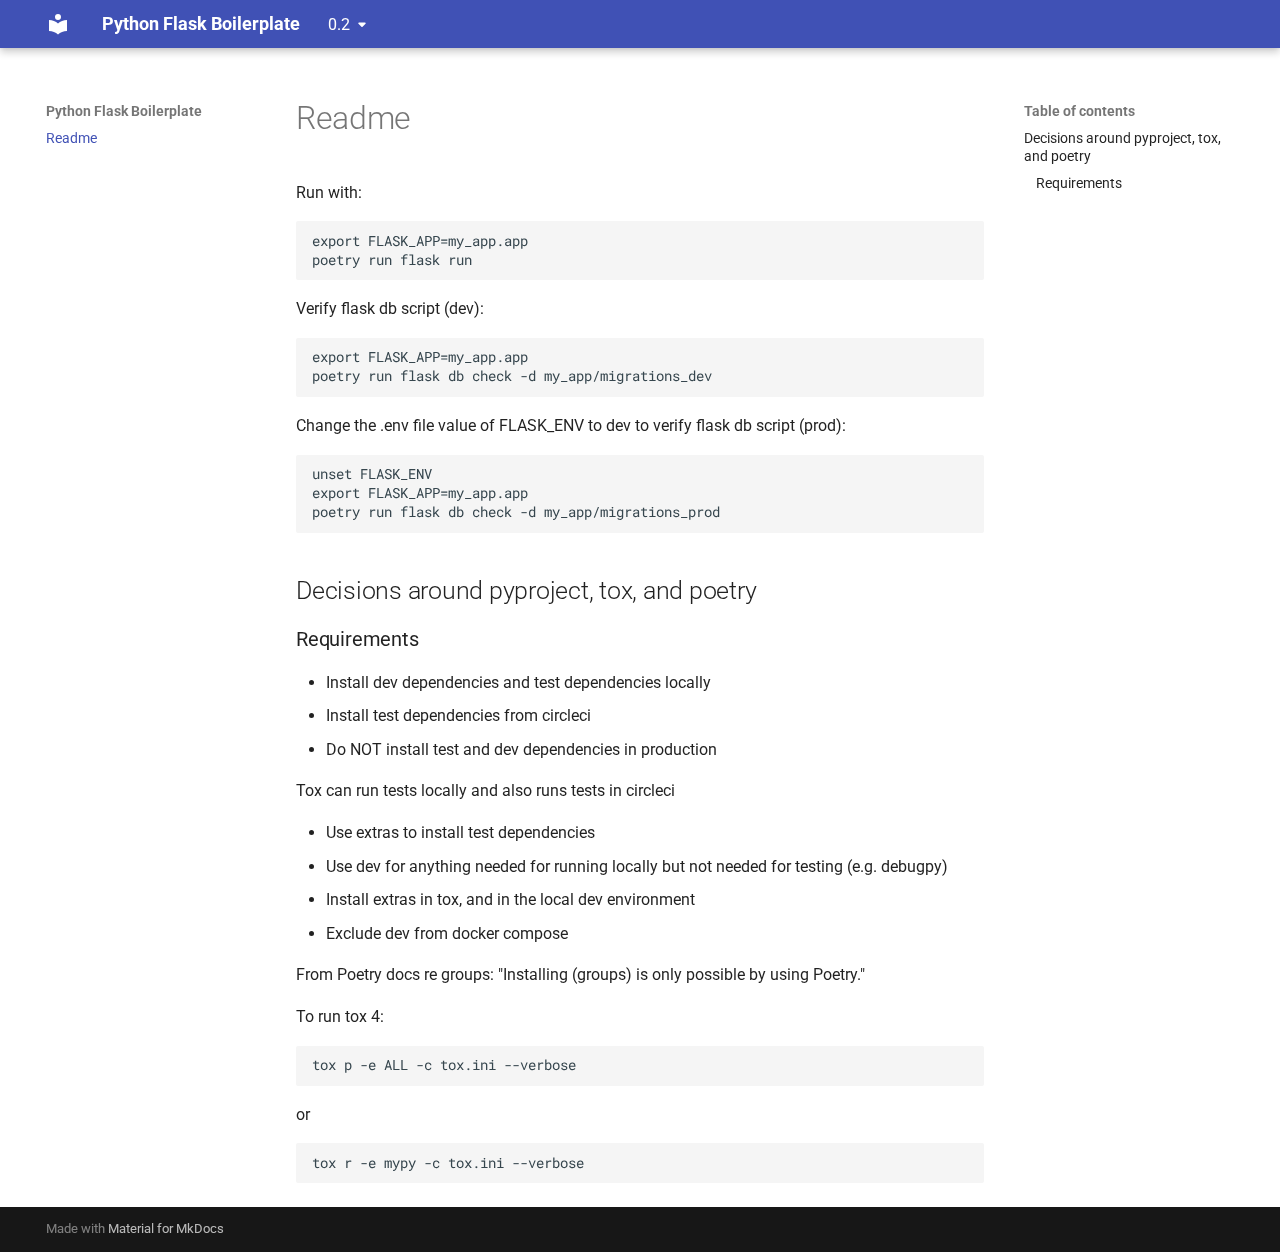
<file: 0.2/index.html>
<!doctype html>
<html lang="en" class="no-js">
  <head>
    
      <meta charset="utf-8">
      <meta name="viewport" content="width=device-width,initial-scale=1">
      
      
      
      
      
      
      <link rel="icon" href="assets/images/favicon.png">
      <meta name="generator" content="mkdocs-1.5.3, mkdocs-material-9.5.15">
    
    
      
        <title>Python Flask Boilerplate</title>
      
    
    
      <link rel="stylesheet" href="assets/stylesheets/main.7e359304.min.css">
      
      


    
    
      
    
    
      
        
        
        <link rel="preconnect" href="https://fonts.gstatic.com" crossorigin>
        <link rel="stylesheet" href="https://fonts.googleapis.com/css?family=Roboto:300,300i,400,400i,700,700i%7CRoboto+Mono:400,400i,700,700i&display=fallback">
        <style>:root{--md-text-font:"Roboto";--md-code-font:"Roboto Mono"}</style>
      
    
    
    <script>__md_scope=new URL(".",location),__md_hash=e=>[...e].reduce((e,_)=>(e<<5)-e+_.charCodeAt(0),0),__md_get=(e,_=localStorage,t=__md_scope)=>JSON.parse(_.getItem(t.pathname+"."+e)),__md_set=(e,_,t=localStorage,a=__md_scope)=>{try{t.setItem(a.pathname+"."+e,JSON.stringify(_))}catch(e){}}</script>
    
      

    
    
    
  </head>
  
  
    <body dir="ltr">
  
    
    <input class="md-toggle" data-md-toggle="drawer" type="checkbox" id="__drawer" autocomplete="off">
    <input class="md-toggle" data-md-toggle="search" type="checkbox" id="__search" autocomplete="off">
    <label class="md-overlay" for="__drawer"></label>
    <div data-md-component="skip">
      
        
        <a href="#readme" class="md-skip">
          Skip to content
        </a>
      
    </div>
    <div data-md-component="announce">
      
    </div>
    
      <div data-md-color-scheme="default" data-md-component="outdated" hidden>
        
      </div>
    
    
      

  

<header class="md-header md-header--shadow" data-md-component="header">
  <nav class="md-header__inner md-grid" aria-label="Header">
    <a href="." title="Python Flask Boilerplate" class="md-header__button md-logo" aria-label="Python Flask Boilerplate" data-md-component="logo">
      
  
  <svg xmlns="http://www.w3.org/2000/svg" viewBox="0 0 24 24"><path d="M12 8a3 3 0 0 0 3-3 3 3 0 0 0-3-3 3 3 0 0 0-3 3 3 3 0 0 0 3 3m0 3.54C9.64 9.35 6.5 8 3 8v11c3.5 0 6.64 1.35 9 3.54 2.36-2.19 5.5-3.54 9-3.54V8c-3.5 0-6.64 1.35-9 3.54Z"/></svg>

    </a>
    <label class="md-header__button md-icon" for="__drawer">
      
      <svg xmlns="http://www.w3.org/2000/svg" viewBox="0 0 24 24"><path d="M3 6h18v2H3V6m0 5h18v2H3v-2m0 5h18v2H3v-2Z"/></svg>
    </label>
    <div class="md-header__title" data-md-component="header-title">
      <div class="md-header__ellipsis">
        <div class="md-header__topic">
          <span class="md-ellipsis">
            Python Flask Boilerplate
          </span>
        </div>
        <div class="md-header__topic" data-md-component="header-topic">
          <span class="md-ellipsis">
            
              Readme
            
          </span>
        </div>
      </div>
    </div>
    
    
      <script>var media,input,key,value,palette=__md_get("__palette");if(palette&&palette.color){"(prefers-color-scheme)"===palette.color.media&&(media=matchMedia("(prefers-color-scheme: light)"),input=document.querySelector(media.matches?"[data-md-color-media='(prefers-color-scheme: light)']":"[data-md-color-media='(prefers-color-scheme: dark)']"),palette.color.media=input.getAttribute("data-md-color-media"),palette.color.scheme=input.getAttribute("data-md-color-scheme"),palette.color.primary=input.getAttribute("data-md-color-primary"),palette.color.accent=input.getAttribute("data-md-color-accent"));for([key,value]of Object.entries(palette.color))document.body.setAttribute("data-md-color-"+key,value)}</script>
    
    
    
    
  </nav>
  
</header>
    
    <div class="md-container" data-md-component="container">
      
      
        
          
        
      
      <main class="md-main" data-md-component="main">
        <div class="md-main__inner md-grid">
          
            
              
              <div class="md-sidebar md-sidebar--primary" data-md-component="sidebar" data-md-type="navigation" >
                <div class="md-sidebar__scrollwrap">
                  <div class="md-sidebar__inner">
                    



<nav class="md-nav md-nav--primary" aria-label="Navigation" data-md-level="0">
  <label class="md-nav__title" for="__drawer">
    <a href="." title="Python Flask Boilerplate" class="md-nav__button md-logo" aria-label="Python Flask Boilerplate" data-md-component="logo">
      
  
  <svg xmlns="http://www.w3.org/2000/svg" viewBox="0 0 24 24"><path d="M12 8a3 3 0 0 0 3-3 3 3 0 0 0-3-3 3 3 0 0 0-3 3 3 3 0 0 0 3 3m0 3.54C9.64 9.35 6.5 8 3 8v11c3.5 0 6.64 1.35 9 3.54 2.36-2.19 5.5-3.54 9-3.54V8c-3.5 0-6.64 1.35-9 3.54Z"/></svg>

    </a>
    Python Flask Boilerplate
  </label>
  
  <ul class="md-nav__list" data-md-scrollfix>
    
      
      
  
  
    
  
  
  
    <li class="md-nav__item md-nav__item--active">
      
      <input class="md-nav__toggle md-toggle" type="checkbox" id="__toc">
      
      
        
      
      
        <label class="md-nav__link md-nav__link--active" for="__toc">
          
  
  <span class="md-ellipsis">
    Readme
  </span>
  

          <span class="md-nav__icon md-icon"></span>
        </label>
      
      <a href="." class="md-nav__link md-nav__link--active">
        
  
  <span class="md-ellipsis">
    Readme
  </span>
  

      </a>
      
        

<nav class="md-nav md-nav--secondary" aria-label="Table of contents">
  
  
  
    
  
  
    <label class="md-nav__title" for="__toc">
      <span class="md-nav__icon md-icon"></span>
      Table of contents
    </label>
    <ul class="md-nav__list" data-md-component="toc" data-md-scrollfix>
      
        <li class="md-nav__item">
  <a href="#decisions-around-pyproject-tox-and-poetry" class="md-nav__link">
    <span class="md-ellipsis">
      Decisions around pyproject, tox, and poetry
    </span>
  </a>
  
    <nav class="md-nav" aria-label="Decisions around pyproject, tox, and poetry">
      <ul class="md-nav__list">
        
          <li class="md-nav__item">
  <a href="#requirements" class="md-nav__link">
    <span class="md-ellipsis">
      Requirements
    </span>
  </a>
  
</li>
        
      </ul>
    </nav>
  
</li>
      
    </ul>
  
</nav>
      
    </li>
  

    
  </ul>
</nav>
                  </div>
                </div>
              </div>
            
            
              
              <div class="md-sidebar md-sidebar--secondary" data-md-component="sidebar" data-md-type="toc" >
                <div class="md-sidebar__scrollwrap">
                  <div class="md-sidebar__inner">
                    

<nav class="md-nav md-nav--secondary" aria-label="Table of contents">
  
  
  
    
  
  
    <label class="md-nav__title" for="__toc">
      <span class="md-nav__icon md-icon"></span>
      Table of contents
    </label>
    <ul class="md-nav__list" data-md-component="toc" data-md-scrollfix>
      
        <li class="md-nav__item">
  <a href="#decisions-around-pyproject-tox-and-poetry" class="md-nav__link">
    <span class="md-ellipsis">
      Decisions around pyproject, tox, and poetry
    </span>
  </a>
  
    <nav class="md-nav" aria-label="Decisions around pyproject, tox, and poetry">
      <ul class="md-nav__list">
        
          <li class="md-nav__item">
  <a href="#requirements" class="md-nav__link">
    <span class="md-ellipsis">
      Requirements
    </span>
  </a>
  
</li>
        
      </ul>
    </nav>
  
</li>
      
    </ul>
  
</nav>
                  </div>
                </div>
              </div>
            
          
          
            <div class="md-content" data-md-component="content">
              <article class="md-content__inner md-typeset">
                
                  


<h1 id="readme">Readme</h1>
<p>Run with:</p>
<pre><code class="language-zsh">export FLASK_APP=my_app.app
poetry run flask run
</code></pre>
<p>Verify flask db script (dev):</p>
<pre><code class="language-bash">export FLASK_APP=my_app.app
poetry run flask db check -d my_app/migrations_dev
</code></pre>
<p>Change the .env file value of FLASK_ENV to dev to verify flask db script (prod):</p>
<pre><code class="language-bash">unset FLASK_ENV
export FLASK_APP=my_app.app
poetry run flask db check -d my_app/migrations_prod
</code></pre>
<h2 id="decisions-around-pyproject-tox-and-poetry">Decisions around pyproject, tox, and poetry</h2>
<h3 id="requirements">Requirements</h3>
<ul>
<li>Install dev dependencies and test dependencies locally</li>
<li>Install test dependencies from circleci</li>
<li>Do NOT install test and dev dependencies in production</li>
</ul>
<p>Tox can run tests locally and also runs tests in circleci</p>
<ul>
<li>Use extras to install test dependencies</li>
<li>Use dev for anything needed for running locally but not needed for testing (e.g. debugpy)</li>
<li>Install extras in tox, and in the local dev environment</li>
<li>Exclude dev from docker compose</li>
</ul>
<p>From Poetry docs re groups: "Installing (groups) is only possible by using Poetry."</p>
<p>To run tox 4:</p>
<pre><code class="language-zsh">tox p -e ALL -c tox.ini --verbose
</code></pre>
<p>or</p>
<pre><code class="language-zsh">tox r -e mypy -c tox.ini --verbose
</code></pre>












                
              </article>
            </div>
          
          
<script>var target=document.getElementById(location.hash.slice(1));target&&target.name&&(target.checked=target.name.startsWith("__tabbed_"))</script>
        </div>
        
      </main>
      
        <footer class="md-footer">
  
  <div class="md-footer-meta md-typeset">
    <div class="md-footer-meta__inner md-grid">
      <div class="md-copyright">
  
  
    Made with
    <a href="https://squidfunk.github.io/mkdocs-material/" target="_blank" rel="noopener">
      Material for MkDocs
    </a>
  
</div>
      
    </div>
  </div>
</footer>
      
    </div>
    <div class="md-dialog" data-md-component="dialog">
      <div class="md-dialog__inner md-typeset"></div>
    </div>
    
    
    <script id="__config" type="application/json">{"base": ".", "features": [], "search": "assets/javascripts/workers/search.b8dbb3d2.min.js", "translations": {"clipboard.copied": "Copied to clipboard", "clipboard.copy": "Copy to clipboard", "search.result.more.one": "1 more on this page", "search.result.more.other": "# more on this page", "search.result.none": "No matching documents", "search.result.one": "1 matching document", "search.result.other": "# matching documents", "search.result.placeholder": "Type to start searching", "search.result.term.missing": "Missing", "select.version": "Select version"}, "version": {"provider": "mike"}}</script>
    
    
      <script src="assets/javascripts/bundle.bd41221c.min.js"></script>
      
    
  </body>
</html>
</file>
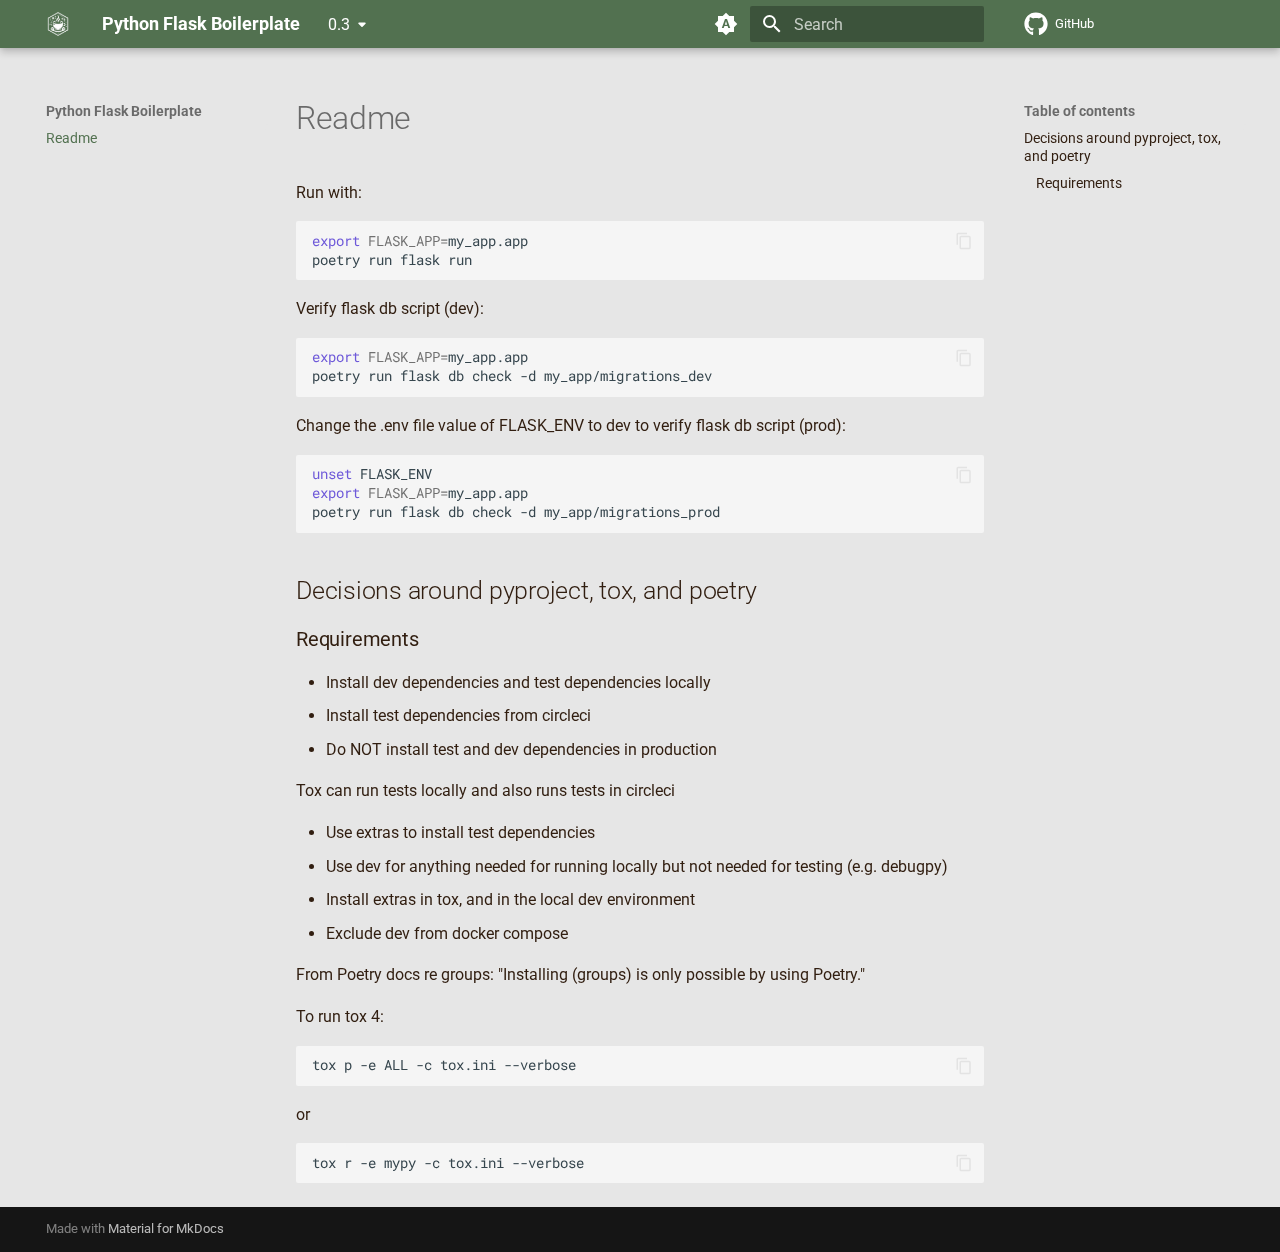
<file: 0.3/index.html>
<!doctype html>
<html lang="en" class="no-js">
  <head>
    
      <meta charset="utf-8">
      <meta name="viewport" content="width=device-width,initial-scale=1">
      
      
      
      
      
      
      <link rel="icon" href="assets/coffee-anon-logo-green-32x32.png">
      <meta name="generator" content="mkdocs-1.5.3, mkdocs-material-9.5.15">
    
    
      
        <title>Python Flask Boilerplate</title>
      
    
    
      <link rel="stylesheet" href="assets/stylesheets/main.7e359304.min.css">
      
        
        <link rel="stylesheet" href="assets/stylesheets/palette.06af60db.min.css">
      
      
  
  
    
    
  
  
  <style>:root{--md-admonition-icon--note:url('data:image/svg+xml;charset=utf-8,<svg xmlns="http://www.w3.org/2000/svg" viewBox="0 0 512 512"><!--! Font Awesome Free 6.5.1 by @fontawesome - https://fontawesome.com License - https://fontawesome.com/license/free (Icons: CC BY 4.0, Fonts: SIL OFL 1.1, Code: MIT License) Copyright 2023 Fonticons, Inc.--><path d="M256 512a256 256 0 1 0 0-512 256 256 0 1 0 0 512zm-40-176h24v-64h-24c-13.3 0-24-10.7-24-24s10.7-24 24-24h48c13.3 0 24 10.7 24 24v88h8c13.3 0 24 10.7 24 24s-10.7 24-24 24h-80c-13.3 0-24-10.7-24-24s10.7-24 24-24zm40-208a32 32 0 1 1 0 64 32 32 0 1 1 0-64z"/></svg>');}</style>



    
    
      
    
    
      
        
        
        <link rel="preconnect" href="https://fonts.gstatic.com" crossorigin>
        <link rel="stylesheet" href="https://fonts.googleapis.com/css?family=Roboto:300,300i,400,400i,700,700i%7CRoboto+Mono:400,400i,700,700i&display=fallback">
        <style>:root{--md-text-font:"Roboto";--md-code-font:"Roboto Mono"}</style>
      
    
    
      <link rel="stylesheet" href="stylesheets/extra.css">
    
    <script>__md_scope=new URL(".",location),__md_hash=e=>[...e].reduce((e,_)=>(e<<5)-e+_.charCodeAt(0),0),__md_get=(e,_=localStorage,t=__md_scope)=>JSON.parse(_.getItem(t.pathname+"."+e)),__md_set=(e,_,t=localStorage,a=__md_scope)=>{try{t.setItem(a.pathname+"."+e,JSON.stringify(_))}catch(e){}}</script>
    
      

    
    
    
  </head>
  
  
    
    
      
    
    
    
    
    <body dir="ltr" data-md-color-scheme="default" data-md-color-primary="custom" data-md-color-accent="indigo">
  
    
    <input class="md-toggle" data-md-toggle="drawer" type="checkbox" id="__drawer" autocomplete="off">
    <input class="md-toggle" data-md-toggle="search" type="checkbox" id="__search" autocomplete="off">
    <label class="md-overlay" for="__drawer"></label>
    <div data-md-component="skip">
      
        
        <a href="#readme" class="md-skip">
          Skip to content
        </a>
      
    </div>
    <div data-md-component="announce">
      
    </div>
    
      <div data-md-color-scheme="default" data-md-component="outdated" hidden>
        
      </div>
    
    
      

  

<header class="md-header md-header--shadow" data-md-component="header">
  <nav class="md-header__inner md-grid" aria-label="Header">
    <a href="." title="Python Flask Boilerplate" class="md-header__button md-logo" aria-label="Python Flask Boilerplate" data-md-component="logo">
      
  <img src="assets/coffee-anon-logo-green.png" alt="logo">

    </a>
    <label class="md-header__button md-icon" for="__drawer">
      
      <svg xmlns="http://www.w3.org/2000/svg" viewBox="0 0 24 24"><path d="M3 6h18v2H3V6m0 5h18v2H3v-2m0 5h18v2H3v-2Z"/></svg>
    </label>
    <div class="md-header__title" data-md-component="header-title">
      <div class="md-header__ellipsis">
        <div class="md-header__topic">
          <span class="md-ellipsis">
            Python Flask Boilerplate
          </span>
        </div>
        <div class="md-header__topic" data-md-component="header-topic">
          <span class="md-ellipsis">
            
              Readme
            
          </span>
        </div>
      </div>
    </div>
    
      
        <form class="md-header__option" data-md-component="palette">
  
    
    
    
    <input class="md-option" data-md-color-media="(prefers-color-scheme)" data-md-color-scheme="default" data-md-color-primary="custom" data-md-color-accent="indigo"  aria-label="Switch to light mode"  type="radio" name="__palette" id="__palette_0">
    
      <label class="md-header__button md-icon" title="Switch to light mode" for="__palette_1" hidden>
        <svg xmlns="http://www.w3.org/2000/svg" viewBox="0 0 24 24"><path d="m14.3 16-.7-2h-3.2l-.7 2H7.8L11 7h2l3.2 9h-1.9M20 8.69V4h-4.69L12 .69 8.69 4H4v4.69L.69 12 4 15.31V20h4.69L12 23.31 15.31 20H20v-4.69L23.31 12 20 8.69m-9.15 3.96h2.3L12 9l-1.15 3.65Z"/></svg>
      </label>
    
  
    
    
    
    <input class="md-option" data-md-color-media="(prefers-color-scheme: light)" data-md-color-scheme="default" data-md-color-primary="custom" data-md-color-accent="indigo"  aria-label="Switch to dark mode"  type="radio" name="__palette" id="__palette_1">
    
      <label class="md-header__button md-icon" title="Switch to dark mode" for="__palette_2" hidden>
        <svg xmlns="http://www.w3.org/2000/svg" viewBox="0 0 24 24"><path d="M12 8a4 4 0 0 0-4 4 4 4 0 0 0 4 4 4 4 0 0 0 4-4 4 4 0 0 0-4-4m0 10a6 6 0 0 1-6-6 6 6 0 0 1 6-6 6 6 0 0 1 6 6 6 6 0 0 1-6 6m8-9.31V4h-4.69L12 .69 8.69 4H4v4.69L.69 12 4 15.31V20h4.69L12 23.31 15.31 20H20v-4.69L23.31 12 20 8.69Z"/></svg>
      </label>
    
  
    
    
    
    <input class="md-option" data-md-color-media="(prefers-color-scheme: dark)" data-md-color-scheme="slate" data-md-color-primary="custom" data-md-color-accent="indigo"  aria-label="Switch to system preference"  type="radio" name="__palette" id="__palette_2">
    
      <label class="md-header__button md-icon" title="Switch to system preference" for="__palette_0" hidden>
        <svg xmlns="http://www.w3.org/2000/svg" viewBox="0 0 24 24"><path d="M12 18c-.89 0-1.74-.2-2.5-.55C11.56 16.5 13 14.42 13 12c0-2.42-1.44-4.5-3.5-5.45C10.26 6.2 11.11 6 12 6a6 6 0 0 1 6 6 6 6 0 0 1-6 6m8-9.31V4h-4.69L12 .69 8.69 4H4v4.69L.69 12 4 15.31V20h4.69L12 23.31 15.31 20H20v-4.69L23.31 12 20 8.69Z"/></svg>
      </label>
    
  
</form>
      
    
    
      <script>var media,input,key,value,palette=__md_get("__palette");if(palette&&palette.color){"(prefers-color-scheme)"===palette.color.media&&(media=matchMedia("(prefers-color-scheme: light)"),input=document.querySelector(media.matches?"[data-md-color-media='(prefers-color-scheme: light)']":"[data-md-color-media='(prefers-color-scheme: dark)']"),palette.color.media=input.getAttribute("data-md-color-media"),palette.color.scheme=input.getAttribute("data-md-color-scheme"),palette.color.primary=input.getAttribute("data-md-color-primary"),palette.color.accent=input.getAttribute("data-md-color-accent"));for([key,value]of Object.entries(palette.color))document.body.setAttribute("data-md-color-"+key,value)}</script>
    
    
    
      <label class="md-header__button md-icon" for="__search">
        
        <svg xmlns="http://www.w3.org/2000/svg" viewBox="0 0 24 24"><path d="M9.5 3A6.5 6.5 0 0 1 16 9.5c0 1.61-.59 3.09-1.56 4.23l.27.27h.79l5 5-1.5 1.5-5-5v-.79l-.27-.27A6.516 6.516 0 0 1 9.5 16 6.5 6.5 0 0 1 3 9.5 6.5 6.5 0 0 1 9.5 3m0 2C7 5 5 7 5 9.5S7 14 9.5 14 14 12 14 9.5 12 5 9.5 5Z"/></svg>
      </label>
      <div class="md-search" data-md-component="search" role="dialog">
  <label class="md-search__overlay" for="__search"></label>
  <div class="md-search__inner" role="search">
    <form class="md-search__form" name="search">
      <input type="text" class="md-search__input" name="query" aria-label="Search" placeholder="Search" autocapitalize="off" autocorrect="off" autocomplete="off" spellcheck="false" data-md-component="search-query" required>
      <label class="md-search__icon md-icon" for="__search">
        
        <svg xmlns="http://www.w3.org/2000/svg" viewBox="0 0 24 24"><path d="M9.5 3A6.5 6.5 0 0 1 16 9.5c0 1.61-.59 3.09-1.56 4.23l.27.27h.79l5 5-1.5 1.5-5-5v-.79l-.27-.27A6.516 6.516 0 0 1 9.5 16 6.5 6.5 0 0 1 3 9.5 6.5 6.5 0 0 1 9.5 3m0 2C7 5 5 7 5 9.5S7 14 9.5 14 14 12 14 9.5 12 5 9.5 5Z"/></svg>
        
        <svg xmlns="http://www.w3.org/2000/svg" viewBox="0 0 24 24"><path d="M20 11v2H8l5.5 5.5-1.42 1.42L4.16 12l7.92-7.92L13.5 5.5 8 11h12Z"/></svg>
      </label>
      <nav class="md-search__options" aria-label="Search">
        
        <button type="reset" class="md-search__icon md-icon" title="Clear" aria-label="Clear" tabindex="-1">
          
          <svg xmlns="http://www.w3.org/2000/svg" viewBox="0 0 24 24"><path d="M19 6.41 17.59 5 12 10.59 6.41 5 5 6.41 10.59 12 5 17.59 6.41 19 12 13.41 17.59 19 19 17.59 13.41 12 19 6.41Z"/></svg>
        </button>
      </nav>
      
    </form>
    <div class="md-search__output">
      <div class="md-search__scrollwrap" data-md-scrollfix>
        <div class="md-search-result" data-md-component="search-result">
          <div class="md-search-result__meta">
            Initializing search
          </div>
          <ol class="md-search-result__list" role="presentation"></ol>
        </div>
      </div>
    </div>
  </div>
</div>
    
    
      <div class="md-header__source">
        <a href="https://github.com/CoffeeAnon/python_flask_boilerplate" title="Go to repository" class="md-source" data-md-component="source">
  <div class="md-source__icon md-icon">
    
    <svg xmlns="http://www.w3.org/2000/svg" viewBox="0 0 496 512"><!--! Font Awesome Free 6.5.1 by @fontawesome - https://fontawesome.com License - https://fontawesome.com/license/free (Icons: CC BY 4.0, Fonts: SIL OFL 1.1, Code: MIT License) Copyright 2023 Fonticons, Inc.--><path d="M165.9 397.4c0 2-2.3 3.6-5.2 3.6-3.3.3-5.6-1.3-5.6-3.6 0-2 2.3-3.6 5.2-3.6 3-.3 5.6 1.3 5.6 3.6zm-31.1-4.5c-.7 2 1.3 4.3 4.3 4.9 2.6 1 5.6 0 6.2-2s-1.3-4.3-4.3-5.2c-2.6-.7-5.5.3-6.2 2.3zm44.2-1.7c-2.9.7-4.9 2.6-4.6 4.9.3 2 2.9 3.3 5.9 2.6 2.9-.7 4.9-2.6 4.6-4.6-.3-1.9-3-3.2-5.9-2.9zM244.8 8C106.1 8 0 113.3 0 252c0 110.9 69.8 205.8 169.5 239.2 12.8 2.3 17.3-5.6 17.3-12.1 0-6.2-.3-40.4-.3-61.4 0 0-70 15-84.7-29.8 0 0-11.4-29.1-27.8-36.6 0 0-22.9-15.7 1.6-15.4 0 0 24.9 2 38.6 25.8 21.9 38.6 58.6 27.5 72.9 20.9 2.3-16 8.8-27.1 16-33.7-55.9-6.2-112.3-14.3-112.3-110.5 0-27.5 7.6-41.3 23.6-58.9-2.6-6.5-11.1-33.3 2.6-67.9 20.9-6.5 69 27 69 27 20-5.6 41.5-8.5 62.8-8.5s42.8 2.9 62.8 8.5c0 0 48.1-33.6 69-27 13.7 34.7 5.2 61.4 2.6 67.9 16 17.7 25.8 31.5 25.8 58.9 0 96.5-58.9 104.2-114.8 110.5 9.2 7.9 17 22.9 17 46.4 0 33.7-.3 75.4-.3 83.6 0 6.5 4.6 14.4 17.3 12.1C428.2 457.8 496 362.9 496 252 496 113.3 383.5 8 244.8 8zM97.2 352.9c-1.3 1-1 3.3.7 5.2 1.6 1.6 3.9 2.3 5.2 1 1.3-1 1-3.3-.7-5.2-1.6-1.6-3.9-2.3-5.2-1zm-10.8-8.1c-.7 1.3.3 2.9 2.3 3.9 1.6 1 3.6.7 4.3-.7.7-1.3-.3-2.9-2.3-3.9-2-.6-3.6-.3-4.3.7zm32.4 35.6c-1.6 1.3-1 4.3 1.3 6.2 2.3 2.3 5.2 2.6 6.5 1 1.3-1.3.7-4.3-1.3-6.2-2.2-2.3-5.2-2.6-6.5-1zm-11.4-14.7c-1.6 1-1.6 3.6 0 5.9 1.6 2.3 4.3 3.3 5.6 2.3 1.6-1.3 1.6-3.9 0-6.2-1.4-2.3-4-3.3-5.6-2z"/></svg>
  </div>
  <div class="md-source__repository">
    GitHub
  </div>
</a>
      </div>
    
  </nav>
  
</header>
    
    <div class="md-container" data-md-component="container">
      
      
        
          
        
      
      <main class="md-main" data-md-component="main">
        <div class="md-main__inner md-grid">
          
            
              
              <div class="md-sidebar md-sidebar--primary" data-md-component="sidebar" data-md-type="navigation" >
                <div class="md-sidebar__scrollwrap">
                  <div class="md-sidebar__inner">
                    



<nav class="md-nav md-nav--primary" aria-label="Navigation" data-md-level="0">
  <label class="md-nav__title" for="__drawer">
    <a href="." title="Python Flask Boilerplate" class="md-nav__button md-logo" aria-label="Python Flask Boilerplate" data-md-component="logo">
      
  <img src="assets/coffee-anon-logo-green.png" alt="logo">

    </a>
    Python Flask Boilerplate
  </label>
  
    <div class="md-nav__source">
      <a href="https://github.com/CoffeeAnon/python_flask_boilerplate" title="Go to repository" class="md-source" data-md-component="source">
  <div class="md-source__icon md-icon">
    
    <svg xmlns="http://www.w3.org/2000/svg" viewBox="0 0 496 512"><!--! Font Awesome Free 6.5.1 by @fontawesome - https://fontawesome.com License - https://fontawesome.com/license/free (Icons: CC BY 4.0, Fonts: SIL OFL 1.1, Code: MIT License) Copyright 2023 Fonticons, Inc.--><path d="M165.9 397.4c0 2-2.3 3.6-5.2 3.6-3.3.3-5.6-1.3-5.6-3.6 0-2 2.3-3.6 5.2-3.6 3-.3 5.6 1.3 5.6 3.6zm-31.1-4.5c-.7 2 1.3 4.3 4.3 4.9 2.6 1 5.6 0 6.2-2s-1.3-4.3-4.3-5.2c-2.6-.7-5.5.3-6.2 2.3zm44.2-1.7c-2.9.7-4.9 2.6-4.6 4.9.3 2 2.9 3.3 5.9 2.6 2.9-.7 4.9-2.6 4.6-4.6-.3-1.9-3-3.2-5.9-2.9zM244.8 8C106.1 8 0 113.3 0 252c0 110.9 69.8 205.8 169.5 239.2 12.8 2.3 17.3-5.6 17.3-12.1 0-6.2-.3-40.4-.3-61.4 0 0-70 15-84.7-29.8 0 0-11.4-29.1-27.8-36.6 0 0-22.9-15.7 1.6-15.4 0 0 24.9 2 38.6 25.8 21.9 38.6 58.6 27.5 72.9 20.9 2.3-16 8.8-27.1 16-33.7-55.9-6.2-112.3-14.3-112.3-110.5 0-27.5 7.6-41.3 23.6-58.9-2.6-6.5-11.1-33.3 2.6-67.9 20.9-6.5 69 27 69 27 20-5.6 41.5-8.5 62.8-8.5s42.8 2.9 62.8 8.5c0 0 48.1-33.6 69-27 13.7 34.7 5.2 61.4 2.6 67.9 16 17.7 25.8 31.5 25.8 58.9 0 96.5-58.9 104.2-114.8 110.5 9.2 7.9 17 22.9 17 46.4 0 33.7-.3 75.4-.3 83.6 0 6.5 4.6 14.4 17.3 12.1C428.2 457.8 496 362.9 496 252 496 113.3 383.5 8 244.8 8zM97.2 352.9c-1.3 1-1 3.3.7 5.2 1.6 1.6 3.9 2.3 5.2 1 1.3-1 1-3.3-.7-5.2-1.6-1.6-3.9-2.3-5.2-1zm-10.8-8.1c-.7 1.3.3 2.9 2.3 3.9 1.6 1 3.6.7 4.3-.7.7-1.3-.3-2.9-2.3-3.9-2-.6-3.6-.3-4.3.7zm32.4 35.6c-1.6 1.3-1 4.3 1.3 6.2 2.3 2.3 5.2 2.6 6.5 1 1.3-1.3.7-4.3-1.3-6.2-2.2-2.3-5.2-2.6-6.5-1zm-11.4-14.7c-1.6 1-1.6 3.6 0 5.9 1.6 2.3 4.3 3.3 5.6 2.3 1.6-1.3 1.6-3.9 0-6.2-1.4-2.3-4-3.3-5.6-2z"/></svg>
  </div>
  <div class="md-source__repository">
    GitHub
  </div>
</a>
    </div>
  
  <ul class="md-nav__list" data-md-scrollfix>
    
      
      
  
  
    
  
  
  
    <li class="md-nav__item md-nav__item--active">
      
      <input class="md-nav__toggle md-toggle" type="checkbox" id="__toc">
      
      
        
      
      
        <label class="md-nav__link md-nav__link--active" for="__toc">
          
  
  <span class="md-ellipsis">
    Readme
  </span>
  

          <span class="md-nav__icon md-icon"></span>
        </label>
      
      <a href="." class="md-nav__link md-nav__link--active">
        
  
  <span class="md-ellipsis">
    Readme
  </span>
  

      </a>
      
        

<nav class="md-nav md-nav--secondary" aria-label="Table of contents">
  
  
  
    
  
  
    <label class="md-nav__title" for="__toc">
      <span class="md-nav__icon md-icon"></span>
      Table of contents
    </label>
    <ul class="md-nav__list" data-md-component="toc" data-md-scrollfix>
      
        <li class="md-nav__item">
  <a href="#decisions-around-pyproject-tox-and-poetry" class="md-nav__link">
    <span class="md-ellipsis">
      Decisions around pyproject, tox, and poetry
    </span>
  </a>
  
    <nav class="md-nav" aria-label="Decisions around pyproject, tox, and poetry">
      <ul class="md-nav__list">
        
          <li class="md-nav__item">
  <a href="#requirements" class="md-nav__link">
    <span class="md-ellipsis">
      Requirements
    </span>
  </a>
  
</li>
        
      </ul>
    </nav>
  
</li>
      
    </ul>
  
</nav>
      
    </li>
  

    
  </ul>
</nav>
                  </div>
                </div>
              </div>
            
            
              
              <div class="md-sidebar md-sidebar--secondary" data-md-component="sidebar" data-md-type="toc" >
                <div class="md-sidebar__scrollwrap">
                  <div class="md-sidebar__inner">
                    

<nav class="md-nav md-nav--secondary" aria-label="Table of contents">
  
  
  
    
  
  
    <label class="md-nav__title" for="__toc">
      <span class="md-nav__icon md-icon"></span>
      Table of contents
    </label>
    <ul class="md-nav__list" data-md-component="toc" data-md-scrollfix>
      
        <li class="md-nav__item">
  <a href="#decisions-around-pyproject-tox-and-poetry" class="md-nav__link">
    <span class="md-ellipsis">
      Decisions around pyproject, tox, and poetry
    </span>
  </a>
  
    <nav class="md-nav" aria-label="Decisions around pyproject, tox, and poetry">
      <ul class="md-nav__list">
        
          <li class="md-nav__item">
  <a href="#requirements" class="md-nav__link">
    <span class="md-ellipsis">
      Requirements
    </span>
  </a>
  
</li>
        
      </ul>
    </nav>
  
</li>
      
    </ul>
  
</nav>
                  </div>
                </div>
              </div>
            
          
          
            <div class="md-content" data-md-component="content">
              <article class="md-content__inner md-typeset">
                
                  

  
  


<h1 id="readme">Readme</h1>
<p>Run with:</p>
<div class="language-zsh highlight"><pre><span></span><code><span id="__span-0-1"><a id="__codelineno-0-1" name="__codelineno-0-1" href="#__codelineno-0-1"></a><span class="nb">export</span><span class="w"> </span><span class="nv">FLASK_APP</span><span class="o">=</span>my_app.app
</span><span id="__span-0-2"><a id="__codelineno-0-2" name="__codelineno-0-2" href="#__codelineno-0-2"></a>poetry<span class="w"> </span>run<span class="w"> </span>flask<span class="w"> </span>run
</span></code></pre></div>
<p>Verify flask db script (dev):</p>
<div class="language-bash highlight"><pre><span></span><code><span id="__span-1-1"><a id="__codelineno-1-1" name="__codelineno-1-1" href="#__codelineno-1-1"></a><span class="nb">export</span><span class="w"> </span><span class="nv">FLASK_APP</span><span class="o">=</span>my_app.app
</span><span id="__span-1-2"><a id="__codelineno-1-2" name="__codelineno-1-2" href="#__codelineno-1-2"></a>poetry<span class="w"> </span>run<span class="w"> </span>flask<span class="w"> </span>db<span class="w"> </span>check<span class="w"> </span>-d<span class="w"> </span>my_app/migrations_dev
</span></code></pre></div>
<p>Change the .env file value of FLASK_ENV to dev to verify flask db script (prod):</p>
<div class="language-bash highlight"><pre><span></span><code><span id="__span-2-1"><a id="__codelineno-2-1" name="__codelineno-2-1" href="#__codelineno-2-1"></a><span class="nb">unset</span><span class="w"> </span>FLASK_ENV
</span><span id="__span-2-2"><a id="__codelineno-2-2" name="__codelineno-2-2" href="#__codelineno-2-2"></a><span class="nb">export</span><span class="w"> </span><span class="nv">FLASK_APP</span><span class="o">=</span>my_app.app
</span><span id="__span-2-3"><a id="__codelineno-2-3" name="__codelineno-2-3" href="#__codelineno-2-3"></a>poetry<span class="w"> </span>run<span class="w"> </span>flask<span class="w"> </span>db<span class="w"> </span>check<span class="w"> </span>-d<span class="w"> </span>my_app/migrations_prod
</span></code></pre></div>
<h2 id="decisions-around-pyproject-tox-and-poetry">Decisions around pyproject, tox, and poetry</h2>
<h3 id="requirements">Requirements</h3>
<ul>
<li>Install dev dependencies and test dependencies locally</li>
<li>Install test dependencies from circleci</li>
<li>Do NOT install test and dev dependencies in production</li>
</ul>
<p>Tox can run tests locally and also runs tests in circleci</p>
<ul>
<li>Use extras to install test dependencies</li>
<li>Use dev for anything needed for running locally but not needed for testing (e.g. debugpy)</li>
<li>Install extras in tox, and in the local dev environment</li>
<li>Exclude dev from docker compose</li>
</ul>
<p>From Poetry docs re groups: "Installing (groups) is only possible by using Poetry."</p>
<p>To run tox 4:</p>
<div class="language-zsh highlight"><pre><span></span><code><span id="__span-3-1"><a id="__codelineno-3-1" name="__codelineno-3-1" href="#__codelineno-3-1"></a>tox<span class="w"> </span>p<span class="w"> </span>-e<span class="w"> </span>ALL<span class="w"> </span>-c<span class="w"> </span>tox.ini<span class="w"> </span>--verbose
</span></code></pre></div>
<p>or</p>
<div class="language-zsh highlight"><pre><span></span><code><span id="__span-4-1"><a id="__codelineno-4-1" name="__codelineno-4-1" href="#__codelineno-4-1"></a>tox<span class="w"> </span>r<span class="w"> </span>-e<span class="w"> </span>mypy<span class="w"> </span>-c<span class="w"> </span>tox.ini<span class="w"> </span>--verbose
</span></code></pre></div>












                
              </article>
            </div>
          
          
<script>var target=document.getElementById(location.hash.slice(1));target&&target.name&&(target.checked=target.name.startsWith("__tabbed_"))</script>
        </div>
        
      </main>
      
        <footer class="md-footer">
  
  <div class="md-footer-meta md-typeset">
    <div class="md-footer-meta__inner md-grid">
      <div class="md-copyright">
  
  
    Made with
    <a href="https://squidfunk.github.io/mkdocs-material/" target="_blank" rel="noopener">
      Material for MkDocs
    </a>
  
</div>
      
    </div>
  </div>
</footer>
      
    </div>
    <div class="md-dialog" data-md-component="dialog">
      <div class="md-dialog__inner md-typeset"></div>
    </div>
    
    
    <script id="__config" type="application/json">{"base": ".", "features": ["navigation.sections", "navigation.indexes", "toc.follow", "content.code.copy"], "search": "assets/javascripts/workers/search.b8dbb3d2.min.js", "translations": {"clipboard.copied": "Copied to clipboard", "clipboard.copy": "Copy to clipboard", "search.result.more.one": "1 more on this page", "search.result.more.other": "# more on this page", "search.result.none": "No matching documents", "search.result.one": "1 matching document", "search.result.other": "# matching documents", "search.result.placeholder": "Type to start searching", "search.result.term.missing": "Missing", "select.version": "Select version"}, "version": {"provider": "mike"}}</script>
    
    
      <script src="assets/javascripts/bundle.bd41221c.min.js"></script>
      
    
  </body>
</html>
</file>
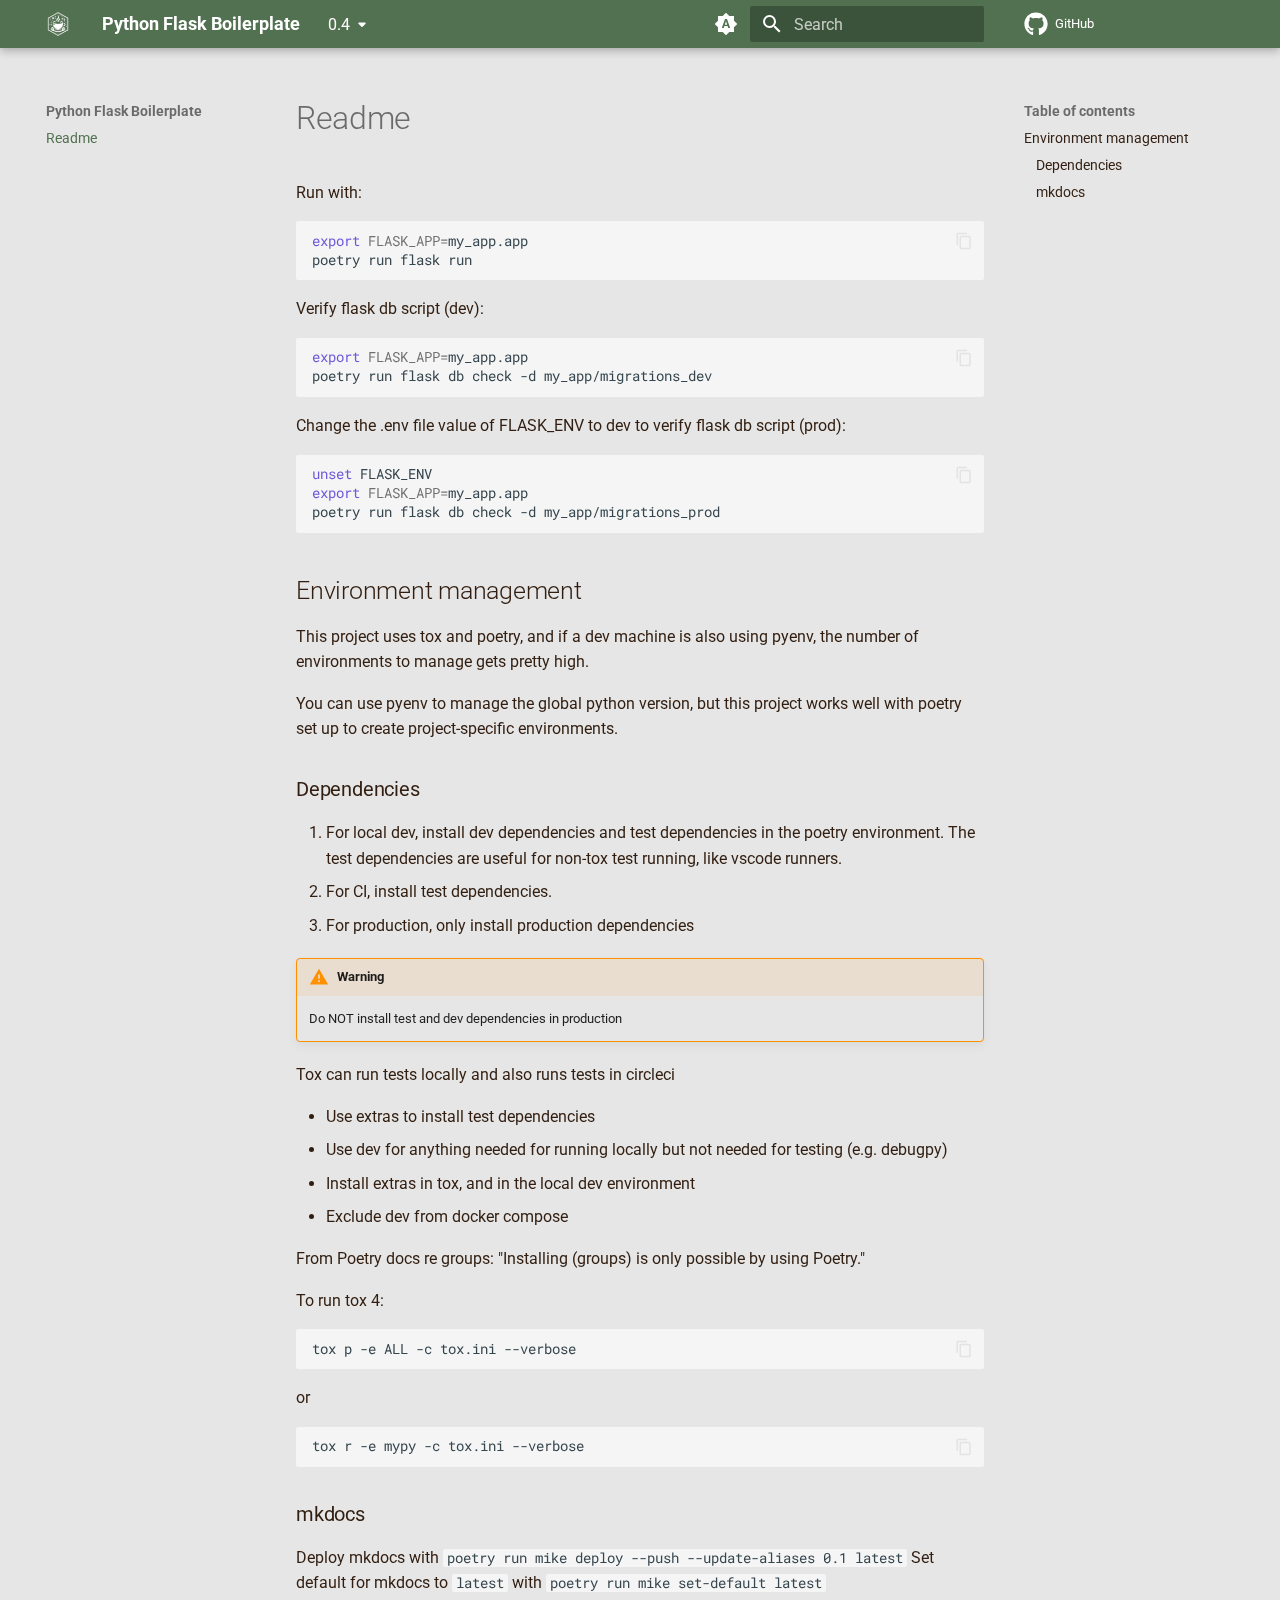
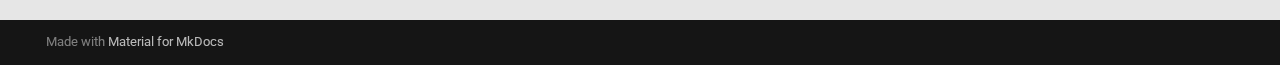
<file: 0.4/index.html>
<!doctype html>
<html lang="en" class="no-js">
  <head>
    
      <meta charset="utf-8">
      <meta name="viewport" content="width=device-width,initial-scale=1">
      
      
      
      
      
      
      <link rel="icon" href="assets/coffee-anon-logo-green-32x32.png">
      <meta name="generator" content="mkdocs-1.6.1, mkdocs-material-9.5.42">
    
    
      
        <title>Python Flask Boilerplate</title>
      
    
    
      <link rel="stylesheet" href="assets/stylesheets/main.0253249f.min.css">
      
        
        <link rel="stylesheet" href="assets/stylesheets/palette.06af60db.min.css">
      
      
  
  
    
    
  
  
  <style>:root{--md-admonition-icon--note:url('data:image/svg+xml;charset=utf-8,<svg xmlns="http://www.w3.org/2000/svg" viewBox="0 0 512 512"><!--! Font Awesome Free 6.6.0 by @fontawesome - https://fontawesome.com License - https://fontawesome.com/license/free (Icons: CC BY 4.0, Fonts: SIL OFL 1.1, Code: MIT License) Copyright 2024 Fonticons, Inc.--><path d="M256 512a256 256 0 1 0 0-512 256 256 0 1 0 0 512m-40-176h24v-64h-24c-13.3 0-24-10.7-24-24s10.7-24 24-24h48c13.3 0 24 10.7 24 24v88h8c13.3 0 24 10.7 24 24s-10.7 24-24 24h-80c-13.3 0-24-10.7-24-24s10.7-24 24-24m40-208a32 32 0 1 1 0 64 32 32 0 1 1 0-64"/></svg>');}</style>



    
    
      
    
    
      
        
        
        <link rel="preconnect" href="https://fonts.gstatic.com" crossorigin>
        <link rel="stylesheet" href="https://fonts.googleapis.com/css?family=Roboto:300,300i,400,400i,700,700i%7CRoboto+Mono:400,400i,700,700i&display=fallback">
        <style>:root{--md-text-font:"Roboto";--md-code-font:"Roboto Mono"}</style>
      
    
    
      <link rel="stylesheet" href="stylesheets/extra.css">
    
    <script>__md_scope=new URL(".",location),__md_hash=e=>[...e].reduce(((e,_)=>(e<<5)-e+_.charCodeAt(0)),0),__md_get=(e,_=localStorage,t=__md_scope)=>JSON.parse(_.getItem(t.pathname+"."+e)),__md_set=(e,_,t=localStorage,a=__md_scope)=>{try{t.setItem(a.pathname+"."+e,JSON.stringify(_))}catch(e){}}</script>
    
      

    
    
    
  </head>
  
  
    
    
      
    
    
    
    
    <body dir="ltr" data-md-color-scheme="default" data-md-color-primary="custom" data-md-color-accent="indigo">
  
    
    <input class="md-toggle" data-md-toggle="drawer" type="checkbox" id="__drawer" autocomplete="off">
    <input class="md-toggle" data-md-toggle="search" type="checkbox" id="__search" autocomplete="off">
    <label class="md-overlay" for="__drawer"></label>
    <div data-md-component="skip">
      
        
        <a href="#readme" class="md-skip">
          Skip to content
        </a>
      
    </div>
    <div data-md-component="announce">
      
    </div>
    
      <div data-md-color-scheme="default" data-md-component="outdated" hidden>
        
      </div>
    
    
      

  

<header class="md-header md-header--shadow" data-md-component="header">
  <nav class="md-header__inner md-grid" aria-label="Header">
    <a href="." title="Python Flask Boilerplate" class="md-header__button md-logo" aria-label="Python Flask Boilerplate" data-md-component="logo">
      
  <img src="assets/coffee-anon-logo-green.png" alt="logo">

    </a>
    <label class="md-header__button md-icon" for="__drawer">
      
      <svg xmlns="http://www.w3.org/2000/svg" viewBox="0 0 24 24"><path d="M3 6h18v2H3zm0 5h18v2H3zm0 5h18v2H3z"/></svg>
    </label>
    <div class="md-header__title" data-md-component="header-title">
      <div class="md-header__ellipsis">
        <div class="md-header__topic">
          <span class="md-ellipsis">
            Python Flask Boilerplate
          </span>
        </div>
        <div class="md-header__topic" data-md-component="header-topic">
          <span class="md-ellipsis">
            
              Readme
            
          </span>
        </div>
      </div>
    </div>
    
      
        <form class="md-header__option" data-md-component="palette">
  
    
    
    
    <input class="md-option" data-md-color-media="(prefers-color-scheme)" data-md-color-scheme="default" data-md-color-primary="custom" data-md-color-accent="indigo"  aria-label="Switch to light mode"  type="radio" name="__palette" id="__palette_0">
    
      <label class="md-header__button md-icon" title="Switch to light mode" for="__palette_1" hidden>
        <svg xmlns="http://www.w3.org/2000/svg" viewBox="0 0 24 24"><path d="m14.3 16-.7-2h-3.2l-.7 2H7.8L11 7h2l3.2 9zM20 8.69V4h-4.69L12 .69 8.69 4H4v4.69L.69 12 4 15.31V20h4.69L12 23.31 15.31 20H20v-4.69L23.31 12zm-9.15 3.96h2.3L12 9z"/></svg>
      </label>
    
  
    
    
    
    <input class="md-option" data-md-color-media="(prefers-color-scheme: light)" data-md-color-scheme="default" data-md-color-primary="custom" data-md-color-accent="indigo"  aria-label="Switch to dark mode"  type="radio" name="__palette" id="__palette_1">
    
      <label class="md-header__button md-icon" title="Switch to dark mode" for="__palette_2" hidden>
        <svg xmlns="http://www.w3.org/2000/svg" viewBox="0 0 24 24"><path d="M12 8a4 4 0 0 0-4 4 4 4 0 0 0 4 4 4 4 0 0 0 4-4 4 4 0 0 0-4-4m0 10a6 6 0 0 1-6-6 6 6 0 0 1 6-6 6 6 0 0 1 6 6 6 6 0 0 1-6 6m8-9.31V4h-4.69L12 .69 8.69 4H4v4.69L.69 12 4 15.31V20h4.69L12 23.31 15.31 20H20v-4.69L23.31 12z"/></svg>
      </label>
    
  
    
    
    
    <input class="md-option" data-md-color-media="(prefers-color-scheme: dark)" data-md-color-scheme="slate" data-md-color-primary="custom" data-md-color-accent="indigo"  aria-label="Switch to system preference"  type="radio" name="__palette" id="__palette_2">
    
      <label class="md-header__button md-icon" title="Switch to system preference" for="__palette_0" hidden>
        <svg xmlns="http://www.w3.org/2000/svg" viewBox="0 0 24 24"><path d="M12 18c-.89 0-1.74-.2-2.5-.55C11.56 16.5 13 14.42 13 12s-1.44-4.5-3.5-5.45C10.26 6.2 11.11 6 12 6a6 6 0 0 1 6 6 6 6 0 0 1-6 6m8-9.31V4h-4.69L12 .69 8.69 4H4v4.69L.69 12 4 15.31V20h4.69L12 23.31 15.31 20H20v-4.69L23.31 12z"/></svg>
      </label>
    
  
</form>
      
    
    
      <script>var palette=__md_get("__palette");if(palette&&palette.color){if("(prefers-color-scheme)"===palette.color.media){var media=matchMedia("(prefers-color-scheme: light)"),input=document.querySelector(media.matches?"[data-md-color-media='(prefers-color-scheme: light)']":"[data-md-color-media='(prefers-color-scheme: dark)']");palette.color.media=input.getAttribute("data-md-color-media"),palette.color.scheme=input.getAttribute("data-md-color-scheme"),palette.color.primary=input.getAttribute("data-md-color-primary"),palette.color.accent=input.getAttribute("data-md-color-accent")}for(var[key,value]of Object.entries(palette.color))document.body.setAttribute("data-md-color-"+key,value)}</script>
    
    
    
      <label class="md-header__button md-icon" for="__search">
        
        <svg xmlns="http://www.w3.org/2000/svg" viewBox="0 0 24 24"><path d="M9.5 3A6.5 6.5 0 0 1 16 9.5c0 1.61-.59 3.09-1.56 4.23l.27.27h.79l5 5-1.5 1.5-5-5v-.79l-.27-.27A6.52 6.52 0 0 1 9.5 16 6.5 6.5 0 0 1 3 9.5 6.5 6.5 0 0 1 9.5 3m0 2C7 5 5 7 5 9.5S7 14 9.5 14 14 12 14 9.5 12 5 9.5 5"/></svg>
      </label>
      <div class="md-search" data-md-component="search" role="dialog">
  <label class="md-search__overlay" for="__search"></label>
  <div class="md-search__inner" role="search">
    <form class="md-search__form" name="search">
      <input type="text" class="md-search__input" name="query" aria-label="Search" placeholder="Search" autocapitalize="off" autocorrect="off" autocomplete="off" spellcheck="false" data-md-component="search-query" required>
      <label class="md-search__icon md-icon" for="__search">
        
        <svg xmlns="http://www.w3.org/2000/svg" viewBox="0 0 24 24"><path d="M9.5 3A6.5 6.5 0 0 1 16 9.5c0 1.61-.59 3.09-1.56 4.23l.27.27h.79l5 5-1.5 1.5-5-5v-.79l-.27-.27A6.52 6.52 0 0 1 9.5 16 6.5 6.5 0 0 1 3 9.5 6.5 6.5 0 0 1 9.5 3m0 2C7 5 5 7 5 9.5S7 14 9.5 14 14 12 14 9.5 12 5 9.5 5"/></svg>
        
        <svg xmlns="http://www.w3.org/2000/svg" viewBox="0 0 24 24"><path d="M20 11v2H8l5.5 5.5-1.42 1.42L4.16 12l7.92-7.92L13.5 5.5 8 11z"/></svg>
      </label>
      <nav class="md-search__options" aria-label="Search">
        
        <button type="reset" class="md-search__icon md-icon" title="Clear" aria-label="Clear" tabindex="-1">
          
          <svg xmlns="http://www.w3.org/2000/svg" viewBox="0 0 24 24"><path d="M19 6.41 17.59 5 12 10.59 6.41 5 5 6.41 10.59 12 5 17.59 6.41 19 12 13.41 17.59 19 19 17.59 13.41 12z"/></svg>
        </button>
      </nav>
      
    </form>
    <div class="md-search__output">
      <div class="md-search__scrollwrap" tabindex="0" data-md-scrollfix>
        <div class="md-search-result" data-md-component="search-result">
          <div class="md-search-result__meta">
            Initializing search
          </div>
          <ol class="md-search-result__list" role="presentation"></ol>
        </div>
      </div>
    </div>
  </div>
</div>
    
    
      <div class="md-header__source">
        <a href="https://github.com/CoffeeAnon/python_flask_boilerplate" title="Go to repository" class="md-source" data-md-component="source">
  <div class="md-source__icon md-icon">
    
    <svg xmlns="http://www.w3.org/2000/svg" viewBox="0 0 496 512"><!--! Font Awesome Free 6.6.0 by @fontawesome - https://fontawesome.com License - https://fontawesome.com/license/free (Icons: CC BY 4.0, Fonts: SIL OFL 1.1, Code: MIT License) Copyright 2024 Fonticons, Inc.--><path d="M165.9 397.4c0 2-2.3 3.6-5.2 3.6-3.3.3-5.6-1.3-5.6-3.6 0-2 2.3-3.6 5.2-3.6 3-.3 5.6 1.3 5.6 3.6m-31.1-4.5c-.7 2 1.3 4.3 4.3 4.9 2.6 1 5.6 0 6.2-2s-1.3-4.3-4.3-5.2c-2.6-.7-5.5.3-6.2 2.3m44.2-1.7c-2.9.7-4.9 2.6-4.6 4.9.3 2 2.9 3.3 5.9 2.6 2.9-.7 4.9-2.6 4.6-4.6-.3-1.9-3-3.2-5.9-2.9M244.8 8C106.1 8 0 113.3 0 252c0 110.9 69.8 205.8 169.5 239.2 12.8 2.3 17.3-5.6 17.3-12.1 0-6.2-.3-40.4-.3-61.4 0 0-70 15-84.7-29.8 0 0-11.4-29.1-27.8-36.6 0 0-22.9-15.7 1.6-15.4 0 0 24.9 2 38.6 25.8 21.9 38.6 58.6 27.5 72.9 20.9 2.3-16 8.8-27.1 16-33.7-55.9-6.2-112.3-14.3-112.3-110.5 0-27.5 7.6-41.3 23.6-58.9-2.6-6.5-11.1-33.3 2.6-67.9 20.9-6.5 69 27 69 27 20-5.6 41.5-8.5 62.8-8.5s42.8 2.9 62.8 8.5c0 0 48.1-33.6 69-27 13.7 34.7 5.2 61.4 2.6 67.9 16 17.7 25.8 31.5 25.8 58.9 0 96.5-58.9 104.2-114.8 110.5 9.2 7.9 17 22.9 17 46.4 0 33.7-.3 75.4-.3 83.6 0 6.5 4.6 14.4 17.3 12.1C428.2 457.8 496 362.9 496 252 496 113.3 383.5 8 244.8 8M97.2 352.9c-1.3 1-1 3.3.7 5.2 1.6 1.6 3.9 2.3 5.2 1 1.3-1 1-3.3-.7-5.2-1.6-1.6-3.9-2.3-5.2-1m-10.8-8.1c-.7 1.3.3 2.9 2.3 3.9 1.6 1 3.6.7 4.3-.7.7-1.3-.3-2.9-2.3-3.9-2-.6-3.6-.3-4.3.7m32.4 35.6c-1.6 1.3-1 4.3 1.3 6.2 2.3 2.3 5.2 2.6 6.5 1 1.3-1.3.7-4.3-1.3-6.2-2.2-2.3-5.2-2.6-6.5-1m-11.4-14.7c-1.6 1-1.6 3.6 0 5.9s4.3 3.3 5.6 2.3c1.6-1.3 1.6-3.9 0-6.2-1.4-2.3-4-3.3-5.6-2"/></svg>
  </div>
  <div class="md-source__repository">
    GitHub
  </div>
</a>
      </div>
    
  </nav>
  
</header>
    
    <div class="md-container" data-md-component="container">
      
      
        
          
        
      
      <main class="md-main" data-md-component="main">
        <div class="md-main__inner md-grid">
          
            
              
              <div class="md-sidebar md-sidebar--primary" data-md-component="sidebar" data-md-type="navigation" >
                <div class="md-sidebar__scrollwrap">
                  <div class="md-sidebar__inner">
                    



<nav class="md-nav md-nav--primary" aria-label="Navigation" data-md-level="0">
  <label class="md-nav__title" for="__drawer">
    <a href="." title="Python Flask Boilerplate" class="md-nav__button md-logo" aria-label="Python Flask Boilerplate" data-md-component="logo">
      
  <img src="assets/coffee-anon-logo-green.png" alt="logo">

    </a>
    Python Flask Boilerplate
  </label>
  
    <div class="md-nav__source">
      <a href="https://github.com/CoffeeAnon/python_flask_boilerplate" title="Go to repository" class="md-source" data-md-component="source">
  <div class="md-source__icon md-icon">
    
    <svg xmlns="http://www.w3.org/2000/svg" viewBox="0 0 496 512"><!--! Font Awesome Free 6.6.0 by @fontawesome - https://fontawesome.com License - https://fontawesome.com/license/free (Icons: CC BY 4.0, Fonts: SIL OFL 1.1, Code: MIT License) Copyright 2024 Fonticons, Inc.--><path d="M165.9 397.4c0 2-2.3 3.6-5.2 3.6-3.3.3-5.6-1.3-5.6-3.6 0-2 2.3-3.6 5.2-3.6 3-.3 5.6 1.3 5.6 3.6m-31.1-4.5c-.7 2 1.3 4.3 4.3 4.9 2.6 1 5.6 0 6.2-2s-1.3-4.3-4.3-5.2c-2.6-.7-5.5.3-6.2 2.3m44.2-1.7c-2.9.7-4.9 2.6-4.6 4.9.3 2 2.9 3.3 5.9 2.6 2.9-.7 4.9-2.6 4.6-4.6-.3-1.9-3-3.2-5.9-2.9M244.8 8C106.1 8 0 113.3 0 252c0 110.9 69.8 205.8 169.5 239.2 12.8 2.3 17.3-5.6 17.3-12.1 0-6.2-.3-40.4-.3-61.4 0 0-70 15-84.7-29.8 0 0-11.4-29.1-27.8-36.6 0 0-22.9-15.7 1.6-15.4 0 0 24.9 2 38.6 25.8 21.9 38.6 58.6 27.5 72.9 20.9 2.3-16 8.8-27.1 16-33.7-55.9-6.2-112.3-14.3-112.3-110.5 0-27.5 7.6-41.3 23.6-58.9-2.6-6.5-11.1-33.3 2.6-67.9 20.9-6.5 69 27 69 27 20-5.6 41.5-8.5 62.8-8.5s42.8 2.9 62.8 8.5c0 0 48.1-33.6 69-27 13.7 34.7 5.2 61.4 2.6 67.9 16 17.7 25.8 31.5 25.8 58.9 0 96.5-58.9 104.2-114.8 110.5 9.2 7.9 17 22.9 17 46.4 0 33.7-.3 75.4-.3 83.6 0 6.5 4.6 14.4 17.3 12.1C428.2 457.8 496 362.9 496 252 496 113.3 383.5 8 244.8 8M97.2 352.9c-1.3 1-1 3.3.7 5.2 1.6 1.6 3.9 2.3 5.2 1 1.3-1 1-3.3-.7-5.2-1.6-1.6-3.9-2.3-5.2-1m-10.8-8.1c-.7 1.3.3 2.9 2.3 3.9 1.6 1 3.6.7 4.3-.7.7-1.3-.3-2.9-2.3-3.9-2-.6-3.6-.3-4.3.7m32.4 35.6c-1.6 1.3-1 4.3 1.3 6.2 2.3 2.3 5.2 2.6 6.5 1 1.3-1.3.7-4.3-1.3-6.2-2.2-2.3-5.2-2.6-6.5-1m-11.4-14.7c-1.6 1-1.6 3.6 0 5.9s4.3 3.3 5.6 2.3c1.6-1.3 1.6-3.9 0-6.2-1.4-2.3-4-3.3-5.6-2"/></svg>
  </div>
  <div class="md-source__repository">
    GitHub
  </div>
</a>
    </div>
  
  <ul class="md-nav__list" data-md-scrollfix>
    
      
      
  
  
    
  
  
  
    <li class="md-nav__item md-nav__item--active">
      
      <input class="md-nav__toggle md-toggle" type="checkbox" id="__toc">
      
      
        
      
      
        <label class="md-nav__link md-nav__link--active" for="__toc">
          
  
  <span class="md-ellipsis">
    Readme
  </span>
  

          <span class="md-nav__icon md-icon"></span>
        </label>
      
      <a href="." class="md-nav__link md-nav__link--active">
        
  
  <span class="md-ellipsis">
    Readme
  </span>
  

      </a>
      
        

<nav class="md-nav md-nav--secondary" aria-label="Table of contents">
  
  
  
    
  
  
    <label class="md-nav__title" for="__toc">
      <span class="md-nav__icon md-icon"></span>
      Table of contents
    </label>
    <ul class="md-nav__list" data-md-component="toc" data-md-scrollfix>
      
        <li class="md-nav__item">
  <a href="#environment-management" class="md-nav__link">
    <span class="md-ellipsis">
      Environment management
    </span>
  </a>
  
    <nav class="md-nav" aria-label="Environment management">
      <ul class="md-nav__list">
        
          <li class="md-nav__item">
  <a href="#dependencies" class="md-nav__link">
    <span class="md-ellipsis">
      Dependencies
    </span>
  </a>
  
</li>
        
          <li class="md-nav__item">
  <a href="#mkdocs" class="md-nav__link">
    <span class="md-ellipsis">
      mkdocs
    </span>
  </a>
  
</li>
        
      </ul>
    </nav>
  
</li>
      
    </ul>
  
</nav>
      
    </li>
  

    
  </ul>
</nav>
                  </div>
                </div>
              </div>
            
            
              
              <div class="md-sidebar md-sidebar--secondary" data-md-component="sidebar" data-md-type="toc" >
                <div class="md-sidebar__scrollwrap">
                  <div class="md-sidebar__inner">
                    

<nav class="md-nav md-nav--secondary" aria-label="Table of contents">
  
  
  
    
  
  
    <label class="md-nav__title" for="__toc">
      <span class="md-nav__icon md-icon"></span>
      Table of contents
    </label>
    <ul class="md-nav__list" data-md-component="toc" data-md-scrollfix>
      
        <li class="md-nav__item">
  <a href="#environment-management" class="md-nav__link">
    <span class="md-ellipsis">
      Environment management
    </span>
  </a>
  
    <nav class="md-nav" aria-label="Environment management">
      <ul class="md-nav__list">
        
          <li class="md-nav__item">
  <a href="#dependencies" class="md-nav__link">
    <span class="md-ellipsis">
      Dependencies
    </span>
  </a>
  
</li>
        
          <li class="md-nav__item">
  <a href="#mkdocs" class="md-nav__link">
    <span class="md-ellipsis">
      mkdocs
    </span>
  </a>
  
</li>
        
      </ul>
    </nav>
  
</li>
      
    </ul>
  
</nav>
                  </div>
                </div>
              </div>
            
          
          
            <div class="md-content" data-md-component="content">
              <article class="md-content__inner md-typeset">
                
                  

  
  


<h1 id="readme">Readme</h1>
<p>Run with:</p>
<div class="language-zsh highlight"><pre><span></span><code><span id="__span-0-1"><a id="__codelineno-0-1" name="__codelineno-0-1" href="#__codelineno-0-1"></a><span class="nb">export</span><span class="w"> </span><span class="nv">FLASK_APP</span><span class="o">=</span>my_app.app
</span><span id="__span-0-2"><a id="__codelineno-0-2" name="__codelineno-0-2" href="#__codelineno-0-2"></a>poetry<span class="w"> </span>run<span class="w"> </span>flask<span class="w"> </span>run
</span></code></pre></div>
<p>Verify flask db script (dev):</p>
<div class="language-bash highlight"><pre><span></span><code><span id="__span-1-1"><a id="__codelineno-1-1" name="__codelineno-1-1" href="#__codelineno-1-1"></a><span class="nb">export</span><span class="w"> </span><span class="nv">FLASK_APP</span><span class="o">=</span>my_app.app
</span><span id="__span-1-2"><a id="__codelineno-1-2" name="__codelineno-1-2" href="#__codelineno-1-2"></a>poetry<span class="w"> </span>run<span class="w"> </span>flask<span class="w"> </span>db<span class="w"> </span>check<span class="w"> </span>-d<span class="w"> </span>my_app/migrations_dev
</span></code></pre></div>
<p>Change the .env file value of FLASK_ENV to dev to verify flask db script (prod):</p>
<div class="language-bash highlight"><pre><span></span><code><span id="__span-2-1"><a id="__codelineno-2-1" name="__codelineno-2-1" href="#__codelineno-2-1"></a><span class="nb">unset</span><span class="w"> </span>FLASK_ENV
</span><span id="__span-2-2"><a id="__codelineno-2-2" name="__codelineno-2-2" href="#__codelineno-2-2"></a><span class="nb">export</span><span class="w"> </span><span class="nv">FLASK_APP</span><span class="o">=</span>my_app.app
</span><span id="__span-2-3"><a id="__codelineno-2-3" name="__codelineno-2-3" href="#__codelineno-2-3"></a>poetry<span class="w"> </span>run<span class="w"> </span>flask<span class="w"> </span>db<span class="w"> </span>check<span class="w"> </span>-d<span class="w"> </span>my_app/migrations_prod
</span></code></pre></div>
<h2 id="environment-management">Environment management</h2>
<p>This project uses tox and poetry, and if a dev machine is also using pyenv, the number of environments to manage gets pretty high.</p>
<p>You can use pyenv to manage the global python version, but this project works well with poetry set up to create project-specific environments.</p>
<h3 id="dependencies">Dependencies</h3>
<ol>
<li>For local dev, install dev dependencies and test dependencies in the poetry environment. The test dependencies are useful for non-tox test running, like vscode runners.</li>
<li>For CI, install test dependencies.</li>
<li>For production, only install production dependencies</li>
</ol>
<!-- markdownlint-disable MD007 -->
<!-- prettier-ignore -->
<div class="admonition warning">
<p class="admonition-title">Warning</p>
<p>Do NOT install test and dev dependencies in production</p>
</div>
<!-- markdownlint-enable MD007 -->

<p>Tox can run tests locally and also runs tests in circleci</p>
<ul>
<li>Use extras to install test dependencies</li>
<li>Use dev for anything needed for running locally but not needed for testing (e.g. debugpy)</li>
<li>Install extras in tox, and in the local dev environment</li>
<li>Exclude dev from docker compose</li>
</ul>
<p>From Poetry docs re groups: "Installing (groups) is only possible by using Poetry."</p>
<p>To run tox 4:</p>
<div class="language-zsh highlight"><pre><span></span><code><span id="__span-3-1"><a id="__codelineno-3-1" name="__codelineno-3-1" href="#__codelineno-3-1"></a>tox<span class="w"> </span>p<span class="w"> </span>-e<span class="w"> </span>ALL<span class="w"> </span>-c<span class="w"> </span>tox.ini<span class="w"> </span>--verbose
</span></code></pre></div>
<p>or</p>
<div class="language-zsh highlight"><pre><span></span><code><span id="__span-4-1"><a id="__codelineno-4-1" name="__codelineno-4-1" href="#__codelineno-4-1"></a>tox<span class="w"> </span>r<span class="w"> </span>-e<span class="w"> </span>mypy<span class="w"> </span>-c<span class="w"> </span>tox.ini<span class="w"> </span>--verbose
</span></code></pre></div>
<h3 id="mkdocs">mkdocs</h3>
<p>Deploy mkdocs with <code>poetry run mike deploy --push --update-aliases 0.1 latest</code>
Set default for mkdocs to <code>latest</code> with <code>poetry run mike set-default latest</code></p>












                
              </article>
            </div>
          
          
<script>var target=document.getElementById(location.hash.slice(1));target&&target.name&&(target.checked=target.name.startsWith("__tabbed_"))</script>
        </div>
        
      </main>
      
        <footer class="md-footer">
  
  <div class="md-footer-meta md-typeset">
    <div class="md-footer-meta__inner md-grid">
      <div class="md-copyright">
  
  
    Made with
    <a href="https://squidfunk.github.io/mkdocs-material/" target="_blank" rel="noopener">
      Material for MkDocs
    </a>
  
</div>
      
    </div>
  </div>
</footer>
      
    </div>
    <div class="md-dialog" data-md-component="dialog">
      <div class="md-dialog__inner md-typeset"></div>
    </div>
    
    
    <script id="__config" type="application/json">{"base": ".", "features": ["navigation.sections", "navigation.indexes", "toc.follow", "content.code.copy"], "search": "assets/javascripts/workers/search.6ce7567c.min.js", "translations": {"clipboard.copied": "Copied to clipboard", "clipboard.copy": "Copy to clipboard", "search.result.more.one": "1 more on this page", "search.result.more.other": "# more on this page", "search.result.none": "No matching documents", "search.result.one": "1 matching document", "search.result.other": "# matching documents", "search.result.placeholder": "Type to start searching", "search.result.term.missing": "Missing", "select.version": "Select version"}, "version": {"provider": "mike"}}</script>
    
    
      <script src="assets/javascripts/bundle.83f73b43.min.js"></script>
      
    
  </body>
</html>
</file>
<file: 0.3/stylesheets/extra.css>
:root {
  --md-primary-fg-color: #527150;
  --md-default-bg-color: #2d353b;
}

[data-md-color-scheme="default"] {
  --md-default-bg-color: #e6e6e6;
  --md-typeset-color: #311e10;
}

[data-md-color-scheme="slate"] {
  --md-default-bg-color: #1f1f1f;
  --md-typeset-color: #e6e6e6;
}
</file>
<file: 0.4/stylesheets/extra.css>
:root {
  --md-primary-fg-color: #527150;
  --md-default-bg-color: #2d353b;
}

[data-md-color-scheme="default"] {
  --md-default-bg-color: #e6e6e6;
  --md-typeset-color: #311e10;
}
[data-md-color-scheme="default"] .md-typeset .admonition.admonition-warning {
  border-left-color: #dd6031;
}

[data-md-color-scheme="slate"] {
  --md-default-bg-color: #1f1f1f;
  --md-typeset-color: #e6e6e6;
}
[data-md-color-scheme="slate"] .md-typeset .admonition.admonition-warning {
  border-left-color: #d95e2b;
}
</file>
<file: 0.2/assets/stylesheets/main.7e359304.min.css>
@charset "UTF-8";html{-webkit-text-size-adjust:none;-moz-text-size-adjust:none;text-size-adjust:none;box-sizing:border-box}*,:after,:before{box-sizing:inherit}@media (prefers-reduced-motion){*,:after,:before{transition:none!important}}body{margin:0}a,button,input,label{-webkit-tap-highlight-color:transparent}a{color:inherit;text-decoration:none}hr{border:0;box-sizing:initial;display:block;height:.05rem;overflow:visible;padding:0}small{font-size:80%}sub,sup{line-height:1em}img{border-style:none}table{border-collapse:initial;border-spacing:0}td,th{font-weight:400;vertical-align:top}button{background:#0000;border:0;font-family:inherit;font-size:inherit;margin:0;padding:0}input{border:0;outline:none}:root{--md-primary-fg-color:#4051b5;--md-primary-fg-color--light:#5d6cc0;--md-primary-fg-color--dark:#303fa1;--md-primary-bg-color:#fff;--md-primary-bg-color--light:#ffffffb3;--md-accent-fg-color:#526cfe;--md-accent-fg-color--transparent:#526cfe1a;--md-accent-bg-color:#fff;--md-accent-bg-color--light:#ffffffb3}[data-md-color-scheme=default]{color-scheme:light}[data-md-color-scheme=default] img[src$="#gh-dark-mode-only"],[data-md-color-scheme=default] img[src$="#only-dark"]{display:none}:root,[data-md-color-scheme=default]{--md-hue:225deg;--md-default-fg-color:#000000de;--md-default-fg-color--light:#0000008a;--md-default-fg-color--lighter:#00000052;--md-default-fg-color--lightest:#00000012;--md-default-bg-color:#fff;--md-default-bg-color--light:#ffffffb3;--md-default-bg-color--lighter:#ffffff4d;--md-default-bg-color--lightest:#ffffff1f;--md-code-fg-color:#36464e;--md-code-bg-color:#f5f5f5;--md-code-hl-color:#4287ff;--md-code-hl-color--light:#4287ff1a;--md-code-hl-number-color:#d52a2a;--md-code-hl-special-color:#db1457;--md-code-hl-function-color:#a846b9;--md-code-hl-constant-color:#6e59d9;--md-code-hl-keyword-color:#3f6ec6;--md-code-hl-string-color:#1c7d4d;--md-code-hl-name-color:var(--md-code-fg-color);--md-code-hl-operator-color:var(--md-default-fg-color--light);--md-code-hl-punctuation-color:var(--md-default-fg-color--light);--md-code-hl-comment-color:var(--md-default-fg-color--light);--md-code-hl-generic-color:var(--md-default-fg-color--light);--md-code-hl-variable-color:var(--md-default-fg-color--light);--md-typeset-color:var(--md-default-fg-color);--md-typeset-a-color:var(--md-primary-fg-color);--md-typeset-del-color:#f5503d26;--md-typeset-ins-color:#0bd57026;--md-typeset-kbd-color:#fafafa;--md-typeset-kbd-accent-color:#fff;--md-typeset-kbd-border-color:#b8b8b8;--md-typeset-mark-color:#ffff0080;--md-typeset-table-color:#0000001f;--md-typeset-table-color--light:rgba(0,0,0,.035);--md-admonition-fg-color:var(--md-default-fg-color);--md-admonition-bg-color:var(--md-default-bg-color);--md-warning-fg-color:#000000de;--md-warning-bg-color:#ff9;--md-footer-fg-color:#fff;--md-footer-fg-color--light:#ffffffb3;--md-footer-fg-color--lighter:#ffffff73;--md-footer-bg-color:#000000de;--md-footer-bg-color--dark:#00000052;--md-shadow-z1:0 0.2rem 0.5rem #0000000d,0 0 0.05rem #0000001a;--md-shadow-z2:0 0.2rem 0.5rem #0000001a,0 0 0.05rem #00000040;--md-shadow-z3:0 0.2rem 0.5rem #0003,0 0 0.05rem #00000059}.md-icon svg{fill:currentcolor;display:block;height:1.2rem;width:1.2rem}body{-webkit-font-smoothing:antialiased;-moz-osx-font-smoothing:grayscale;--md-text-font-family:var(--md-text-font,_),-apple-system,BlinkMacSystemFont,Helvetica,Arial,sans-serif;--md-code-font-family:var(--md-code-font,_),SFMono-Regular,Consolas,Menlo,monospace}aside,body,input{font-feature-settings:"kern","liga";color:var(--md-typeset-color);font-family:var(--md-text-font-family)}code,kbd,pre{font-feature-settings:"kern";font-family:var(--md-code-font-family)}:root{--md-typeset-table-sort-icon:url('data:image/svg+xml;charset=utf-8,<svg xmlns="http://www.w3.org/2000/svg" viewBox="0 0 24 24"><path d="m18 21-4-4h3V7h-3l4-4 4 4h-3v10h3M2 19v-2h10v2M2 13v-2h7v2M2 7V5h4v2H2Z"/></svg>');--md-typeset-table-sort-icon--asc:url('data:image/svg+xml;charset=utf-8,<svg xmlns="http://www.w3.org/2000/svg" viewBox="0 0 24 24"><path d="M19 17h3l-4 4-4-4h3V3h2M2 17h10v2H2M6 5v2H2V5m0 6h7v2H2v-2Z"/></svg>');--md-typeset-table-sort-icon--desc:url('data:image/svg+xml;charset=utf-8,<svg xmlns="http://www.w3.org/2000/svg" viewBox="0 0 24 24"><path d="M19 7h3l-4-4-4 4h3v14h2M2 17h10v2H2M6 5v2H2V5m0 6h7v2H2v-2Z"/></svg>')}.md-typeset{-webkit-print-color-adjust:exact;color-adjust:exact;font-size:.8rem;line-height:1.6}@media print{.md-typeset{font-size:.68rem}}.md-typeset blockquote,.md-typeset dl,.md-typeset figure,.md-typeset ol,.md-typeset pre,.md-typeset ul{margin-bottom:1em;margin-top:1em}.md-typeset h1{color:var(--md-default-fg-color--light);font-size:2em;line-height:1.3;margin:0 0 1.25em}.md-typeset h1,.md-typeset h2{font-weight:300;letter-spacing:-.01em}.md-typeset h2{font-size:1.5625em;line-height:1.4;margin:1.6em 0 .64em}.md-typeset h3{font-size:1.25em;font-weight:400;letter-spacing:-.01em;line-height:1.5;margin:1.6em 0 .8em}.md-typeset h2+h3{margin-top:.8em}.md-typeset h4{font-weight:700;letter-spacing:-.01em;margin:1em 0}.md-typeset h5,.md-typeset h6{color:var(--md-default-fg-color--light);font-size:.8em;font-weight:700;letter-spacing:-.01em;margin:1.25em 0}.md-typeset h5{text-transform:uppercase}.md-typeset hr{border-bottom:.05rem solid var(--md-default-fg-color--lightest);display:flow-root;margin:1.5em 0}.md-typeset a{color:var(--md-typeset-a-color);word-break:break-word}.md-typeset a,.md-typeset a:before{transition:color 125ms}.md-typeset a:focus,.md-typeset a:hover{color:var(--md-accent-fg-color)}.md-typeset a:focus code,.md-typeset a:hover code{background-color:var(--md-accent-fg-color--transparent)}.md-typeset a code{color:currentcolor;transition:background-color 125ms}.md-typeset a.focus-visible{outline-color:var(--md-accent-fg-color);outline-offset:.2rem}.md-typeset code,.md-typeset kbd,.md-typeset pre{color:var(--md-code-fg-color);direction:ltr;font-variant-ligatures:none}@media print{.md-typeset code,.md-typeset kbd,.md-typeset pre{white-space:pre-wrap}}.md-typeset code{background-color:var(--md-code-bg-color);border-radius:.1rem;-webkit-box-decoration-break:clone;box-decoration-break:clone;font-size:.85em;padding:0 .2941176471em;word-break:break-word}.md-typeset code:not(.focus-visible){-webkit-tap-highlight-color:transparent;outline:none}.md-typeset pre{display:flow-root;line-height:1.4;position:relative}.md-typeset pre>code{-webkit-box-decoration-break:slice;box-decoration-break:slice;box-shadow:none;display:block;margin:0;outline-color:var(--md-accent-fg-color);overflow:auto;padding:.7720588235em 1.1764705882em;scrollbar-color:var(--md-default-fg-color--lighter) #0000;scrollbar-width:thin;touch-action:auto;word-break:normal}.md-typeset pre>code:hover{scrollbar-color:var(--md-accent-fg-color) #0000}.md-typeset pre>code::-webkit-scrollbar{height:.2rem;width:.2rem}.md-typeset pre>code::-webkit-scrollbar-thumb{background-color:var(--md-default-fg-color--lighter)}.md-typeset pre>code::-webkit-scrollbar-thumb:hover{background-color:var(--md-accent-fg-color)}.md-typeset kbd{background-color:var(--md-typeset-kbd-color);border-radius:.1rem;box-shadow:0 .1rem 0 .05rem var(--md-typeset-kbd-border-color),0 .1rem 0 var(--md-typeset-kbd-border-color),0 -.1rem .2rem var(--md-typeset-kbd-accent-color) inset;color:var(--md-default-fg-color);display:inline-block;font-size:.75em;padding:0 .6666666667em;vertical-align:text-top;word-break:break-word}.md-typeset mark{background-color:var(--md-typeset-mark-color);-webkit-box-decoration-break:clone;box-decoration-break:clone;color:inherit;word-break:break-word}.md-typeset abbr{border-bottom:.05rem dotted var(--md-default-fg-color--light);cursor:help;text-decoration:none}.md-typeset small{opacity:.75}[dir=ltr] .md-typeset sub,[dir=ltr] .md-typeset sup{margin-left:.078125em}[dir=rtl] .md-typeset sub,[dir=rtl] .md-typeset sup{margin-right:.078125em}[dir=ltr] .md-typeset blockquote{padding-left:.6rem}[dir=rtl] .md-typeset blockquote{padding-right:.6rem}[dir=ltr] .md-typeset blockquote{border-left:.2rem solid var(--md-default-fg-color--lighter)}[dir=rtl] .md-typeset blockquote{border-right:.2rem solid var(--md-default-fg-color--lighter)}.md-typeset blockquote{color:var(--md-default-fg-color--light);margin-left:0;margin-right:0}.md-typeset ul{list-style-type:disc}[dir=ltr] .md-typeset ol,[dir=ltr] .md-typeset ul{margin-left:.625em}[dir=rtl] .md-typeset ol,[dir=rtl] .md-typeset ul{margin-right:.625em}.md-typeset ol,.md-typeset ul{padding:0}.md-typeset ol:not([hidden]),.md-typeset ul:not([hidden]){display:flow-root}.md-typeset ol ol,.md-typeset ul ol{list-style-type:lower-alpha}.md-typeset ol ol ol,.md-typeset ul ol ol{list-style-type:lower-roman}[dir=ltr] .md-typeset ol li,[dir=ltr] .md-typeset ul li{margin-left:1.25em}[dir=rtl] .md-typeset ol li,[dir=rtl] .md-typeset ul li{margin-right:1.25em}.md-typeset ol li,.md-typeset ul li{margin-bottom:.5em}.md-typeset ol li blockquote,.md-typeset ol li p,.md-typeset ul li blockquote,.md-typeset ul li p{margin:.5em 0}.md-typeset ol li:last-child,.md-typeset ul li:last-child{margin-bottom:0}[dir=ltr] .md-typeset ol li ol,[dir=ltr] .md-typeset ol li ul,[dir=ltr] .md-typeset ul li ol,[dir=ltr] .md-typeset ul li ul{margin-left:.625em}[dir=rtl] .md-typeset ol li ol,[dir=rtl] .md-typeset ol li ul,[dir=rtl] .md-typeset ul li ol,[dir=rtl] .md-typeset ul li ul{margin-right:.625em}.md-typeset ol li ol,.md-typeset ol li ul,.md-typeset ul li ol,.md-typeset ul li ul{margin-bottom:.5em;margin-top:.5em}[dir=ltr] .md-typeset dd{margin-left:1.875em}[dir=rtl] .md-typeset dd{margin-right:1.875em}.md-typeset dd{margin-bottom:1.5em;margin-top:1em}.md-typeset img,.md-typeset svg,.md-typeset video{height:auto;max-width:100%}.md-typeset img[align=left]{margin:1em 1em 1em 0}.md-typeset img[align=right]{margin:1em 0 1em 1em}.md-typeset img[align]:only-child{margin-top:0}.md-typeset figure{display:flow-root;margin:1em auto;max-width:100%;text-align:center;width:-webkit-fit-content;width:-moz-fit-content;width:fit-content}.md-typeset figure img{display:block;margin:0 auto}.md-typeset figcaption{font-style:italic;margin:1em auto;max-width:24rem}.md-typeset iframe{max-width:100%}.md-typeset table:not([class]){background-color:var(--md-default-bg-color);border:.05rem solid var(--md-typeset-table-color);border-radius:.1rem;display:inline-block;font-size:.64rem;max-width:100%;overflow:auto;touch-action:auto}@media print{.md-typeset table:not([class]){display:table}}.md-typeset table:not([class])+*{margin-top:1.5em}.md-typeset table:not([class]) td>:first-child,.md-typeset table:not([class]) th>:first-child{margin-top:0}.md-typeset table:not([class]) td>:last-child,.md-typeset table:not([class]) th>:last-child{margin-bottom:0}.md-typeset table:not([class]) td:not([align]),.md-typeset table:not([class]) th:not([align]){text-align:left}[dir=rtl] .md-typeset table:not([class]) td:not([align]),[dir=rtl] .md-typeset table:not([class]) th:not([align]){text-align:right}.md-typeset table:not([class]) th{font-weight:700;min-width:5rem;padding:.9375em 1.25em;vertical-align:top}.md-typeset table:not([class]) td{border-top:.05rem solid var(--md-typeset-table-color);padding:.9375em 1.25em;vertical-align:top}.md-typeset table:not([class]) tbody tr{transition:background-color 125ms}.md-typeset table:not([class]) tbody tr:hover{background-color:var(--md-typeset-table-color--light);box-shadow:0 .05rem 0 var(--md-default-bg-color) inset}.md-typeset table:not([class]) a{word-break:normal}.md-typeset table th[role=columnheader]{cursor:pointer}[dir=ltr] .md-typeset table th[role=columnheader]:after{margin-left:.5em}[dir=rtl] .md-typeset table th[role=columnheader]:after{margin-right:.5em}.md-typeset table th[role=columnheader]:after{content:"";display:inline-block;height:1.2em;-webkit-mask-image:var(--md-typeset-table-sort-icon);mask-image:var(--md-typeset-table-sort-icon);-webkit-mask-repeat:no-repeat;mask-repeat:no-repeat;-webkit-mask-size:contain;mask-size:contain;transition:background-color 125ms;vertical-align:text-bottom;width:1.2em}.md-typeset table th[role=columnheader]:hover:after{background-color:var(--md-default-fg-color--lighter)}.md-typeset table th[role=columnheader][aria-sort=ascending]:after{background-color:var(--md-default-fg-color--light);-webkit-mask-image:var(--md-typeset-table-sort-icon--asc);mask-image:var(--md-typeset-table-sort-icon--asc)}.md-typeset table th[role=columnheader][aria-sort=descending]:after{background-color:var(--md-default-fg-color--light);-webkit-mask-image:var(--md-typeset-table-sort-icon--desc);mask-image:var(--md-typeset-table-sort-icon--desc)}.md-typeset__scrollwrap{margin:1em -.8rem;overflow-x:auto;touch-action:auto}.md-typeset__table{display:inline-block;margin-bottom:.5em;padding:0 .8rem}@media print{.md-typeset__table{display:block}}html .md-typeset__table table{display:table;margin:0;overflow:hidden;width:100%}@media screen and (max-width:44.984375em){.md-content__inner>pre{margin:1em -.8rem}.md-content__inner>pre code{border-radius:0}}.md-typeset .md-author{border-radius:100%;display:block;flex-shrink:0;height:1.6rem;overflow:hidden;position:relative;transition:color 125ms,transform 125ms;width:1.6rem}.md-typeset .md-author img{display:block}.md-typeset .md-author--more{background:var(--md-default-fg-color--lightest);color:var(--md-default-fg-color--lighter);font-size:.6rem;font-weight:700;line-height:1.6rem;text-align:center}.md-typeset .md-author--long{height:2.4rem;width:2.4rem}.md-typeset a.md-author{transform:scale(1)}.md-typeset a.md-author img{filter:grayscale(100%) opacity(75%);transition:filter 125ms}.md-typeset a.md-author:focus,.md-typeset a.md-author:hover{transform:scale(1.1);z-index:1}.md-typeset a.md-author:focus img,.md-typeset a.md-author:hover img{filter:grayscale(0)}.md-banner{background-color:var(--md-footer-bg-color);color:var(--md-footer-fg-color);overflow:auto}@media print{.md-banner{display:none}}.md-banner--warning{background-color:var(--md-warning-bg-color);color:var(--md-warning-fg-color)}.md-banner__inner{font-size:.7rem;margin:.6rem auto;padding:0 .8rem}[dir=ltr] .md-banner__button{float:right}[dir=rtl] .md-banner__button{float:left}.md-banner__button{color:inherit;cursor:pointer;transition:opacity .25s}.no-js .md-banner__button{display:none}.md-banner__button:hover{opacity:.7}html{font-size:125%;height:100%;overflow-x:hidden}@media screen and (min-width:100em){html{font-size:137.5%}}@media screen and (min-width:125em){html{font-size:150%}}body{background-color:var(--md-default-bg-color);display:flex;flex-direction:column;font-size:.5rem;min-height:100%;position:relative;width:100%}@media print{body{display:block}}@media screen and (max-width:59.984375em){body[data-md-scrolllock]{position:fixed}}.md-grid{margin-left:auto;margin-right:auto;max-width:61rem}.md-container{display:flex;flex-direction:column;flex-grow:1}@media print{.md-container{display:block}}.md-main{flex-grow:1}.md-main__inner{display:flex;height:100%;margin-top:1.5rem}.md-ellipsis{overflow:hidden;text-overflow:ellipsis}.md-toggle{display:none}.md-option{height:0;opacity:0;position:absolute;width:0}.md-option:checked+label:not([hidden]){display:block}.md-option.focus-visible+label{outline-color:var(--md-accent-fg-color);outline-style:auto}.md-skip{background-color:var(--md-default-fg-color);border-radius:.1rem;color:var(--md-default-bg-color);font-size:.64rem;margin:.5rem;opacity:0;outline-color:var(--md-accent-fg-color);padding:.3rem .5rem;position:fixed;transform:translateY(.4rem);z-index:-1}.md-skip:focus{opacity:1;transform:translateY(0);transition:transform .25s cubic-bezier(.4,0,.2,1),opacity 175ms 75ms;z-index:10}@page{margin:25mm}:root{--md-clipboard-icon:url('data:image/svg+xml;charset=utf-8,<svg xmlns="http://www.w3.org/2000/svg" viewBox="0 0 24 24"><path d="M19 21H8V7h11m0-2H8a2 2 0 0 0-2 2v14a2 2 0 0 0 2 2h11a2 2 0 0 0 2-2V7a2 2 0 0 0-2-2m-3-4H4a2 2 0 0 0-2 2v14h2V3h12V1Z"/></svg>')}.md-clipboard{border-radius:.1rem;color:var(--md-default-fg-color--lightest);cursor:pointer;height:1.5em;outline-color:var(--md-accent-fg-color);outline-offset:.1rem;position:absolute;right:.5em;top:.5em;transition:color .25s;width:1.5em;z-index:1}@media print{.md-clipboard{display:none}}.md-clipboard:not(.focus-visible){-webkit-tap-highlight-color:transparent;outline:none}:hover>.md-clipboard{color:var(--md-default-fg-color--light)}.md-clipboard:focus,.md-clipboard:hover{color:var(--md-accent-fg-color)}.md-clipboard:after{background-color:currentcolor;content:"";display:block;height:1.125em;margin:0 auto;-webkit-mask-image:var(--md-clipboard-icon);mask-image:var(--md-clipboard-icon);-webkit-mask-position:center;mask-position:center;-webkit-mask-repeat:no-repeat;mask-repeat:no-repeat;-webkit-mask-size:contain;mask-size:contain;width:1.125em}.md-clipboard--inline{cursor:pointer}.md-clipboard--inline code{transition:color .25s,background-color .25s}.md-clipboard--inline:focus code,.md-clipboard--inline:hover code{background-color:var(--md-accent-fg-color--transparent);color:var(--md-accent-fg-color)}@keyframes consent{0%{opacity:0;transform:translateY(100%)}to{opacity:1;transform:translateY(0)}}@keyframes overlay{0%{opacity:0}to{opacity:1}}.md-consent__overlay{animation:overlay .25s both;-webkit-backdrop-filter:blur(.1rem);backdrop-filter:blur(.1rem);background-color:#0000008a;height:100%;opacity:1;position:fixed;top:0;width:100%;z-index:5}.md-consent__inner{animation:consent .5s cubic-bezier(.1,.7,.1,1) both;background-color:var(--md-default-bg-color);border:0;border-radius:.1rem;bottom:0;box-shadow:0 0 .2rem #0000001a,0 .2rem .4rem #0003;max-height:100%;overflow:auto;padding:0;position:fixed;width:100%;z-index:5}.md-consent__form{padding:.8rem}.md-consent__settings{display:none;margin:1em 0}input:checked+.md-consent__settings{display:block}.md-consent__controls{margin-bottom:.8rem}.md-typeset .md-consent__controls .md-button{display:inline}@media screen and (max-width:44.984375em){.md-typeset .md-consent__controls .md-button{display:block;margin-top:.4rem;text-align:center;width:100%}}.md-consent label{cursor:pointer}.md-content{flex-grow:1;min-width:0}.md-content__inner{margin:0 .8rem 1.2rem;padding-top:.6rem}@media screen and (min-width:76.25em){[dir=ltr] .md-sidebar--primary:not([hidden])~.md-content>.md-content__inner{margin-left:1.2rem}[dir=ltr] .md-sidebar--secondary:not([hidden])~.md-content>.md-content__inner,[dir=rtl] .md-sidebar--primary:not([hidden])~.md-content>.md-content__inner{margin-right:1.2rem}[dir=rtl] .md-sidebar--secondary:not([hidden])~.md-content>.md-content__inner{margin-left:1.2rem}}.md-content__inner:before{content:"";display:block;height:.4rem}.md-content__inner>:last-child{margin-bottom:0}[dir=ltr] .md-content__button{float:right}[dir=rtl] .md-content__button{float:left}[dir=ltr] .md-content__button{margin-left:.4rem}[dir=rtl] .md-content__button{margin-right:.4rem}.md-content__button{margin:.4rem 0;padding:0}@media print{.md-content__button{display:none}}.md-typeset .md-content__button{color:var(--md-default-fg-color--lighter)}.md-content__button svg{display:inline;vertical-align:top}[dir=rtl] .md-content__button svg{transform:scaleX(-1)}[dir=ltr] .md-dialog{right:.8rem}[dir=rtl] .md-dialog{left:.8rem}.md-dialog{background-color:var(--md-default-fg-color);border-radius:.1rem;bottom:.8rem;box-shadow:var(--md-shadow-z3);min-width:11.1rem;opacity:0;padding:.4rem .6rem;pointer-events:none;position:fixed;transform:translateY(100%);transition:transform 0ms .4s,opacity .4s;z-index:4}@media print{.md-dialog{display:none}}.md-dialog--active{opacity:1;pointer-events:auto;transform:translateY(0);transition:transform .4s cubic-bezier(.075,.85,.175,1),opacity .4s}.md-dialog__inner{color:var(--md-default-bg-color);font-size:.7rem}.md-feedback{margin:2em 0 1em;text-align:center}.md-feedback fieldset{border:none;margin:0;padding:0}.md-feedback__title{font-weight:700;margin:1em auto}.md-feedback__inner{position:relative}.md-feedback__list{display:flex;flex-wrap:wrap;place-content:baseline center;position:relative}.md-feedback__list:hover .md-icon:not(:disabled){color:var(--md-default-fg-color--lighter)}:disabled .md-feedback__list{min-height:1.8rem}.md-feedback__icon{color:var(--md-default-fg-color--light);cursor:pointer;flex-shrink:0;margin:0 .1rem;transition:color 125ms}.md-feedback__icon:not(:disabled).md-icon:hover{color:var(--md-accent-fg-color)}.md-feedback__icon:disabled{color:var(--md-default-fg-color--lightest);pointer-events:none}.md-feedback__note{opacity:0;position:relative;transform:translateY(.4rem);transition:transform .4s cubic-bezier(.1,.7,.1,1),opacity .15s}.md-feedback__note>*{margin:0 auto;max-width:16rem}:disabled .md-feedback__note{opacity:1;transform:translateY(0)}.md-footer{background-color:var(--md-footer-bg-color);color:var(--md-footer-fg-color)}@media print{.md-footer{display:none}}.md-footer__inner{justify-content:space-between;overflow:auto;padding:.2rem}.md-footer__inner:not([hidden]){display:flex}.md-footer__link{align-items:end;display:flex;flex-grow:0.01;margin-bottom:.4rem;margin-top:1rem;max-width:100%;outline-color:var(--md-accent-fg-color);overflow:hidden;transition:opacity .25s}.md-footer__link:focus,.md-footer__link:hover{opacity:.7}[dir=rtl] .md-footer__link svg{transform:scaleX(-1)}@media screen and (max-width:44.984375em){.md-footer__link--prev{flex-shrink:0}.md-footer__link--prev .md-footer__title{display:none}}[dir=ltr] .md-footer__link--next{margin-left:auto}[dir=rtl] .md-footer__link--next{margin-right:auto}.md-footer__link--next{text-align:right}[dir=rtl] .md-footer__link--next{text-align:left}.md-footer__title{flex-grow:1;font-size:.9rem;margin-bottom:.7rem;max-width:calc(100% - 2.4rem);padding:0 1rem;white-space:nowrap}.md-footer__button{margin:.2rem;padding:.4rem}.md-footer__direction{font-size:.64rem;opacity:.7}.md-footer-meta{background-color:var(--md-footer-bg-color--dark)}.md-footer-meta__inner{display:flex;flex-wrap:wrap;justify-content:space-between;padding:.2rem}html .md-footer-meta.md-typeset a{color:var(--md-footer-fg-color--light)}html .md-footer-meta.md-typeset a:focus,html .md-footer-meta.md-typeset a:hover{color:var(--md-footer-fg-color)}.md-copyright{color:var(--md-footer-fg-color--lighter);font-size:.64rem;margin:auto .6rem;padding:.4rem 0;width:100%}@media screen and (min-width:45em){.md-copyright{width:auto}}.md-copyright__highlight{color:var(--md-footer-fg-color--light)}.md-social{display:inline-flex;gap:.2rem;margin:0 .4rem;padding:.2rem 0 .6rem}@media screen and (min-width:45em){.md-social{padding:.6rem 0}}.md-social__link{display:inline-block;height:1.6rem;text-align:center;width:1.6rem}.md-social__link:before{line-height:1.9}.md-social__link svg{fill:currentcolor;max-height:.8rem;vertical-align:-25%}.md-typeset .md-button{border:.1rem solid;border-radius:.1rem;color:var(--md-primary-fg-color);cursor:pointer;display:inline-block;font-weight:700;padding:.625em 2em;transition:color 125ms,background-color 125ms,border-color 125ms}.md-typeset .md-button--primary{background-color:var(--md-primary-fg-color);border-color:var(--md-primary-fg-color);color:var(--md-primary-bg-color)}.md-typeset .md-button:focus,.md-typeset .md-button:hover{background-color:var(--md-accent-fg-color);border-color:var(--md-accent-fg-color);color:var(--md-accent-bg-color)}[dir=ltr] .md-typeset .md-input{border-top-left-radius:.1rem}[dir=ltr] .md-typeset .md-input,[dir=rtl] .md-typeset .md-input{border-top-right-radius:.1rem}[dir=rtl] .md-typeset .md-input{border-top-left-radius:.1rem}.md-typeset .md-input{border-bottom:.1rem solid var(--md-default-fg-color--lighter);box-shadow:var(--md-shadow-z1);font-size:.8rem;height:1.8rem;padding:0 .6rem;transition:border .25s,box-shadow .25s}.md-typeset .md-input:focus,.md-typeset .md-input:hover{border-bottom-color:var(--md-accent-fg-color);box-shadow:var(--md-shadow-z2)}.md-typeset .md-input--stretch{width:100%}.md-header{background-color:var(--md-primary-fg-color);box-shadow:0 0 .2rem #0000,0 .2rem .4rem #0000;color:var(--md-primary-bg-color);display:block;left:0;position:sticky;right:0;top:0;z-index:4}@media print{.md-header{display:none}}.md-header[hidden]{transform:translateY(-100%);transition:transform .25s cubic-bezier(.8,0,.6,1),box-shadow .25s}.md-header--shadow{box-shadow:0 0 .2rem #0000001a,0 .2rem .4rem #0003;transition:transform .25s cubic-bezier(.1,.7,.1,1),box-shadow .25s}.md-header__inner{align-items:center;display:flex;padding:0 .2rem}.md-header__button{color:currentcolor;cursor:pointer;margin:.2rem;outline-color:var(--md-accent-fg-color);padding:.4rem;position:relative;transition:opacity .25s;vertical-align:middle;z-index:1}.md-header__button:hover{opacity:.7}.md-header__button:not([hidden]){display:inline-block}.md-header__button:not(.focus-visible){-webkit-tap-highlight-color:transparent;outline:none}.md-header__button.md-logo{margin:.2rem;padding:.4rem}@media screen and (max-width:76.234375em){.md-header__button.md-logo{display:none}}.md-header__button.md-logo img,.md-header__button.md-logo svg{fill:currentcolor;display:block;height:1.2rem;width:auto}@media screen and (min-width:60em){.md-header__button[for=__search]{display:none}}.no-js .md-header__button[for=__search]{display:none}[dir=rtl] .md-header__button[for=__search] svg{transform:scaleX(-1)}@media screen and (min-width:76.25em){.md-header__button[for=__drawer]{display:none}}.md-header__topic{display:flex;max-width:100%;position:absolute;transition:transform .4s cubic-bezier(.1,.7,.1,1),opacity .15s;white-space:nowrap}.md-header__topic+.md-header__topic{opacity:0;pointer-events:none;transform:translateX(1.25rem);transition:transform .4s cubic-bezier(1,.7,.1,.1),opacity .15s;z-index:-1}[dir=rtl] .md-header__topic+.md-header__topic{transform:translateX(-1.25rem)}.md-header__topic:first-child{font-weight:700}[dir=ltr] .md-header__title{margin-left:1rem;margin-right:.4rem}[dir=rtl] .md-header__title{margin-left:.4rem;margin-right:1rem}.md-header__title{flex-grow:1;font-size:.9rem;height:2.4rem;line-height:2.4rem}.md-header__title--active .md-header__topic{opacity:0;pointer-events:none;transform:translateX(-1.25rem);transition:transform .4s cubic-bezier(1,.7,.1,.1),opacity .15s;z-index:-1}[dir=rtl] .md-header__title--active .md-header__topic{transform:translateX(1.25rem)}.md-header__title--active .md-header__topic+.md-header__topic{opacity:1;pointer-events:auto;transform:translateX(0);transition:transform .4s cubic-bezier(.1,.7,.1,1),opacity .15s;z-index:0}.md-header__title>.md-header__ellipsis{height:100%;position:relative;width:100%}.md-header__option{display:flex;flex-shrink:0;max-width:100%;transition:max-width 0ms .25s,opacity .25s .25s;white-space:nowrap}[data-md-toggle=search]:checked~.md-header .md-header__option{max-width:0;opacity:0;transition:max-width 0ms,opacity 0ms}.md-header__option>input{bottom:0}.md-header__source{display:none}@media screen and (min-width:60em){[dir=ltr] .md-header__source{margin-left:1rem}[dir=rtl] .md-header__source{margin-right:1rem}.md-header__source{display:block;max-width:11.7rem;width:11.7rem}}@media screen and (min-width:76.25em){[dir=ltr] .md-header__source{margin-left:1.4rem}[dir=rtl] .md-header__source{margin-right:1.4rem}}.md-meta{color:var(--md-default-fg-color--light);font-size:.7rem;line-height:1.3}.md-meta__list{display:inline-flex;flex-wrap:wrap;list-style:none;margin:0;padding:0}.md-meta__item:not(:last-child):after{content:"·";margin-left:.2rem;margin-right:.2rem}.md-meta__link{color:var(--md-typeset-a-color)}.md-meta__link:focus,.md-meta__link:hover{color:var(--md-accent-fg-color)}.md-draft{background-color:#ff1744;border-radius:.125em;color:#fff;display:inline-block;font-weight:700;padding-left:.5714285714em;padding-right:.5714285714em}:root{--md-nav-icon--prev:url('data:image/svg+xml;charset=utf-8,<svg xmlns="http://www.w3.org/2000/svg" viewBox="0 0 24 24"><path d="M20 11v2H8l5.5 5.5-1.42 1.42L4.16 12l7.92-7.92L13.5 5.5 8 11h12Z"/></svg>');--md-nav-icon--next:url('data:image/svg+xml;charset=utf-8,<svg xmlns="http://www.w3.org/2000/svg" viewBox="0 0 24 24"><path d="M8.59 16.58 13.17 12 8.59 7.41 10 6l6 6-6 6-1.41-1.42Z"/></svg>');--md-toc-icon:url('data:image/svg+xml;charset=utf-8,<svg xmlns="http://www.w3.org/2000/svg" viewBox="0 0 24 24"><path d="M3 9h14V7H3v2m0 4h14v-2H3v2m0 4h14v-2H3v2m16 0h2v-2h-2v2m0-10v2h2V7h-2m0 6h2v-2h-2v2Z"/></svg>')}.md-nav{font-size:.7rem;line-height:1.3}.md-nav__title{color:var(--md-default-fg-color--light);display:block;font-weight:700;overflow:hidden;padding:0 .6rem;text-overflow:ellipsis}.md-nav__title .md-nav__button{display:none}.md-nav__title .md-nav__button img{height:100%;width:auto}.md-nav__title .md-nav__button.md-logo img,.md-nav__title .md-nav__button.md-logo svg{fill:currentcolor;display:block;height:2.4rem;max-width:100%;object-fit:contain;width:auto}.md-nav__list{list-style:none;margin:0;padding:0}.md-nav__link{align-items:flex-start;display:flex;gap:.4rem;margin-top:.625em;scroll-snap-align:start;transition:color 125ms}.md-nav__link--passed{color:var(--md-default-fg-color--light)}.md-nav__item .md-nav__link--active,.md-nav__item .md-nav__link--active code{color:var(--md-typeset-a-color)}.md-nav__link .md-ellipsis{position:relative}[dir=ltr] .md-nav__link .md-icon:last-child{margin-left:auto}[dir=rtl] .md-nav__link .md-icon:last-child{margin-right:auto}.md-nav__link svg{fill:currentcolor;flex-shrink:0;height:1.3em}.md-nav__link[for]:focus,.md-nav__link[for]:hover,.md-nav__link[href]:focus,.md-nav__link[href]:hover{color:var(--md-accent-fg-color);cursor:pointer}.md-nav__link.focus-visible{outline-color:var(--md-accent-fg-color);outline-offset:.2rem}.md-nav--primary .md-nav__link[for=__toc]{display:none}.md-nav--primary .md-nav__link[for=__toc] .md-icon:after{background-color:currentcolor;display:block;height:100%;-webkit-mask-image:var(--md-toc-icon);mask-image:var(--md-toc-icon);width:100%}.md-nav--primary .md-nav__link[for=__toc]~.md-nav{display:none}.md-nav__container>.md-nav__link{margin-top:0}.md-nav__container>.md-nav__link:first-child{flex-grow:1;min-width:0}.md-nav__icon{flex-shrink:0}.md-nav__source{display:none}@media screen and (max-width:76.234375em){.md-nav--primary,.md-nav--primary .md-nav{background-color:var(--md-default-bg-color);display:flex;flex-direction:column;height:100%;left:0;position:absolute;right:0;top:0;z-index:1}.md-nav--primary .md-nav__item,.md-nav--primary .md-nav__title{font-size:.8rem;line-height:1.5}.md-nav--primary .md-nav__title{background-color:var(--md-default-fg-color--lightest);color:var(--md-default-fg-color--light);cursor:pointer;height:5.6rem;line-height:2.4rem;padding:3rem .8rem .2rem;position:relative;white-space:nowrap}[dir=ltr] .md-nav--primary .md-nav__title .md-nav__icon{left:.4rem}[dir=rtl] .md-nav--primary .md-nav__title .md-nav__icon{right:.4rem}.md-nav--primary .md-nav__title .md-nav__icon{display:block;height:1.2rem;margin:.2rem;position:absolute;top:.4rem;width:1.2rem}.md-nav--primary .md-nav__title .md-nav__icon:after{background-color:currentcolor;content:"";display:block;height:100%;-webkit-mask-image:var(--md-nav-icon--prev);mask-image:var(--md-nav-icon--prev);-webkit-mask-position:center;mask-position:center;-webkit-mask-repeat:no-repeat;mask-repeat:no-repeat;-webkit-mask-size:contain;mask-size:contain;width:100%}.md-nav--primary .md-nav__title~.md-nav__list{background-color:var(--md-default-bg-color);box-shadow:0 .05rem 0 var(--md-default-fg-color--lightest) inset;overflow-y:auto;scroll-snap-type:y mandatory;touch-action:pan-y}.md-nav--primary .md-nav__title~.md-nav__list>:first-child{border-top:0}.md-nav--primary .md-nav__title[for=__drawer]{background-color:var(--md-primary-fg-color);color:var(--md-primary-bg-color);font-weight:700}.md-nav--primary .md-nav__title .md-logo{display:block;left:.2rem;margin:.2rem;padding:.4rem;position:absolute;right:.2rem;top:.2rem}.md-nav--primary .md-nav__list{flex:1}.md-nav--primary .md-nav__item{border-top:.05rem solid var(--md-default-fg-color--lightest)}.md-nav--primary .md-nav__item--active>.md-nav__link{color:var(--md-typeset-a-color)}.md-nav--primary .md-nav__item--active>.md-nav__link:focus,.md-nav--primary .md-nav__item--active>.md-nav__link:hover{color:var(--md-accent-fg-color)}.md-nav--primary .md-nav__link{margin-top:0;padding:.6rem .8rem}.md-nav--primary .md-nav__link svg{margin-top:.1em}.md-nav--primary .md-nav__link>.md-nav__link{padding:0}[dir=ltr] .md-nav--primary .md-nav__link .md-nav__icon{margin-right:-.2rem}[dir=rtl] .md-nav--primary .md-nav__link .md-nav__icon{margin-left:-.2rem}.md-nav--primary .md-nav__link .md-nav__icon{font-size:1.2rem;height:1.2rem;width:1.2rem}.md-nav--primary .md-nav__link .md-nav__icon:after{background-color:currentcolor;content:"";display:block;height:100%;-webkit-mask-image:var(--md-nav-icon--next);mask-image:var(--md-nav-icon--next);-webkit-mask-position:center;mask-position:center;-webkit-mask-repeat:no-repeat;mask-repeat:no-repeat;-webkit-mask-size:contain;mask-size:contain;width:100%}[dir=rtl] .md-nav--primary .md-nav__icon:after{transform:scale(-1)}.md-nav--primary .md-nav--secondary .md-nav{background-color:initial;position:static}[dir=ltr] .md-nav--primary .md-nav--secondary .md-nav .md-nav__link{padding-left:1.4rem}[dir=rtl] .md-nav--primary .md-nav--secondary .md-nav .md-nav__link{padding-right:1.4rem}[dir=ltr] .md-nav--primary .md-nav--secondary .md-nav .md-nav .md-nav__link{padding-left:2rem}[dir=rtl] .md-nav--primary .md-nav--secondary .md-nav .md-nav .md-nav__link{padding-right:2rem}[dir=ltr] .md-nav--primary .md-nav--secondary .md-nav .md-nav .md-nav .md-nav__link{padding-left:2.6rem}[dir=rtl] .md-nav--primary .md-nav--secondary .md-nav .md-nav .md-nav .md-nav__link{padding-right:2.6rem}[dir=ltr] .md-nav--primary .md-nav--secondary .md-nav .md-nav .md-nav .md-nav .md-nav__link{padding-left:3.2rem}[dir=rtl] .md-nav--primary .md-nav--secondary .md-nav .md-nav .md-nav .md-nav .md-nav__link{padding-right:3.2rem}.md-nav--secondary{background-color:initial}.md-nav__toggle~.md-nav{display:flex;opacity:0;transform:translateX(100%);transition:transform .25s cubic-bezier(.8,0,.6,1),opacity 125ms 50ms}[dir=rtl] .md-nav__toggle~.md-nav{transform:translateX(-100%)}.md-nav__toggle:checked~.md-nav{opacity:1;transform:translateX(0);transition:transform .25s cubic-bezier(.4,0,.2,1),opacity 125ms 125ms}.md-nav__toggle:checked~.md-nav>.md-nav__list{-webkit-backface-visibility:hidden;backface-visibility:hidden}}@media screen and (max-width:59.984375em){.md-nav--primary .md-nav__link[for=__toc]{display:flex}.md-nav--primary .md-nav__link[for=__toc] .md-icon:after{content:""}.md-nav--primary .md-nav__link[for=__toc]+.md-nav__link{display:none}.md-nav--primary .md-nav__link[for=__toc]~.md-nav{display:flex}.md-nav__source{background-color:var(--md-primary-fg-color--dark);color:var(--md-primary-bg-color);display:block;padding:0 .2rem}}@media screen and (min-width:60em) and (max-width:76.234375em){.md-nav--integrated .md-nav__link[for=__toc]{display:flex}.md-nav--integrated .md-nav__link[for=__toc] .md-icon:after{content:""}.md-nav--integrated .md-nav__link[for=__toc]+.md-nav__link{display:none}.md-nav--integrated .md-nav__link[for=__toc]~.md-nav{display:flex}}@media screen and (min-width:60em){.md-nav{margin-bottom:-.4rem}.md-nav--secondary .md-nav__title{background:var(--md-default-bg-color);box-shadow:0 0 .4rem .4rem var(--md-default-bg-color);position:sticky;top:0;z-index:1}.md-nav--secondary .md-nav__title[for=__toc]{scroll-snap-align:start}.md-nav--secondary .md-nav__title .md-nav__icon{display:none}[dir=ltr] .md-nav--secondary .md-nav__list{padding-left:.6rem}[dir=rtl] .md-nav--secondary .md-nav__list{padding-right:.6rem}.md-nav--secondary .md-nav__list{padding-bottom:.4rem}[dir=ltr] .md-nav--secondary .md-nav__item>.md-nav__link{margin-right:.4rem}[dir=rtl] .md-nav--secondary .md-nav__item>.md-nav__link{margin-left:.4rem}}@media screen and (min-width:76.25em){.md-nav{margin-bottom:-.4rem;transition:max-height .25s cubic-bezier(.86,0,.07,1)}.md-nav--primary .md-nav__title{background:var(--md-default-bg-color);box-shadow:0 0 .4rem .4rem var(--md-default-bg-color);position:sticky;top:0;z-index:1}.md-nav--primary .md-nav__title[for=__drawer]{scroll-snap-align:start}.md-nav--primary .md-nav__title .md-nav__icon{display:none}[dir=ltr] .md-nav--primary .md-nav__list{padding-left:.6rem}[dir=rtl] .md-nav--primary .md-nav__list{padding-right:.6rem}.md-nav--primary .md-nav__list{padding-bottom:.4rem}[dir=ltr] .md-nav--primary .md-nav__item>.md-nav__link{margin-right:.4rem}[dir=rtl] .md-nav--primary .md-nav__item>.md-nav__link{margin-left:.4rem}.md-nav__toggle~.md-nav{display:grid;grid-template-rows:0fr;opacity:0;transition:grid-template-rows .25s cubic-bezier(.86,0,.07,1),opacity .25s,visibility 0ms .25s;visibility:collapse}.md-nav__toggle~.md-nav>.md-nav__list{overflow:hidden}.md-nav__toggle.md-toggle--indeterminate~.md-nav,.md-nav__toggle:checked~.md-nav{grid-template-rows:1fr;opacity:1;transition:grid-template-rows .25s cubic-bezier(.86,0,.07,1),opacity .15s .1s,visibility 0ms;visibility:visible}.md-nav__toggle.md-toggle--indeterminate~.md-nav{transition:none}.md-nav__item--nested>.md-nav>.md-nav__title{display:none}.md-nav__item--section{display:block;margin:1.25em 0}.md-nav__item--section:last-child{margin-bottom:0}.md-nav__item--section>.md-nav__link{font-weight:700}.md-nav__item--section>.md-nav__link[for]{color:var(--md-default-fg-color--light)}.md-nav__item--section>.md-nav__link:not(.md-nav__container){pointer-events:none}.md-nav__item--section>.md-nav__link .md-icon,.md-nav__item--section>.md-nav__link>[for]{display:none}[dir=ltr] .md-nav__item--section>.md-nav{margin-left:-.6rem}[dir=rtl] .md-nav__item--section>.md-nav{margin-right:-.6rem}.md-nav__item--section>.md-nav{display:block;opacity:1;visibility:visible}.md-nav__item--section>.md-nav>.md-nav__list>.md-nav__item{padding:0}.md-nav__icon{border-radius:100%;height:.9rem;transition:background-color .25s;width:.9rem}.md-nav__icon:hover{background-color:var(--md-accent-fg-color--transparent)}.md-nav__icon:after{background-color:currentcolor;border-radius:100%;content:"";display:inline-block;height:100%;-webkit-mask-image:var(--md-nav-icon--next);mask-image:var(--md-nav-icon--next);-webkit-mask-position:center;mask-position:center;-webkit-mask-repeat:no-repeat;mask-repeat:no-repeat;-webkit-mask-size:contain;mask-size:contain;transition:transform .25s;vertical-align:-.1rem;width:100%}[dir=rtl] .md-nav__icon:after{transform:rotate(180deg)}.md-nav__item--nested .md-nav__toggle:checked~.md-nav__link .md-nav__icon:after,.md-nav__item--nested .md-toggle--indeterminate~.md-nav__link .md-nav__icon:after{transform:rotate(90deg)}.md-nav--lifted>.md-nav__list>.md-nav__item,.md-nav--lifted>.md-nav__title{display:none}.md-nav--lifted>.md-nav__list>.md-nav__item--active{display:block}.md-nav--lifted>.md-nav__list>.md-nav__item--active>.md-nav__link{background:var(--md-default-bg-color);box-shadow:0 0 .4rem .4rem var(--md-default-bg-color);margin-top:0;position:sticky;top:0;z-index:1}.md-nav--lifted>.md-nav__list>.md-nav__item--active>.md-nav__link:not(.md-nav__container){pointer-events:none}.md-nav--lifted>.md-nav__list>.md-nav__item--active.md-nav__item--section{margin:0}[dir=ltr] .md-nav--lifted>.md-nav__list>.md-nav__item>.md-nav:not(.md-nav--secondary){margin-left:-.6rem}[dir=rtl] .md-nav--lifted>.md-nav__list>.md-nav__item>.md-nav:not(.md-nav--secondary){margin-right:-.6rem}.md-nav--lifted>.md-nav__list>.md-nav__item>[for]{color:var(--md-default-fg-color--light)}.md-nav--lifted .md-nav[data-md-level="1"]{grid-template-rows:1fr;opacity:1;visibility:visible}[dir=ltr] .md-nav--integrated>.md-nav__list>.md-nav__item--active .md-nav--secondary{border-left:.05rem solid var(--md-primary-fg-color)}[dir=rtl] .md-nav--integrated>.md-nav__list>.md-nav__item--active .md-nav--secondary{border-right:.05rem solid var(--md-primary-fg-color)}.md-nav--integrated>.md-nav__list>.md-nav__item--active .md-nav--secondary{display:block;margin-bottom:1.25em;opacity:1;visibility:visible}.md-nav--integrated>.md-nav__list>.md-nav__item--active .md-nav--secondary>.md-nav__list{overflow:visible;padding-bottom:0}.md-nav--integrated>.md-nav__list>.md-nav__item--active .md-nav--secondary>.md-nav__title{display:none}}.md-pagination{font-size:.8rem;font-weight:700;gap:.4rem}.md-pagination,.md-pagination>*{align-items:center;display:flex;justify-content:center}.md-pagination>*{border-radius:.2rem;height:1.8rem;min-width:1.8rem;text-align:center}.md-pagination__current{background-color:var(--md-default-fg-color--lightest);color:var(--md-default-fg-color--light)}.md-pagination__link{transition:color 125ms,background-color 125ms}.md-pagination__link:focus,.md-pagination__link:hover{background-color:var(--md-accent-fg-color--transparent);color:var(--md-accent-fg-color)}.md-pagination__link:focus svg,.md-pagination__link:hover svg{color:var(--md-accent-fg-color)}.md-pagination__link.focus-visible{outline-color:var(--md-accent-fg-color);outline-offset:.2rem}.md-pagination__link svg{fill:currentcolor;color:var(--md-default-fg-color--lighter);display:block;max-height:100%;width:1.2rem}.md-post__back{border-bottom:.05rem solid var(--md-default-fg-color--lightest);margin-bottom:1.2rem;padding-bottom:1.2rem}@media screen and (max-width:76.234375em){.md-post__back{display:none}}[dir=rtl] .md-post__back svg{transform:scaleX(-1)}.md-post__authors{display:flex;flex-direction:column;gap:.6rem;margin:0 .6rem 1.2rem}.md-post .md-post__meta a{transition:color 125ms}.md-post .md-post__meta a:focus,.md-post .md-post__meta a:hover{color:var(--md-accent-fg-color)}.md-post__title{color:var(--md-default-fg-color--light);font-weight:700}.md-post--excerpt{margin-bottom:3.2rem}.md-post--excerpt .md-post__header{align-items:center;display:flex;gap:.6rem;min-height:1.6rem}.md-post--excerpt .md-post__authors{align-items:center;display:inline-flex;flex-direction:row;gap:.2rem;margin:0;min-height:2.4rem}[dir=ltr] .md-post--excerpt .md-post__meta .md-meta__list{margin-right:.4rem}[dir=rtl] .md-post--excerpt .md-post__meta .md-meta__list{margin-left:.4rem}.md-post--excerpt .md-post__content>:first-child{--md-scroll-margin:6rem;margin-top:0}.md-post>.md-nav--secondary{margin:1em 0}.md-profile{align-items:center;display:flex;font-size:.7rem;gap:.6rem;line-height:1.4;width:100%}.md-profile__description{flex-grow:1}.md-content--post{display:flex}@media screen and (max-width:76.234375em){.md-content--post{flex-flow:column-reverse}}.md-content--post>.md-content__inner{min-width:0}@media screen and (min-width:76.25em){[dir=ltr] .md-content--post>.md-content__inner{margin-left:1.2rem}[dir=rtl] .md-content--post>.md-content__inner{margin-right:1.2rem}}@media screen and (max-width:76.234375em){.md-sidebar.md-sidebar--post{padding:0;position:static;width:100%}.md-sidebar.md-sidebar--post .md-sidebar__scrollwrap{overflow:visible}.md-sidebar.md-sidebar--post .md-sidebar__inner{padding:0}.md-sidebar.md-sidebar--post .md-post__meta{margin-left:.6rem;margin-right:.6rem}.md-sidebar.md-sidebar--post .md-nav__item{border:none;display:inline}.md-sidebar.md-sidebar--post .md-nav__list{display:inline-flex;flex-wrap:wrap;gap:.6rem;padding-bottom:.6rem;padding-top:.6rem}.md-sidebar.md-sidebar--post .md-nav__link{padding:0}.md-sidebar.md-sidebar--post .md-nav{height:auto;margin-bottom:0;position:static}}:root{--md-progress-value:0;--md-progress-delay:400ms}.md-progress{background:var(--md-primary-bg-color);height:.075rem;opacity:min(clamp(0,var(--md-progress-value),1),clamp(0,100 - var(--md-progress-value),1));position:fixed;top:0;transform:scaleX(calc(var(--md-progress-value)*1%));transform-origin:left;transition:transform .5s cubic-bezier(.19,1,.22,1),opacity .25s var(--md-progress-delay);width:100%;z-index:4}:root{--md-search-result-icon:url('data:image/svg+xml;charset=utf-8,<svg xmlns="http://www.w3.org/2000/svg" viewBox="0 0 24 24"><path d="M14 2H6a2 2 0 0 0-2 2v16a2 2 0 0 0 2 2h7c-.41-.25-.8-.56-1.14-.9-.33-.33-.61-.7-.86-1.1H6V4h7v5h5v1.18c.71.16 1.39.43 2 .82V8l-6-6m6.31 16.9c1.33-2.11.69-4.9-1.4-6.22-2.11-1.33-4.91-.68-6.22 1.4-1.34 2.11-.69 4.89 1.4 6.22 1.46.93 3.32.93 4.79.02L22 23.39 23.39 22l-3.08-3.1m-3.81.1a2.5 2.5 0 0 1-2.5-2.5 2.5 2.5 0 0 1 2.5-2.5 2.5 2.5 0 0 1 2.5 2.5 2.5 2.5 0 0 1-2.5 2.5Z"/></svg>')}.md-search{position:relative}@media screen and (min-width:60em){.md-search{padding:.2rem 0}}.no-js .md-search{display:none}.md-search__overlay{opacity:0;z-index:1}@media screen and (max-width:59.984375em){[dir=ltr] .md-search__overlay{left:-2.2rem}[dir=rtl] .md-search__overlay{right:-2.2rem}.md-search__overlay{background-color:var(--md-default-bg-color);border-radius:1rem;height:2rem;overflow:hidden;pointer-events:none;position:absolute;top:-1rem;transform-origin:center;transition:transform .3s .1s,opacity .2s .2s;width:2rem}[data-md-toggle=search]:checked~.md-header .md-search__overlay{opacity:1;transition:transform .4s,opacity .1s}}@media screen and (min-width:60em){[dir=ltr] .md-search__overlay{left:0}[dir=rtl] .md-search__overlay{right:0}.md-search__overlay{background-color:#0000008a;cursor:pointer;height:0;position:fixed;top:0;transition:width 0ms .25s,height 0ms .25s,opacity .25s;width:0}[data-md-toggle=search]:checked~.md-header .md-search__overlay{height:200vh;opacity:1;transition:width 0ms,height 0ms,opacity .25s;width:100%}}@media screen and (max-width:29.984375em){[data-md-toggle=search]:checked~.md-header .md-search__overlay{transform:scale(45)}}@media screen and (min-width:30em) and (max-width:44.984375em){[data-md-toggle=search]:checked~.md-header .md-search__overlay{transform:scale(60)}}@media screen and (min-width:45em) and (max-width:59.984375em){[data-md-toggle=search]:checked~.md-header .md-search__overlay{transform:scale(75)}}.md-search__inner{-webkit-backface-visibility:hidden;backface-visibility:hidden}@media screen and (max-width:59.984375em){[dir=ltr] .md-search__inner{left:0}[dir=rtl] .md-search__inner{right:0}.md-search__inner{height:0;opacity:0;overflow:hidden;position:fixed;top:0;transform:translateX(5%);transition:width 0ms .3s,height 0ms .3s,transform .15s cubic-bezier(.4,0,.2,1) .15s,opacity .15s .15s;width:0;z-index:2}[dir=rtl] .md-search__inner{transform:translateX(-5%)}[data-md-toggle=search]:checked~.md-header .md-search__inner{height:100%;opacity:1;transform:translateX(0);transition:width 0ms 0ms,height 0ms 0ms,transform .15s cubic-bezier(.1,.7,.1,1) .15s,opacity .15s .15s;width:100%}}@media screen and (min-width:60em){[dir=ltr] .md-search__inner{float:right}[dir=rtl] .md-search__inner{float:left}.md-search__inner{padding:.1rem 0;position:relative;transition:width .25s cubic-bezier(.1,.7,.1,1);width:11.7rem}}@media screen and (min-width:60em) and (max-width:76.234375em){[data-md-toggle=search]:checked~.md-header .md-search__inner{width:23.4rem}}@media screen and (min-width:76.25em){[data-md-toggle=search]:checked~.md-header .md-search__inner{width:34.4rem}}.md-search__form{background-color:var(--md-default-bg-color);box-shadow:0 0 .6rem #0000;height:2.4rem;position:relative;transition:color .25s,background-color .25s;z-index:2}@media screen and (min-width:60em){.md-search__form{background-color:#00000042;border-radius:.1rem;height:1.8rem}.md-search__form:hover{background-color:#ffffff1f}}[data-md-toggle=search]:checked~.md-header .md-search__form{background-color:var(--md-default-bg-color);border-radius:.1rem .1rem 0 0;box-shadow:0 0 .6rem #00000012;color:var(--md-default-fg-color)}[dir=ltr] .md-search__input{padding-left:3.6rem;padding-right:2.2rem}[dir=rtl] .md-search__input{padding-left:2.2rem;padding-right:3.6rem}.md-search__input{background:#0000;font-size:.9rem;height:100%;position:relative;text-overflow:ellipsis;width:100%;z-index:2}.md-search__input::placeholder{transition:color .25s}.md-search__input::placeholder,.md-search__input~.md-search__icon{color:var(--md-default-fg-color--light)}.md-search__input::-ms-clear{display:none}@media screen and (max-width:59.984375em){.md-search__input{font-size:.9rem;height:2.4rem;width:100%}}@media screen and (min-width:60em){[dir=ltr] .md-search__input{padding-left:2.2rem}[dir=rtl] .md-search__input{padding-right:2.2rem}.md-search__input{color:inherit;font-size:.8rem}.md-search__input::placeholder{color:var(--md-primary-bg-color--light)}.md-search__input+.md-search__icon{color:var(--md-primary-bg-color)}[data-md-toggle=search]:checked~.md-header .md-search__input{text-overflow:clip}[data-md-toggle=search]:checked~.md-header .md-search__input+.md-search__icon{color:var(--md-default-fg-color--light)}[data-md-toggle=search]:checked~.md-header .md-search__input::placeholder{color:#0000}}.md-search__icon{cursor:pointer;display:inline-block;height:1.2rem;transition:color .25s,opacity .25s;width:1.2rem}.md-search__icon:hover{opacity:.7}[dir=ltr] .md-search__icon[for=__search]{left:.5rem}[dir=rtl] .md-search__icon[for=__search]{right:.5rem}.md-search__icon[for=__search]{position:absolute;top:.3rem;z-index:2}[dir=rtl] .md-search__icon[for=__search] svg{transform:scaleX(-1)}@media screen and (max-width:59.984375em){[dir=ltr] .md-search__icon[for=__search]{left:.8rem}[dir=rtl] .md-search__icon[for=__search]{right:.8rem}.md-search__icon[for=__search]{top:.6rem}.md-search__icon[for=__search] svg:first-child{display:none}}@media screen and (min-width:60em){.md-search__icon[for=__search]{pointer-events:none}.md-search__icon[for=__search] svg:last-child{display:none}}[dir=ltr] .md-search__options{right:.5rem}[dir=rtl] .md-search__options{left:.5rem}.md-search__options{pointer-events:none;position:absolute;top:.3rem;z-index:2}@media screen and (max-width:59.984375em){[dir=ltr] .md-search__options{right:.8rem}[dir=rtl] .md-search__options{left:.8rem}.md-search__options{top:.6rem}}[dir=ltr] .md-search__options>.md-icon{margin-left:.2rem}[dir=rtl] .md-search__options>.md-icon{margin-right:.2rem}.md-search__options>.md-icon{color:var(--md-default-fg-color--light);opacity:0;transform:scale(.75);transition:transform .15s cubic-bezier(.1,.7,.1,1),opacity .15s}.md-search__options>.md-icon:not(.focus-visible){-webkit-tap-highlight-color:transparent;outline:none}[data-md-toggle=search]:checked~.md-header .md-search__input:valid~.md-search__options>.md-icon{opacity:1;pointer-events:auto;transform:scale(1)}[data-md-toggle=search]:checked~.md-header .md-search__input:valid~.md-search__options>.md-icon:hover{opacity:.7}[dir=ltr] .md-search__suggest{padding-left:3.6rem;padding-right:2.2rem}[dir=rtl] .md-search__suggest{padding-left:2.2rem;padding-right:3.6rem}.md-search__suggest{align-items:center;color:var(--md-default-fg-color--lighter);display:flex;font-size:.9rem;height:100%;opacity:0;position:absolute;top:0;transition:opacity 50ms;white-space:nowrap;width:100%}@media screen and (min-width:60em){[dir=ltr] .md-search__suggest{padding-left:2.2rem}[dir=rtl] .md-search__suggest{padding-right:2.2rem}.md-search__suggest{font-size:.8rem}}[data-md-toggle=search]:checked~.md-header .md-search__suggest{opacity:1;transition:opacity .3s .1s}[dir=ltr] .md-search__output{border-bottom-left-radius:.1rem}[dir=ltr] .md-search__output,[dir=rtl] .md-search__output{border-bottom-right-radius:.1rem}[dir=rtl] .md-search__output{border-bottom-left-radius:.1rem}.md-search__output{overflow:hidden;position:absolute;width:100%;z-index:1}@media screen and (max-width:59.984375em){.md-search__output{bottom:0;top:2.4rem}}@media screen and (min-width:60em){.md-search__output{opacity:0;top:1.9rem;transition:opacity .4s}[data-md-toggle=search]:checked~.md-header .md-search__output{box-shadow:var(--md-shadow-z3);opacity:1}}.md-search__scrollwrap{-webkit-backface-visibility:hidden;backface-visibility:hidden;background-color:var(--md-default-bg-color);height:100%;overflow-y:auto;touch-action:pan-y}@media (-webkit-max-device-pixel-ratio:1),(max-resolution:1dppx){.md-search__scrollwrap{transform:translateZ(0)}}@media screen and (min-width:60em) and (max-width:76.234375em){.md-search__scrollwrap{width:23.4rem}}@media screen and (min-width:76.25em){.md-search__scrollwrap{width:34.4rem}}@media screen and (min-width:60em){.md-search__scrollwrap{max-height:0;scrollbar-color:var(--md-default-fg-color--lighter) #0000;scrollbar-width:thin}[data-md-toggle=search]:checked~.md-header .md-search__scrollwrap{max-height:75vh}.md-search__scrollwrap:hover{scrollbar-color:var(--md-accent-fg-color) #0000}.md-search__scrollwrap::-webkit-scrollbar{height:.2rem;width:.2rem}.md-search__scrollwrap::-webkit-scrollbar-thumb{background-color:var(--md-default-fg-color--lighter)}.md-search__scrollwrap::-webkit-scrollbar-thumb:hover{background-color:var(--md-accent-fg-color)}}.md-search-result{color:var(--md-default-fg-color);word-break:break-word}.md-search-result__meta{background-color:var(--md-default-fg-color--lightest);color:var(--md-default-fg-color--light);font-size:.64rem;line-height:1.8rem;padding:0 .8rem;scroll-snap-align:start}@media screen and (min-width:60em){[dir=ltr] .md-search-result__meta{padding-left:2.2rem}[dir=rtl] .md-search-result__meta{padding-right:2.2rem}}.md-search-result__list{list-style:none;margin:0;padding:0;-webkit-user-select:none;user-select:none}.md-search-result__item{box-shadow:0 -.05rem var(--md-default-fg-color--lightest)}.md-search-result__item:first-child{box-shadow:none}.md-search-result__link{display:block;outline:none;scroll-snap-align:start;transition:background-color .25s}.md-search-result__link:focus,.md-search-result__link:hover{background-color:var(--md-accent-fg-color--transparent)}.md-search-result__link:last-child p:last-child{margin-bottom:.6rem}.md-search-result__more>summary{cursor:pointer;display:block;outline:none;position:sticky;scroll-snap-align:start;top:0;z-index:1}.md-search-result__more>summary::marker{display:none}.md-search-result__more>summary::-webkit-details-marker{display:none}.md-search-result__more>summary>div{color:var(--md-typeset-a-color);font-size:.64rem;padding:.75em .8rem;transition:color .25s,background-color .25s}@media screen and (min-width:60em){[dir=ltr] .md-search-result__more>summary>div{padding-left:2.2rem}[dir=rtl] .md-search-result__more>summary>div{padding-right:2.2rem}}.md-search-result__more>summary:focus>div,.md-search-result__more>summary:hover>div{background-color:var(--md-accent-fg-color--transparent);color:var(--md-accent-fg-color)}.md-search-result__more[open]>summary{background-color:var(--md-default-bg-color)}.md-search-result__article{overflow:hidden;padding:0 .8rem;position:relative}@media screen and (min-width:60em){[dir=ltr] .md-search-result__article{padding-left:2.2rem}[dir=rtl] .md-search-result__article{padding-right:2.2rem}}[dir=ltr] .md-search-result__icon{left:0}[dir=rtl] .md-search-result__icon{right:0}.md-search-result__icon{color:var(--md-default-fg-color--light);height:1.2rem;margin:.5rem;position:absolute;width:1.2rem}@media screen and (max-width:59.984375em){.md-search-result__icon{display:none}}.md-search-result__icon:after{background-color:currentcolor;content:"";display:inline-block;height:100%;-webkit-mask-image:var(--md-search-result-icon);mask-image:var(--md-search-result-icon);-webkit-mask-position:center;mask-position:center;-webkit-mask-repeat:no-repeat;mask-repeat:no-repeat;-webkit-mask-size:contain;mask-size:contain;width:100%}[dir=rtl] .md-search-result__icon:after{transform:scaleX(-1)}.md-search-result .md-typeset{color:var(--md-default-fg-color--light);font-size:.64rem;line-height:1.6}.md-search-result .md-typeset h1{color:var(--md-default-fg-color);font-size:.8rem;font-weight:400;line-height:1.4;margin:.55rem 0}.md-search-result .md-typeset h1 mark{text-decoration:none}.md-search-result .md-typeset h2{color:var(--md-default-fg-color);font-size:.64rem;font-weight:700;line-height:1.6;margin:.5em 0}.md-search-result .md-typeset h2 mark{text-decoration:none}.md-search-result__terms{color:var(--md-default-fg-color);display:block;font-size:.64rem;font-style:italic;margin:.5em 0}.md-search-result mark{background-color:initial;color:var(--md-accent-fg-color);text-decoration:underline}.md-select{position:relative;z-index:1}.md-select__inner{background-color:var(--md-default-bg-color);border-radius:.1rem;box-shadow:var(--md-shadow-z2);color:var(--md-default-fg-color);left:50%;margin-top:.2rem;max-height:0;opacity:0;position:absolute;top:calc(100% - .2rem);transform:translate3d(-50%,.3rem,0);transition:transform .25s 375ms,opacity .25s .25s,max-height 0ms .5s}.md-select:focus-within .md-select__inner,.md-select:hover .md-select__inner{max-height:10rem;opacity:1;transform:translate3d(-50%,0,0);transition:transform .25s cubic-bezier(.1,.7,.1,1),opacity .25s,max-height 0ms}.md-select__inner:after{border-bottom:.2rem solid #0000;border-bottom-color:var(--md-default-bg-color);border-left:.2rem solid #0000;border-right:.2rem solid #0000;border-top:0;content:"";height:0;left:50%;margin-left:-.2rem;margin-top:-.2rem;position:absolute;top:0;width:0}.md-select__list{border-radius:.1rem;font-size:.8rem;list-style-type:none;margin:0;max-height:inherit;overflow:auto;padding:0}.md-select__item{line-height:1.8rem}[dir=ltr] .md-select__link{padding-left:.6rem;padding-right:1.2rem}[dir=rtl] .md-select__link{padding-left:1.2rem;padding-right:.6rem}.md-select__link{cursor:pointer;display:block;outline:none;scroll-snap-align:start;transition:background-color .25s,color .25s;width:100%}.md-select__link:focus,.md-select__link:hover{color:var(--md-accent-fg-color)}.md-select__link:focus{background-color:var(--md-default-fg-color--lightest)}.md-sidebar{align-self:flex-start;flex-shrink:0;padding:1.2rem 0;position:sticky;top:2.4rem;width:12.1rem}@media print{.md-sidebar{display:none}}@media screen and (max-width:76.234375em){[dir=ltr] .md-sidebar--primary{left:-12.1rem}[dir=rtl] .md-sidebar--primary{right:-12.1rem}.md-sidebar--primary{background-color:var(--md-default-bg-color);display:block;height:100%;position:fixed;top:0;transform:translateX(0);transition:transform .25s cubic-bezier(.4,0,.2,1),box-shadow .25s;width:12.1rem;z-index:5}[data-md-toggle=drawer]:checked~.md-container .md-sidebar--primary{box-shadow:var(--md-shadow-z3);transform:translateX(12.1rem)}[dir=rtl] [data-md-toggle=drawer]:checked~.md-container .md-sidebar--primary{transform:translateX(-12.1rem)}.md-sidebar--primary .md-sidebar__scrollwrap{bottom:0;left:0;margin:0;overflow:hidden;position:absolute;right:0;scroll-snap-type:none;top:0}}@media screen and (min-width:76.25em){.md-sidebar{height:0}.no-js .md-sidebar{height:auto}.md-header--lifted~.md-container .md-sidebar{top:4.8rem}}.md-sidebar--secondary{display:none;order:2}@media screen and (min-width:60em){.md-sidebar--secondary{height:0}.no-js .md-sidebar--secondary{height:auto}.md-sidebar--secondary:not([hidden]){display:block}.md-sidebar--secondary .md-sidebar__scrollwrap{touch-action:pan-y}}.md-sidebar__scrollwrap{scrollbar-gutter:stable;-webkit-backface-visibility:hidden;backface-visibility:hidden;margin:0 .2rem;overflow-y:auto;scrollbar-color:var(--md-default-fg-color--lighter) #0000;scrollbar-width:thin}.md-sidebar__scrollwrap::-webkit-scrollbar{height:.2rem;width:.2rem}.md-sidebar__scrollwrap:focus-within,.md-sidebar__scrollwrap:hover{scrollbar-color:var(--md-accent-fg-color) #0000}.md-sidebar__scrollwrap:focus-within::-webkit-scrollbar-thumb,.md-sidebar__scrollwrap:hover::-webkit-scrollbar-thumb{background-color:var(--md-default-fg-color--lighter)}.md-sidebar__scrollwrap:focus-within::-webkit-scrollbar-thumb:hover,.md-sidebar__scrollwrap:hover::-webkit-scrollbar-thumb:hover{background-color:var(--md-accent-fg-color)}@supports selector(::-webkit-scrollbar){.md-sidebar__scrollwrap{scrollbar-gutter:auto}[dir=ltr] .md-sidebar__inner{padding-right:calc(100% - 11.5rem)}[dir=rtl] .md-sidebar__inner{padding-left:calc(100% - 11.5rem)}}@media screen and (max-width:76.234375em){.md-overlay{background-color:#0000008a;height:0;opacity:0;position:fixed;top:0;transition:width 0ms .25s,height 0ms .25s,opacity .25s;width:0;z-index:5}[data-md-toggle=drawer]:checked~.md-overlay{height:100%;opacity:1;transition:width 0ms,height 0ms,opacity .25s;width:100%}}@keyframes facts{0%{height:0}to{height:.65rem}}@keyframes fact{0%{opacity:0;transform:translateY(100%)}50%{opacity:0}to{opacity:1;transform:translateY(0)}}:root{--md-source-forks-icon:url('data:image/svg+xml;charset=utf-8,<svg xmlns="http://www.w3.org/2000/svg" viewBox="0 0 16 16"><path d="M5 5.372v.878c0 .414.336.75.75.75h4.5a.75.75 0 0 0 .75-.75v-.878a2.25 2.25 0 1 1 1.5 0v.878a2.25 2.25 0 0 1-2.25 2.25h-1.5v2.128a2.251 2.251 0 1 1-1.5 0V8.5h-1.5A2.25 2.25 0 0 1 3.5 6.25v-.878a2.25 2.25 0 1 1 1.5 0ZM5 3.25a.75.75 0 1 0-1.5 0 .75.75 0 0 0 1.5 0Zm6.75.75a.75.75 0 1 0 0-1.5.75.75 0 0 0 0 1.5Zm-3 8.75a.75.75 0 1 0-1.5 0 .75.75 0 0 0 1.5 0Z"/></svg>');--md-source-repositories-icon:url('data:image/svg+xml;charset=utf-8,<svg xmlns="http://www.w3.org/2000/svg" viewBox="0 0 16 16"><path d="M2 2.5A2.5 2.5 0 0 1 4.5 0h8.75a.75.75 0 0 1 .75.75v12.5a.75.75 0 0 1-.75.75h-2.5a.75.75 0 0 1 0-1.5h1.75v-2h-8a1 1 0 0 0-.714 1.7.75.75 0 1 1-1.072 1.05A2.495 2.495 0 0 1 2 11.5Zm10.5-1h-8a1 1 0 0 0-1 1v6.708A2.486 2.486 0 0 1 4.5 9h8ZM5 12.25a.25.25 0 0 1 .25-.25h3.5a.25.25 0 0 1 .25.25v3.25a.25.25 0 0 1-.4.2l-1.45-1.087a.249.249 0 0 0-.3 0L5.4 15.7a.25.25 0 0 1-.4-.2Z"/></svg>');--md-source-stars-icon:url('data:image/svg+xml;charset=utf-8,<svg xmlns="http://www.w3.org/2000/svg" viewBox="0 0 16 16"><path d="M8 .25a.75.75 0 0 1 .673.418l1.882 3.815 4.21.612a.75.75 0 0 1 .416 1.279l-3.046 2.97.719 4.192a.751.751 0 0 1-1.088.791L8 12.347l-3.766 1.98a.75.75 0 0 1-1.088-.79l.72-4.194L.818 6.374a.75.75 0 0 1 .416-1.28l4.21-.611L7.327.668A.75.75 0 0 1 8 .25Zm0 2.445L6.615 5.5a.75.75 0 0 1-.564.41l-3.097.45 2.24 2.184a.75.75 0 0 1 .216.664l-.528 3.084 2.769-1.456a.75.75 0 0 1 .698 0l2.77 1.456-.53-3.084a.75.75 0 0 1 .216-.664l2.24-2.183-3.096-.45a.75.75 0 0 1-.564-.41L8 2.694Z"/></svg>');--md-source-version-icon:url('data:image/svg+xml;charset=utf-8,<svg xmlns="http://www.w3.org/2000/svg" viewBox="0 0 16 16"><path d="M1 7.775V2.75C1 1.784 1.784 1 2.75 1h5.025c.464 0 .91.184 1.238.513l6.25 6.25a1.75 1.75 0 0 1 0 2.474l-5.026 5.026a1.75 1.75 0 0 1-2.474 0l-6.25-6.25A1.752 1.752 0 0 1 1 7.775Zm1.5 0c0 .066.026.13.073.177l6.25 6.25a.25.25 0 0 0 .354 0l5.025-5.025a.25.25 0 0 0 0-.354l-6.25-6.25a.25.25 0 0 0-.177-.073H2.75a.25.25 0 0 0-.25.25ZM6 5a1 1 0 1 1 0 2 1 1 0 0 1 0-2Z"/></svg>')}.md-source{-webkit-backface-visibility:hidden;backface-visibility:hidden;display:block;font-size:.65rem;line-height:1.2;outline-color:var(--md-accent-fg-color);transition:opacity .25s;white-space:nowrap}.md-source:hover{opacity:.7}.md-source__icon{display:inline-block;height:2.4rem;vertical-align:middle;width:2rem}[dir=ltr] .md-source__icon svg{margin-left:.6rem}[dir=rtl] .md-source__icon svg{margin-right:.6rem}.md-source__icon svg{margin-top:.6rem}[dir=ltr] .md-source__icon+.md-source__repository{padding-left:2rem}[dir=rtl] .md-source__icon+.md-source__repository{padding-right:2rem}[dir=ltr] .md-source__icon+.md-source__repository{margin-left:-2rem}[dir=rtl] .md-source__icon+.md-source__repository{margin-right:-2rem}[dir=ltr] .md-source__repository{margin-left:.6rem}[dir=rtl] .md-source__repository{margin-right:.6rem}.md-source__repository{display:inline-block;max-width:calc(100% - 1.2rem);overflow:hidden;text-overflow:ellipsis;vertical-align:middle}.md-source__facts{display:flex;font-size:.55rem;gap:.4rem;list-style-type:none;margin:.1rem 0 0;opacity:.75;overflow:hidden;padding:0;width:100%}.md-source__repository--active .md-source__facts{animation:facts .25s ease-in}.md-source__fact{overflow:hidden;text-overflow:ellipsis}.md-source__repository--active .md-source__fact{animation:fact .4s ease-out}[dir=ltr] .md-source__fact:before{margin-right:.1rem}[dir=rtl] .md-source__fact:before{margin-left:.1rem}.md-source__fact:before{background-color:currentcolor;content:"";display:inline-block;height:.6rem;-webkit-mask-position:center;mask-position:center;-webkit-mask-repeat:no-repeat;mask-repeat:no-repeat;-webkit-mask-size:contain;mask-size:contain;vertical-align:text-top;width:.6rem}.md-source__fact:nth-child(1n+2){flex-shrink:0}.md-source__fact--version:before{-webkit-mask-image:var(--md-source-version-icon);mask-image:var(--md-source-version-icon)}.md-source__fact--stars:before{-webkit-mask-image:var(--md-source-stars-icon);mask-image:var(--md-source-stars-icon)}.md-source__fact--forks:before{-webkit-mask-image:var(--md-source-forks-icon);mask-image:var(--md-source-forks-icon)}.md-source__fact--repositories:before{-webkit-mask-image:var(--md-source-repositories-icon);mask-image:var(--md-source-repositories-icon)}.md-source-file{margin:1em 0}[dir=ltr] .md-source-file__fact{margin-right:.6rem}[dir=rtl] .md-source-file__fact{margin-left:.6rem}.md-source-file__fact{align-items:center;color:var(--md-default-fg-color--light);display:inline-flex;font-size:.68rem;gap:.3rem}.md-source-file__fact .md-icon{flex-shrink:0;margin-bottom:.05rem}[dir=ltr] .md-source-file__fact .md-author{float:left}[dir=rtl] .md-source-file__fact .md-author{float:right}.md-source-file__fact .md-author{margin-right:.2rem}.md-source-file__fact svg{width:.9rem}:root{--md-status:url('data:image/svg+xml;charset=utf-8,<svg xmlns="http://www.w3.org/2000/svg" viewBox="0 0 24 24"><path d="M11 9h2V7h-2m1 13c-4.41 0-8-3.59-8-8s3.59-8 8-8 8 3.59 8 8-3.59 8-8 8m0-18A10 10 0 0 0 2 12a10 10 0 0 0 10 10 10 10 0 0 0 10-10A10 10 0 0 0 12 2m-1 15h2v-6h-2v6Z"/></svg>');--md-status--new:url('data:image/svg+xml;charset=utf-8,<svg xmlns="http://www.w3.org/2000/svg" viewBox="0 0 24 24"><path d="m23 12-2.44-2.78.34-3.68-3.61-.82-1.89-3.18L12 3 8.6 1.54 6.71 4.72l-3.61.81.34 3.68L1 12l2.44 2.78-.34 3.69 3.61.82 1.89 3.18L12 21l3.4 1.46 1.89-3.18 3.61-.82-.34-3.68L23 12m-10 5h-2v-2h2v2m0-4h-2V7h2v6Z"/></svg>');--md-status--deprecated:url('data:image/svg+xml;charset=utf-8,<svg xmlns="http://www.w3.org/2000/svg" viewBox="0 0 24 24"><path d="M9 3v1H4v2h1v13a2 2 0 0 0 2 2h10a2 2 0 0 0 2-2V6h1V4h-5V3H9m0 5h2v9H9V8m4 0h2v9h-2V8Z"/></svg>');--md-status--encrypted:url('data:image/svg+xml;charset=utf-8,<svg xmlns="http://www.w3.org/2000/svg" viewBox="0 0 24 24"><path d="M12 1 3 5v6c0 5.55 3.84 10.74 9 12 5.16-1.26 9-6.45 9-12V5l-9-4m0 6c1.4 0 2.8 1.1 2.8 2.5V11c.6 0 1.2.6 1.2 1.3v3.5c0 .6-.6 1.2-1.3 1.2H9.2c-.6 0-1.2-.6-1.2-1.3v-3.5c0-.6.6-1.2 1.2-1.2V9.5C9.2 8.1 10.6 7 12 7m0 1.2c-.8 0-1.5.5-1.5 1.3V11h3V9.5c0-.8-.7-1.3-1.5-1.3Z"/></svg>')}.md-status:after{background-color:var(--md-default-fg-color--light);content:"";display:inline-block;height:1.125em;-webkit-mask-image:var(--md-status);mask-image:var(--md-status);-webkit-mask-position:center;mask-position:center;-webkit-mask-repeat:no-repeat;mask-repeat:no-repeat;-webkit-mask-size:contain;mask-size:contain;vertical-align:text-bottom;width:1.125em}.md-status:hover:after{background-color:currentcolor}.md-status--new:after{-webkit-mask-image:var(--md-status--new);mask-image:var(--md-status--new)}.md-status--deprecated:after{-webkit-mask-image:var(--md-status--deprecated);mask-image:var(--md-status--deprecated)}.md-status--encrypted:after{-webkit-mask-image:var(--md-status--encrypted);mask-image:var(--md-status--encrypted)}.md-tabs{background-color:var(--md-primary-fg-color);color:var(--md-primary-bg-color);display:block;line-height:1.3;overflow:auto;width:100%;z-index:3}@media print{.md-tabs{display:none}}@media screen and (max-width:76.234375em){.md-tabs{display:none}}.md-tabs[hidden]{pointer-events:none}[dir=ltr] .md-tabs__list{margin-left:.2rem}[dir=rtl] .md-tabs__list{margin-right:.2rem}.md-tabs__list{contain:content;display:flex;list-style:none;margin:0;overflow:auto;padding:0;scrollbar-width:none;white-space:nowrap}.md-tabs__list::-webkit-scrollbar{display:none}.md-tabs__item{height:2.4rem;padding-left:.6rem;padding-right:.6rem}.md-tabs__item--active .md-tabs__link{color:inherit;opacity:1}.md-tabs__link{-webkit-backface-visibility:hidden;backface-visibility:hidden;display:flex;font-size:.7rem;margin-top:.8rem;opacity:.7;outline-color:var(--md-accent-fg-color);outline-offset:.2rem;transition:transform .4s cubic-bezier(.1,.7,.1,1),opacity .25s}.md-tabs__link:focus,.md-tabs__link:hover{color:inherit;opacity:1}[dir=ltr] .md-tabs__link svg{margin-right:.4rem}[dir=rtl] .md-tabs__link svg{margin-left:.4rem}.md-tabs__link svg{fill:currentcolor;height:1.3em}.md-tabs__item:nth-child(2) .md-tabs__link{transition-delay:20ms}.md-tabs__item:nth-child(3) .md-tabs__link{transition-delay:40ms}.md-tabs__item:nth-child(4) .md-tabs__link{transition-delay:60ms}.md-tabs__item:nth-child(5) .md-tabs__link{transition-delay:80ms}.md-tabs__item:nth-child(6) .md-tabs__link{transition-delay:.1s}.md-tabs__item:nth-child(7) .md-tabs__link{transition-delay:.12s}.md-tabs__item:nth-child(8) .md-tabs__link{transition-delay:.14s}.md-tabs__item:nth-child(9) .md-tabs__link{transition-delay:.16s}.md-tabs__item:nth-child(10) .md-tabs__link{transition-delay:.18s}.md-tabs__item:nth-child(11) .md-tabs__link{transition-delay:.2s}.md-tabs__item:nth-child(12) .md-tabs__link{transition-delay:.22s}.md-tabs__item:nth-child(13) .md-tabs__link{transition-delay:.24s}.md-tabs__item:nth-child(14) .md-tabs__link{transition-delay:.26s}.md-tabs__item:nth-child(15) .md-tabs__link{transition-delay:.28s}.md-tabs__item:nth-child(16) .md-tabs__link{transition-delay:.3s}.md-tabs[hidden] .md-tabs__link{opacity:0;transform:translateY(50%);transition:transform 0ms .1s,opacity .1s}:root{--md-tag-icon:url('data:image/svg+xml;charset=utf-8,<svg xmlns="http://www.w3.org/2000/svg" viewBox="0 0 24 24"><path d="m5.41 21 .71-4h-4l.35-2h4l1.06-6h-4l.35-2h4l.71-4h2l-.71 4h6l.71-4h2l-.71 4h4l-.35 2h-4l-1.06 6h4l-.35 2h-4l-.71 4h-2l.71-4h-6l-.71 4h-2M9.53 9l-1.06 6h6l1.06-6h-6Z"/></svg>')}.md-typeset .md-tags:not([hidden]){display:inline-flex;flex-wrap:wrap;gap:.5em;margin-bottom:.75em;margin-top:-.125em}.md-typeset .md-tag{align-items:center;background:var(--md-default-fg-color--lightest);border-radius:2.4rem;display:inline-flex;font-size:.64rem;font-size:min(.8em,.64rem);font-weight:700;gap:.5em;letter-spacing:normal;line-height:1.6;padding:.3125em .78125em}.md-typeset .md-tag[href]{-webkit-tap-highlight-color:transparent;color:inherit;outline:none;transition:color 125ms,background-color 125ms}.md-typeset .md-tag[href]:focus,.md-typeset .md-tag[href]:hover{background-color:var(--md-accent-fg-color);color:var(--md-accent-bg-color)}[id]>.md-typeset .md-tag{vertical-align:text-top}.md-typeset .md-tag-icon:before{background-color:var(--md-default-fg-color--lighter);content:"";display:inline-block;height:1.2em;-webkit-mask-image:var(--md-tag-icon);mask-image:var(--md-tag-icon);-webkit-mask-position:center;mask-position:center;-webkit-mask-repeat:no-repeat;mask-repeat:no-repeat;-webkit-mask-size:contain;mask-size:contain;transition:background-color 125ms;vertical-align:text-bottom;width:1.2em}.md-typeset .md-tag-icon[href]:focus:before,.md-typeset .md-tag-icon[href]:hover:before{background-color:var(--md-accent-bg-color)}@keyframes pulse{0%{transform:scale(.95)}75%{transform:scale(1)}to{transform:scale(.95)}}:root{--md-annotation-bg-icon:url('data:image/svg+xml;charset=utf-8,<svg xmlns="http://www.w3.org/2000/svg" viewBox="0 0 24 24"><path d="M12 2A10 10 0 0 0 2 12a10 10 0 0 0 10 10 10 10 0 0 0 10-10A10 10 0 0 0 12 2Z"/></svg>');--md-annotation-icon:url('data:image/svg+xml;charset=utf-8,<svg xmlns="http://www.w3.org/2000/svg" viewBox="0 0 24 24"><path d="M17 13h-4v4h-2v-4H7v-2h4V7h2v4h4m-5-9A10 10 0 0 0 2 12a10 10 0 0 0 10 10 10 10 0 0 0 10-10A10 10 0 0 0 12 2Z"/></svg>');--md-tooltip-width:20rem}.md-tooltip{-webkit-backface-visibility:hidden;backface-visibility:hidden;background-color:var(--md-default-bg-color);border-radius:.1rem;box-shadow:var(--md-shadow-z2);color:var(--md-default-fg-color);font-family:var(--md-text-font-family);left:clamp(var(--md-tooltip-0,0rem) + .8rem,var(--md-tooltip-x),100vw + var(--md-tooltip-0,0rem) + .8rem - var(--md-tooltip-width) - 2 * .8rem);max-width:calc(100vw - 1.6rem);opacity:0;position:absolute;top:var(--md-tooltip-y);transform:translateY(-.4rem);transition:transform 0ms .25s,opacity .25s,z-index .25s;width:var(--md-tooltip-width);z-index:0}.md-tooltip--active{opacity:1;transform:translateY(0);transition:transform .25s cubic-bezier(.1,.7,.1,1),opacity .25s,z-index 0ms;z-index:2}.md-tooltip--inline{font-weight:700;-webkit-user-select:none;user-select:none;width:auto}.md-tooltip--inline:not(.md-tooltip--active){transform:translateY(.2rem) scale(.9)}.md-tooltip--inline .md-tooltip__inner{font-size:.5rem;padding:.2rem .4rem}[hidden]+.md-tooltip--inline{display:none}.focus-visible>.md-tooltip,.md-tooltip:target{outline:var(--md-accent-fg-color) auto}.md-tooltip__inner{font-size:.64rem;padding:.8rem}.md-tooltip__inner.md-typeset>:first-child{margin-top:0}.md-tooltip__inner.md-typeset>:last-child{margin-bottom:0}.md-annotation{font-weight:400;outline:none;vertical-align:text-bottom;white-space:normal}[dir=rtl] .md-annotation{direction:rtl}code .md-annotation{font-family:var(--md-code-font-family);font-size:inherit}.md-annotation:not([hidden]){display:inline-block;line-height:1.25}.md-annotation__index{border-radius:.01px;cursor:pointer;display:inline-block;margin-left:.4ch;margin-right:.4ch;outline:none;overflow:hidden;position:relative;-webkit-user-select:none;user-select:none;vertical-align:text-top;z-index:0}.md-annotation .md-annotation__index{transition:z-index .25s}@media screen{.md-annotation__index{width:2.2ch}[data-md-visible]>.md-annotation__index{animation:pulse 2s infinite}.md-annotation__index:before{background:var(--md-default-bg-color);-webkit-mask-image:var(--md-annotation-bg-icon);mask-image:var(--md-annotation-bg-icon)}.md-annotation__index:after,.md-annotation__index:before{content:"";height:2.2ch;-webkit-mask-position:center;mask-position:center;-webkit-mask-repeat:no-repeat;mask-repeat:no-repeat;-webkit-mask-size:contain;mask-size:contain;position:absolute;top:-.1ch;width:2.2ch;z-index:-1}.md-annotation__index:after{background-color:var(--md-default-fg-color--lighter);-webkit-mask-image:var(--md-annotation-icon);mask-image:var(--md-annotation-icon);transform:scale(1.0001);transition:background-color .25s,transform .25s}.md-tooltip--active+.md-annotation__index:after{transform:rotate(45deg)}.md-tooltip--active+.md-annotation__index:after,:hover>.md-annotation__index:after{background-color:var(--md-accent-fg-color)}}.md-tooltip--active+.md-annotation__index{animation-play-state:paused;transition-duration:0ms;z-index:2}.md-annotation__index [data-md-annotation-id]{display:inline-block}@media print{.md-annotation__index [data-md-annotation-id]{background:var(--md-default-fg-color--lighter);border-radius:2ch;color:var(--md-default-bg-color);font-weight:700;padding:0 .6ch;white-space:nowrap}.md-annotation__index [data-md-annotation-id]:after{content:attr(data-md-annotation-id)}}.md-typeset .md-annotation-list{counter-reset:xxx;list-style:none}.md-typeset .md-annotation-list li{position:relative}[dir=ltr] .md-typeset .md-annotation-list li:before{left:-2.125em}[dir=rtl] .md-typeset .md-annotation-list li:before{right:-2.125em}.md-typeset .md-annotation-list li:before{background:var(--md-default-fg-color--lighter);border-radius:2ch;color:var(--md-default-bg-color);content:counter(xxx);counter-increment:xxx;font-size:.8875em;font-weight:700;height:2ch;line-height:1.25;min-width:2ch;padding:0 .6ch;position:absolute;text-align:center;top:.25em}[dir=ltr] .md-top{margin-left:50%}[dir=rtl] .md-top{margin-right:50%}.md-top{background-color:var(--md-default-bg-color);border-radius:1.6rem;box-shadow:var(--md-shadow-z2);color:var(--md-default-fg-color--light);cursor:pointer;display:block;font-size:.7rem;outline:none;padding:.4rem .8rem;position:fixed;top:3.2rem;transform:translate(-50%);transition:color 125ms,background-color 125ms,transform 125ms cubic-bezier(.4,0,.2,1),opacity 125ms;z-index:2}@media print{.md-top{display:none}}[dir=rtl] .md-top{transform:translate(50%)}.md-top[hidden]{opacity:0;pointer-events:none;transform:translate(-50%,.2rem);transition-duration:0ms}[dir=rtl] .md-top[hidden]{transform:translate(50%,.2rem)}.md-top:focus,.md-top:hover{background-color:var(--md-accent-fg-color);color:var(--md-accent-bg-color)}.md-top svg{display:inline-block;vertical-align:-.5em}@keyframes hoverfix{0%{pointer-events:none}}:root{--md-version-icon:url('data:image/svg+xml;charset=utf-8,<svg xmlns="http://www.w3.org/2000/svg" viewBox="0 0 320 512"><!--! Font Awesome Free 6.5.1 by @fontawesome - https://fontawesome.com License - https://fontawesome.com/license/free (Icons: CC BY 4.0, Fonts: SIL OFL 1.1, Code: MIT License) Copyright 2023 Fonticons, Inc.--><path d="M137.4 374.6c12.5 12.5 32.8 12.5 45.3 0l128-128c9.2-9.2 11.9-22.9 6.9-34.9S301 191.9 288 191.9L32 192c-12.9 0-24.6 7.8-29.6 19.8s-2.2 25.7 6.9 34.9l128 128z"/></svg>')}.md-version{flex-shrink:0;font-size:.8rem;height:2.4rem}[dir=ltr] .md-version__current{margin-left:1.4rem;margin-right:.4rem}[dir=rtl] .md-version__current{margin-left:.4rem;margin-right:1.4rem}.md-version__current{color:inherit;cursor:pointer;outline:none;position:relative;top:.05rem}[dir=ltr] .md-version__current:after{margin-left:.4rem}[dir=rtl] .md-version__current:after{margin-right:.4rem}.md-version__current:after{background-color:currentcolor;content:"";display:inline-block;height:.6rem;-webkit-mask-image:var(--md-version-icon);mask-image:var(--md-version-icon);-webkit-mask-position:center;mask-position:center;-webkit-mask-repeat:no-repeat;mask-repeat:no-repeat;-webkit-mask-size:contain;mask-size:contain;width:.4rem}.md-version__list{background-color:var(--md-default-bg-color);border-radius:.1rem;box-shadow:var(--md-shadow-z2);color:var(--md-default-fg-color);list-style-type:none;margin:.2rem .8rem;max-height:0;opacity:0;overflow:auto;padding:0;position:absolute;scroll-snap-type:y mandatory;top:.15rem;transition:max-height 0ms .5s,opacity .25s .25s;z-index:3}.md-version:focus-within .md-version__list,.md-version:hover .md-version__list{max-height:10rem;opacity:1;transition:max-height 0ms,opacity .25s}@media (hover:none),(pointer:coarse){.md-version:hover .md-version__list{animation:hoverfix .25s forwards}.md-version:focus-within .md-version__list{animation:none}}.md-version__item{line-height:1.8rem}[dir=ltr] .md-version__link{padding-left:.6rem;padding-right:1.2rem}[dir=rtl] .md-version__link{padding-left:1.2rem;padding-right:.6rem}.md-version__link{cursor:pointer;display:block;outline:none;scroll-snap-align:start;transition:color .25s,background-color .25s;white-space:nowrap;width:100%}.md-version__link:focus,.md-version__link:hover{color:var(--md-accent-fg-color)}.md-version__link:focus{background-color:var(--md-default-fg-color--lightest)}:root{--md-admonition-icon--note:url('data:image/svg+xml;charset=utf-8,<svg xmlns="http://www.w3.org/2000/svg" viewBox="0 0 24 24"><path d="M12 2C6.47 2 2 6.47 2 12s4.47 10 10 10 10-4.47 10-10S17.53 2 12 2m3.1 5.07c.14 0 .28.05.4.16l1.27 1.27c.23.22.23.57 0 .78l-1 1-2.05-2.05 1-1c.1-.11.24-.16.38-.16m-1.97 1.74 2.06 2.06-6.06 6.06H7.07v-2.06l6.06-6.06Z"/></svg>');--md-admonition-icon--abstract:url('data:image/svg+xml;charset=utf-8,<svg xmlns="http://www.w3.org/2000/svg" viewBox="0 0 24 24"><path d="M17 9H7V7h10m0 6H7v-2h10m-3 6H7v-2h7M12 3a1 1 0 0 1 1 1 1 1 0 0 1-1 1 1 1 0 0 1-1-1 1 1 0 0 1 1-1m7 0h-4.18C14.4 1.84 13.3 1 12 1c-1.3 0-2.4.84-2.82 2H5a2 2 0 0 0-2 2v14a2 2 0 0 0 2 2h14a2 2 0 0 0 2-2V5a2 2 0 0 0-2-2Z"/></svg>');--md-admonition-icon--info:url('data:image/svg+xml;charset=utf-8,<svg xmlns="http://www.w3.org/2000/svg" viewBox="0 0 24 24"><path d="M13 9h-2V7h2m0 10h-2v-6h2m-1-9A10 10 0 0 0 2 12a10 10 0 0 0 10 10 10 10 0 0 0 10-10A10 10 0 0 0 12 2Z"/></svg>');--md-admonition-icon--tip:url('data:image/svg+xml;charset=utf-8,<svg xmlns="http://www.w3.org/2000/svg" viewBox="0 0 24 24"><path d="M17.66 11.2c-.23-.3-.51-.56-.77-.82-.67-.6-1.43-1.03-2.07-1.66C13.33 7.26 13 4.85 13.95 3c-.95.23-1.78.75-2.49 1.32-2.59 2.08-3.61 5.75-2.39 8.9.04.1.08.2.08.33 0 .22-.15.42-.35.5-.23.1-.47.04-.66-.12a.58.58 0 0 1-.14-.17c-1.13-1.43-1.31-3.48-.55-5.12C5.78 10 4.87 12.3 5 14.47c.06.5.12 1 .29 1.5.14.6.41 1.2.71 1.73 1.08 1.73 2.95 2.97 4.96 3.22 2.14.27 4.43-.12 6.07-1.6 1.83-1.66 2.47-4.32 1.53-6.6l-.13-.26c-.21-.46-.77-1.26-.77-1.26m-3.16 6.3c-.28.24-.74.5-1.1.6-1.12.4-2.24-.16-2.9-.82 1.19-.28 1.9-1.16 2.11-2.05.17-.8-.15-1.46-.28-2.23-.12-.74-.1-1.37.17-2.06.19.38.39.76.63 1.06.77 1 1.98 1.44 2.24 2.8.04.14.06.28.06.43.03.82-.33 1.72-.93 2.27Z"/></svg>');--md-admonition-icon--success:url('data:image/svg+xml;charset=utf-8,<svg xmlns="http://www.w3.org/2000/svg" viewBox="0 0 24 24"><path d="M21 7 9 19l-5.5-5.5 1.41-1.41L9 16.17 19.59 5.59 21 7Z"/></svg>');--md-admonition-icon--question:url('data:image/svg+xml;charset=utf-8,<svg xmlns="http://www.w3.org/2000/svg" viewBox="0 0 24 24"><path d="m15.07 11.25-.9.92C13.45 12.89 13 13.5 13 15h-2v-.5c0-1.11.45-2.11 1.17-2.83l1.24-1.26c.37-.36.59-.86.59-1.41a2 2 0 0 0-2-2 2 2 0 0 0-2 2H8a4 4 0 0 1 4-4 4 4 0 0 1 4 4 3.2 3.2 0 0 1-.93 2.25M13 19h-2v-2h2M12 2A10 10 0 0 0 2 12a10 10 0 0 0 10 10 10 10 0 0 0 10-10c0-5.53-4.5-10-10-10Z"/></svg>');--md-admonition-icon--warning:url('data:image/svg+xml;charset=utf-8,<svg xmlns="http://www.w3.org/2000/svg" viewBox="0 0 24 24"><path d="M13 14h-2V9h2m0 9h-2v-2h2M1 21h22L12 2 1 21Z"/></svg>');--md-admonition-icon--failure:url('data:image/svg+xml;charset=utf-8,<svg xmlns="http://www.w3.org/2000/svg" viewBox="0 0 24 24"><path d="M19 6.41 17.59 5 12 10.59 6.41 5 5 6.41 10.59 12 5 17.59 6.41 19 12 13.41 17.59 19 19 17.59 13.41 12 19 6.41Z"/></svg>');--md-admonition-icon--danger:url('data:image/svg+xml;charset=utf-8,<svg xmlns="http://www.w3.org/2000/svg" viewBox="0 0 24 24"><path d="m11.5 20 4.86-9.73H13V4l-5 9.73h3.5V20M12 2c2.75 0 5.1 1 7.05 2.95C21 6.9 22 9.25 22 12s-1 5.1-2.95 7.05C17.1 21 14.75 22 12 22s-5.1-1-7.05-2.95C3 17.1 2 14.75 2 12s1-5.1 2.95-7.05C6.9 3 9.25 2 12 2Z"/></svg>');--md-admonition-icon--bug:url('data:image/svg+xml;charset=utf-8,<svg xmlns="http://www.w3.org/2000/svg" viewBox="0 0 24 24"><path d="M11 13h2v1h-2v-1m10-8v6c0 5.5-3.8 10.7-9 12-5.2-1.3-9-6.5-9-12V5l9-4 9 4m-4 5h-2.2c-.2-.6-.6-1.1-1.1-1.5l1.2-1.2-.7-.7L12.8 8H12c-.2 0-.5 0-.7.1L9.9 6.6l-.8.8 1.2 1.2c-.5.3-.9.8-1.1 1.4H7v1h2v1H7v1h2v1H7v1h2.2c.4 1.2 1.5 2 2.8 2s2.4-.8 2.8-2H17v-1h-2v-1h2v-1h-2v-1h2v-1m-6 2h2v-1h-2v1Z"/></svg>');--md-admonition-icon--example:url('data:image/svg+xml;charset=utf-8,<svg xmlns="http://www.w3.org/2000/svg" viewBox="0 0 24 24"><path d="M7 2v2h1v14a4 4 0 0 0 4 4 4 4 0 0 0 4-4V4h1V2H7m4 14c-.6 0-1-.4-1-1s.4-1 1-1 1 .4 1 1-.4 1-1 1m2-4c-.6 0-1-.4-1-1s.4-1 1-1 1 .4 1 1-.4 1-1 1m1-5h-4V4h4v3Z"/></svg>');--md-admonition-icon--quote:url('data:image/svg+xml;charset=utf-8,<svg xmlns="http://www.w3.org/2000/svg" viewBox="0 0 24 24"><path d="M14 17h3l2-4V7h-6v6h3M6 17h3l2-4V7H5v6h3l-2 4Z"/></svg>')}.md-typeset .admonition,.md-typeset details{background-color:var(--md-admonition-bg-color);border:.075rem solid #448aff;border-radius:.2rem;box-shadow:var(--md-shadow-z1);color:var(--md-admonition-fg-color);display:flow-root;font-size:.64rem;margin:1.5625em 0;padding:0 .6rem;page-break-inside:avoid;transition:box-shadow 125ms}@media print{.md-typeset .admonition,.md-typeset details{box-shadow:none}}.md-typeset .admonition:focus-within,.md-typeset details:focus-within{box-shadow:0 0 0 .2rem #448aff1a}.md-typeset .admonition>*,.md-typeset details>*{box-sizing:border-box}.md-typeset .admonition .admonition,.md-typeset .admonition details,.md-typeset details .admonition,.md-typeset details details{margin-bottom:1em;margin-top:1em}.md-typeset .admonition .md-typeset__scrollwrap,.md-typeset details .md-typeset__scrollwrap{margin:1em -.6rem}.md-typeset .admonition .md-typeset__table,.md-typeset details .md-typeset__table{padding:0 .6rem}.md-typeset .admonition>.tabbed-set:only-child,.md-typeset details>.tabbed-set:only-child{margin-top:0}html .md-typeset .admonition>:last-child,html .md-typeset details>:last-child{margin-bottom:.6rem}[dir=ltr] .md-typeset .admonition-title,[dir=ltr] .md-typeset summary{padding-left:2rem;padding-right:.6rem}[dir=rtl] .md-typeset .admonition-title,[dir=rtl] .md-typeset summary{padding-left:.6rem;padding-right:2rem}[dir=ltr] .md-typeset .admonition-title,[dir=ltr] .md-typeset summary{border-left-width:.2rem}[dir=rtl] .md-typeset .admonition-title,[dir=rtl] .md-typeset summary{border-right-width:.2rem}[dir=ltr] .md-typeset .admonition-title,[dir=ltr] .md-typeset summary{border-top-left-radius:.1rem}[dir=ltr] .md-typeset .admonition-title,[dir=ltr] .md-typeset summary,[dir=rtl] .md-typeset .admonition-title,[dir=rtl] .md-typeset summary{border-top-right-radius:.1rem}[dir=rtl] .md-typeset .admonition-title,[dir=rtl] .md-typeset summary{border-top-left-radius:.1rem}.md-typeset .admonition-title,.md-typeset summary{background-color:#448aff1a;border:none;font-weight:700;margin:0 -.6rem;padding-bottom:.4rem;padding-top:.4rem;position:relative}html .md-typeset .admonition-title:last-child,html .md-typeset summary:last-child{margin-bottom:0}[dir=ltr] .md-typeset .admonition-title:before,[dir=ltr] .md-typeset summary:before{left:.6rem}[dir=rtl] .md-typeset .admonition-title:before,[dir=rtl] .md-typeset summary:before{right:.6rem}.md-typeset .admonition-title:before,.md-typeset summary:before{background-color:#448aff;content:"";height:1rem;-webkit-mask-image:var(--md-admonition-icon--note);mask-image:var(--md-admonition-icon--note);-webkit-mask-position:center;mask-position:center;-webkit-mask-repeat:no-repeat;mask-repeat:no-repeat;-webkit-mask-size:contain;mask-size:contain;position:absolute;top:.625em;width:1rem}.md-typeset .admonition-title code,.md-typeset summary code{box-shadow:0 0 0 .05rem var(--md-default-fg-color--lightest)}.md-typeset .admonition.note,.md-typeset details.note{border-color:#448aff}.md-typeset .admonition.note:focus-within,.md-typeset details.note:focus-within{box-shadow:0 0 0 .2rem #448aff1a}.md-typeset .note>.admonition-title,.md-typeset .note>summary{background-color:#448aff1a}.md-typeset .note>.admonition-title:before,.md-typeset .note>summary:before{background-color:#448aff;-webkit-mask-image:var(--md-admonition-icon--note);mask-image:var(--md-admonition-icon--note)}.md-typeset .note>.admonition-title:after,.md-typeset .note>summary:after{color:#448aff}.md-typeset .admonition.abstract,.md-typeset details.abstract{border-color:#00b0ff}.md-typeset .admonition.abstract:focus-within,.md-typeset details.abstract:focus-within{box-shadow:0 0 0 .2rem #00b0ff1a}.md-typeset .abstract>.admonition-title,.md-typeset .abstract>summary{background-color:#00b0ff1a}.md-typeset .abstract>.admonition-title:before,.md-typeset .abstract>summary:before{background-color:#00b0ff;-webkit-mask-image:var(--md-admonition-icon--abstract);mask-image:var(--md-admonition-icon--abstract)}.md-typeset .abstract>.admonition-title:after,.md-typeset .abstract>summary:after{color:#00b0ff}.md-typeset .admonition.info,.md-typeset details.info{border-color:#00b8d4}.md-typeset .admonition.info:focus-within,.md-typeset details.info:focus-within{box-shadow:0 0 0 .2rem #00b8d41a}.md-typeset .info>.admonition-title,.md-typeset .info>summary{background-color:#00b8d41a}.md-typeset .info>.admonition-title:before,.md-typeset .info>summary:before{background-color:#00b8d4;-webkit-mask-image:var(--md-admonition-icon--info);mask-image:var(--md-admonition-icon--info)}.md-typeset .info>.admonition-title:after,.md-typeset .info>summary:after{color:#00b8d4}.md-typeset .admonition.tip,.md-typeset details.tip{border-color:#00bfa5}.md-typeset .admonition.tip:focus-within,.md-typeset details.tip:focus-within{box-shadow:0 0 0 .2rem #00bfa51a}.md-typeset .tip>.admonition-title,.md-typeset .tip>summary{background-color:#00bfa51a}.md-typeset .tip>.admonition-title:before,.md-typeset .tip>summary:before{background-color:#00bfa5;-webkit-mask-image:var(--md-admonition-icon--tip);mask-image:var(--md-admonition-icon--tip)}.md-typeset .tip>.admonition-title:after,.md-typeset .tip>summary:after{color:#00bfa5}.md-typeset .admonition.success,.md-typeset details.success{border-color:#00c853}.md-typeset .admonition.success:focus-within,.md-typeset details.success:focus-within{box-shadow:0 0 0 .2rem #00c8531a}.md-typeset .success>.admonition-title,.md-typeset .success>summary{background-color:#00c8531a}.md-typeset .success>.admonition-title:before,.md-typeset .success>summary:before{background-color:#00c853;-webkit-mask-image:var(--md-admonition-icon--success);mask-image:var(--md-admonition-icon--success)}.md-typeset .success>.admonition-title:after,.md-typeset .success>summary:after{color:#00c853}.md-typeset .admonition.question,.md-typeset details.question{border-color:#64dd17}.md-typeset .admonition.question:focus-within,.md-typeset details.question:focus-within{box-shadow:0 0 0 .2rem #64dd171a}.md-typeset .question>.admonition-title,.md-typeset .question>summary{background-color:#64dd171a}.md-typeset .question>.admonition-title:before,.md-typeset .question>summary:before{background-color:#64dd17;-webkit-mask-image:var(--md-admonition-icon--question);mask-image:var(--md-admonition-icon--question)}.md-typeset .question>.admonition-title:after,.md-typeset .question>summary:after{color:#64dd17}.md-typeset .admonition.warning,.md-typeset details.warning{border-color:#ff9100}.md-typeset .admonition.warning:focus-within,.md-typeset details.warning:focus-within{box-shadow:0 0 0 .2rem #ff91001a}.md-typeset .warning>.admonition-title,.md-typeset .warning>summary{background-color:#ff91001a}.md-typeset .warning>.admonition-title:before,.md-typeset .warning>summary:before{background-color:#ff9100;-webkit-mask-image:var(--md-admonition-icon--warning);mask-image:var(--md-admonition-icon--warning)}.md-typeset .warning>.admonition-title:after,.md-typeset .warning>summary:after{color:#ff9100}.md-typeset .admonition.failure,.md-typeset details.failure{border-color:#ff5252}.md-typeset .admonition.failure:focus-within,.md-typeset details.failure:focus-within{box-shadow:0 0 0 .2rem #ff52521a}.md-typeset .failure>.admonition-title,.md-typeset .failure>summary{background-color:#ff52521a}.md-typeset .failure>.admonition-title:before,.md-typeset .failure>summary:before{background-color:#ff5252;-webkit-mask-image:var(--md-admonition-icon--failure);mask-image:var(--md-admonition-icon--failure)}.md-typeset .failure>.admonition-title:after,.md-typeset .failure>summary:after{color:#ff5252}.md-typeset .admonition.danger,.md-typeset details.danger{border-color:#ff1744}.md-typeset .admonition.danger:focus-within,.md-typeset details.danger:focus-within{box-shadow:0 0 0 .2rem #ff17441a}.md-typeset .danger>.admonition-title,.md-typeset .danger>summary{background-color:#ff17441a}.md-typeset .danger>.admonition-title:before,.md-typeset .danger>summary:before{background-color:#ff1744;-webkit-mask-image:var(--md-admonition-icon--danger);mask-image:var(--md-admonition-icon--danger)}.md-typeset .danger>.admonition-title:after,.md-typeset .danger>summary:after{color:#ff1744}.md-typeset .admonition.bug,.md-typeset details.bug{border-color:#f50057}.md-typeset .admonition.bug:focus-within,.md-typeset details.bug:focus-within{box-shadow:0 0 0 .2rem #f500571a}.md-typeset .bug>.admonition-title,.md-typeset .bug>summary{background-color:#f500571a}.md-typeset .bug>.admonition-title:before,.md-typeset .bug>summary:before{background-color:#f50057;-webkit-mask-image:var(--md-admonition-icon--bug);mask-image:var(--md-admonition-icon--bug)}.md-typeset .bug>.admonition-title:after,.md-typeset .bug>summary:after{color:#f50057}.md-typeset .admonition.example,.md-typeset details.example{border-color:#7c4dff}.md-typeset .admonition.example:focus-within,.md-typeset details.example:focus-within{box-shadow:0 0 0 .2rem #7c4dff1a}.md-typeset .example>.admonition-title,.md-typeset .example>summary{background-color:#7c4dff1a}.md-typeset .example>.admonition-title:before,.md-typeset .example>summary:before{background-color:#7c4dff;-webkit-mask-image:var(--md-admonition-icon--example);mask-image:var(--md-admonition-icon--example)}.md-typeset .example>.admonition-title:after,.md-typeset .example>summary:after{color:#7c4dff}.md-typeset .admonition.quote,.md-typeset details.quote{border-color:#9e9e9e}.md-typeset .admonition.quote:focus-within,.md-typeset details.quote:focus-within{box-shadow:0 0 0 .2rem #9e9e9e1a}.md-typeset .quote>.admonition-title,.md-typeset .quote>summary{background-color:#9e9e9e1a}.md-typeset .quote>.admonition-title:before,.md-typeset .quote>summary:before{background-color:#9e9e9e;-webkit-mask-image:var(--md-admonition-icon--quote);mask-image:var(--md-admonition-icon--quote)}.md-typeset .quote>.admonition-title:after,.md-typeset .quote>summary:after{color:#9e9e9e}:root{--md-footnotes-icon:url('data:image/svg+xml;charset=utf-8,<svg xmlns="http://www.w3.org/2000/svg" viewBox="0 0 24 24"><path d="M19 7v4H5.83l3.58-3.59L8 6l-6 6 6 6 1.41-1.42L5.83 13H21V7h-2Z"/></svg>')}.md-typeset .footnote{color:var(--md-default-fg-color--light);font-size:.64rem}[dir=ltr] .md-typeset .footnote>ol{margin-left:0}[dir=rtl] .md-typeset .footnote>ol{margin-right:0}.md-typeset .footnote>ol>li{transition:color 125ms}.md-typeset .footnote>ol>li:target{color:var(--md-default-fg-color)}.md-typeset .footnote>ol>li:focus-within .footnote-backref{opacity:1;transform:translateX(0);transition:none}.md-typeset .footnote>ol>li:hover .footnote-backref,.md-typeset .footnote>ol>li:target .footnote-backref{opacity:1;transform:translateX(0)}.md-typeset .footnote>ol>li>:first-child{margin-top:0}.md-typeset .footnote-ref{font-size:.75em;font-weight:700}html .md-typeset .footnote-ref{outline-offset:.1rem}.md-typeset [id^="fnref:"]:target>.footnote-ref{outline:auto}.md-typeset .footnote-backref{color:var(--md-typeset-a-color);display:inline-block;font-size:0;opacity:0;transform:translateX(.25rem);transition:color .25s,transform .25s .25s,opacity 125ms .25s;vertical-align:text-bottom}@media print{.md-typeset .footnote-backref{color:var(--md-typeset-a-color);opacity:1;transform:translateX(0)}}[dir=rtl] .md-typeset .footnote-backref{transform:translateX(-.25rem)}.md-typeset .footnote-backref:hover{color:var(--md-accent-fg-color)}.md-typeset .footnote-backref:before{background-color:currentcolor;content:"";display:inline-block;height:.8rem;-webkit-mask-image:var(--md-footnotes-icon);mask-image:var(--md-footnotes-icon);-webkit-mask-position:center;mask-position:center;-webkit-mask-repeat:no-repeat;mask-repeat:no-repeat;-webkit-mask-size:contain;mask-size:contain;width:.8rem}[dir=rtl] .md-typeset .footnote-backref:before svg{transform:scaleX(-1)}[dir=ltr] .md-typeset .headerlink{margin-left:.5rem}[dir=rtl] .md-typeset .headerlink{margin-right:.5rem}.md-typeset .headerlink{color:var(--md-default-fg-color--lighter);display:inline-block;opacity:0;transition:color .25s,opacity 125ms}@media print{.md-typeset .headerlink{display:none}}.md-typeset .headerlink:focus,.md-typeset :hover>.headerlink,.md-typeset :target>.headerlink{opacity:1;transition:color .25s,opacity 125ms}.md-typeset .headerlink:focus,.md-typeset .headerlink:hover,.md-typeset :target>.headerlink{color:var(--md-accent-fg-color)}.md-typeset :target{--md-scroll-margin:3.6rem;--md-scroll-offset:0rem;scroll-margin-top:calc(var(--md-scroll-margin) - var(--md-scroll-offset))}@media screen and (min-width:76.25em){.md-header--lifted~.md-container .md-typeset :target{--md-scroll-margin:6rem}}.md-typeset h1:target,.md-typeset h2:target,.md-typeset h3:target{--md-scroll-offset:0.2rem}.md-typeset h4:target{--md-scroll-offset:0.15rem}.md-typeset div.arithmatex{overflow:auto}@media screen and (max-width:44.984375em){.md-typeset div.arithmatex{margin:0 -.8rem}.md-typeset div.arithmatex>*{width:-webkit-min-content;width:min-content}}.md-typeset div.arithmatex>*{margin-left:auto!important;margin-right:auto!important;padding:0 .8rem;touch-action:auto}.md-typeset div.arithmatex>* mjx-container{margin:0!important}.md-typeset div.arithmatex mjx-assistive-mml{height:0}.md-typeset del.critic{background-color:var(--md-typeset-del-color)}.md-typeset del.critic,.md-typeset ins.critic{-webkit-box-decoration-break:clone;box-decoration-break:clone}.md-typeset ins.critic{background-color:var(--md-typeset-ins-color)}.md-typeset .critic.comment{-webkit-box-decoration-break:clone;box-decoration-break:clone;color:var(--md-code-hl-comment-color)}.md-typeset .critic.comment:before{content:"/* "}.md-typeset .critic.comment:after{content:" */"}.md-typeset .critic.block{box-shadow:none;display:block;margin:1em 0;overflow:auto;padding-left:.8rem;padding-right:.8rem}.md-typeset .critic.block>:first-child{margin-top:.5em}.md-typeset .critic.block>:last-child{margin-bottom:.5em}:root{--md-details-icon:url('data:image/svg+xml;charset=utf-8,<svg xmlns="http://www.w3.org/2000/svg" viewBox="0 0 24 24"><path d="M8.59 16.58 13.17 12 8.59 7.41 10 6l6 6-6 6-1.41-1.42Z"/></svg>')}.md-typeset details{display:flow-root;overflow:visible;padding-top:0}.md-typeset details[open]>summary:after{transform:rotate(90deg)}.md-typeset details:not([open]){box-shadow:none;padding-bottom:0}.md-typeset details:not([open])>summary{border-radius:.1rem}[dir=ltr] .md-typeset summary{padding-right:1.8rem}[dir=rtl] .md-typeset summary{padding-left:1.8rem}[dir=ltr] .md-typeset summary{border-top-left-radius:.1rem}[dir=ltr] .md-typeset summary,[dir=rtl] .md-typeset summary{border-top-right-radius:.1rem}[dir=rtl] .md-typeset summary{border-top-left-radius:.1rem}.md-typeset summary{cursor:pointer;display:block;min-height:1rem;overflow:hidden}.md-typeset summary.focus-visible{outline-color:var(--md-accent-fg-color);outline-offset:.2rem}.md-typeset summary:not(.focus-visible){-webkit-tap-highlight-color:transparent;outline:none}[dir=ltr] .md-typeset summary:after{right:.4rem}[dir=rtl] .md-typeset summary:after{left:.4rem}.md-typeset summary:after{background-color:currentcolor;content:"";height:1rem;-webkit-mask-image:var(--md-details-icon);mask-image:var(--md-details-icon);-webkit-mask-position:center;mask-position:center;-webkit-mask-repeat:no-repeat;mask-repeat:no-repeat;-webkit-mask-size:contain;mask-size:contain;position:absolute;top:.625em;transform:rotate(0deg);transition:transform .25s;width:1rem}[dir=rtl] .md-typeset summary:after{transform:rotate(180deg)}.md-typeset summary::marker{display:none}.md-typeset summary::-webkit-details-marker{display:none}.md-typeset .emojione,.md-typeset .gemoji,.md-typeset .twemoji{--md-icon-size:1.125em;display:inline-flex;height:var(--md-icon-size);vertical-align:text-top}.md-typeset .emojione svg,.md-typeset .gemoji svg,.md-typeset .twemoji svg{fill:currentcolor;max-height:100%;width:var(--md-icon-size)}.md-typeset .lg,.md-typeset .xl,.md-typeset .xxl,.md-typeset .xxxl{vertical-align:text-bottom}.md-typeset .middle{vertical-align:middle}.md-typeset .lg{--md-icon-size:1.5em}.md-typeset .xl{--md-icon-size:2.25em}.md-typeset .xxl{--md-icon-size:3em}.md-typeset .xxxl{--md-icon-size:4em}.highlight .o,.highlight .ow{color:var(--md-code-hl-operator-color)}.highlight .p{color:var(--md-code-hl-punctuation-color)}.highlight .cpf,.highlight .l,.highlight .s,.highlight .s1,.highlight .s2,.highlight .sb,.highlight .sc,.highlight .si,.highlight .ss{color:var(--md-code-hl-string-color)}.highlight .cp,.highlight .se,.highlight .sh,.highlight .sr,.highlight .sx{color:var(--md-code-hl-special-color)}.highlight .il,.highlight .m,.highlight .mb,.highlight .mf,.highlight .mh,.highlight .mi,.highlight .mo{color:var(--md-code-hl-number-color)}.highlight .k,.highlight .kd,.highlight .kn,.highlight .kp,.highlight .kr,.highlight .kt{color:var(--md-code-hl-keyword-color)}.highlight .kc,.highlight .n{color:var(--md-code-hl-name-color)}.highlight .bp,.highlight .nb,.highlight .no{color:var(--md-code-hl-constant-color)}.highlight .nc,.highlight .ne,.highlight .nf,.highlight .nn{color:var(--md-code-hl-function-color)}.highlight .nd,.highlight .ni,.highlight .nl,.highlight .nt{color:var(--md-code-hl-keyword-color)}.highlight .c,.highlight .c1,.highlight .ch,.highlight .cm,.highlight .cs,.highlight .sd{color:var(--md-code-hl-comment-color)}.highlight .na,.highlight .nv,.highlight .vc,.highlight .vg,.highlight .vi{color:var(--md-code-hl-variable-color)}.highlight .ge,.highlight .gh,.highlight .go,.highlight .gp,.highlight .gr,.highlight .gs,.highlight .gt,.highlight .gu{color:var(--md-code-hl-generic-color)}.highlight .gd,.highlight .gi{border-radius:.1rem;margin:0 -.125em;padding:0 .125em}.highlight .gd{background-color:var(--md-typeset-del-color)}.highlight .gi{background-color:var(--md-typeset-ins-color)}.highlight .hll{background-color:var(--md-code-hl-color--light);box-shadow:2px 0 0 0 var(--md-code-hl-color) inset;display:block;margin:0 -1.1764705882em;padding:0 1.1764705882em}.highlight span.filename{background-color:var(--md-code-bg-color);border-bottom:.05rem solid var(--md-default-fg-color--lightest);border-top-left-radius:.1rem;border-top-right-radius:.1rem;display:flow-root;font-size:.85em;font-weight:700;margin-top:1em;padding:.6617647059em 1.1764705882em;position:relative}.highlight span.filename+pre{margin-top:0}.highlight span.filename+pre>code{border-top-left-radius:0;border-top-right-radius:0}.highlight [data-linenos]:before{background-color:var(--md-code-bg-color);box-shadow:-.05rem 0 var(--md-default-fg-color--lightest) inset;color:var(--md-default-fg-color--light);content:attr(data-linenos);float:left;left:-1.1764705882em;margin-left:-1.1764705882em;margin-right:1.1764705882em;padding-left:1.1764705882em;position:sticky;-webkit-user-select:none;user-select:none;z-index:3}.highlight code a[id]{position:absolute;visibility:hidden}.highlight code[data-md-copying] .hll{display:contents}.highlight code[data-md-copying] .md-annotation{display:none}.highlighttable{display:flow-root}.highlighttable tbody,.highlighttable td{display:block;padding:0}.highlighttable tr{display:flex}.highlighttable pre{margin:0}.highlighttable th.filename{flex-grow:1;padding:0;text-align:left}.highlighttable th.filename span.filename{margin-top:0}.highlighttable .linenos{background-color:var(--md-code-bg-color);border-bottom-left-radius:.1rem;border-top-left-radius:.1rem;font-size:.85em;padding:.7720588235em 0 .7720588235em 1.1764705882em;-webkit-user-select:none;user-select:none}.highlighttable .linenodiv{box-shadow:-.05rem 0 var(--md-default-fg-color--lightest) inset;padding-right:.5882352941em}.highlighttable .linenodiv pre{color:var(--md-default-fg-color--light);text-align:right}.highlighttable .code{flex:1;min-width:0}.linenodiv a{color:inherit}.md-typeset .highlighttable{direction:ltr;margin:1em 0}.md-typeset .highlighttable>tbody>tr>.code>div>pre>code{border-bottom-left-radius:0;border-top-left-radius:0}.md-typeset .highlight+.result{border:.05rem solid var(--md-code-bg-color);border-bottom-left-radius:.1rem;border-bottom-right-radius:.1rem;border-top-width:.1rem;margin-top:-1.125em;overflow:visible;padding:0 1em}.md-typeset .highlight+.result:after{clear:both;content:"";display:block}@media screen and (max-width:44.984375em){.md-content__inner>.highlight{margin:1em -.8rem}.md-content__inner>.highlight>.filename,.md-content__inner>.highlight>.highlighttable>tbody>tr>.code>div>pre>code,.md-content__inner>.highlight>.highlighttable>tbody>tr>.filename span.filename,.md-content__inner>.highlight>.highlighttable>tbody>tr>.linenos,.md-content__inner>.highlight>pre>code{border-radius:0}.md-content__inner>.highlight+.result{border-left-width:0;border-radius:0;border-right-width:0;margin-left:-.8rem;margin-right:-.8rem}}.md-typeset .keys kbd:after,.md-typeset .keys kbd:before{-moz-osx-font-smoothing:initial;-webkit-font-smoothing:initial;color:inherit;margin:0;position:relative}.md-typeset .keys span{color:var(--md-default-fg-color--light);padding:0 .2em}.md-typeset .keys .key-alt:before,.md-typeset .keys .key-left-alt:before,.md-typeset .keys .key-right-alt:before{content:"⎇";padding-right:.4em}.md-typeset .keys .key-command:before,.md-typeset .keys .key-left-command:before,.md-typeset .keys .key-right-command:before{content:"⌘";padding-right:.4em}.md-typeset .keys .key-control:before,.md-typeset .keys .key-left-control:before,.md-typeset .keys .key-right-control:before{content:"⌃";padding-right:.4em}.md-typeset .keys .key-left-meta:before,.md-typeset .keys .key-meta:before,.md-typeset .keys .key-right-meta:before{content:"◆";padding-right:.4em}.md-typeset .keys .key-left-option:before,.md-typeset .keys .key-option:before,.md-typeset .keys .key-right-option:before{content:"⌥";padding-right:.4em}.md-typeset .keys .key-left-shift:before,.md-typeset .keys .key-right-shift:before,.md-typeset .keys .key-shift:before{content:"⇧";padding-right:.4em}.md-typeset .keys .key-left-super:before,.md-typeset .keys .key-right-super:before,.md-typeset .keys .key-super:before{content:"❖";padding-right:.4em}.md-typeset .keys .key-left-windows:before,.md-typeset .keys .key-right-windows:before,.md-typeset .keys .key-windows:before{content:"⊞";padding-right:.4em}.md-typeset .keys .key-arrow-down:before{content:"↓";padding-right:.4em}.md-typeset .keys .key-arrow-left:before{content:"←";padding-right:.4em}.md-typeset .keys .key-arrow-right:before{content:"→";padding-right:.4em}.md-typeset .keys .key-arrow-up:before{content:"↑";padding-right:.4em}.md-typeset .keys .key-backspace:before{content:"⌫";padding-right:.4em}.md-typeset .keys .key-backtab:before{content:"⇤";padding-right:.4em}.md-typeset .keys .key-caps-lock:before{content:"⇪";padding-right:.4em}.md-typeset .keys .key-clear:before{content:"⌧";padding-right:.4em}.md-typeset .keys .key-context-menu:before{content:"☰";padding-right:.4em}.md-typeset .keys .key-delete:before{content:"⌦";padding-right:.4em}.md-typeset .keys .key-eject:before{content:"⏏";padding-right:.4em}.md-typeset .keys .key-end:before{content:"⤓";padding-right:.4em}.md-typeset .keys .key-escape:before{content:"⎋";padding-right:.4em}.md-typeset .keys .key-home:before{content:"⤒";padding-right:.4em}.md-typeset .keys .key-insert:before{content:"⎀";padding-right:.4em}.md-typeset .keys .key-page-down:before{content:"⇟";padding-right:.4em}.md-typeset .keys .key-page-up:before{content:"⇞";padding-right:.4em}.md-typeset .keys .key-print-screen:before{content:"⎙";padding-right:.4em}.md-typeset .keys .key-tab:after{content:"⇥";padding-left:.4em}.md-typeset .keys .key-num-enter:after{content:"⌤";padding-left:.4em}.md-typeset .keys .key-enter:after{content:"⏎";padding-left:.4em}:root{--md-tabbed-icon--prev:url('data:image/svg+xml;charset=utf-8,<svg xmlns="http://www.w3.org/2000/svg" viewBox="0 0 24 24"><path d="M15.41 16.58 10.83 12l4.58-4.59L14 6l-6 6 6 6 1.41-1.42Z"/></svg>');--md-tabbed-icon--next:url('data:image/svg+xml;charset=utf-8,<svg xmlns="http://www.w3.org/2000/svg" viewBox="0 0 24 24"><path d="M8.59 16.58 13.17 12 8.59 7.41 10 6l6 6-6 6-1.41-1.42Z"/></svg>')}.md-typeset .tabbed-set{border-radius:.1rem;display:flex;flex-flow:column wrap;margin:1em 0;position:relative}.md-typeset .tabbed-set>input{height:0;opacity:0;position:absolute;width:0}.md-typeset .tabbed-set>input:target{--md-scroll-offset:0.625em}.md-typeset .tabbed-set>input.focus-visible~.tabbed-labels:before{background-color:var(--md-accent-fg-color)}.md-typeset .tabbed-labels{-ms-overflow-style:none;box-shadow:0 -.05rem var(--md-default-fg-color--lightest) inset;display:flex;max-width:100%;overflow:auto;scrollbar-width:none}@media print{.md-typeset .tabbed-labels{display:contents}}@media screen{.js .md-typeset .tabbed-labels{position:relative}.js .md-typeset .tabbed-labels:before{background:var(--md-default-fg-color);bottom:0;content:"";display:block;height:2px;left:0;position:absolute;transform:translateX(var(--md-indicator-x));transition:width 225ms,background-color .25s,transform .25s;transition-timing-function:cubic-bezier(.4,0,.2,1);width:var(--md-indicator-width)}}.md-typeset .tabbed-labels::-webkit-scrollbar{display:none}.md-typeset .tabbed-labels>label{border-bottom:.1rem solid #0000;border-radius:.1rem .1rem 0 0;color:var(--md-default-fg-color--light);cursor:pointer;flex-shrink:0;font-size:.64rem;font-weight:700;padding:.78125em 1.25em .625em;scroll-margin-inline-start:1rem;transition:background-color .25s,color .25s;white-space:nowrap;width:auto}@media print{.md-typeset .tabbed-labels>label:first-child{order:1}.md-typeset .tabbed-labels>label:nth-child(2){order:2}.md-typeset .tabbed-labels>label:nth-child(3){order:3}.md-typeset .tabbed-labels>label:nth-child(4){order:4}.md-typeset .tabbed-labels>label:nth-child(5){order:5}.md-typeset .tabbed-labels>label:nth-child(6){order:6}.md-typeset .tabbed-labels>label:nth-child(7){order:7}.md-typeset .tabbed-labels>label:nth-child(8){order:8}.md-typeset .tabbed-labels>label:nth-child(9){order:9}.md-typeset .tabbed-labels>label:nth-child(10){order:10}.md-typeset .tabbed-labels>label:nth-child(11){order:11}.md-typeset .tabbed-labels>label:nth-child(12){order:12}.md-typeset .tabbed-labels>label:nth-child(13){order:13}.md-typeset .tabbed-labels>label:nth-child(14){order:14}.md-typeset .tabbed-labels>label:nth-child(15){order:15}.md-typeset .tabbed-labels>label:nth-child(16){order:16}.md-typeset .tabbed-labels>label:nth-child(17){order:17}.md-typeset .tabbed-labels>label:nth-child(18){order:18}.md-typeset .tabbed-labels>label:nth-child(19){order:19}.md-typeset .tabbed-labels>label:nth-child(20){order:20}}.md-typeset .tabbed-labels>label:hover{color:var(--md-default-fg-color)}.md-typeset .tabbed-labels>label>[href]:first-child{color:inherit}.md-typeset .tabbed-labels--linked>label{padding:0}.md-typeset .tabbed-labels--linked>label>a{display:block;padding:.78125em 1.25em .625em}.md-typeset .tabbed-content{width:100%}@media print{.md-typeset .tabbed-content{display:contents}}.md-typeset .tabbed-block{display:none}@media print{.md-typeset .tabbed-block{display:block}.md-typeset .tabbed-block:first-child{order:1}.md-typeset .tabbed-block:nth-child(2){order:2}.md-typeset .tabbed-block:nth-child(3){order:3}.md-typeset .tabbed-block:nth-child(4){order:4}.md-typeset .tabbed-block:nth-child(5){order:5}.md-typeset .tabbed-block:nth-child(6){order:6}.md-typeset .tabbed-block:nth-child(7){order:7}.md-typeset .tabbed-block:nth-child(8){order:8}.md-typeset .tabbed-block:nth-child(9){order:9}.md-typeset .tabbed-block:nth-child(10){order:10}.md-typeset .tabbed-block:nth-child(11){order:11}.md-typeset .tabbed-block:nth-child(12){order:12}.md-typeset .tabbed-block:nth-child(13){order:13}.md-typeset .tabbed-block:nth-child(14){order:14}.md-typeset .tabbed-block:nth-child(15){order:15}.md-typeset .tabbed-block:nth-child(16){order:16}.md-typeset .tabbed-block:nth-child(17){order:17}.md-typeset .tabbed-block:nth-child(18){order:18}.md-typeset .tabbed-block:nth-child(19){order:19}.md-typeset .tabbed-block:nth-child(20){order:20}}.md-typeset .tabbed-block>.highlight:first-child>pre,.md-typeset .tabbed-block>pre:first-child{margin:0}.md-typeset .tabbed-block>.highlight:first-child>pre>code,.md-typeset .tabbed-block>pre:first-child>code{border-top-left-radius:0;border-top-right-radius:0}.md-typeset .tabbed-block>.highlight:first-child>.filename{border-top-left-radius:0;border-top-right-radius:0;margin:0}.md-typeset .tabbed-block>.highlight:first-child>.highlighttable{margin:0}.md-typeset .tabbed-block>.highlight:first-child>.highlighttable>tbody>tr>.filename span.filename,.md-typeset .tabbed-block>.highlight:first-child>.highlighttable>tbody>tr>.linenos{border-top-left-radius:0;border-top-right-radius:0;margin:0}.md-typeset .tabbed-block>.highlight:first-child>.highlighttable>tbody>tr>.code>div>pre>code{border-top-left-radius:0;border-top-right-radius:0}.md-typeset .tabbed-block>.highlight:first-child+.result{margin-top:-.125em}.md-typeset .tabbed-block>.tabbed-set{margin:0}.md-typeset .tabbed-button{align-self:center;border-radius:100%;color:var(--md-default-fg-color--light);cursor:pointer;display:block;height:.9rem;margin-top:.1rem;pointer-events:auto;transition:background-color .25s;width:.9rem}.md-typeset .tabbed-button:hover{background-color:var(--md-accent-fg-color--transparent);color:var(--md-accent-fg-color)}.md-typeset .tabbed-button:after{background-color:currentcolor;content:"";display:block;height:100%;-webkit-mask-image:var(--md-tabbed-icon--prev);mask-image:var(--md-tabbed-icon--prev);-webkit-mask-position:center;mask-position:center;-webkit-mask-repeat:no-repeat;mask-repeat:no-repeat;-webkit-mask-size:contain;mask-size:contain;transition:background-color .25s,transform .25s;width:100%}.md-typeset .tabbed-control{background:linear-gradient(to right,var(--md-default-bg-color) 60%,#0000);display:flex;height:1.9rem;justify-content:start;pointer-events:none;position:absolute;transition:opacity 125ms;width:1.2rem}[dir=rtl] .md-typeset .tabbed-control{transform:rotate(180deg)}.md-typeset .tabbed-control[hidden]{opacity:0}.md-typeset .tabbed-control--next{background:linear-gradient(to left,var(--md-default-bg-color) 60%,#0000);justify-content:end;right:0}.md-typeset .tabbed-control--next .tabbed-button:after{-webkit-mask-image:var(--md-tabbed-icon--next);mask-image:var(--md-tabbed-icon--next)}@media screen and (max-width:44.984375em){[dir=ltr] .md-content__inner>.tabbed-set .tabbed-labels{padding-left:.8rem}[dir=rtl] .md-content__inner>.tabbed-set .tabbed-labels{padding-right:.8rem}.md-content__inner>.tabbed-set .tabbed-labels{margin:0 -.8rem;max-width:100vw;scroll-padding-inline-start:.8rem}[dir=ltr] .md-content__inner>.tabbed-set .tabbed-labels:after{padding-right:.8rem}[dir=rtl] .md-content__inner>.tabbed-set .tabbed-labels:after{padding-left:.8rem}.md-content__inner>.tabbed-set .tabbed-labels:after{content:""}[dir=ltr] .md-content__inner>.tabbed-set .tabbed-labels~.tabbed-control--prev{padding-left:.8rem}[dir=rtl] .md-content__inner>.tabbed-set .tabbed-labels~.tabbed-control--prev{padding-right:.8rem}[dir=ltr] .md-content__inner>.tabbed-set .tabbed-labels~.tabbed-control--prev{margin-left:-.8rem}[dir=rtl] .md-content__inner>.tabbed-set .tabbed-labels~.tabbed-control--prev{margin-right:-.8rem}.md-content__inner>.tabbed-set .tabbed-labels~.tabbed-control--prev{width:2rem}[dir=ltr] .md-content__inner>.tabbed-set .tabbed-labels~.tabbed-control--next{padding-right:.8rem}[dir=rtl] .md-content__inner>.tabbed-set .tabbed-labels~.tabbed-control--next{padding-left:.8rem}[dir=ltr] .md-content__inner>.tabbed-set .tabbed-labels~.tabbed-control--next{margin-right:-.8rem}[dir=rtl] .md-content__inner>.tabbed-set .tabbed-labels~.tabbed-control--next{margin-left:-.8rem}.md-content__inner>.tabbed-set .tabbed-labels~.tabbed-control--next{width:2rem}}@media screen{.md-typeset .tabbed-set>input:first-child:checked~.tabbed-labels>:first-child,.md-typeset .tabbed-set>input:nth-child(10):checked~.tabbed-labels>:nth-child(10),.md-typeset .tabbed-set>input:nth-child(11):checked~.tabbed-labels>:nth-child(11),.md-typeset .tabbed-set>input:nth-child(12):checked~.tabbed-labels>:nth-child(12),.md-typeset .tabbed-set>input:nth-child(13):checked~.tabbed-labels>:nth-child(13),.md-typeset .tabbed-set>input:nth-child(14):checked~.tabbed-labels>:nth-child(14),.md-typeset .tabbed-set>input:nth-child(15):checked~.tabbed-labels>:nth-child(15),.md-typeset .tabbed-set>input:nth-child(16):checked~.tabbed-labels>:nth-child(16),.md-typeset .tabbed-set>input:nth-child(17):checked~.tabbed-labels>:nth-child(17),.md-typeset .tabbed-set>input:nth-child(18):checked~.tabbed-labels>:nth-child(18),.md-typeset .tabbed-set>input:nth-child(19):checked~.tabbed-labels>:nth-child(19),.md-typeset .tabbed-set>input:nth-child(2):checked~.tabbed-labels>:nth-child(2),.md-typeset .tabbed-set>input:nth-child(20):checked~.tabbed-labels>:nth-child(20),.md-typeset .tabbed-set>input:nth-child(3):checked~.tabbed-labels>:nth-child(3),.md-typeset .tabbed-set>input:nth-child(4):checked~.tabbed-labels>:nth-child(4),.md-typeset .tabbed-set>input:nth-child(5):checked~.tabbed-labels>:nth-child(5),.md-typeset .tabbed-set>input:nth-child(6):checked~.tabbed-labels>:nth-child(6),.md-typeset .tabbed-set>input:nth-child(7):checked~.tabbed-labels>:nth-child(7),.md-typeset .tabbed-set>input:nth-child(8):checked~.tabbed-labels>:nth-child(8),.md-typeset .tabbed-set>input:nth-child(9):checked~.tabbed-labels>:nth-child(9){color:var(--md-default-fg-color)}.md-typeset .no-js .tabbed-set>input:first-child:checked~.tabbed-labels>:first-child,.md-typeset .no-js .tabbed-set>input:nth-child(10):checked~.tabbed-labels>:nth-child(10),.md-typeset .no-js .tabbed-set>input:nth-child(11):checked~.tabbed-labels>:nth-child(11),.md-typeset .no-js .tabbed-set>input:nth-child(12):checked~.tabbed-labels>:nth-child(12),.md-typeset .no-js .tabbed-set>input:nth-child(13):checked~.tabbed-labels>:nth-child(13),.md-typeset .no-js .tabbed-set>input:nth-child(14):checked~.tabbed-labels>:nth-child(14),.md-typeset .no-js .tabbed-set>input:nth-child(15):checked~.tabbed-labels>:nth-child(15),.md-typeset .no-js .tabbed-set>input:nth-child(16):checked~.tabbed-labels>:nth-child(16),.md-typeset .no-js .tabbed-set>input:nth-child(17):checked~.tabbed-labels>:nth-child(17),.md-typeset .no-js .tabbed-set>input:nth-child(18):checked~.tabbed-labels>:nth-child(18),.md-typeset .no-js .tabbed-set>input:nth-child(19):checked~.tabbed-labels>:nth-child(19),.md-typeset .no-js .tabbed-set>input:nth-child(2):checked~.tabbed-labels>:nth-child(2),.md-typeset .no-js .tabbed-set>input:nth-child(20):checked~.tabbed-labels>:nth-child(20),.md-typeset .no-js .tabbed-set>input:nth-child(3):checked~.tabbed-labels>:nth-child(3),.md-typeset .no-js .tabbed-set>input:nth-child(4):checked~.tabbed-labels>:nth-child(4),.md-typeset .no-js .tabbed-set>input:nth-child(5):checked~.tabbed-labels>:nth-child(5),.md-typeset .no-js .tabbed-set>input:nth-child(6):checked~.tabbed-labels>:nth-child(6),.md-typeset .no-js .tabbed-set>input:nth-child(7):checked~.tabbed-labels>:nth-child(7),.md-typeset .no-js .tabbed-set>input:nth-child(8):checked~.tabbed-labels>:nth-child(8),.md-typeset .no-js .tabbed-set>input:nth-child(9):checked~.tabbed-labels>:nth-child(9),.no-js .md-typeset .tabbed-set>input:first-child:checked~.tabbed-labels>:first-child,.no-js .md-typeset .tabbed-set>input:nth-child(10):checked~.tabbed-labels>:nth-child(10),.no-js .md-typeset .tabbed-set>input:nth-child(11):checked~.tabbed-labels>:nth-child(11),.no-js .md-typeset .tabbed-set>input:nth-child(12):checked~.tabbed-labels>:nth-child(12),.no-js .md-typeset .tabbed-set>input:nth-child(13):checked~.tabbed-labels>:nth-child(13),.no-js .md-typeset .tabbed-set>input:nth-child(14):checked~.tabbed-labels>:nth-child(14),.no-js .md-typeset .tabbed-set>input:nth-child(15):checked~.tabbed-labels>:nth-child(15),.no-js .md-typeset .tabbed-set>input:nth-child(16):checked~.tabbed-labels>:nth-child(16),.no-js .md-typeset .tabbed-set>input:nth-child(17):checked~.tabbed-labels>:nth-child(17),.no-js .md-typeset .tabbed-set>input:nth-child(18):checked~.tabbed-labels>:nth-child(18),.no-js .md-typeset .tabbed-set>input:nth-child(19):checked~.tabbed-labels>:nth-child(19),.no-js .md-typeset .tabbed-set>input:nth-child(2):checked~.tabbed-labels>:nth-child(2),.no-js .md-typeset .tabbed-set>input:nth-child(20):checked~.tabbed-labels>:nth-child(20),.no-js .md-typeset .tabbed-set>input:nth-child(3):checked~.tabbed-labels>:nth-child(3),.no-js .md-typeset .tabbed-set>input:nth-child(4):checked~.tabbed-labels>:nth-child(4),.no-js .md-typeset .tabbed-set>input:nth-child(5):checked~.tabbed-labels>:nth-child(5),.no-js .md-typeset .tabbed-set>input:nth-child(6):checked~.tabbed-labels>:nth-child(6),.no-js .md-typeset .tabbed-set>input:nth-child(7):checked~.tabbed-labels>:nth-child(7),.no-js .md-typeset .tabbed-set>input:nth-child(8):checked~.tabbed-labels>:nth-child(8),.no-js .md-typeset .tabbed-set>input:nth-child(9):checked~.tabbed-labels>:nth-child(9){border-color:var(--md-default-fg-color)}}.md-typeset .tabbed-set>input:first-child.focus-visible~.tabbed-labels>:first-child,.md-typeset .tabbed-set>input:nth-child(10).focus-visible~.tabbed-labels>:nth-child(10),.md-typeset .tabbed-set>input:nth-child(11).focus-visible~.tabbed-labels>:nth-child(11),.md-typeset .tabbed-set>input:nth-child(12).focus-visible~.tabbed-labels>:nth-child(12),.md-typeset .tabbed-set>input:nth-child(13).focus-visible~.tabbed-labels>:nth-child(13),.md-typeset .tabbed-set>input:nth-child(14).focus-visible~.tabbed-labels>:nth-child(14),.md-typeset .tabbed-set>input:nth-child(15).focus-visible~.tabbed-labels>:nth-child(15),.md-typeset .tabbed-set>input:nth-child(16).focus-visible~.tabbed-labels>:nth-child(16),.md-typeset .tabbed-set>input:nth-child(17).focus-visible~.tabbed-labels>:nth-child(17),.md-typeset .tabbed-set>input:nth-child(18).focus-visible~.tabbed-labels>:nth-child(18),.md-typeset .tabbed-set>input:nth-child(19).focus-visible~.tabbed-labels>:nth-child(19),.md-typeset .tabbed-set>input:nth-child(2).focus-visible~.tabbed-labels>:nth-child(2),.md-typeset .tabbed-set>input:nth-child(20).focus-visible~.tabbed-labels>:nth-child(20),.md-typeset .tabbed-set>input:nth-child(3).focus-visible~.tabbed-labels>:nth-child(3),.md-typeset .tabbed-set>input:nth-child(4).focus-visible~.tabbed-labels>:nth-child(4),.md-typeset .tabbed-set>input:nth-child(5).focus-visible~.tabbed-labels>:nth-child(5),.md-typeset .tabbed-set>input:nth-child(6).focus-visible~.tabbed-labels>:nth-child(6),.md-typeset .tabbed-set>input:nth-child(7).focus-visible~.tabbed-labels>:nth-child(7),.md-typeset .tabbed-set>input:nth-child(8).focus-visible~.tabbed-labels>:nth-child(8),.md-typeset .tabbed-set>input:nth-child(9).focus-visible~.tabbed-labels>:nth-child(9){color:var(--md-accent-fg-color)}.md-typeset .tabbed-set>input:first-child:checked~.tabbed-content>:first-child,.md-typeset .tabbed-set>input:nth-child(10):checked~.tabbed-content>:nth-child(10),.md-typeset .tabbed-set>input:nth-child(11):checked~.tabbed-content>:nth-child(11),.md-typeset .tabbed-set>input:nth-child(12):checked~.tabbed-content>:nth-child(12),.md-typeset .tabbed-set>input:nth-child(13):checked~.tabbed-content>:nth-child(13),.md-typeset .tabbed-set>input:nth-child(14):checked~.tabbed-content>:nth-child(14),.md-typeset .tabbed-set>input:nth-child(15):checked~.tabbed-content>:nth-child(15),.md-typeset .tabbed-set>input:nth-child(16):checked~.tabbed-content>:nth-child(16),.md-typeset .tabbed-set>input:nth-child(17):checked~.tabbed-content>:nth-child(17),.md-typeset .tabbed-set>input:nth-child(18):checked~.tabbed-content>:nth-child(18),.md-typeset .tabbed-set>input:nth-child(19):checked~.tabbed-content>:nth-child(19),.md-typeset .tabbed-set>input:nth-child(2):checked~.tabbed-content>:nth-child(2),.md-typeset .tabbed-set>input:nth-child(20):checked~.tabbed-content>:nth-child(20),.md-typeset .tabbed-set>input:nth-child(3):checked~.tabbed-content>:nth-child(3),.md-typeset .tabbed-set>input:nth-child(4):checked~.tabbed-content>:nth-child(4),.md-typeset .tabbed-set>input:nth-child(5):checked~.tabbed-content>:nth-child(5),.md-typeset .tabbed-set>input:nth-child(6):checked~.tabbed-content>:nth-child(6),.md-typeset .tabbed-set>input:nth-child(7):checked~.tabbed-content>:nth-child(7),.md-typeset .tabbed-set>input:nth-child(8):checked~.tabbed-content>:nth-child(8),.md-typeset .tabbed-set>input:nth-child(9):checked~.tabbed-content>:nth-child(9){display:block}:root{--md-tasklist-icon:url('data:image/svg+xml;charset=utf-8,<svg xmlns="http://www.w3.org/2000/svg" viewBox="0 0 24 24"><path d="M1 12C1 5.925 5.925 1 12 1s11 4.925 11 11-4.925 11-11 11S1 18.075 1 12Zm16.28-2.72a.751.751 0 0 0-.018-1.042.751.751 0 0 0-1.042-.018l-5.97 5.97-2.47-2.47a.751.751 0 0 0-1.042.018.751.751 0 0 0-.018 1.042l3 3a.75.75 0 0 0 1.06 0Z"/></svg>');--md-tasklist-icon--checked:url('data:image/svg+xml;charset=utf-8,<svg xmlns="http://www.w3.org/2000/svg" viewBox="0 0 24 24"><path d="M1 12C1 5.925 5.925 1 12 1s11 4.925 11 11-4.925 11-11 11S1 18.075 1 12Zm16.28-2.72a.751.751 0 0 0-.018-1.042.751.751 0 0 0-1.042-.018l-5.97 5.97-2.47-2.47a.751.751 0 0 0-1.042.018.751.751 0 0 0-.018 1.042l3 3a.75.75 0 0 0 1.06 0Z"/></svg>')}.md-typeset .task-list-item{list-style-type:none;position:relative}[dir=ltr] .md-typeset .task-list-item [type=checkbox]{left:-2em}[dir=rtl] .md-typeset .task-list-item [type=checkbox]{right:-2em}.md-typeset .task-list-item [type=checkbox]{position:absolute;top:.45em}.md-typeset .task-list-control [type=checkbox]{opacity:0;z-index:-1}[dir=ltr] .md-typeset .task-list-indicator:before{left:-1.5em}[dir=rtl] .md-typeset .task-list-indicator:before{right:-1.5em}.md-typeset .task-list-indicator:before{background-color:var(--md-default-fg-color--lightest);content:"";height:1.25em;-webkit-mask-image:var(--md-tasklist-icon);mask-image:var(--md-tasklist-icon);-webkit-mask-position:center;mask-position:center;-webkit-mask-repeat:no-repeat;mask-repeat:no-repeat;-webkit-mask-size:contain;mask-size:contain;position:absolute;top:.15em;width:1.25em}.md-typeset [type=checkbox]:checked+.task-list-indicator:before{background-color:#00e676;-webkit-mask-image:var(--md-tasklist-icon--checked);mask-image:var(--md-tasklist-icon--checked)}:root>*{--md-mermaid-font-family:var(--md-text-font-family),sans-serif;--md-mermaid-edge-color:var(--md-code-fg-color);--md-mermaid-node-bg-color:var(--md-accent-fg-color--transparent);--md-mermaid-node-fg-color:var(--md-accent-fg-color);--md-mermaid-label-bg-color:var(--md-default-bg-color);--md-mermaid-label-fg-color:var(--md-code-fg-color);--md-mermaid-sequence-actor-bg-color:var(--md-mermaid-label-bg-color);--md-mermaid-sequence-actor-fg-color:var(--md-mermaid-label-fg-color);--md-mermaid-sequence-actor-border-color:var(--md-mermaid-node-fg-color);--md-mermaid-sequence-actor-line-color:var(--md-default-fg-color--lighter);--md-mermaid-sequence-actorman-bg-color:var(--md-mermaid-label-bg-color);--md-mermaid-sequence-actorman-line-color:var(--md-mermaid-node-fg-color);--md-mermaid-sequence-box-bg-color:var(--md-mermaid-node-bg-color);--md-mermaid-sequence-box-fg-color:var(--md-mermaid-edge-color);--md-mermaid-sequence-label-bg-color:var(--md-mermaid-node-bg-color);--md-mermaid-sequence-label-fg-color:var(--md-mermaid-node-fg-color);--md-mermaid-sequence-loop-bg-color:var(--md-mermaid-node-bg-color);--md-mermaid-sequence-loop-fg-color:var(--md-mermaid-edge-color);--md-mermaid-sequence-loop-border-color:var(--md-mermaid-node-fg-color);--md-mermaid-sequence-message-fg-color:var(--md-mermaid-edge-color);--md-mermaid-sequence-message-line-color:var(--md-mermaid-edge-color);--md-mermaid-sequence-note-bg-color:var(--md-mermaid-label-bg-color);--md-mermaid-sequence-note-fg-color:var(--md-mermaid-edge-color);--md-mermaid-sequence-note-border-color:var(--md-mermaid-label-fg-color);--md-mermaid-sequence-number-bg-color:var(--md-mermaid-node-fg-color);--md-mermaid-sequence-number-fg-color:var(--md-accent-bg-color)}.mermaid{line-height:normal;margin:1em 0}.md-typeset .grid{grid-gap:.4rem;display:grid;grid-template-columns:repeat(auto-fit,minmax(min(100%,16rem),1fr));margin:1em 0}.md-typeset .grid.cards>ol,.md-typeset .grid.cards>ul{display:contents}.md-typeset .grid.cards>ol>li,.md-typeset .grid.cards>ul>li,.md-typeset .grid>.card{border:.05rem solid var(--md-default-fg-color--lightest);border-radius:.1rem;display:block;margin:0;padding:.8rem;transition:border .25s,box-shadow .25s}.md-typeset .grid.cards>ol>li:focus-within,.md-typeset .grid.cards>ol>li:hover,.md-typeset .grid.cards>ul>li:focus-within,.md-typeset .grid.cards>ul>li:hover,.md-typeset .grid>.card:focus-within,.md-typeset .grid>.card:hover{border-color:#0000;box-shadow:var(--md-shadow-z2)}.md-typeset .grid.cards>ol>li>hr,.md-typeset .grid.cards>ul>li>hr,.md-typeset .grid>.card>hr{margin-bottom:1em;margin-top:1em}.md-typeset .grid.cards>ol>li>:first-child,.md-typeset .grid.cards>ul>li>:first-child,.md-typeset .grid>.card>:first-child{margin-top:0}.md-typeset .grid.cards>ol>li>:last-child,.md-typeset .grid.cards>ul>li>:last-child,.md-typeset .grid>.card>:last-child{margin-bottom:0}.md-typeset .grid>*,.md-typeset .grid>.admonition,.md-typeset .grid>.highlight>*,.md-typeset .grid>.highlighttable,.md-typeset .grid>.md-typeset details,.md-typeset .grid>details,.md-typeset .grid>pre{margin-bottom:0;margin-top:0}.md-typeset .grid>.highlight>pre:only-child,.md-typeset .grid>.highlight>pre>code,.md-typeset .grid>.highlighttable,.md-typeset .grid>.highlighttable>tbody,.md-typeset .grid>.highlighttable>tbody>tr,.md-typeset .grid>.highlighttable>tbody>tr>.code,.md-typeset .grid>.highlighttable>tbody>tr>.code>.highlight,.md-typeset .grid>.highlighttable>tbody>tr>.code>.highlight>pre,.md-typeset .grid>.highlighttable>tbody>tr>.code>.highlight>pre>code{height:100%}.md-typeset .grid>.tabbed-set{margin-bottom:0;margin-top:0}@media screen and (min-width:45em){[dir=ltr] .md-typeset .inline{float:left}[dir=rtl] .md-typeset .inline{float:right}[dir=ltr] .md-typeset .inline{margin-right:.8rem}[dir=rtl] .md-typeset .inline{margin-left:.8rem}.md-typeset .inline{margin-bottom:.8rem;margin-top:0;width:11.7rem}[dir=ltr] .md-typeset .inline.end{float:right}[dir=rtl] .md-typeset .inline.end{float:left}[dir=ltr] .md-typeset .inline.end{margin-left:.8rem;margin-right:0}[dir=rtl] .md-typeset .inline.end{margin-left:0;margin-right:.8rem}}
</file>
<file: 0.3/assets/stylesheets/main.7e359304.min.css>
@charset "UTF-8";html{-webkit-text-size-adjust:none;-moz-text-size-adjust:none;text-size-adjust:none;box-sizing:border-box}*,:after,:before{box-sizing:inherit}@media (prefers-reduced-motion){*,:after,:before{transition:none!important}}body{margin:0}a,button,input,label{-webkit-tap-highlight-color:transparent}a{color:inherit;text-decoration:none}hr{border:0;box-sizing:initial;display:block;height:.05rem;overflow:visible;padding:0}small{font-size:80%}sub,sup{line-height:1em}img{border-style:none}table{border-collapse:initial;border-spacing:0}td,th{font-weight:400;vertical-align:top}button{background:#0000;border:0;font-family:inherit;font-size:inherit;margin:0;padding:0}input{border:0;outline:none}:root{--md-primary-fg-color:#4051b5;--md-primary-fg-color--light:#5d6cc0;--md-primary-fg-color--dark:#303fa1;--md-primary-bg-color:#fff;--md-primary-bg-color--light:#ffffffb3;--md-accent-fg-color:#526cfe;--md-accent-fg-color--transparent:#526cfe1a;--md-accent-bg-color:#fff;--md-accent-bg-color--light:#ffffffb3}[data-md-color-scheme=default]{color-scheme:light}[data-md-color-scheme=default] img[src$="#gh-dark-mode-only"],[data-md-color-scheme=default] img[src$="#only-dark"]{display:none}:root,[data-md-color-scheme=default]{--md-hue:225deg;--md-default-fg-color:#000000de;--md-default-fg-color--light:#0000008a;--md-default-fg-color--lighter:#00000052;--md-default-fg-color--lightest:#00000012;--md-default-bg-color:#fff;--md-default-bg-color--light:#ffffffb3;--md-default-bg-color--lighter:#ffffff4d;--md-default-bg-color--lightest:#ffffff1f;--md-code-fg-color:#36464e;--md-code-bg-color:#f5f5f5;--md-code-hl-color:#4287ff;--md-code-hl-color--light:#4287ff1a;--md-code-hl-number-color:#d52a2a;--md-code-hl-special-color:#db1457;--md-code-hl-function-color:#a846b9;--md-code-hl-constant-color:#6e59d9;--md-code-hl-keyword-color:#3f6ec6;--md-code-hl-string-color:#1c7d4d;--md-code-hl-name-color:var(--md-code-fg-color);--md-code-hl-operator-color:var(--md-default-fg-color--light);--md-code-hl-punctuation-color:var(--md-default-fg-color--light);--md-code-hl-comment-color:var(--md-default-fg-color--light);--md-code-hl-generic-color:var(--md-default-fg-color--light);--md-code-hl-variable-color:var(--md-default-fg-color--light);--md-typeset-color:var(--md-default-fg-color);--md-typeset-a-color:var(--md-primary-fg-color);--md-typeset-del-color:#f5503d26;--md-typeset-ins-color:#0bd57026;--md-typeset-kbd-color:#fafafa;--md-typeset-kbd-accent-color:#fff;--md-typeset-kbd-border-color:#b8b8b8;--md-typeset-mark-color:#ffff0080;--md-typeset-table-color:#0000001f;--md-typeset-table-color--light:rgba(0,0,0,.035);--md-admonition-fg-color:var(--md-default-fg-color);--md-admonition-bg-color:var(--md-default-bg-color);--md-warning-fg-color:#000000de;--md-warning-bg-color:#ff9;--md-footer-fg-color:#fff;--md-footer-fg-color--light:#ffffffb3;--md-footer-fg-color--lighter:#ffffff73;--md-footer-bg-color:#000000de;--md-footer-bg-color--dark:#00000052;--md-shadow-z1:0 0.2rem 0.5rem #0000000d,0 0 0.05rem #0000001a;--md-shadow-z2:0 0.2rem 0.5rem #0000001a,0 0 0.05rem #00000040;--md-shadow-z3:0 0.2rem 0.5rem #0003,0 0 0.05rem #00000059}.md-icon svg{fill:currentcolor;display:block;height:1.2rem;width:1.2rem}body{-webkit-font-smoothing:antialiased;-moz-osx-font-smoothing:grayscale;--md-text-font-family:var(--md-text-font,_),-apple-system,BlinkMacSystemFont,Helvetica,Arial,sans-serif;--md-code-font-family:var(--md-code-font,_),SFMono-Regular,Consolas,Menlo,monospace}aside,body,input{font-feature-settings:"kern","liga";color:var(--md-typeset-color);font-family:var(--md-text-font-family)}code,kbd,pre{font-feature-settings:"kern";font-family:var(--md-code-font-family)}:root{--md-typeset-table-sort-icon:url('data:image/svg+xml;charset=utf-8,<svg xmlns="http://www.w3.org/2000/svg" viewBox="0 0 24 24"><path d="m18 21-4-4h3V7h-3l4-4 4 4h-3v10h3M2 19v-2h10v2M2 13v-2h7v2M2 7V5h4v2H2Z"/></svg>');--md-typeset-table-sort-icon--asc:url('data:image/svg+xml;charset=utf-8,<svg xmlns="http://www.w3.org/2000/svg" viewBox="0 0 24 24"><path d="M19 17h3l-4 4-4-4h3V3h2M2 17h10v2H2M6 5v2H2V5m0 6h7v2H2v-2Z"/></svg>');--md-typeset-table-sort-icon--desc:url('data:image/svg+xml;charset=utf-8,<svg xmlns="http://www.w3.org/2000/svg" viewBox="0 0 24 24"><path d="M19 7h3l-4-4-4 4h3v14h2M2 17h10v2H2M6 5v2H2V5m0 6h7v2H2v-2Z"/></svg>')}.md-typeset{-webkit-print-color-adjust:exact;color-adjust:exact;font-size:.8rem;line-height:1.6}@media print{.md-typeset{font-size:.68rem}}.md-typeset blockquote,.md-typeset dl,.md-typeset figure,.md-typeset ol,.md-typeset pre,.md-typeset ul{margin-bottom:1em;margin-top:1em}.md-typeset h1{color:var(--md-default-fg-color--light);font-size:2em;line-height:1.3;margin:0 0 1.25em}.md-typeset h1,.md-typeset h2{font-weight:300;letter-spacing:-.01em}.md-typeset h2{font-size:1.5625em;line-height:1.4;margin:1.6em 0 .64em}.md-typeset h3{font-size:1.25em;font-weight:400;letter-spacing:-.01em;line-height:1.5;margin:1.6em 0 .8em}.md-typeset h2+h3{margin-top:.8em}.md-typeset h4{font-weight:700;letter-spacing:-.01em;margin:1em 0}.md-typeset h5,.md-typeset h6{color:var(--md-default-fg-color--light);font-size:.8em;font-weight:700;letter-spacing:-.01em;margin:1.25em 0}.md-typeset h5{text-transform:uppercase}.md-typeset hr{border-bottom:.05rem solid var(--md-default-fg-color--lightest);display:flow-root;margin:1.5em 0}.md-typeset a{color:var(--md-typeset-a-color);word-break:break-word}.md-typeset a,.md-typeset a:before{transition:color 125ms}.md-typeset a:focus,.md-typeset a:hover{color:var(--md-accent-fg-color)}.md-typeset a:focus code,.md-typeset a:hover code{background-color:var(--md-accent-fg-color--transparent)}.md-typeset a code{color:currentcolor;transition:background-color 125ms}.md-typeset a.focus-visible{outline-color:var(--md-accent-fg-color);outline-offset:.2rem}.md-typeset code,.md-typeset kbd,.md-typeset pre{color:var(--md-code-fg-color);direction:ltr;font-variant-ligatures:none}@media print{.md-typeset code,.md-typeset kbd,.md-typeset pre{white-space:pre-wrap}}.md-typeset code{background-color:var(--md-code-bg-color);border-radius:.1rem;-webkit-box-decoration-break:clone;box-decoration-break:clone;font-size:.85em;padding:0 .2941176471em;word-break:break-word}.md-typeset code:not(.focus-visible){-webkit-tap-highlight-color:transparent;outline:none}.md-typeset pre{display:flow-root;line-height:1.4;position:relative}.md-typeset pre>code{-webkit-box-decoration-break:slice;box-decoration-break:slice;box-shadow:none;display:block;margin:0;outline-color:var(--md-accent-fg-color);overflow:auto;padding:.7720588235em 1.1764705882em;scrollbar-color:var(--md-default-fg-color--lighter) #0000;scrollbar-width:thin;touch-action:auto;word-break:normal}.md-typeset pre>code:hover{scrollbar-color:var(--md-accent-fg-color) #0000}.md-typeset pre>code::-webkit-scrollbar{height:.2rem;width:.2rem}.md-typeset pre>code::-webkit-scrollbar-thumb{background-color:var(--md-default-fg-color--lighter)}.md-typeset pre>code::-webkit-scrollbar-thumb:hover{background-color:var(--md-accent-fg-color)}.md-typeset kbd{background-color:var(--md-typeset-kbd-color);border-radius:.1rem;box-shadow:0 .1rem 0 .05rem var(--md-typeset-kbd-border-color),0 .1rem 0 var(--md-typeset-kbd-border-color),0 -.1rem .2rem var(--md-typeset-kbd-accent-color) inset;color:var(--md-default-fg-color);display:inline-block;font-size:.75em;padding:0 .6666666667em;vertical-align:text-top;word-break:break-word}.md-typeset mark{background-color:var(--md-typeset-mark-color);-webkit-box-decoration-break:clone;box-decoration-break:clone;color:inherit;word-break:break-word}.md-typeset abbr{border-bottom:.05rem dotted var(--md-default-fg-color--light);cursor:help;text-decoration:none}.md-typeset small{opacity:.75}[dir=ltr] .md-typeset sub,[dir=ltr] .md-typeset sup{margin-left:.078125em}[dir=rtl] .md-typeset sub,[dir=rtl] .md-typeset sup{margin-right:.078125em}[dir=ltr] .md-typeset blockquote{padding-left:.6rem}[dir=rtl] .md-typeset blockquote{padding-right:.6rem}[dir=ltr] .md-typeset blockquote{border-left:.2rem solid var(--md-default-fg-color--lighter)}[dir=rtl] .md-typeset blockquote{border-right:.2rem solid var(--md-default-fg-color--lighter)}.md-typeset blockquote{color:var(--md-default-fg-color--light);margin-left:0;margin-right:0}.md-typeset ul{list-style-type:disc}[dir=ltr] .md-typeset ol,[dir=ltr] .md-typeset ul{margin-left:.625em}[dir=rtl] .md-typeset ol,[dir=rtl] .md-typeset ul{margin-right:.625em}.md-typeset ol,.md-typeset ul{padding:0}.md-typeset ol:not([hidden]),.md-typeset ul:not([hidden]){display:flow-root}.md-typeset ol ol,.md-typeset ul ol{list-style-type:lower-alpha}.md-typeset ol ol ol,.md-typeset ul ol ol{list-style-type:lower-roman}[dir=ltr] .md-typeset ol li,[dir=ltr] .md-typeset ul li{margin-left:1.25em}[dir=rtl] .md-typeset ol li,[dir=rtl] .md-typeset ul li{margin-right:1.25em}.md-typeset ol li,.md-typeset ul li{margin-bottom:.5em}.md-typeset ol li blockquote,.md-typeset ol li p,.md-typeset ul li blockquote,.md-typeset ul li p{margin:.5em 0}.md-typeset ol li:last-child,.md-typeset ul li:last-child{margin-bottom:0}[dir=ltr] .md-typeset ol li ol,[dir=ltr] .md-typeset ol li ul,[dir=ltr] .md-typeset ul li ol,[dir=ltr] .md-typeset ul li ul{margin-left:.625em}[dir=rtl] .md-typeset ol li ol,[dir=rtl] .md-typeset ol li ul,[dir=rtl] .md-typeset ul li ol,[dir=rtl] .md-typeset ul li ul{margin-right:.625em}.md-typeset ol li ol,.md-typeset ol li ul,.md-typeset ul li ol,.md-typeset ul li ul{margin-bottom:.5em;margin-top:.5em}[dir=ltr] .md-typeset dd{margin-left:1.875em}[dir=rtl] .md-typeset dd{margin-right:1.875em}.md-typeset dd{margin-bottom:1.5em;margin-top:1em}.md-typeset img,.md-typeset svg,.md-typeset video{height:auto;max-width:100%}.md-typeset img[align=left]{margin:1em 1em 1em 0}.md-typeset img[align=right]{margin:1em 0 1em 1em}.md-typeset img[align]:only-child{margin-top:0}.md-typeset figure{display:flow-root;margin:1em auto;max-width:100%;text-align:center;width:-webkit-fit-content;width:-moz-fit-content;width:fit-content}.md-typeset figure img{display:block;margin:0 auto}.md-typeset figcaption{font-style:italic;margin:1em auto;max-width:24rem}.md-typeset iframe{max-width:100%}.md-typeset table:not([class]){background-color:var(--md-default-bg-color);border:.05rem solid var(--md-typeset-table-color);border-radius:.1rem;display:inline-block;font-size:.64rem;max-width:100%;overflow:auto;touch-action:auto}@media print{.md-typeset table:not([class]){display:table}}.md-typeset table:not([class])+*{margin-top:1.5em}.md-typeset table:not([class]) td>:first-child,.md-typeset table:not([class]) th>:first-child{margin-top:0}.md-typeset table:not([class]) td>:last-child,.md-typeset table:not([class]) th>:last-child{margin-bottom:0}.md-typeset table:not([class]) td:not([align]),.md-typeset table:not([class]) th:not([align]){text-align:left}[dir=rtl] .md-typeset table:not([class]) td:not([align]),[dir=rtl] .md-typeset table:not([class]) th:not([align]){text-align:right}.md-typeset table:not([class]) th{font-weight:700;min-width:5rem;padding:.9375em 1.25em;vertical-align:top}.md-typeset table:not([class]) td{border-top:.05rem solid var(--md-typeset-table-color);padding:.9375em 1.25em;vertical-align:top}.md-typeset table:not([class]) tbody tr{transition:background-color 125ms}.md-typeset table:not([class]) tbody tr:hover{background-color:var(--md-typeset-table-color--light);box-shadow:0 .05rem 0 var(--md-default-bg-color) inset}.md-typeset table:not([class]) a{word-break:normal}.md-typeset table th[role=columnheader]{cursor:pointer}[dir=ltr] .md-typeset table th[role=columnheader]:after{margin-left:.5em}[dir=rtl] .md-typeset table th[role=columnheader]:after{margin-right:.5em}.md-typeset table th[role=columnheader]:after{content:"";display:inline-block;height:1.2em;-webkit-mask-image:var(--md-typeset-table-sort-icon);mask-image:var(--md-typeset-table-sort-icon);-webkit-mask-repeat:no-repeat;mask-repeat:no-repeat;-webkit-mask-size:contain;mask-size:contain;transition:background-color 125ms;vertical-align:text-bottom;width:1.2em}.md-typeset table th[role=columnheader]:hover:after{background-color:var(--md-default-fg-color--lighter)}.md-typeset table th[role=columnheader][aria-sort=ascending]:after{background-color:var(--md-default-fg-color--light);-webkit-mask-image:var(--md-typeset-table-sort-icon--asc);mask-image:var(--md-typeset-table-sort-icon--asc)}.md-typeset table th[role=columnheader][aria-sort=descending]:after{background-color:var(--md-default-fg-color--light);-webkit-mask-image:var(--md-typeset-table-sort-icon--desc);mask-image:var(--md-typeset-table-sort-icon--desc)}.md-typeset__scrollwrap{margin:1em -.8rem;overflow-x:auto;touch-action:auto}.md-typeset__table{display:inline-block;margin-bottom:.5em;padding:0 .8rem}@media print{.md-typeset__table{display:block}}html .md-typeset__table table{display:table;margin:0;overflow:hidden;width:100%}@media screen and (max-width:44.984375em){.md-content__inner>pre{margin:1em -.8rem}.md-content__inner>pre code{border-radius:0}}.md-typeset .md-author{border-radius:100%;display:block;flex-shrink:0;height:1.6rem;overflow:hidden;position:relative;transition:color 125ms,transform 125ms;width:1.6rem}.md-typeset .md-author img{display:block}.md-typeset .md-author--more{background:var(--md-default-fg-color--lightest);color:var(--md-default-fg-color--lighter);font-size:.6rem;font-weight:700;line-height:1.6rem;text-align:center}.md-typeset .md-author--long{height:2.4rem;width:2.4rem}.md-typeset a.md-author{transform:scale(1)}.md-typeset a.md-author img{filter:grayscale(100%) opacity(75%);transition:filter 125ms}.md-typeset a.md-author:focus,.md-typeset a.md-author:hover{transform:scale(1.1);z-index:1}.md-typeset a.md-author:focus img,.md-typeset a.md-author:hover img{filter:grayscale(0)}.md-banner{background-color:var(--md-footer-bg-color);color:var(--md-footer-fg-color);overflow:auto}@media print{.md-banner{display:none}}.md-banner--warning{background-color:var(--md-warning-bg-color);color:var(--md-warning-fg-color)}.md-banner__inner{font-size:.7rem;margin:.6rem auto;padding:0 .8rem}[dir=ltr] .md-banner__button{float:right}[dir=rtl] .md-banner__button{float:left}.md-banner__button{color:inherit;cursor:pointer;transition:opacity .25s}.no-js .md-banner__button{display:none}.md-banner__button:hover{opacity:.7}html{font-size:125%;height:100%;overflow-x:hidden}@media screen and (min-width:100em){html{font-size:137.5%}}@media screen and (min-width:125em){html{font-size:150%}}body{background-color:var(--md-default-bg-color);display:flex;flex-direction:column;font-size:.5rem;min-height:100%;position:relative;width:100%}@media print{body{display:block}}@media screen and (max-width:59.984375em){body[data-md-scrolllock]{position:fixed}}.md-grid{margin-left:auto;margin-right:auto;max-width:61rem}.md-container{display:flex;flex-direction:column;flex-grow:1}@media print{.md-container{display:block}}.md-main{flex-grow:1}.md-main__inner{display:flex;height:100%;margin-top:1.5rem}.md-ellipsis{overflow:hidden;text-overflow:ellipsis}.md-toggle{display:none}.md-option{height:0;opacity:0;position:absolute;width:0}.md-option:checked+label:not([hidden]){display:block}.md-option.focus-visible+label{outline-color:var(--md-accent-fg-color);outline-style:auto}.md-skip{background-color:var(--md-default-fg-color);border-radius:.1rem;color:var(--md-default-bg-color);font-size:.64rem;margin:.5rem;opacity:0;outline-color:var(--md-accent-fg-color);padding:.3rem .5rem;position:fixed;transform:translateY(.4rem);z-index:-1}.md-skip:focus{opacity:1;transform:translateY(0);transition:transform .25s cubic-bezier(.4,0,.2,1),opacity 175ms 75ms;z-index:10}@page{margin:25mm}:root{--md-clipboard-icon:url('data:image/svg+xml;charset=utf-8,<svg xmlns="http://www.w3.org/2000/svg" viewBox="0 0 24 24"><path d="M19 21H8V7h11m0-2H8a2 2 0 0 0-2 2v14a2 2 0 0 0 2 2h11a2 2 0 0 0 2-2V7a2 2 0 0 0-2-2m-3-4H4a2 2 0 0 0-2 2v14h2V3h12V1Z"/></svg>')}.md-clipboard{border-radius:.1rem;color:var(--md-default-fg-color--lightest);cursor:pointer;height:1.5em;outline-color:var(--md-accent-fg-color);outline-offset:.1rem;position:absolute;right:.5em;top:.5em;transition:color .25s;width:1.5em;z-index:1}@media print{.md-clipboard{display:none}}.md-clipboard:not(.focus-visible){-webkit-tap-highlight-color:transparent;outline:none}:hover>.md-clipboard{color:var(--md-default-fg-color--light)}.md-clipboard:focus,.md-clipboard:hover{color:var(--md-accent-fg-color)}.md-clipboard:after{background-color:currentcolor;content:"";display:block;height:1.125em;margin:0 auto;-webkit-mask-image:var(--md-clipboard-icon);mask-image:var(--md-clipboard-icon);-webkit-mask-position:center;mask-position:center;-webkit-mask-repeat:no-repeat;mask-repeat:no-repeat;-webkit-mask-size:contain;mask-size:contain;width:1.125em}.md-clipboard--inline{cursor:pointer}.md-clipboard--inline code{transition:color .25s,background-color .25s}.md-clipboard--inline:focus code,.md-clipboard--inline:hover code{background-color:var(--md-accent-fg-color--transparent);color:var(--md-accent-fg-color)}@keyframes consent{0%{opacity:0;transform:translateY(100%)}to{opacity:1;transform:translateY(0)}}@keyframes overlay{0%{opacity:0}to{opacity:1}}.md-consent__overlay{animation:overlay .25s both;-webkit-backdrop-filter:blur(.1rem);backdrop-filter:blur(.1rem);background-color:#0000008a;height:100%;opacity:1;position:fixed;top:0;width:100%;z-index:5}.md-consent__inner{animation:consent .5s cubic-bezier(.1,.7,.1,1) both;background-color:var(--md-default-bg-color);border:0;border-radius:.1rem;bottom:0;box-shadow:0 0 .2rem #0000001a,0 .2rem .4rem #0003;max-height:100%;overflow:auto;padding:0;position:fixed;width:100%;z-index:5}.md-consent__form{padding:.8rem}.md-consent__settings{display:none;margin:1em 0}input:checked+.md-consent__settings{display:block}.md-consent__controls{margin-bottom:.8rem}.md-typeset .md-consent__controls .md-button{display:inline}@media screen and (max-width:44.984375em){.md-typeset .md-consent__controls .md-button{display:block;margin-top:.4rem;text-align:center;width:100%}}.md-consent label{cursor:pointer}.md-content{flex-grow:1;min-width:0}.md-content__inner{margin:0 .8rem 1.2rem;padding-top:.6rem}@media screen and (min-width:76.25em){[dir=ltr] .md-sidebar--primary:not([hidden])~.md-content>.md-content__inner{margin-left:1.2rem}[dir=ltr] .md-sidebar--secondary:not([hidden])~.md-content>.md-content__inner,[dir=rtl] .md-sidebar--primary:not([hidden])~.md-content>.md-content__inner{margin-right:1.2rem}[dir=rtl] .md-sidebar--secondary:not([hidden])~.md-content>.md-content__inner{margin-left:1.2rem}}.md-content__inner:before{content:"";display:block;height:.4rem}.md-content__inner>:last-child{margin-bottom:0}[dir=ltr] .md-content__button{float:right}[dir=rtl] .md-content__button{float:left}[dir=ltr] .md-content__button{margin-left:.4rem}[dir=rtl] .md-content__button{margin-right:.4rem}.md-content__button{margin:.4rem 0;padding:0}@media print{.md-content__button{display:none}}.md-typeset .md-content__button{color:var(--md-default-fg-color--lighter)}.md-content__button svg{display:inline;vertical-align:top}[dir=rtl] .md-content__button svg{transform:scaleX(-1)}[dir=ltr] .md-dialog{right:.8rem}[dir=rtl] .md-dialog{left:.8rem}.md-dialog{background-color:var(--md-default-fg-color);border-radius:.1rem;bottom:.8rem;box-shadow:var(--md-shadow-z3);min-width:11.1rem;opacity:0;padding:.4rem .6rem;pointer-events:none;position:fixed;transform:translateY(100%);transition:transform 0ms .4s,opacity .4s;z-index:4}@media print{.md-dialog{display:none}}.md-dialog--active{opacity:1;pointer-events:auto;transform:translateY(0);transition:transform .4s cubic-bezier(.075,.85,.175,1),opacity .4s}.md-dialog__inner{color:var(--md-default-bg-color);font-size:.7rem}.md-feedback{margin:2em 0 1em;text-align:center}.md-feedback fieldset{border:none;margin:0;padding:0}.md-feedback__title{font-weight:700;margin:1em auto}.md-feedback__inner{position:relative}.md-feedback__list{display:flex;flex-wrap:wrap;place-content:baseline center;position:relative}.md-feedback__list:hover .md-icon:not(:disabled){color:var(--md-default-fg-color--lighter)}:disabled .md-feedback__list{min-height:1.8rem}.md-feedback__icon{color:var(--md-default-fg-color--light);cursor:pointer;flex-shrink:0;margin:0 .1rem;transition:color 125ms}.md-feedback__icon:not(:disabled).md-icon:hover{color:var(--md-accent-fg-color)}.md-feedback__icon:disabled{color:var(--md-default-fg-color--lightest);pointer-events:none}.md-feedback__note{opacity:0;position:relative;transform:translateY(.4rem);transition:transform .4s cubic-bezier(.1,.7,.1,1),opacity .15s}.md-feedback__note>*{margin:0 auto;max-width:16rem}:disabled .md-feedback__note{opacity:1;transform:translateY(0)}.md-footer{background-color:var(--md-footer-bg-color);color:var(--md-footer-fg-color)}@media print{.md-footer{display:none}}.md-footer__inner{justify-content:space-between;overflow:auto;padding:.2rem}.md-footer__inner:not([hidden]){display:flex}.md-footer__link{align-items:end;display:flex;flex-grow:0.01;margin-bottom:.4rem;margin-top:1rem;max-width:100%;outline-color:var(--md-accent-fg-color);overflow:hidden;transition:opacity .25s}.md-footer__link:focus,.md-footer__link:hover{opacity:.7}[dir=rtl] .md-footer__link svg{transform:scaleX(-1)}@media screen and (max-width:44.984375em){.md-footer__link--prev{flex-shrink:0}.md-footer__link--prev .md-footer__title{display:none}}[dir=ltr] .md-footer__link--next{margin-left:auto}[dir=rtl] .md-footer__link--next{margin-right:auto}.md-footer__link--next{text-align:right}[dir=rtl] .md-footer__link--next{text-align:left}.md-footer__title{flex-grow:1;font-size:.9rem;margin-bottom:.7rem;max-width:calc(100% - 2.4rem);padding:0 1rem;white-space:nowrap}.md-footer__button{margin:.2rem;padding:.4rem}.md-footer__direction{font-size:.64rem;opacity:.7}.md-footer-meta{background-color:var(--md-footer-bg-color--dark)}.md-footer-meta__inner{display:flex;flex-wrap:wrap;justify-content:space-between;padding:.2rem}html .md-footer-meta.md-typeset a{color:var(--md-footer-fg-color--light)}html .md-footer-meta.md-typeset a:focus,html .md-footer-meta.md-typeset a:hover{color:var(--md-footer-fg-color)}.md-copyright{color:var(--md-footer-fg-color--lighter);font-size:.64rem;margin:auto .6rem;padding:.4rem 0;width:100%}@media screen and (min-width:45em){.md-copyright{width:auto}}.md-copyright__highlight{color:var(--md-footer-fg-color--light)}.md-social{display:inline-flex;gap:.2rem;margin:0 .4rem;padding:.2rem 0 .6rem}@media screen and (min-width:45em){.md-social{padding:.6rem 0}}.md-social__link{display:inline-block;height:1.6rem;text-align:center;width:1.6rem}.md-social__link:before{line-height:1.9}.md-social__link svg{fill:currentcolor;max-height:.8rem;vertical-align:-25%}.md-typeset .md-button{border:.1rem solid;border-radius:.1rem;color:var(--md-primary-fg-color);cursor:pointer;display:inline-block;font-weight:700;padding:.625em 2em;transition:color 125ms,background-color 125ms,border-color 125ms}.md-typeset .md-button--primary{background-color:var(--md-primary-fg-color);border-color:var(--md-primary-fg-color);color:var(--md-primary-bg-color)}.md-typeset .md-button:focus,.md-typeset .md-button:hover{background-color:var(--md-accent-fg-color);border-color:var(--md-accent-fg-color);color:var(--md-accent-bg-color)}[dir=ltr] .md-typeset .md-input{border-top-left-radius:.1rem}[dir=ltr] .md-typeset .md-input,[dir=rtl] .md-typeset .md-input{border-top-right-radius:.1rem}[dir=rtl] .md-typeset .md-input{border-top-left-radius:.1rem}.md-typeset .md-input{border-bottom:.1rem solid var(--md-default-fg-color--lighter);box-shadow:var(--md-shadow-z1);font-size:.8rem;height:1.8rem;padding:0 .6rem;transition:border .25s,box-shadow .25s}.md-typeset .md-input:focus,.md-typeset .md-input:hover{border-bottom-color:var(--md-accent-fg-color);box-shadow:var(--md-shadow-z2)}.md-typeset .md-input--stretch{width:100%}.md-header{background-color:var(--md-primary-fg-color);box-shadow:0 0 .2rem #0000,0 .2rem .4rem #0000;color:var(--md-primary-bg-color);display:block;left:0;position:sticky;right:0;top:0;z-index:4}@media print{.md-header{display:none}}.md-header[hidden]{transform:translateY(-100%);transition:transform .25s cubic-bezier(.8,0,.6,1),box-shadow .25s}.md-header--shadow{box-shadow:0 0 .2rem #0000001a,0 .2rem .4rem #0003;transition:transform .25s cubic-bezier(.1,.7,.1,1),box-shadow .25s}.md-header__inner{align-items:center;display:flex;padding:0 .2rem}.md-header__button{color:currentcolor;cursor:pointer;margin:.2rem;outline-color:var(--md-accent-fg-color);padding:.4rem;position:relative;transition:opacity .25s;vertical-align:middle;z-index:1}.md-header__button:hover{opacity:.7}.md-header__button:not([hidden]){display:inline-block}.md-header__button:not(.focus-visible){-webkit-tap-highlight-color:transparent;outline:none}.md-header__button.md-logo{margin:.2rem;padding:.4rem}@media screen and (max-width:76.234375em){.md-header__button.md-logo{display:none}}.md-header__button.md-logo img,.md-header__button.md-logo svg{fill:currentcolor;display:block;height:1.2rem;width:auto}@media screen and (min-width:60em){.md-header__button[for=__search]{display:none}}.no-js .md-header__button[for=__search]{display:none}[dir=rtl] .md-header__button[for=__search] svg{transform:scaleX(-1)}@media screen and (min-width:76.25em){.md-header__button[for=__drawer]{display:none}}.md-header__topic{display:flex;max-width:100%;position:absolute;transition:transform .4s cubic-bezier(.1,.7,.1,1),opacity .15s;white-space:nowrap}.md-header__topic+.md-header__topic{opacity:0;pointer-events:none;transform:translateX(1.25rem);transition:transform .4s cubic-bezier(1,.7,.1,.1),opacity .15s;z-index:-1}[dir=rtl] .md-header__topic+.md-header__topic{transform:translateX(-1.25rem)}.md-header__topic:first-child{font-weight:700}[dir=ltr] .md-header__title{margin-left:1rem;margin-right:.4rem}[dir=rtl] .md-header__title{margin-left:.4rem;margin-right:1rem}.md-header__title{flex-grow:1;font-size:.9rem;height:2.4rem;line-height:2.4rem}.md-header__title--active .md-header__topic{opacity:0;pointer-events:none;transform:translateX(-1.25rem);transition:transform .4s cubic-bezier(1,.7,.1,.1),opacity .15s;z-index:-1}[dir=rtl] .md-header__title--active .md-header__topic{transform:translateX(1.25rem)}.md-header__title--active .md-header__topic+.md-header__topic{opacity:1;pointer-events:auto;transform:translateX(0);transition:transform .4s cubic-bezier(.1,.7,.1,1),opacity .15s;z-index:0}.md-header__title>.md-header__ellipsis{height:100%;position:relative;width:100%}.md-header__option{display:flex;flex-shrink:0;max-width:100%;transition:max-width 0ms .25s,opacity .25s .25s;white-space:nowrap}[data-md-toggle=search]:checked~.md-header .md-header__option{max-width:0;opacity:0;transition:max-width 0ms,opacity 0ms}.md-header__option>input{bottom:0}.md-header__source{display:none}@media screen and (min-width:60em){[dir=ltr] .md-header__source{margin-left:1rem}[dir=rtl] .md-header__source{margin-right:1rem}.md-header__source{display:block;max-width:11.7rem;width:11.7rem}}@media screen and (min-width:76.25em){[dir=ltr] .md-header__source{margin-left:1.4rem}[dir=rtl] .md-header__source{margin-right:1.4rem}}.md-meta{color:var(--md-default-fg-color--light);font-size:.7rem;line-height:1.3}.md-meta__list{display:inline-flex;flex-wrap:wrap;list-style:none;margin:0;padding:0}.md-meta__item:not(:last-child):after{content:"·";margin-left:.2rem;margin-right:.2rem}.md-meta__link{color:var(--md-typeset-a-color)}.md-meta__link:focus,.md-meta__link:hover{color:var(--md-accent-fg-color)}.md-draft{background-color:#ff1744;border-radius:.125em;color:#fff;display:inline-block;font-weight:700;padding-left:.5714285714em;padding-right:.5714285714em}:root{--md-nav-icon--prev:url('data:image/svg+xml;charset=utf-8,<svg xmlns="http://www.w3.org/2000/svg" viewBox="0 0 24 24"><path d="M20 11v2H8l5.5 5.5-1.42 1.42L4.16 12l7.92-7.92L13.5 5.5 8 11h12Z"/></svg>');--md-nav-icon--next:url('data:image/svg+xml;charset=utf-8,<svg xmlns="http://www.w3.org/2000/svg" viewBox="0 0 24 24"><path d="M8.59 16.58 13.17 12 8.59 7.41 10 6l6 6-6 6-1.41-1.42Z"/></svg>');--md-toc-icon:url('data:image/svg+xml;charset=utf-8,<svg xmlns="http://www.w3.org/2000/svg" viewBox="0 0 24 24"><path d="M3 9h14V7H3v2m0 4h14v-2H3v2m0 4h14v-2H3v2m16 0h2v-2h-2v2m0-10v2h2V7h-2m0 6h2v-2h-2v2Z"/></svg>')}.md-nav{font-size:.7rem;line-height:1.3}.md-nav__title{color:var(--md-default-fg-color--light);display:block;font-weight:700;overflow:hidden;padding:0 .6rem;text-overflow:ellipsis}.md-nav__title .md-nav__button{display:none}.md-nav__title .md-nav__button img{height:100%;width:auto}.md-nav__title .md-nav__button.md-logo img,.md-nav__title .md-nav__button.md-logo svg{fill:currentcolor;display:block;height:2.4rem;max-width:100%;object-fit:contain;width:auto}.md-nav__list{list-style:none;margin:0;padding:0}.md-nav__link{align-items:flex-start;display:flex;gap:.4rem;margin-top:.625em;scroll-snap-align:start;transition:color 125ms}.md-nav__link--passed{color:var(--md-default-fg-color--light)}.md-nav__item .md-nav__link--active,.md-nav__item .md-nav__link--active code{color:var(--md-typeset-a-color)}.md-nav__link .md-ellipsis{position:relative}[dir=ltr] .md-nav__link .md-icon:last-child{margin-left:auto}[dir=rtl] .md-nav__link .md-icon:last-child{margin-right:auto}.md-nav__link svg{fill:currentcolor;flex-shrink:0;height:1.3em}.md-nav__link[for]:focus,.md-nav__link[for]:hover,.md-nav__link[href]:focus,.md-nav__link[href]:hover{color:var(--md-accent-fg-color);cursor:pointer}.md-nav__link.focus-visible{outline-color:var(--md-accent-fg-color);outline-offset:.2rem}.md-nav--primary .md-nav__link[for=__toc]{display:none}.md-nav--primary .md-nav__link[for=__toc] .md-icon:after{background-color:currentcolor;display:block;height:100%;-webkit-mask-image:var(--md-toc-icon);mask-image:var(--md-toc-icon);width:100%}.md-nav--primary .md-nav__link[for=__toc]~.md-nav{display:none}.md-nav__container>.md-nav__link{margin-top:0}.md-nav__container>.md-nav__link:first-child{flex-grow:1;min-width:0}.md-nav__icon{flex-shrink:0}.md-nav__source{display:none}@media screen and (max-width:76.234375em){.md-nav--primary,.md-nav--primary .md-nav{background-color:var(--md-default-bg-color);display:flex;flex-direction:column;height:100%;left:0;position:absolute;right:0;top:0;z-index:1}.md-nav--primary .md-nav__item,.md-nav--primary .md-nav__title{font-size:.8rem;line-height:1.5}.md-nav--primary .md-nav__title{background-color:var(--md-default-fg-color--lightest);color:var(--md-default-fg-color--light);cursor:pointer;height:5.6rem;line-height:2.4rem;padding:3rem .8rem .2rem;position:relative;white-space:nowrap}[dir=ltr] .md-nav--primary .md-nav__title .md-nav__icon{left:.4rem}[dir=rtl] .md-nav--primary .md-nav__title .md-nav__icon{right:.4rem}.md-nav--primary .md-nav__title .md-nav__icon{display:block;height:1.2rem;margin:.2rem;position:absolute;top:.4rem;width:1.2rem}.md-nav--primary .md-nav__title .md-nav__icon:after{background-color:currentcolor;content:"";display:block;height:100%;-webkit-mask-image:var(--md-nav-icon--prev);mask-image:var(--md-nav-icon--prev);-webkit-mask-position:center;mask-position:center;-webkit-mask-repeat:no-repeat;mask-repeat:no-repeat;-webkit-mask-size:contain;mask-size:contain;width:100%}.md-nav--primary .md-nav__title~.md-nav__list{background-color:var(--md-default-bg-color);box-shadow:0 .05rem 0 var(--md-default-fg-color--lightest) inset;overflow-y:auto;scroll-snap-type:y mandatory;touch-action:pan-y}.md-nav--primary .md-nav__title~.md-nav__list>:first-child{border-top:0}.md-nav--primary .md-nav__title[for=__drawer]{background-color:var(--md-primary-fg-color);color:var(--md-primary-bg-color);font-weight:700}.md-nav--primary .md-nav__title .md-logo{display:block;left:.2rem;margin:.2rem;padding:.4rem;position:absolute;right:.2rem;top:.2rem}.md-nav--primary .md-nav__list{flex:1}.md-nav--primary .md-nav__item{border-top:.05rem solid var(--md-default-fg-color--lightest)}.md-nav--primary .md-nav__item--active>.md-nav__link{color:var(--md-typeset-a-color)}.md-nav--primary .md-nav__item--active>.md-nav__link:focus,.md-nav--primary .md-nav__item--active>.md-nav__link:hover{color:var(--md-accent-fg-color)}.md-nav--primary .md-nav__link{margin-top:0;padding:.6rem .8rem}.md-nav--primary .md-nav__link svg{margin-top:.1em}.md-nav--primary .md-nav__link>.md-nav__link{padding:0}[dir=ltr] .md-nav--primary .md-nav__link .md-nav__icon{margin-right:-.2rem}[dir=rtl] .md-nav--primary .md-nav__link .md-nav__icon{margin-left:-.2rem}.md-nav--primary .md-nav__link .md-nav__icon{font-size:1.2rem;height:1.2rem;width:1.2rem}.md-nav--primary .md-nav__link .md-nav__icon:after{background-color:currentcolor;content:"";display:block;height:100%;-webkit-mask-image:var(--md-nav-icon--next);mask-image:var(--md-nav-icon--next);-webkit-mask-position:center;mask-position:center;-webkit-mask-repeat:no-repeat;mask-repeat:no-repeat;-webkit-mask-size:contain;mask-size:contain;width:100%}[dir=rtl] .md-nav--primary .md-nav__icon:after{transform:scale(-1)}.md-nav--primary .md-nav--secondary .md-nav{background-color:initial;position:static}[dir=ltr] .md-nav--primary .md-nav--secondary .md-nav .md-nav__link{padding-left:1.4rem}[dir=rtl] .md-nav--primary .md-nav--secondary .md-nav .md-nav__link{padding-right:1.4rem}[dir=ltr] .md-nav--primary .md-nav--secondary .md-nav .md-nav .md-nav__link{padding-left:2rem}[dir=rtl] .md-nav--primary .md-nav--secondary .md-nav .md-nav .md-nav__link{padding-right:2rem}[dir=ltr] .md-nav--primary .md-nav--secondary .md-nav .md-nav .md-nav .md-nav__link{padding-left:2.6rem}[dir=rtl] .md-nav--primary .md-nav--secondary .md-nav .md-nav .md-nav .md-nav__link{padding-right:2.6rem}[dir=ltr] .md-nav--primary .md-nav--secondary .md-nav .md-nav .md-nav .md-nav .md-nav__link{padding-left:3.2rem}[dir=rtl] .md-nav--primary .md-nav--secondary .md-nav .md-nav .md-nav .md-nav .md-nav__link{padding-right:3.2rem}.md-nav--secondary{background-color:initial}.md-nav__toggle~.md-nav{display:flex;opacity:0;transform:translateX(100%);transition:transform .25s cubic-bezier(.8,0,.6,1),opacity 125ms 50ms}[dir=rtl] .md-nav__toggle~.md-nav{transform:translateX(-100%)}.md-nav__toggle:checked~.md-nav{opacity:1;transform:translateX(0);transition:transform .25s cubic-bezier(.4,0,.2,1),opacity 125ms 125ms}.md-nav__toggle:checked~.md-nav>.md-nav__list{-webkit-backface-visibility:hidden;backface-visibility:hidden}}@media screen and (max-width:59.984375em){.md-nav--primary .md-nav__link[for=__toc]{display:flex}.md-nav--primary .md-nav__link[for=__toc] .md-icon:after{content:""}.md-nav--primary .md-nav__link[for=__toc]+.md-nav__link{display:none}.md-nav--primary .md-nav__link[for=__toc]~.md-nav{display:flex}.md-nav__source{background-color:var(--md-primary-fg-color--dark);color:var(--md-primary-bg-color);display:block;padding:0 .2rem}}@media screen and (min-width:60em) and (max-width:76.234375em){.md-nav--integrated .md-nav__link[for=__toc]{display:flex}.md-nav--integrated .md-nav__link[for=__toc] .md-icon:after{content:""}.md-nav--integrated .md-nav__link[for=__toc]+.md-nav__link{display:none}.md-nav--integrated .md-nav__link[for=__toc]~.md-nav{display:flex}}@media screen and (min-width:60em){.md-nav{margin-bottom:-.4rem}.md-nav--secondary .md-nav__title{background:var(--md-default-bg-color);box-shadow:0 0 .4rem .4rem var(--md-default-bg-color);position:sticky;top:0;z-index:1}.md-nav--secondary .md-nav__title[for=__toc]{scroll-snap-align:start}.md-nav--secondary .md-nav__title .md-nav__icon{display:none}[dir=ltr] .md-nav--secondary .md-nav__list{padding-left:.6rem}[dir=rtl] .md-nav--secondary .md-nav__list{padding-right:.6rem}.md-nav--secondary .md-nav__list{padding-bottom:.4rem}[dir=ltr] .md-nav--secondary .md-nav__item>.md-nav__link{margin-right:.4rem}[dir=rtl] .md-nav--secondary .md-nav__item>.md-nav__link{margin-left:.4rem}}@media screen and (min-width:76.25em){.md-nav{margin-bottom:-.4rem;transition:max-height .25s cubic-bezier(.86,0,.07,1)}.md-nav--primary .md-nav__title{background:var(--md-default-bg-color);box-shadow:0 0 .4rem .4rem var(--md-default-bg-color);position:sticky;top:0;z-index:1}.md-nav--primary .md-nav__title[for=__drawer]{scroll-snap-align:start}.md-nav--primary .md-nav__title .md-nav__icon{display:none}[dir=ltr] .md-nav--primary .md-nav__list{padding-left:.6rem}[dir=rtl] .md-nav--primary .md-nav__list{padding-right:.6rem}.md-nav--primary .md-nav__list{padding-bottom:.4rem}[dir=ltr] .md-nav--primary .md-nav__item>.md-nav__link{margin-right:.4rem}[dir=rtl] .md-nav--primary .md-nav__item>.md-nav__link{margin-left:.4rem}.md-nav__toggle~.md-nav{display:grid;grid-template-rows:0fr;opacity:0;transition:grid-template-rows .25s cubic-bezier(.86,0,.07,1),opacity .25s,visibility 0ms .25s;visibility:collapse}.md-nav__toggle~.md-nav>.md-nav__list{overflow:hidden}.md-nav__toggle.md-toggle--indeterminate~.md-nav,.md-nav__toggle:checked~.md-nav{grid-template-rows:1fr;opacity:1;transition:grid-template-rows .25s cubic-bezier(.86,0,.07,1),opacity .15s .1s,visibility 0ms;visibility:visible}.md-nav__toggle.md-toggle--indeterminate~.md-nav{transition:none}.md-nav__item--nested>.md-nav>.md-nav__title{display:none}.md-nav__item--section{display:block;margin:1.25em 0}.md-nav__item--section:last-child{margin-bottom:0}.md-nav__item--section>.md-nav__link{font-weight:700}.md-nav__item--section>.md-nav__link[for]{color:var(--md-default-fg-color--light)}.md-nav__item--section>.md-nav__link:not(.md-nav__container){pointer-events:none}.md-nav__item--section>.md-nav__link .md-icon,.md-nav__item--section>.md-nav__link>[for]{display:none}[dir=ltr] .md-nav__item--section>.md-nav{margin-left:-.6rem}[dir=rtl] .md-nav__item--section>.md-nav{margin-right:-.6rem}.md-nav__item--section>.md-nav{display:block;opacity:1;visibility:visible}.md-nav__item--section>.md-nav>.md-nav__list>.md-nav__item{padding:0}.md-nav__icon{border-radius:100%;height:.9rem;transition:background-color .25s;width:.9rem}.md-nav__icon:hover{background-color:var(--md-accent-fg-color--transparent)}.md-nav__icon:after{background-color:currentcolor;border-radius:100%;content:"";display:inline-block;height:100%;-webkit-mask-image:var(--md-nav-icon--next);mask-image:var(--md-nav-icon--next);-webkit-mask-position:center;mask-position:center;-webkit-mask-repeat:no-repeat;mask-repeat:no-repeat;-webkit-mask-size:contain;mask-size:contain;transition:transform .25s;vertical-align:-.1rem;width:100%}[dir=rtl] .md-nav__icon:after{transform:rotate(180deg)}.md-nav__item--nested .md-nav__toggle:checked~.md-nav__link .md-nav__icon:after,.md-nav__item--nested .md-toggle--indeterminate~.md-nav__link .md-nav__icon:after{transform:rotate(90deg)}.md-nav--lifted>.md-nav__list>.md-nav__item,.md-nav--lifted>.md-nav__title{display:none}.md-nav--lifted>.md-nav__list>.md-nav__item--active{display:block}.md-nav--lifted>.md-nav__list>.md-nav__item--active>.md-nav__link{background:var(--md-default-bg-color);box-shadow:0 0 .4rem .4rem var(--md-default-bg-color);margin-top:0;position:sticky;top:0;z-index:1}.md-nav--lifted>.md-nav__list>.md-nav__item--active>.md-nav__link:not(.md-nav__container){pointer-events:none}.md-nav--lifted>.md-nav__list>.md-nav__item--active.md-nav__item--section{margin:0}[dir=ltr] .md-nav--lifted>.md-nav__list>.md-nav__item>.md-nav:not(.md-nav--secondary){margin-left:-.6rem}[dir=rtl] .md-nav--lifted>.md-nav__list>.md-nav__item>.md-nav:not(.md-nav--secondary){margin-right:-.6rem}.md-nav--lifted>.md-nav__list>.md-nav__item>[for]{color:var(--md-default-fg-color--light)}.md-nav--lifted .md-nav[data-md-level="1"]{grid-template-rows:1fr;opacity:1;visibility:visible}[dir=ltr] .md-nav--integrated>.md-nav__list>.md-nav__item--active .md-nav--secondary{border-left:.05rem solid var(--md-primary-fg-color)}[dir=rtl] .md-nav--integrated>.md-nav__list>.md-nav__item--active .md-nav--secondary{border-right:.05rem solid var(--md-primary-fg-color)}.md-nav--integrated>.md-nav__list>.md-nav__item--active .md-nav--secondary{display:block;margin-bottom:1.25em;opacity:1;visibility:visible}.md-nav--integrated>.md-nav__list>.md-nav__item--active .md-nav--secondary>.md-nav__list{overflow:visible;padding-bottom:0}.md-nav--integrated>.md-nav__list>.md-nav__item--active .md-nav--secondary>.md-nav__title{display:none}}.md-pagination{font-size:.8rem;font-weight:700;gap:.4rem}.md-pagination,.md-pagination>*{align-items:center;display:flex;justify-content:center}.md-pagination>*{border-radius:.2rem;height:1.8rem;min-width:1.8rem;text-align:center}.md-pagination__current{background-color:var(--md-default-fg-color--lightest);color:var(--md-default-fg-color--light)}.md-pagination__link{transition:color 125ms,background-color 125ms}.md-pagination__link:focus,.md-pagination__link:hover{background-color:var(--md-accent-fg-color--transparent);color:var(--md-accent-fg-color)}.md-pagination__link:focus svg,.md-pagination__link:hover svg{color:var(--md-accent-fg-color)}.md-pagination__link.focus-visible{outline-color:var(--md-accent-fg-color);outline-offset:.2rem}.md-pagination__link svg{fill:currentcolor;color:var(--md-default-fg-color--lighter);display:block;max-height:100%;width:1.2rem}.md-post__back{border-bottom:.05rem solid var(--md-default-fg-color--lightest);margin-bottom:1.2rem;padding-bottom:1.2rem}@media screen and (max-width:76.234375em){.md-post__back{display:none}}[dir=rtl] .md-post__back svg{transform:scaleX(-1)}.md-post__authors{display:flex;flex-direction:column;gap:.6rem;margin:0 .6rem 1.2rem}.md-post .md-post__meta a{transition:color 125ms}.md-post .md-post__meta a:focus,.md-post .md-post__meta a:hover{color:var(--md-accent-fg-color)}.md-post__title{color:var(--md-default-fg-color--light);font-weight:700}.md-post--excerpt{margin-bottom:3.2rem}.md-post--excerpt .md-post__header{align-items:center;display:flex;gap:.6rem;min-height:1.6rem}.md-post--excerpt .md-post__authors{align-items:center;display:inline-flex;flex-direction:row;gap:.2rem;margin:0;min-height:2.4rem}[dir=ltr] .md-post--excerpt .md-post__meta .md-meta__list{margin-right:.4rem}[dir=rtl] .md-post--excerpt .md-post__meta .md-meta__list{margin-left:.4rem}.md-post--excerpt .md-post__content>:first-child{--md-scroll-margin:6rem;margin-top:0}.md-post>.md-nav--secondary{margin:1em 0}.md-profile{align-items:center;display:flex;font-size:.7rem;gap:.6rem;line-height:1.4;width:100%}.md-profile__description{flex-grow:1}.md-content--post{display:flex}@media screen and (max-width:76.234375em){.md-content--post{flex-flow:column-reverse}}.md-content--post>.md-content__inner{min-width:0}@media screen and (min-width:76.25em){[dir=ltr] .md-content--post>.md-content__inner{margin-left:1.2rem}[dir=rtl] .md-content--post>.md-content__inner{margin-right:1.2rem}}@media screen and (max-width:76.234375em){.md-sidebar.md-sidebar--post{padding:0;position:static;width:100%}.md-sidebar.md-sidebar--post .md-sidebar__scrollwrap{overflow:visible}.md-sidebar.md-sidebar--post .md-sidebar__inner{padding:0}.md-sidebar.md-sidebar--post .md-post__meta{margin-left:.6rem;margin-right:.6rem}.md-sidebar.md-sidebar--post .md-nav__item{border:none;display:inline}.md-sidebar.md-sidebar--post .md-nav__list{display:inline-flex;flex-wrap:wrap;gap:.6rem;padding-bottom:.6rem;padding-top:.6rem}.md-sidebar.md-sidebar--post .md-nav__link{padding:0}.md-sidebar.md-sidebar--post .md-nav{height:auto;margin-bottom:0;position:static}}:root{--md-progress-value:0;--md-progress-delay:400ms}.md-progress{background:var(--md-primary-bg-color);height:.075rem;opacity:min(clamp(0,var(--md-progress-value),1),clamp(0,100 - var(--md-progress-value),1));position:fixed;top:0;transform:scaleX(calc(var(--md-progress-value)*1%));transform-origin:left;transition:transform .5s cubic-bezier(.19,1,.22,1),opacity .25s var(--md-progress-delay);width:100%;z-index:4}:root{--md-search-result-icon:url('data:image/svg+xml;charset=utf-8,<svg xmlns="http://www.w3.org/2000/svg" viewBox="0 0 24 24"><path d="M14 2H6a2 2 0 0 0-2 2v16a2 2 0 0 0 2 2h7c-.41-.25-.8-.56-1.14-.9-.33-.33-.61-.7-.86-1.1H6V4h7v5h5v1.18c.71.16 1.39.43 2 .82V8l-6-6m6.31 16.9c1.33-2.11.69-4.9-1.4-6.22-2.11-1.33-4.91-.68-6.22 1.4-1.34 2.11-.69 4.89 1.4 6.22 1.46.93 3.32.93 4.79.02L22 23.39 23.39 22l-3.08-3.1m-3.81.1a2.5 2.5 0 0 1-2.5-2.5 2.5 2.5 0 0 1 2.5-2.5 2.5 2.5 0 0 1 2.5 2.5 2.5 2.5 0 0 1-2.5 2.5Z"/></svg>')}.md-search{position:relative}@media screen and (min-width:60em){.md-search{padding:.2rem 0}}.no-js .md-search{display:none}.md-search__overlay{opacity:0;z-index:1}@media screen and (max-width:59.984375em){[dir=ltr] .md-search__overlay{left:-2.2rem}[dir=rtl] .md-search__overlay{right:-2.2rem}.md-search__overlay{background-color:var(--md-default-bg-color);border-radius:1rem;height:2rem;overflow:hidden;pointer-events:none;position:absolute;top:-1rem;transform-origin:center;transition:transform .3s .1s,opacity .2s .2s;width:2rem}[data-md-toggle=search]:checked~.md-header .md-search__overlay{opacity:1;transition:transform .4s,opacity .1s}}@media screen and (min-width:60em){[dir=ltr] .md-search__overlay{left:0}[dir=rtl] .md-search__overlay{right:0}.md-search__overlay{background-color:#0000008a;cursor:pointer;height:0;position:fixed;top:0;transition:width 0ms .25s,height 0ms .25s,opacity .25s;width:0}[data-md-toggle=search]:checked~.md-header .md-search__overlay{height:200vh;opacity:1;transition:width 0ms,height 0ms,opacity .25s;width:100%}}@media screen and (max-width:29.984375em){[data-md-toggle=search]:checked~.md-header .md-search__overlay{transform:scale(45)}}@media screen and (min-width:30em) and (max-width:44.984375em){[data-md-toggle=search]:checked~.md-header .md-search__overlay{transform:scale(60)}}@media screen and (min-width:45em) and (max-width:59.984375em){[data-md-toggle=search]:checked~.md-header .md-search__overlay{transform:scale(75)}}.md-search__inner{-webkit-backface-visibility:hidden;backface-visibility:hidden}@media screen and (max-width:59.984375em){[dir=ltr] .md-search__inner{left:0}[dir=rtl] .md-search__inner{right:0}.md-search__inner{height:0;opacity:0;overflow:hidden;position:fixed;top:0;transform:translateX(5%);transition:width 0ms .3s,height 0ms .3s,transform .15s cubic-bezier(.4,0,.2,1) .15s,opacity .15s .15s;width:0;z-index:2}[dir=rtl] .md-search__inner{transform:translateX(-5%)}[data-md-toggle=search]:checked~.md-header .md-search__inner{height:100%;opacity:1;transform:translateX(0);transition:width 0ms 0ms,height 0ms 0ms,transform .15s cubic-bezier(.1,.7,.1,1) .15s,opacity .15s .15s;width:100%}}@media screen and (min-width:60em){[dir=ltr] .md-search__inner{float:right}[dir=rtl] .md-search__inner{float:left}.md-search__inner{padding:.1rem 0;position:relative;transition:width .25s cubic-bezier(.1,.7,.1,1);width:11.7rem}}@media screen and (min-width:60em) and (max-width:76.234375em){[data-md-toggle=search]:checked~.md-header .md-search__inner{width:23.4rem}}@media screen and (min-width:76.25em){[data-md-toggle=search]:checked~.md-header .md-search__inner{width:34.4rem}}.md-search__form{background-color:var(--md-default-bg-color);box-shadow:0 0 .6rem #0000;height:2.4rem;position:relative;transition:color .25s,background-color .25s;z-index:2}@media screen and (min-width:60em){.md-search__form{background-color:#00000042;border-radius:.1rem;height:1.8rem}.md-search__form:hover{background-color:#ffffff1f}}[data-md-toggle=search]:checked~.md-header .md-search__form{background-color:var(--md-default-bg-color);border-radius:.1rem .1rem 0 0;box-shadow:0 0 .6rem #00000012;color:var(--md-default-fg-color)}[dir=ltr] .md-search__input{padding-left:3.6rem;padding-right:2.2rem}[dir=rtl] .md-search__input{padding-left:2.2rem;padding-right:3.6rem}.md-search__input{background:#0000;font-size:.9rem;height:100%;position:relative;text-overflow:ellipsis;width:100%;z-index:2}.md-search__input::placeholder{transition:color .25s}.md-search__input::placeholder,.md-search__input~.md-search__icon{color:var(--md-default-fg-color--light)}.md-search__input::-ms-clear{display:none}@media screen and (max-width:59.984375em){.md-search__input{font-size:.9rem;height:2.4rem;width:100%}}@media screen and (min-width:60em){[dir=ltr] .md-search__input{padding-left:2.2rem}[dir=rtl] .md-search__input{padding-right:2.2rem}.md-search__input{color:inherit;font-size:.8rem}.md-search__input::placeholder{color:var(--md-primary-bg-color--light)}.md-search__input+.md-search__icon{color:var(--md-primary-bg-color)}[data-md-toggle=search]:checked~.md-header .md-search__input{text-overflow:clip}[data-md-toggle=search]:checked~.md-header .md-search__input+.md-search__icon{color:var(--md-default-fg-color--light)}[data-md-toggle=search]:checked~.md-header .md-search__input::placeholder{color:#0000}}.md-search__icon{cursor:pointer;display:inline-block;height:1.2rem;transition:color .25s,opacity .25s;width:1.2rem}.md-search__icon:hover{opacity:.7}[dir=ltr] .md-search__icon[for=__search]{left:.5rem}[dir=rtl] .md-search__icon[for=__search]{right:.5rem}.md-search__icon[for=__search]{position:absolute;top:.3rem;z-index:2}[dir=rtl] .md-search__icon[for=__search] svg{transform:scaleX(-1)}@media screen and (max-width:59.984375em){[dir=ltr] .md-search__icon[for=__search]{left:.8rem}[dir=rtl] .md-search__icon[for=__search]{right:.8rem}.md-search__icon[for=__search]{top:.6rem}.md-search__icon[for=__search] svg:first-child{display:none}}@media screen and (min-width:60em){.md-search__icon[for=__search]{pointer-events:none}.md-search__icon[for=__search] svg:last-child{display:none}}[dir=ltr] .md-search__options{right:.5rem}[dir=rtl] .md-search__options{left:.5rem}.md-search__options{pointer-events:none;position:absolute;top:.3rem;z-index:2}@media screen and (max-width:59.984375em){[dir=ltr] .md-search__options{right:.8rem}[dir=rtl] .md-search__options{left:.8rem}.md-search__options{top:.6rem}}[dir=ltr] .md-search__options>.md-icon{margin-left:.2rem}[dir=rtl] .md-search__options>.md-icon{margin-right:.2rem}.md-search__options>.md-icon{color:var(--md-default-fg-color--light);opacity:0;transform:scale(.75);transition:transform .15s cubic-bezier(.1,.7,.1,1),opacity .15s}.md-search__options>.md-icon:not(.focus-visible){-webkit-tap-highlight-color:transparent;outline:none}[data-md-toggle=search]:checked~.md-header .md-search__input:valid~.md-search__options>.md-icon{opacity:1;pointer-events:auto;transform:scale(1)}[data-md-toggle=search]:checked~.md-header .md-search__input:valid~.md-search__options>.md-icon:hover{opacity:.7}[dir=ltr] .md-search__suggest{padding-left:3.6rem;padding-right:2.2rem}[dir=rtl] .md-search__suggest{padding-left:2.2rem;padding-right:3.6rem}.md-search__suggest{align-items:center;color:var(--md-default-fg-color--lighter);display:flex;font-size:.9rem;height:100%;opacity:0;position:absolute;top:0;transition:opacity 50ms;white-space:nowrap;width:100%}@media screen and (min-width:60em){[dir=ltr] .md-search__suggest{padding-left:2.2rem}[dir=rtl] .md-search__suggest{padding-right:2.2rem}.md-search__suggest{font-size:.8rem}}[data-md-toggle=search]:checked~.md-header .md-search__suggest{opacity:1;transition:opacity .3s .1s}[dir=ltr] .md-search__output{border-bottom-left-radius:.1rem}[dir=ltr] .md-search__output,[dir=rtl] .md-search__output{border-bottom-right-radius:.1rem}[dir=rtl] .md-search__output{border-bottom-left-radius:.1rem}.md-search__output{overflow:hidden;position:absolute;width:100%;z-index:1}@media screen and (max-width:59.984375em){.md-search__output{bottom:0;top:2.4rem}}@media screen and (min-width:60em){.md-search__output{opacity:0;top:1.9rem;transition:opacity .4s}[data-md-toggle=search]:checked~.md-header .md-search__output{box-shadow:var(--md-shadow-z3);opacity:1}}.md-search__scrollwrap{-webkit-backface-visibility:hidden;backface-visibility:hidden;background-color:var(--md-default-bg-color);height:100%;overflow-y:auto;touch-action:pan-y}@media (-webkit-max-device-pixel-ratio:1),(max-resolution:1dppx){.md-search__scrollwrap{transform:translateZ(0)}}@media screen and (min-width:60em) and (max-width:76.234375em){.md-search__scrollwrap{width:23.4rem}}@media screen and (min-width:76.25em){.md-search__scrollwrap{width:34.4rem}}@media screen and (min-width:60em){.md-search__scrollwrap{max-height:0;scrollbar-color:var(--md-default-fg-color--lighter) #0000;scrollbar-width:thin}[data-md-toggle=search]:checked~.md-header .md-search__scrollwrap{max-height:75vh}.md-search__scrollwrap:hover{scrollbar-color:var(--md-accent-fg-color) #0000}.md-search__scrollwrap::-webkit-scrollbar{height:.2rem;width:.2rem}.md-search__scrollwrap::-webkit-scrollbar-thumb{background-color:var(--md-default-fg-color--lighter)}.md-search__scrollwrap::-webkit-scrollbar-thumb:hover{background-color:var(--md-accent-fg-color)}}.md-search-result{color:var(--md-default-fg-color);word-break:break-word}.md-search-result__meta{background-color:var(--md-default-fg-color--lightest);color:var(--md-default-fg-color--light);font-size:.64rem;line-height:1.8rem;padding:0 .8rem;scroll-snap-align:start}@media screen and (min-width:60em){[dir=ltr] .md-search-result__meta{padding-left:2.2rem}[dir=rtl] .md-search-result__meta{padding-right:2.2rem}}.md-search-result__list{list-style:none;margin:0;padding:0;-webkit-user-select:none;user-select:none}.md-search-result__item{box-shadow:0 -.05rem var(--md-default-fg-color--lightest)}.md-search-result__item:first-child{box-shadow:none}.md-search-result__link{display:block;outline:none;scroll-snap-align:start;transition:background-color .25s}.md-search-result__link:focus,.md-search-result__link:hover{background-color:var(--md-accent-fg-color--transparent)}.md-search-result__link:last-child p:last-child{margin-bottom:.6rem}.md-search-result__more>summary{cursor:pointer;display:block;outline:none;position:sticky;scroll-snap-align:start;top:0;z-index:1}.md-search-result__more>summary::marker{display:none}.md-search-result__more>summary::-webkit-details-marker{display:none}.md-search-result__more>summary>div{color:var(--md-typeset-a-color);font-size:.64rem;padding:.75em .8rem;transition:color .25s,background-color .25s}@media screen and (min-width:60em){[dir=ltr] .md-search-result__more>summary>div{padding-left:2.2rem}[dir=rtl] .md-search-result__more>summary>div{padding-right:2.2rem}}.md-search-result__more>summary:focus>div,.md-search-result__more>summary:hover>div{background-color:var(--md-accent-fg-color--transparent);color:var(--md-accent-fg-color)}.md-search-result__more[open]>summary{background-color:var(--md-default-bg-color)}.md-search-result__article{overflow:hidden;padding:0 .8rem;position:relative}@media screen and (min-width:60em){[dir=ltr] .md-search-result__article{padding-left:2.2rem}[dir=rtl] .md-search-result__article{padding-right:2.2rem}}[dir=ltr] .md-search-result__icon{left:0}[dir=rtl] .md-search-result__icon{right:0}.md-search-result__icon{color:var(--md-default-fg-color--light);height:1.2rem;margin:.5rem;position:absolute;width:1.2rem}@media screen and (max-width:59.984375em){.md-search-result__icon{display:none}}.md-search-result__icon:after{background-color:currentcolor;content:"";display:inline-block;height:100%;-webkit-mask-image:var(--md-search-result-icon);mask-image:var(--md-search-result-icon);-webkit-mask-position:center;mask-position:center;-webkit-mask-repeat:no-repeat;mask-repeat:no-repeat;-webkit-mask-size:contain;mask-size:contain;width:100%}[dir=rtl] .md-search-result__icon:after{transform:scaleX(-1)}.md-search-result .md-typeset{color:var(--md-default-fg-color--light);font-size:.64rem;line-height:1.6}.md-search-result .md-typeset h1{color:var(--md-default-fg-color);font-size:.8rem;font-weight:400;line-height:1.4;margin:.55rem 0}.md-search-result .md-typeset h1 mark{text-decoration:none}.md-search-result .md-typeset h2{color:var(--md-default-fg-color);font-size:.64rem;font-weight:700;line-height:1.6;margin:.5em 0}.md-search-result .md-typeset h2 mark{text-decoration:none}.md-search-result__terms{color:var(--md-default-fg-color);display:block;font-size:.64rem;font-style:italic;margin:.5em 0}.md-search-result mark{background-color:initial;color:var(--md-accent-fg-color);text-decoration:underline}.md-select{position:relative;z-index:1}.md-select__inner{background-color:var(--md-default-bg-color);border-radius:.1rem;box-shadow:var(--md-shadow-z2);color:var(--md-default-fg-color);left:50%;margin-top:.2rem;max-height:0;opacity:0;position:absolute;top:calc(100% - .2rem);transform:translate3d(-50%,.3rem,0);transition:transform .25s 375ms,opacity .25s .25s,max-height 0ms .5s}.md-select:focus-within .md-select__inner,.md-select:hover .md-select__inner{max-height:10rem;opacity:1;transform:translate3d(-50%,0,0);transition:transform .25s cubic-bezier(.1,.7,.1,1),opacity .25s,max-height 0ms}.md-select__inner:after{border-bottom:.2rem solid #0000;border-bottom-color:var(--md-default-bg-color);border-left:.2rem solid #0000;border-right:.2rem solid #0000;border-top:0;content:"";height:0;left:50%;margin-left:-.2rem;margin-top:-.2rem;position:absolute;top:0;width:0}.md-select__list{border-radius:.1rem;font-size:.8rem;list-style-type:none;margin:0;max-height:inherit;overflow:auto;padding:0}.md-select__item{line-height:1.8rem}[dir=ltr] .md-select__link{padding-left:.6rem;padding-right:1.2rem}[dir=rtl] .md-select__link{padding-left:1.2rem;padding-right:.6rem}.md-select__link{cursor:pointer;display:block;outline:none;scroll-snap-align:start;transition:background-color .25s,color .25s;width:100%}.md-select__link:focus,.md-select__link:hover{color:var(--md-accent-fg-color)}.md-select__link:focus{background-color:var(--md-default-fg-color--lightest)}.md-sidebar{align-self:flex-start;flex-shrink:0;padding:1.2rem 0;position:sticky;top:2.4rem;width:12.1rem}@media print{.md-sidebar{display:none}}@media screen and (max-width:76.234375em){[dir=ltr] .md-sidebar--primary{left:-12.1rem}[dir=rtl] .md-sidebar--primary{right:-12.1rem}.md-sidebar--primary{background-color:var(--md-default-bg-color);display:block;height:100%;position:fixed;top:0;transform:translateX(0);transition:transform .25s cubic-bezier(.4,0,.2,1),box-shadow .25s;width:12.1rem;z-index:5}[data-md-toggle=drawer]:checked~.md-container .md-sidebar--primary{box-shadow:var(--md-shadow-z3);transform:translateX(12.1rem)}[dir=rtl] [data-md-toggle=drawer]:checked~.md-container .md-sidebar--primary{transform:translateX(-12.1rem)}.md-sidebar--primary .md-sidebar__scrollwrap{bottom:0;left:0;margin:0;overflow:hidden;position:absolute;right:0;scroll-snap-type:none;top:0}}@media screen and (min-width:76.25em){.md-sidebar{height:0}.no-js .md-sidebar{height:auto}.md-header--lifted~.md-container .md-sidebar{top:4.8rem}}.md-sidebar--secondary{display:none;order:2}@media screen and (min-width:60em){.md-sidebar--secondary{height:0}.no-js .md-sidebar--secondary{height:auto}.md-sidebar--secondary:not([hidden]){display:block}.md-sidebar--secondary .md-sidebar__scrollwrap{touch-action:pan-y}}.md-sidebar__scrollwrap{scrollbar-gutter:stable;-webkit-backface-visibility:hidden;backface-visibility:hidden;margin:0 .2rem;overflow-y:auto;scrollbar-color:var(--md-default-fg-color--lighter) #0000;scrollbar-width:thin}.md-sidebar__scrollwrap::-webkit-scrollbar{height:.2rem;width:.2rem}.md-sidebar__scrollwrap:focus-within,.md-sidebar__scrollwrap:hover{scrollbar-color:var(--md-accent-fg-color) #0000}.md-sidebar__scrollwrap:focus-within::-webkit-scrollbar-thumb,.md-sidebar__scrollwrap:hover::-webkit-scrollbar-thumb{background-color:var(--md-default-fg-color--lighter)}.md-sidebar__scrollwrap:focus-within::-webkit-scrollbar-thumb:hover,.md-sidebar__scrollwrap:hover::-webkit-scrollbar-thumb:hover{background-color:var(--md-accent-fg-color)}@supports selector(::-webkit-scrollbar){.md-sidebar__scrollwrap{scrollbar-gutter:auto}[dir=ltr] .md-sidebar__inner{padding-right:calc(100% - 11.5rem)}[dir=rtl] .md-sidebar__inner{padding-left:calc(100% - 11.5rem)}}@media screen and (max-width:76.234375em){.md-overlay{background-color:#0000008a;height:0;opacity:0;position:fixed;top:0;transition:width 0ms .25s,height 0ms .25s,opacity .25s;width:0;z-index:5}[data-md-toggle=drawer]:checked~.md-overlay{height:100%;opacity:1;transition:width 0ms,height 0ms,opacity .25s;width:100%}}@keyframes facts{0%{height:0}to{height:.65rem}}@keyframes fact{0%{opacity:0;transform:translateY(100%)}50%{opacity:0}to{opacity:1;transform:translateY(0)}}:root{--md-source-forks-icon:url('data:image/svg+xml;charset=utf-8,<svg xmlns="http://www.w3.org/2000/svg" viewBox="0 0 16 16"><path d="M5 5.372v.878c0 .414.336.75.75.75h4.5a.75.75 0 0 0 .75-.75v-.878a2.25 2.25 0 1 1 1.5 0v.878a2.25 2.25 0 0 1-2.25 2.25h-1.5v2.128a2.251 2.251 0 1 1-1.5 0V8.5h-1.5A2.25 2.25 0 0 1 3.5 6.25v-.878a2.25 2.25 0 1 1 1.5 0ZM5 3.25a.75.75 0 1 0-1.5 0 .75.75 0 0 0 1.5 0Zm6.75.75a.75.75 0 1 0 0-1.5.75.75 0 0 0 0 1.5Zm-3 8.75a.75.75 0 1 0-1.5 0 .75.75 0 0 0 1.5 0Z"/></svg>');--md-source-repositories-icon:url('data:image/svg+xml;charset=utf-8,<svg xmlns="http://www.w3.org/2000/svg" viewBox="0 0 16 16"><path d="M2 2.5A2.5 2.5 0 0 1 4.5 0h8.75a.75.75 0 0 1 .75.75v12.5a.75.75 0 0 1-.75.75h-2.5a.75.75 0 0 1 0-1.5h1.75v-2h-8a1 1 0 0 0-.714 1.7.75.75 0 1 1-1.072 1.05A2.495 2.495 0 0 1 2 11.5Zm10.5-1h-8a1 1 0 0 0-1 1v6.708A2.486 2.486 0 0 1 4.5 9h8ZM5 12.25a.25.25 0 0 1 .25-.25h3.5a.25.25 0 0 1 .25.25v3.25a.25.25 0 0 1-.4.2l-1.45-1.087a.249.249 0 0 0-.3 0L5.4 15.7a.25.25 0 0 1-.4-.2Z"/></svg>');--md-source-stars-icon:url('data:image/svg+xml;charset=utf-8,<svg xmlns="http://www.w3.org/2000/svg" viewBox="0 0 16 16"><path d="M8 .25a.75.75 0 0 1 .673.418l1.882 3.815 4.21.612a.75.75 0 0 1 .416 1.279l-3.046 2.97.719 4.192a.751.751 0 0 1-1.088.791L8 12.347l-3.766 1.98a.75.75 0 0 1-1.088-.79l.72-4.194L.818 6.374a.75.75 0 0 1 .416-1.28l4.21-.611L7.327.668A.75.75 0 0 1 8 .25Zm0 2.445L6.615 5.5a.75.75 0 0 1-.564.41l-3.097.45 2.24 2.184a.75.75 0 0 1 .216.664l-.528 3.084 2.769-1.456a.75.75 0 0 1 .698 0l2.77 1.456-.53-3.084a.75.75 0 0 1 .216-.664l2.24-2.183-3.096-.45a.75.75 0 0 1-.564-.41L8 2.694Z"/></svg>');--md-source-version-icon:url('data:image/svg+xml;charset=utf-8,<svg xmlns="http://www.w3.org/2000/svg" viewBox="0 0 16 16"><path d="M1 7.775V2.75C1 1.784 1.784 1 2.75 1h5.025c.464 0 .91.184 1.238.513l6.25 6.25a1.75 1.75 0 0 1 0 2.474l-5.026 5.026a1.75 1.75 0 0 1-2.474 0l-6.25-6.25A1.752 1.752 0 0 1 1 7.775Zm1.5 0c0 .066.026.13.073.177l6.25 6.25a.25.25 0 0 0 .354 0l5.025-5.025a.25.25 0 0 0 0-.354l-6.25-6.25a.25.25 0 0 0-.177-.073H2.75a.25.25 0 0 0-.25.25ZM6 5a1 1 0 1 1 0 2 1 1 0 0 1 0-2Z"/></svg>')}.md-source{-webkit-backface-visibility:hidden;backface-visibility:hidden;display:block;font-size:.65rem;line-height:1.2;outline-color:var(--md-accent-fg-color);transition:opacity .25s;white-space:nowrap}.md-source:hover{opacity:.7}.md-source__icon{display:inline-block;height:2.4rem;vertical-align:middle;width:2rem}[dir=ltr] .md-source__icon svg{margin-left:.6rem}[dir=rtl] .md-source__icon svg{margin-right:.6rem}.md-source__icon svg{margin-top:.6rem}[dir=ltr] .md-source__icon+.md-source__repository{padding-left:2rem}[dir=rtl] .md-source__icon+.md-source__repository{padding-right:2rem}[dir=ltr] .md-source__icon+.md-source__repository{margin-left:-2rem}[dir=rtl] .md-source__icon+.md-source__repository{margin-right:-2rem}[dir=ltr] .md-source__repository{margin-left:.6rem}[dir=rtl] .md-source__repository{margin-right:.6rem}.md-source__repository{display:inline-block;max-width:calc(100% - 1.2rem);overflow:hidden;text-overflow:ellipsis;vertical-align:middle}.md-source__facts{display:flex;font-size:.55rem;gap:.4rem;list-style-type:none;margin:.1rem 0 0;opacity:.75;overflow:hidden;padding:0;width:100%}.md-source__repository--active .md-source__facts{animation:facts .25s ease-in}.md-source__fact{overflow:hidden;text-overflow:ellipsis}.md-source__repository--active .md-source__fact{animation:fact .4s ease-out}[dir=ltr] .md-source__fact:before{margin-right:.1rem}[dir=rtl] .md-source__fact:before{margin-left:.1rem}.md-source__fact:before{background-color:currentcolor;content:"";display:inline-block;height:.6rem;-webkit-mask-position:center;mask-position:center;-webkit-mask-repeat:no-repeat;mask-repeat:no-repeat;-webkit-mask-size:contain;mask-size:contain;vertical-align:text-top;width:.6rem}.md-source__fact:nth-child(1n+2){flex-shrink:0}.md-source__fact--version:before{-webkit-mask-image:var(--md-source-version-icon);mask-image:var(--md-source-version-icon)}.md-source__fact--stars:before{-webkit-mask-image:var(--md-source-stars-icon);mask-image:var(--md-source-stars-icon)}.md-source__fact--forks:before{-webkit-mask-image:var(--md-source-forks-icon);mask-image:var(--md-source-forks-icon)}.md-source__fact--repositories:before{-webkit-mask-image:var(--md-source-repositories-icon);mask-image:var(--md-source-repositories-icon)}.md-source-file{margin:1em 0}[dir=ltr] .md-source-file__fact{margin-right:.6rem}[dir=rtl] .md-source-file__fact{margin-left:.6rem}.md-source-file__fact{align-items:center;color:var(--md-default-fg-color--light);display:inline-flex;font-size:.68rem;gap:.3rem}.md-source-file__fact .md-icon{flex-shrink:0;margin-bottom:.05rem}[dir=ltr] .md-source-file__fact .md-author{float:left}[dir=rtl] .md-source-file__fact .md-author{float:right}.md-source-file__fact .md-author{margin-right:.2rem}.md-source-file__fact svg{width:.9rem}:root{--md-status:url('data:image/svg+xml;charset=utf-8,<svg xmlns="http://www.w3.org/2000/svg" viewBox="0 0 24 24"><path d="M11 9h2V7h-2m1 13c-4.41 0-8-3.59-8-8s3.59-8 8-8 8 3.59 8 8-3.59 8-8 8m0-18A10 10 0 0 0 2 12a10 10 0 0 0 10 10 10 10 0 0 0 10-10A10 10 0 0 0 12 2m-1 15h2v-6h-2v6Z"/></svg>');--md-status--new:url('data:image/svg+xml;charset=utf-8,<svg xmlns="http://www.w3.org/2000/svg" viewBox="0 0 24 24"><path d="m23 12-2.44-2.78.34-3.68-3.61-.82-1.89-3.18L12 3 8.6 1.54 6.71 4.72l-3.61.81.34 3.68L1 12l2.44 2.78-.34 3.69 3.61.82 1.89 3.18L12 21l3.4 1.46 1.89-3.18 3.61-.82-.34-3.68L23 12m-10 5h-2v-2h2v2m0-4h-2V7h2v6Z"/></svg>');--md-status--deprecated:url('data:image/svg+xml;charset=utf-8,<svg xmlns="http://www.w3.org/2000/svg" viewBox="0 0 24 24"><path d="M9 3v1H4v2h1v13a2 2 0 0 0 2 2h10a2 2 0 0 0 2-2V6h1V4h-5V3H9m0 5h2v9H9V8m4 0h2v9h-2V8Z"/></svg>');--md-status--encrypted:url('data:image/svg+xml;charset=utf-8,<svg xmlns="http://www.w3.org/2000/svg" viewBox="0 0 24 24"><path d="M12 1 3 5v6c0 5.55 3.84 10.74 9 12 5.16-1.26 9-6.45 9-12V5l-9-4m0 6c1.4 0 2.8 1.1 2.8 2.5V11c.6 0 1.2.6 1.2 1.3v3.5c0 .6-.6 1.2-1.3 1.2H9.2c-.6 0-1.2-.6-1.2-1.3v-3.5c0-.6.6-1.2 1.2-1.2V9.5C9.2 8.1 10.6 7 12 7m0 1.2c-.8 0-1.5.5-1.5 1.3V11h3V9.5c0-.8-.7-1.3-1.5-1.3Z"/></svg>')}.md-status:after{background-color:var(--md-default-fg-color--light);content:"";display:inline-block;height:1.125em;-webkit-mask-image:var(--md-status);mask-image:var(--md-status);-webkit-mask-position:center;mask-position:center;-webkit-mask-repeat:no-repeat;mask-repeat:no-repeat;-webkit-mask-size:contain;mask-size:contain;vertical-align:text-bottom;width:1.125em}.md-status:hover:after{background-color:currentcolor}.md-status--new:after{-webkit-mask-image:var(--md-status--new);mask-image:var(--md-status--new)}.md-status--deprecated:after{-webkit-mask-image:var(--md-status--deprecated);mask-image:var(--md-status--deprecated)}.md-status--encrypted:after{-webkit-mask-image:var(--md-status--encrypted);mask-image:var(--md-status--encrypted)}.md-tabs{background-color:var(--md-primary-fg-color);color:var(--md-primary-bg-color);display:block;line-height:1.3;overflow:auto;width:100%;z-index:3}@media print{.md-tabs{display:none}}@media screen and (max-width:76.234375em){.md-tabs{display:none}}.md-tabs[hidden]{pointer-events:none}[dir=ltr] .md-tabs__list{margin-left:.2rem}[dir=rtl] .md-tabs__list{margin-right:.2rem}.md-tabs__list{contain:content;display:flex;list-style:none;margin:0;overflow:auto;padding:0;scrollbar-width:none;white-space:nowrap}.md-tabs__list::-webkit-scrollbar{display:none}.md-tabs__item{height:2.4rem;padding-left:.6rem;padding-right:.6rem}.md-tabs__item--active .md-tabs__link{color:inherit;opacity:1}.md-tabs__link{-webkit-backface-visibility:hidden;backface-visibility:hidden;display:flex;font-size:.7rem;margin-top:.8rem;opacity:.7;outline-color:var(--md-accent-fg-color);outline-offset:.2rem;transition:transform .4s cubic-bezier(.1,.7,.1,1),opacity .25s}.md-tabs__link:focus,.md-tabs__link:hover{color:inherit;opacity:1}[dir=ltr] .md-tabs__link svg{margin-right:.4rem}[dir=rtl] .md-tabs__link svg{margin-left:.4rem}.md-tabs__link svg{fill:currentcolor;height:1.3em}.md-tabs__item:nth-child(2) .md-tabs__link{transition-delay:20ms}.md-tabs__item:nth-child(3) .md-tabs__link{transition-delay:40ms}.md-tabs__item:nth-child(4) .md-tabs__link{transition-delay:60ms}.md-tabs__item:nth-child(5) .md-tabs__link{transition-delay:80ms}.md-tabs__item:nth-child(6) .md-tabs__link{transition-delay:.1s}.md-tabs__item:nth-child(7) .md-tabs__link{transition-delay:.12s}.md-tabs__item:nth-child(8) .md-tabs__link{transition-delay:.14s}.md-tabs__item:nth-child(9) .md-tabs__link{transition-delay:.16s}.md-tabs__item:nth-child(10) .md-tabs__link{transition-delay:.18s}.md-tabs__item:nth-child(11) .md-tabs__link{transition-delay:.2s}.md-tabs__item:nth-child(12) .md-tabs__link{transition-delay:.22s}.md-tabs__item:nth-child(13) .md-tabs__link{transition-delay:.24s}.md-tabs__item:nth-child(14) .md-tabs__link{transition-delay:.26s}.md-tabs__item:nth-child(15) .md-tabs__link{transition-delay:.28s}.md-tabs__item:nth-child(16) .md-tabs__link{transition-delay:.3s}.md-tabs[hidden] .md-tabs__link{opacity:0;transform:translateY(50%);transition:transform 0ms .1s,opacity .1s}:root{--md-tag-icon:url('data:image/svg+xml;charset=utf-8,<svg xmlns="http://www.w3.org/2000/svg" viewBox="0 0 24 24"><path d="m5.41 21 .71-4h-4l.35-2h4l1.06-6h-4l.35-2h4l.71-4h2l-.71 4h6l.71-4h2l-.71 4h4l-.35 2h-4l-1.06 6h4l-.35 2h-4l-.71 4h-2l.71-4h-6l-.71 4h-2M9.53 9l-1.06 6h6l1.06-6h-6Z"/></svg>')}.md-typeset .md-tags:not([hidden]){display:inline-flex;flex-wrap:wrap;gap:.5em;margin-bottom:.75em;margin-top:-.125em}.md-typeset .md-tag{align-items:center;background:var(--md-default-fg-color--lightest);border-radius:2.4rem;display:inline-flex;font-size:.64rem;font-size:min(.8em,.64rem);font-weight:700;gap:.5em;letter-spacing:normal;line-height:1.6;padding:.3125em .78125em}.md-typeset .md-tag[href]{-webkit-tap-highlight-color:transparent;color:inherit;outline:none;transition:color 125ms,background-color 125ms}.md-typeset .md-tag[href]:focus,.md-typeset .md-tag[href]:hover{background-color:var(--md-accent-fg-color);color:var(--md-accent-bg-color)}[id]>.md-typeset .md-tag{vertical-align:text-top}.md-typeset .md-tag-icon:before{background-color:var(--md-default-fg-color--lighter);content:"";display:inline-block;height:1.2em;-webkit-mask-image:var(--md-tag-icon);mask-image:var(--md-tag-icon);-webkit-mask-position:center;mask-position:center;-webkit-mask-repeat:no-repeat;mask-repeat:no-repeat;-webkit-mask-size:contain;mask-size:contain;transition:background-color 125ms;vertical-align:text-bottom;width:1.2em}.md-typeset .md-tag-icon[href]:focus:before,.md-typeset .md-tag-icon[href]:hover:before{background-color:var(--md-accent-bg-color)}@keyframes pulse{0%{transform:scale(.95)}75%{transform:scale(1)}to{transform:scale(.95)}}:root{--md-annotation-bg-icon:url('data:image/svg+xml;charset=utf-8,<svg xmlns="http://www.w3.org/2000/svg" viewBox="0 0 24 24"><path d="M12 2A10 10 0 0 0 2 12a10 10 0 0 0 10 10 10 10 0 0 0 10-10A10 10 0 0 0 12 2Z"/></svg>');--md-annotation-icon:url('data:image/svg+xml;charset=utf-8,<svg xmlns="http://www.w3.org/2000/svg" viewBox="0 0 24 24"><path d="M17 13h-4v4h-2v-4H7v-2h4V7h2v4h4m-5-9A10 10 0 0 0 2 12a10 10 0 0 0 10 10 10 10 0 0 0 10-10A10 10 0 0 0 12 2Z"/></svg>');--md-tooltip-width:20rem}.md-tooltip{-webkit-backface-visibility:hidden;backface-visibility:hidden;background-color:var(--md-default-bg-color);border-radius:.1rem;box-shadow:var(--md-shadow-z2);color:var(--md-default-fg-color);font-family:var(--md-text-font-family);left:clamp(var(--md-tooltip-0,0rem) + .8rem,var(--md-tooltip-x),100vw + var(--md-tooltip-0,0rem) + .8rem - var(--md-tooltip-width) - 2 * .8rem);max-width:calc(100vw - 1.6rem);opacity:0;position:absolute;top:var(--md-tooltip-y);transform:translateY(-.4rem);transition:transform 0ms .25s,opacity .25s,z-index .25s;width:var(--md-tooltip-width);z-index:0}.md-tooltip--active{opacity:1;transform:translateY(0);transition:transform .25s cubic-bezier(.1,.7,.1,1),opacity .25s,z-index 0ms;z-index:2}.md-tooltip--inline{font-weight:700;-webkit-user-select:none;user-select:none;width:auto}.md-tooltip--inline:not(.md-tooltip--active){transform:translateY(.2rem) scale(.9)}.md-tooltip--inline .md-tooltip__inner{font-size:.5rem;padding:.2rem .4rem}[hidden]+.md-tooltip--inline{display:none}.focus-visible>.md-tooltip,.md-tooltip:target{outline:var(--md-accent-fg-color) auto}.md-tooltip__inner{font-size:.64rem;padding:.8rem}.md-tooltip__inner.md-typeset>:first-child{margin-top:0}.md-tooltip__inner.md-typeset>:last-child{margin-bottom:0}.md-annotation{font-weight:400;outline:none;vertical-align:text-bottom;white-space:normal}[dir=rtl] .md-annotation{direction:rtl}code .md-annotation{font-family:var(--md-code-font-family);font-size:inherit}.md-annotation:not([hidden]){display:inline-block;line-height:1.25}.md-annotation__index{border-radius:.01px;cursor:pointer;display:inline-block;margin-left:.4ch;margin-right:.4ch;outline:none;overflow:hidden;position:relative;-webkit-user-select:none;user-select:none;vertical-align:text-top;z-index:0}.md-annotation .md-annotation__index{transition:z-index .25s}@media screen{.md-annotation__index{width:2.2ch}[data-md-visible]>.md-annotation__index{animation:pulse 2s infinite}.md-annotation__index:before{background:var(--md-default-bg-color);-webkit-mask-image:var(--md-annotation-bg-icon);mask-image:var(--md-annotation-bg-icon)}.md-annotation__index:after,.md-annotation__index:before{content:"";height:2.2ch;-webkit-mask-position:center;mask-position:center;-webkit-mask-repeat:no-repeat;mask-repeat:no-repeat;-webkit-mask-size:contain;mask-size:contain;position:absolute;top:-.1ch;width:2.2ch;z-index:-1}.md-annotation__index:after{background-color:var(--md-default-fg-color--lighter);-webkit-mask-image:var(--md-annotation-icon);mask-image:var(--md-annotation-icon);transform:scale(1.0001);transition:background-color .25s,transform .25s}.md-tooltip--active+.md-annotation__index:after{transform:rotate(45deg)}.md-tooltip--active+.md-annotation__index:after,:hover>.md-annotation__index:after{background-color:var(--md-accent-fg-color)}}.md-tooltip--active+.md-annotation__index{animation-play-state:paused;transition-duration:0ms;z-index:2}.md-annotation__index [data-md-annotation-id]{display:inline-block}@media print{.md-annotation__index [data-md-annotation-id]{background:var(--md-default-fg-color--lighter);border-radius:2ch;color:var(--md-default-bg-color);font-weight:700;padding:0 .6ch;white-space:nowrap}.md-annotation__index [data-md-annotation-id]:after{content:attr(data-md-annotation-id)}}.md-typeset .md-annotation-list{counter-reset:xxx;list-style:none}.md-typeset .md-annotation-list li{position:relative}[dir=ltr] .md-typeset .md-annotation-list li:before{left:-2.125em}[dir=rtl] .md-typeset .md-annotation-list li:before{right:-2.125em}.md-typeset .md-annotation-list li:before{background:var(--md-default-fg-color--lighter);border-radius:2ch;color:var(--md-default-bg-color);content:counter(xxx);counter-increment:xxx;font-size:.8875em;font-weight:700;height:2ch;line-height:1.25;min-width:2ch;padding:0 .6ch;position:absolute;text-align:center;top:.25em}[dir=ltr] .md-top{margin-left:50%}[dir=rtl] .md-top{margin-right:50%}.md-top{background-color:var(--md-default-bg-color);border-radius:1.6rem;box-shadow:var(--md-shadow-z2);color:var(--md-default-fg-color--light);cursor:pointer;display:block;font-size:.7rem;outline:none;padding:.4rem .8rem;position:fixed;top:3.2rem;transform:translate(-50%);transition:color 125ms,background-color 125ms,transform 125ms cubic-bezier(.4,0,.2,1),opacity 125ms;z-index:2}@media print{.md-top{display:none}}[dir=rtl] .md-top{transform:translate(50%)}.md-top[hidden]{opacity:0;pointer-events:none;transform:translate(-50%,.2rem);transition-duration:0ms}[dir=rtl] .md-top[hidden]{transform:translate(50%,.2rem)}.md-top:focus,.md-top:hover{background-color:var(--md-accent-fg-color);color:var(--md-accent-bg-color)}.md-top svg{display:inline-block;vertical-align:-.5em}@keyframes hoverfix{0%{pointer-events:none}}:root{--md-version-icon:url('data:image/svg+xml;charset=utf-8,<svg xmlns="http://www.w3.org/2000/svg" viewBox="0 0 320 512"><!--! Font Awesome Free 6.5.1 by @fontawesome - https://fontawesome.com License - https://fontawesome.com/license/free (Icons: CC BY 4.0, Fonts: SIL OFL 1.1, Code: MIT License) Copyright 2023 Fonticons, Inc.--><path d="M137.4 374.6c12.5 12.5 32.8 12.5 45.3 0l128-128c9.2-9.2 11.9-22.9 6.9-34.9S301 191.9 288 191.9L32 192c-12.9 0-24.6 7.8-29.6 19.8s-2.2 25.7 6.9 34.9l128 128z"/></svg>')}.md-version{flex-shrink:0;font-size:.8rem;height:2.4rem}[dir=ltr] .md-version__current{margin-left:1.4rem;margin-right:.4rem}[dir=rtl] .md-version__current{margin-left:.4rem;margin-right:1.4rem}.md-version__current{color:inherit;cursor:pointer;outline:none;position:relative;top:.05rem}[dir=ltr] .md-version__current:after{margin-left:.4rem}[dir=rtl] .md-version__current:after{margin-right:.4rem}.md-version__current:after{background-color:currentcolor;content:"";display:inline-block;height:.6rem;-webkit-mask-image:var(--md-version-icon);mask-image:var(--md-version-icon);-webkit-mask-position:center;mask-position:center;-webkit-mask-repeat:no-repeat;mask-repeat:no-repeat;-webkit-mask-size:contain;mask-size:contain;width:.4rem}.md-version__list{background-color:var(--md-default-bg-color);border-radius:.1rem;box-shadow:var(--md-shadow-z2);color:var(--md-default-fg-color);list-style-type:none;margin:.2rem .8rem;max-height:0;opacity:0;overflow:auto;padding:0;position:absolute;scroll-snap-type:y mandatory;top:.15rem;transition:max-height 0ms .5s,opacity .25s .25s;z-index:3}.md-version:focus-within .md-version__list,.md-version:hover .md-version__list{max-height:10rem;opacity:1;transition:max-height 0ms,opacity .25s}@media (hover:none),(pointer:coarse){.md-version:hover .md-version__list{animation:hoverfix .25s forwards}.md-version:focus-within .md-version__list{animation:none}}.md-version__item{line-height:1.8rem}[dir=ltr] .md-version__link{padding-left:.6rem;padding-right:1.2rem}[dir=rtl] .md-version__link{padding-left:1.2rem;padding-right:.6rem}.md-version__link{cursor:pointer;display:block;outline:none;scroll-snap-align:start;transition:color .25s,background-color .25s;white-space:nowrap;width:100%}.md-version__link:focus,.md-version__link:hover{color:var(--md-accent-fg-color)}.md-version__link:focus{background-color:var(--md-default-fg-color--lightest)}:root{--md-admonition-icon--note:url('data:image/svg+xml;charset=utf-8,<svg xmlns="http://www.w3.org/2000/svg" viewBox="0 0 24 24"><path d="M12 2C6.47 2 2 6.47 2 12s4.47 10 10 10 10-4.47 10-10S17.53 2 12 2m3.1 5.07c.14 0 .28.05.4.16l1.27 1.27c.23.22.23.57 0 .78l-1 1-2.05-2.05 1-1c.1-.11.24-.16.38-.16m-1.97 1.74 2.06 2.06-6.06 6.06H7.07v-2.06l6.06-6.06Z"/></svg>');--md-admonition-icon--abstract:url('data:image/svg+xml;charset=utf-8,<svg xmlns="http://www.w3.org/2000/svg" viewBox="0 0 24 24"><path d="M17 9H7V7h10m0 6H7v-2h10m-3 6H7v-2h7M12 3a1 1 0 0 1 1 1 1 1 0 0 1-1 1 1 1 0 0 1-1-1 1 1 0 0 1 1-1m7 0h-4.18C14.4 1.84 13.3 1 12 1c-1.3 0-2.4.84-2.82 2H5a2 2 0 0 0-2 2v14a2 2 0 0 0 2 2h14a2 2 0 0 0 2-2V5a2 2 0 0 0-2-2Z"/></svg>');--md-admonition-icon--info:url('data:image/svg+xml;charset=utf-8,<svg xmlns="http://www.w3.org/2000/svg" viewBox="0 0 24 24"><path d="M13 9h-2V7h2m0 10h-2v-6h2m-1-9A10 10 0 0 0 2 12a10 10 0 0 0 10 10 10 10 0 0 0 10-10A10 10 0 0 0 12 2Z"/></svg>');--md-admonition-icon--tip:url('data:image/svg+xml;charset=utf-8,<svg xmlns="http://www.w3.org/2000/svg" viewBox="0 0 24 24"><path d="M17.66 11.2c-.23-.3-.51-.56-.77-.82-.67-.6-1.43-1.03-2.07-1.66C13.33 7.26 13 4.85 13.95 3c-.95.23-1.78.75-2.49 1.32-2.59 2.08-3.61 5.75-2.39 8.9.04.1.08.2.08.33 0 .22-.15.42-.35.5-.23.1-.47.04-.66-.12a.58.58 0 0 1-.14-.17c-1.13-1.43-1.31-3.48-.55-5.12C5.78 10 4.87 12.3 5 14.47c.06.5.12 1 .29 1.5.14.6.41 1.2.71 1.73 1.08 1.73 2.95 2.97 4.96 3.22 2.14.27 4.43-.12 6.07-1.6 1.83-1.66 2.47-4.32 1.53-6.6l-.13-.26c-.21-.46-.77-1.26-.77-1.26m-3.16 6.3c-.28.24-.74.5-1.1.6-1.12.4-2.24-.16-2.9-.82 1.19-.28 1.9-1.16 2.11-2.05.17-.8-.15-1.46-.28-2.23-.12-.74-.1-1.37.17-2.06.19.38.39.76.63 1.06.77 1 1.98 1.44 2.24 2.8.04.14.06.28.06.43.03.82-.33 1.72-.93 2.27Z"/></svg>');--md-admonition-icon--success:url('data:image/svg+xml;charset=utf-8,<svg xmlns="http://www.w3.org/2000/svg" viewBox="0 0 24 24"><path d="M21 7 9 19l-5.5-5.5 1.41-1.41L9 16.17 19.59 5.59 21 7Z"/></svg>');--md-admonition-icon--question:url('data:image/svg+xml;charset=utf-8,<svg xmlns="http://www.w3.org/2000/svg" viewBox="0 0 24 24"><path d="m15.07 11.25-.9.92C13.45 12.89 13 13.5 13 15h-2v-.5c0-1.11.45-2.11 1.17-2.83l1.24-1.26c.37-.36.59-.86.59-1.41a2 2 0 0 0-2-2 2 2 0 0 0-2 2H8a4 4 0 0 1 4-4 4 4 0 0 1 4 4 3.2 3.2 0 0 1-.93 2.25M13 19h-2v-2h2M12 2A10 10 0 0 0 2 12a10 10 0 0 0 10 10 10 10 0 0 0 10-10c0-5.53-4.5-10-10-10Z"/></svg>');--md-admonition-icon--warning:url('data:image/svg+xml;charset=utf-8,<svg xmlns="http://www.w3.org/2000/svg" viewBox="0 0 24 24"><path d="M13 14h-2V9h2m0 9h-2v-2h2M1 21h22L12 2 1 21Z"/></svg>');--md-admonition-icon--failure:url('data:image/svg+xml;charset=utf-8,<svg xmlns="http://www.w3.org/2000/svg" viewBox="0 0 24 24"><path d="M19 6.41 17.59 5 12 10.59 6.41 5 5 6.41 10.59 12 5 17.59 6.41 19 12 13.41 17.59 19 19 17.59 13.41 12 19 6.41Z"/></svg>');--md-admonition-icon--danger:url('data:image/svg+xml;charset=utf-8,<svg xmlns="http://www.w3.org/2000/svg" viewBox="0 0 24 24"><path d="m11.5 20 4.86-9.73H13V4l-5 9.73h3.5V20M12 2c2.75 0 5.1 1 7.05 2.95C21 6.9 22 9.25 22 12s-1 5.1-2.95 7.05C17.1 21 14.75 22 12 22s-5.1-1-7.05-2.95C3 17.1 2 14.75 2 12s1-5.1 2.95-7.05C6.9 3 9.25 2 12 2Z"/></svg>');--md-admonition-icon--bug:url('data:image/svg+xml;charset=utf-8,<svg xmlns="http://www.w3.org/2000/svg" viewBox="0 0 24 24"><path d="M11 13h2v1h-2v-1m10-8v6c0 5.5-3.8 10.7-9 12-5.2-1.3-9-6.5-9-12V5l9-4 9 4m-4 5h-2.2c-.2-.6-.6-1.1-1.1-1.5l1.2-1.2-.7-.7L12.8 8H12c-.2 0-.5 0-.7.1L9.9 6.6l-.8.8 1.2 1.2c-.5.3-.9.8-1.1 1.4H7v1h2v1H7v1h2v1H7v1h2.2c.4 1.2 1.5 2 2.8 2s2.4-.8 2.8-2H17v-1h-2v-1h2v-1h-2v-1h2v-1m-6 2h2v-1h-2v1Z"/></svg>');--md-admonition-icon--example:url('data:image/svg+xml;charset=utf-8,<svg xmlns="http://www.w3.org/2000/svg" viewBox="0 0 24 24"><path d="M7 2v2h1v14a4 4 0 0 0 4 4 4 4 0 0 0 4-4V4h1V2H7m4 14c-.6 0-1-.4-1-1s.4-1 1-1 1 .4 1 1-.4 1-1 1m2-4c-.6 0-1-.4-1-1s.4-1 1-1 1 .4 1 1-.4 1-1 1m1-5h-4V4h4v3Z"/></svg>');--md-admonition-icon--quote:url('data:image/svg+xml;charset=utf-8,<svg xmlns="http://www.w3.org/2000/svg" viewBox="0 0 24 24"><path d="M14 17h3l2-4V7h-6v6h3M6 17h3l2-4V7H5v6h3l-2 4Z"/></svg>')}.md-typeset .admonition,.md-typeset details{background-color:var(--md-admonition-bg-color);border:.075rem solid #448aff;border-radius:.2rem;box-shadow:var(--md-shadow-z1);color:var(--md-admonition-fg-color);display:flow-root;font-size:.64rem;margin:1.5625em 0;padding:0 .6rem;page-break-inside:avoid;transition:box-shadow 125ms}@media print{.md-typeset .admonition,.md-typeset details{box-shadow:none}}.md-typeset .admonition:focus-within,.md-typeset details:focus-within{box-shadow:0 0 0 .2rem #448aff1a}.md-typeset .admonition>*,.md-typeset details>*{box-sizing:border-box}.md-typeset .admonition .admonition,.md-typeset .admonition details,.md-typeset details .admonition,.md-typeset details details{margin-bottom:1em;margin-top:1em}.md-typeset .admonition .md-typeset__scrollwrap,.md-typeset details .md-typeset__scrollwrap{margin:1em -.6rem}.md-typeset .admonition .md-typeset__table,.md-typeset details .md-typeset__table{padding:0 .6rem}.md-typeset .admonition>.tabbed-set:only-child,.md-typeset details>.tabbed-set:only-child{margin-top:0}html .md-typeset .admonition>:last-child,html .md-typeset details>:last-child{margin-bottom:.6rem}[dir=ltr] .md-typeset .admonition-title,[dir=ltr] .md-typeset summary{padding-left:2rem;padding-right:.6rem}[dir=rtl] .md-typeset .admonition-title,[dir=rtl] .md-typeset summary{padding-left:.6rem;padding-right:2rem}[dir=ltr] .md-typeset .admonition-title,[dir=ltr] .md-typeset summary{border-left-width:.2rem}[dir=rtl] .md-typeset .admonition-title,[dir=rtl] .md-typeset summary{border-right-width:.2rem}[dir=ltr] .md-typeset .admonition-title,[dir=ltr] .md-typeset summary{border-top-left-radius:.1rem}[dir=ltr] .md-typeset .admonition-title,[dir=ltr] .md-typeset summary,[dir=rtl] .md-typeset .admonition-title,[dir=rtl] .md-typeset summary{border-top-right-radius:.1rem}[dir=rtl] .md-typeset .admonition-title,[dir=rtl] .md-typeset summary{border-top-left-radius:.1rem}.md-typeset .admonition-title,.md-typeset summary{background-color:#448aff1a;border:none;font-weight:700;margin:0 -.6rem;padding-bottom:.4rem;padding-top:.4rem;position:relative}html .md-typeset .admonition-title:last-child,html .md-typeset summary:last-child{margin-bottom:0}[dir=ltr] .md-typeset .admonition-title:before,[dir=ltr] .md-typeset summary:before{left:.6rem}[dir=rtl] .md-typeset .admonition-title:before,[dir=rtl] .md-typeset summary:before{right:.6rem}.md-typeset .admonition-title:before,.md-typeset summary:before{background-color:#448aff;content:"";height:1rem;-webkit-mask-image:var(--md-admonition-icon--note);mask-image:var(--md-admonition-icon--note);-webkit-mask-position:center;mask-position:center;-webkit-mask-repeat:no-repeat;mask-repeat:no-repeat;-webkit-mask-size:contain;mask-size:contain;position:absolute;top:.625em;width:1rem}.md-typeset .admonition-title code,.md-typeset summary code{box-shadow:0 0 0 .05rem var(--md-default-fg-color--lightest)}.md-typeset .admonition.note,.md-typeset details.note{border-color:#448aff}.md-typeset .admonition.note:focus-within,.md-typeset details.note:focus-within{box-shadow:0 0 0 .2rem #448aff1a}.md-typeset .note>.admonition-title,.md-typeset .note>summary{background-color:#448aff1a}.md-typeset .note>.admonition-title:before,.md-typeset .note>summary:before{background-color:#448aff;-webkit-mask-image:var(--md-admonition-icon--note);mask-image:var(--md-admonition-icon--note)}.md-typeset .note>.admonition-title:after,.md-typeset .note>summary:after{color:#448aff}.md-typeset .admonition.abstract,.md-typeset details.abstract{border-color:#00b0ff}.md-typeset .admonition.abstract:focus-within,.md-typeset details.abstract:focus-within{box-shadow:0 0 0 .2rem #00b0ff1a}.md-typeset .abstract>.admonition-title,.md-typeset .abstract>summary{background-color:#00b0ff1a}.md-typeset .abstract>.admonition-title:before,.md-typeset .abstract>summary:before{background-color:#00b0ff;-webkit-mask-image:var(--md-admonition-icon--abstract);mask-image:var(--md-admonition-icon--abstract)}.md-typeset .abstract>.admonition-title:after,.md-typeset .abstract>summary:after{color:#00b0ff}.md-typeset .admonition.info,.md-typeset details.info{border-color:#00b8d4}.md-typeset .admonition.info:focus-within,.md-typeset details.info:focus-within{box-shadow:0 0 0 .2rem #00b8d41a}.md-typeset .info>.admonition-title,.md-typeset .info>summary{background-color:#00b8d41a}.md-typeset .info>.admonition-title:before,.md-typeset .info>summary:before{background-color:#00b8d4;-webkit-mask-image:var(--md-admonition-icon--info);mask-image:var(--md-admonition-icon--info)}.md-typeset .info>.admonition-title:after,.md-typeset .info>summary:after{color:#00b8d4}.md-typeset .admonition.tip,.md-typeset details.tip{border-color:#00bfa5}.md-typeset .admonition.tip:focus-within,.md-typeset details.tip:focus-within{box-shadow:0 0 0 .2rem #00bfa51a}.md-typeset .tip>.admonition-title,.md-typeset .tip>summary{background-color:#00bfa51a}.md-typeset .tip>.admonition-title:before,.md-typeset .tip>summary:before{background-color:#00bfa5;-webkit-mask-image:var(--md-admonition-icon--tip);mask-image:var(--md-admonition-icon--tip)}.md-typeset .tip>.admonition-title:after,.md-typeset .tip>summary:after{color:#00bfa5}.md-typeset .admonition.success,.md-typeset details.success{border-color:#00c853}.md-typeset .admonition.success:focus-within,.md-typeset details.success:focus-within{box-shadow:0 0 0 .2rem #00c8531a}.md-typeset .success>.admonition-title,.md-typeset .success>summary{background-color:#00c8531a}.md-typeset .success>.admonition-title:before,.md-typeset .success>summary:before{background-color:#00c853;-webkit-mask-image:var(--md-admonition-icon--success);mask-image:var(--md-admonition-icon--success)}.md-typeset .success>.admonition-title:after,.md-typeset .success>summary:after{color:#00c853}.md-typeset .admonition.question,.md-typeset details.question{border-color:#64dd17}.md-typeset .admonition.question:focus-within,.md-typeset details.question:focus-within{box-shadow:0 0 0 .2rem #64dd171a}.md-typeset .question>.admonition-title,.md-typeset .question>summary{background-color:#64dd171a}.md-typeset .question>.admonition-title:before,.md-typeset .question>summary:before{background-color:#64dd17;-webkit-mask-image:var(--md-admonition-icon--question);mask-image:var(--md-admonition-icon--question)}.md-typeset .question>.admonition-title:after,.md-typeset .question>summary:after{color:#64dd17}.md-typeset .admonition.warning,.md-typeset details.warning{border-color:#ff9100}.md-typeset .admonition.warning:focus-within,.md-typeset details.warning:focus-within{box-shadow:0 0 0 .2rem #ff91001a}.md-typeset .warning>.admonition-title,.md-typeset .warning>summary{background-color:#ff91001a}.md-typeset .warning>.admonition-title:before,.md-typeset .warning>summary:before{background-color:#ff9100;-webkit-mask-image:var(--md-admonition-icon--warning);mask-image:var(--md-admonition-icon--warning)}.md-typeset .warning>.admonition-title:after,.md-typeset .warning>summary:after{color:#ff9100}.md-typeset .admonition.failure,.md-typeset details.failure{border-color:#ff5252}.md-typeset .admonition.failure:focus-within,.md-typeset details.failure:focus-within{box-shadow:0 0 0 .2rem #ff52521a}.md-typeset .failure>.admonition-title,.md-typeset .failure>summary{background-color:#ff52521a}.md-typeset .failure>.admonition-title:before,.md-typeset .failure>summary:before{background-color:#ff5252;-webkit-mask-image:var(--md-admonition-icon--failure);mask-image:var(--md-admonition-icon--failure)}.md-typeset .failure>.admonition-title:after,.md-typeset .failure>summary:after{color:#ff5252}.md-typeset .admonition.danger,.md-typeset details.danger{border-color:#ff1744}.md-typeset .admonition.danger:focus-within,.md-typeset details.danger:focus-within{box-shadow:0 0 0 .2rem #ff17441a}.md-typeset .danger>.admonition-title,.md-typeset .danger>summary{background-color:#ff17441a}.md-typeset .danger>.admonition-title:before,.md-typeset .danger>summary:before{background-color:#ff1744;-webkit-mask-image:var(--md-admonition-icon--danger);mask-image:var(--md-admonition-icon--danger)}.md-typeset .danger>.admonition-title:after,.md-typeset .danger>summary:after{color:#ff1744}.md-typeset .admonition.bug,.md-typeset details.bug{border-color:#f50057}.md-typeset .admonition.bug:focus-within,.md-typeset details.bug:focus-within{box-shadow:0 0 0 .2rem #f500571a}.md-typeset .bug>.admonition-title,.md-typeset .bug>summary{background-color:#f500571a}.md-typeset .bug>.admonition-title:before,.md-typeset .bug>summary:before{background-color:#f50057;-webkit-mask-image:var(--md-admonition-icon--bug);mask-image:var(--md-admonition-icon--bug)}.md-typeset .bug>.admonition-title:after,.md-typeset .bug>summary:after{color:#f50057}.md-typeset .admonition.example,.md-typeset details.example{border-color:#7c4dff}.md-typeset .admonition.example:focus-within,.md-typeset details.example:focus-within{box-shadow:0 0 0 .2rem #7c4dff1a}.md-typeset .example>.admonition-title,.md-typeset .example>summary{background-color:#7c4dff1a}.md-typeset .example>.admonition-title:before,.md-typeset .example>summary:before{background-color:#7c4dff;-webkit-mask-image:var(--md-admonition-icon--example);mask-image:var(--md-admonition-icon--example)}.md-typeset .example>.admonition-title:after,.md-typeset .example>summary:after{color:#7c4dff}.md-typeset .admonition.quote,.md-typeset details.quote{border-color:#9e9e9e}.md-typeset .admonition.quote:focus-within,.md-typeset details.quote:focus-within{box-shadow:0 0 0 .2rem #9e9e9e1a}.md-typeset .quote>.admonition-title,.md-typeset .quote>summary{background-color:#9e9e9e1a}.md-typeset .quote>.admonition-title:before,.md-typeset .quote>summary:before{background-color:#9e9e9e;-webkit-mask-image:var(--md-admonition-icon--quote);mask-image:var(--md-admonition-icon--quote)}.md-typeset .quote>.admonition-title:after,.md-typeset .quote>summary:after{color:#9e9e9e}:root{--md-footnotes-icon:url('data:image/svg+xml;charset=utf-8,<svg xmlns="http://www.w3.org/2000/svg" viewBox="0 0 24 24"><path d="M19 7v4H5.83l3.58-3.59L8 6l-6 6 6 6 1.41-1.42L5.83 13H21V7h-2Z"/></svg>')}.md-typeset .footnote{color:var(--md-default-fg-color--light);font-size:.64rem}[dir=ltr] .md-typeset .footnote>ol{margin-left:0}[dir=rtl] .md-typeset .footnote>ol{margin-right:0}.md-typeset .footnote>ol>li{transition:color 125ms}.md-typeset .footnote>ol>li:target{color:var(--md-default-fg-color)}.md-typeset .footnote>ol>li:focus-within .footnote-backref{opacity:1;transform:translateX(0);transition:none}.md-typeset .footnote>ol>li:hover .footnote-backref,.md-typeset .footnote>ol>li:target .footnote-backref{opacity:1;transform:translateX(0)}.md-typeset .footnote>ol>li>:first-child{margin-top:0}.md-typeset .footnote-ref{font-size:.75em;font-weight:700}html .md-typeset .footnote-ref{outline-offset:.1rem}.md-typeset [id^="fnref:"]:target>.footnote-ref{outline:auto}.md-typeset .footnote-backref{color:var(--md-typeset-a-color);display:inline-block;font-size:0;opacity:0;transform:translateX(.25rem);transition:color .25s,transform .25s .25s,opacity 125ms .25s;vertical-align:text-bottom}@media print{.md-typeset .footnote-backref{color:var(--md-typeset-a-color);opacity:1;transform:translateX(0)}}[dir=rtl] .md-typeset .footnote-backref{transform:translateX(-.25rem)}.md-typeset .footnote-backref:hover{color:var(--md-accent-fg-color)}.md-typeset .footnote-backref:before{background-color:currentcolor;content:"";display:inline-block;height:.8rem;-webkit-mask-image:var(--md-footnotes-icon);mask-image:var(--md-footnotes-icon);-webkit-mask-position:center;mask-position:center;-webkit-mask-repeat:no-repeat;mask-repeat:no-repeat;-webkit-mask-size:contain;mask-size:contain;width:.8rem}[dir=rtl] .md-typeset .footnote-backref:before svg{transform:scaleX(-1)}[dir=ltr] .md-typeset .headerlink{margin-left:.5rem}[dir=rtl] .md-typeset .headerlink{margin-right:.5rem}.md-typeset .headerlink{color:var(--md-default-fg-color--lighter);display:inline-block;opacity:0;transition:color .25s,opacity 125ms}@media print{.md-typeset .headerlink{display:none}}.md-typeset .headerlink:focus,.md-typeset :hover>.headerlink,.md-typeset :target>.headerlink{opacity:1;transition:color .25s,opacity 125ms}.md-typeset .headerlink:focus,.md-typeset .headerlink:hover,.md-typeset :target>.headerlink{color:var(--md-accent-fg-color)}.md-typeset :target{--md-scroll-margin:3.6rem;--md-scroll-offset:0rem;scroll-margin-top:calc(var(--md-scroll-margin) - var(--md-scroll-offset))}@media screen and (min-width:76.25em){.md-header--lifted~.md-container .md-typeset :target{--md-scroll-margin:6rem}}.md-typeset h1:target,.md-typeset h2:target,.md-typeset h3:target{--md-scroll-offset:0.2rem}.md-typeset h4:target{--md-scroll-offset:0.15rem}.md-typeset div.arithmatex{overflow:auto}@media screen and (max-width:44.984375em){.md-typeset div.arithmatex{margin:0 -.8rem}.md-typeset div.arithmatex>*{width:-webkit-min-content;width:min-content}}.md-typeset div.arithmatex>*{margin-left:auto!important;margin-right:auto!important;padding:0 .8rem;touch-action:auto}.md-typeset div.arithmatex>* mjx-container{margin:0!important}.md-typeset div.arithmatex mjx-assistive-mml{height:0}.md-typeset del.critic{background-color:var(--md-typeset-del-color)}.md-typeset del.critic,.md-typeset ins.critic{-webkit-box-decoration-break:clone;box-decoration-break:clone}.md-typeset ins.critic{background-color:var(--md-typeset-ins-color)}.md-typeset .critic.comment{-webkit-box-decoration-break:clone;box-decoration-break:clone;color:var(--md-code-hl-comment-color)}.md-typeset .critic.comment:before{content:"/* "}.md-typeset .critic.comment:after{content:" */"}.md-typeset .critic.block{box-shadow:none;display:block;margin:1em 0;overflow:auto;padding-left:.8rem;padding-right:.8rem}.md-typeset .critic.block>:first-child{margin-top:.5em}.md-typeset .critic.block>:last-child{margin-bottom:.5em}:root{--md-details-icon:url('data:image/svg+xml;charset=utf-8,<svg xmlns="http://www.w3.org/2000/svg" viewBox="0 0 24 24"><path d="M8.59 16.58 13.17 12 8.59 7.41 10 6l6 6-6 6-1.41-1.42Z"/></svg>')}.md-typeset details{display:flow-root;overflow:visible;padding-top:0}.md-typeset details[open]>summary:after{transform:rotate(90deg)}.md-typeset details:not([open]){box-shadow:none;padding-bottom:0}.md-typeset details:not([open])>summary{border-radius:.1rem}[dir=ltr] .md-typeset summary{padding-right:1.8rem}[dir=rtl] .md-typeset summary{padding-left:1.8rem}[dir=ltr] .md-typeset summary{border-top-left-radius:.1rem}[dir=ltr] .md-typeset summary,[dir=rtl] .md-typeset summary{border-top-right-radius:.1rem}[dir=rtl] .md-typeset summary{border-top-left-radius:.1rem}.md-typeset summary{cursor:pointer;display:block;min-height:1rem;overflow:hidden}.md-typeset summary.focus-visible{outline-color:var(--md-accent-fg-color);outline-offset:.2rem}.md-typeset summary:not(.focus-visible){-webkit-tap-highlight-color:transparent;outline:none}[dir=ltr] .md-typeset summary:after{right:.4rem}[dir=rtl] .md-typeset summary:after{left:.4rem}.md-typeset summary:after{background-color:currentcolor;content:"";height:1rem;-webkit-mask-image:var(--md-details-icon);mask-image:var(--md-details-icon);-webkit-mask-position:center;mask-position:center;-webkit-mask-repeat:no-repeat;mask-repeat:no-repeat;-webkit-mask-size:contain;mask-size:contain;position:absolute;top:.625em;transform:rotate(0deg);transition:transform .25s;width:1rem}[dir=rtl] .md-typeset summary:after{transform:rotate(180deg)}.md-typeset summary::marker{display:none}.md-typeset summary::-webkit-details-marker{display:none}.md-typeset .emojione,.md-typeset .gemoji,.md-typeset .twemoji{--md-icon-size:1.125em;display:inline-flex;height:var(--md-icon-size);vertical-align:text-top}.md-typeset .emojione svg,.md-typeset .gemoji svg,.md-typeset .twemoji svg{fill:currentcolor;max-height:100%;width:var(--md-icon-size)}.md-typeset .lg,.md-typeset .xl,.md-typeset .xxl,.md-typeset .xxxl{vertical-align:text-bottom}.md-typeset .middle{vertical-align:middle}.md-typeset .lg{--md-icon-size:1.5em}.md-typeset .xl{--md-icon-size:2.25em}.md-typeset .xxl{--md-icon-size:3em}.md-typeset .xxxl{--md-icon-size:4em}.highlight .o,.highlight .ow{color:var(--md-code-hl-operator-color)}.highlight .p{color:var(--md-code-hl-punctuation-color)}.highlight .cpf,.highlight .l,.highlight .s,.highlight .s1,.highlight .s2,.highlight .sb,.highlight .sc,.highlight .si,.highlight .ss{color:var(--md-code-hl-string-color)}.highlight .cp,.highlight .se,.highlight .sh,.highlight .sr,.highlight .sx{color:var(--md-code-hl-special-color)}.highlight .il,.highlight .m,.highlight .mb,.highlight .mf,.highlight .mh,.highlight .mi,.highlight .mo{color:var(--md-code-hl-number-color)}.highlight .k,.highlight .kd,.highlight .kn,.highlight .kp,.highlight .kr,.highlight .kt{color:var(--md-code-hl-keyword-color)}.highlight .kc,.highlight .n{color:var(--md-code-hl-name-color)}.highlight .bp,.highlight .nb,.highlight .no{color:var(--md-code-hl-constant-color)}.highlight .nc,.highlight .ne,.highlight .nf,.highlight .nn{color:var(--md-code-hl-function-color)}.highlight .nd,.highlight .ni,.highlight .nl,.highlight .nt{color:var(--md-code-hl-keyword-color)}.highlight .c,.highlight .c1,.highlight .ch,.highlight .cm,.highlight .cs,.highlight .sd{color:var(--md-code-hl-comment-color)}.highlight .na,.highlight .nv,.highlight .vc,.highlight .vg,.highlight .vi{color:var(--md-code-hl-variable-color)}.highlight .ge,.highlight .gh,.highlight .go,.highlight .gp,.highlight .gr,.highlight .gs,.highlight .gt,.highlight .gu{color:var(--md-code-hl-generic-color)}.highlight .gd,.highlight .gi{border-radius:.1rem;margin:0 -.125em;padding:0 .125em}.highlight .gd{background-color:var(--md-typeset-del-color)}.highlight .gi{background-color:var(--md-typeset-ins-color)}.highlight .hll{background-color:var(--md-code-hl-color--light);box-shadow:2px 0 0 0 var(--md-code-hl-color) inset;display:block;margin:0 -1.1764705882em;padding:0 1.1764705882em}.highlight span.filename{background-color:var(--md-code-bg-color);border-bottom:.05rem solid var(--md-default-fg-color--lightest);border-top-left-radius:.1rem;border-top-right-radius:.1rem;display:flow-root;font-size:.85em;font-weight:700;margin-top:1em;padding:.6617647059em 1.1764705882em;position:relative}.highlight span.filename+pre{margin-top:0}.highlight span.filename+pre>code{border-top-left-radius:0;border-top-right-radius:0}.highlight [data-linenos]:before{background-color:var(--md-code-bg-color);box-shadow:-.05rem 0 var(--md-default-fg-color--lightest) inset;color:var(--md-default-fg-color--light);content:attr(data-linenos);float:left;left:-1.1764705882em;margin-left:-1.1764705882em;margin-right:1.1764705882em;padding-left:1.1764705882em;position:sticky;-webkit-user-select:none;user-select:none;z-index:3}.highlight code a[id]{position:absolute;visibility:hidden}.highlight code[data-md-copying] .hll{display:contents}.highlight code[data-md-copying] .md-annotation{display:none}.highlighttable{display:flow-root}.highlighttable tbody,.highlighttable td{display:block;padding:0}.highlighttable tr{display:flex}.highlighttable pre{margin:0}.highlighttable th.filename{flex-grow:1;padding:0;text-align:left}.highlighttable th.filename span.filename{margin-top:0}.highlighttable .linenos{background-color:var(--md-code-bg-color);border-bottom-left-radius:.1rem;border-top-left-radius:.1rem;font-size:.85em;padding:.7720588235em 0 .7720588235em 1.1764705882em;-webkit-user-select:none;user-select:none}.highlighttable .linenodiv{box-shadow:-.05rem 0 var(--md-default-fg-color--lightest) inset;padding-right:.5882352941em}.highlighttable .linenodiv pre{color:var(--md-default-fg-color--light);text-align:right}.highlighttable .code{flex:1;min-width:0}.linenodiv a{color:inherit}.md-typeset .highlighttable{direction:ltr;margin:1em 0}.md-typeset .highlighttable>tbody>tr>.code>div>pre>code{border-bottom-left-radius:0;border-top-left-radius:0}.md-typeset .highlight+.result{border:.05rem solid var(--md-code-bg-color);border-bottom-left-radius:.1rem;border-bottom-right-radius:.1rem;border-top-width:.1rem;margin-top:-1.125em;overflow:visible;padding:0 1em}.md-typeset .highlight+.result:after{clear:both;content:"";display:block}@media screen and (max-width:44.984375em){.md-content__inner>.highlight{margin:1em -.8rem}.md-content__inner>.highlight>.filename,.md-content__inner>.highlight>.highlighttable>tbody>tr>.code>div>pre>code,.md-content__inner>.highlight>.highlighttable>tbody>tr>.filename span.filename,.md-content__inner>.highlight>.highlighttable>tbody>tr>.linenos,.md-content__inner>.highlight>pre>code{border-radius:0}.md-content__inner>.highlight+.result{border-left-width:0;border-radius:0;border-right-width:0;margin-left:-.8rem;margin-right:-.8rem}}.md-typeset .keys kbd:after,.md-typeset .keys kbd:before{-moz-osx-font-smoothing:initial;-webkit-font-smoothing:initial;color:inherit;margin:0;position:relative}.md-typeset .keys span{color:var(--md-default-fg-color--light);padding:0 .2em}.md-typeset .keys .key-alt:before,.md-typeset .keys .key-left-alt:before,.md-typeset .keys .key-right-alt:before{content:"⎇";padding-right:.4em}.md-typeset .keys .key-command:before,.md-typeset .keys .key-left-command:before,.md-typeset .keys .key-right-command:before{content:"⌘";padding-right:.4em}.md-typeset .keys .key-control:before,.md-typeset .keys .key-left-control:before,.md-typeset .keys .key-right-control:before{content:"⌃";padding-right:.4em}.md-typeset .keys .key-left-meta:before,.md-typeset .keys .key-meta:before,.md-typeset .keys .key-right-meta:before{content:"◆";padding-right:.4em}.md-typeset .keys .key-left-option:before,.md-typeset .keys .key-option:before,.md-typeset .keys .key-right-option:before{content:"⌥";padding-right:.4em}.md-typeset .keys .key-left-shift:before,.md-typeset .keys .key-right-shift:before,.md-typeset .keys .key-shift:before{content:"⇧";padding-right:.4em}.md-typeset .keys .key-left-super:before,.md-typeset .keys .key-right-super:before,.md-typeset .keys .key-super:before{content:"❖";padding-right:.4em}.md-typeset .keys .key-left-windows:before,.md-typeset .keys .key-right-windows:before,.md-typeset .keys .key-windows:before{content:"⊞";padding-right:.4em}.md-typeset .keys .key-arrow-down:before{content:"↓";padding-right:.4em}.md-typeset .keys .key-arrow-left:before{content:"←";padding-right:.4em}.md-typeset .keys .key-arrow-right:before{content:"→";padding-right:.4em}.md-typeset .keys .key-arrow-up:before{content:"↑";padding-right:.4em}.md-typeset .keys .key-backspace:before{content:"⌫";padding-right:.4em}.md-typeset .keys .key-backtab:before{content:"⇤";padding-right:.4em}.md-typeset .keys .key-caps-lock:before{content:"⇪";padding-right:.4em}.md-typeset .keys .key-clear:before{content:"⌧";padding-right:.4em}.md-typeset .keys .key-context-menu:before{content:"☰";padding-right:.4em}.md-typeset .keys .key-delete:before{content:"⌦";padding-right:.4em}.md-typeset .keys .key-eject:before{content:"⏏";padding-right:.4em}.md-typeset .keys .key-end:before{content:"⤓";padding-right:.4em}.md-typeset .keys .key-escape:before{content:"⎋";padding-right:.4em}.md-typeset .keys .key-home:before{content:"⤒";padding-right:.4em}.md-typeset .keys .key-insert:before{content:"⎀";padding-right:.4em}.md-typeset .keys .key-page-down:before{content:"⇟";padding-right:.4em}.md-typeset .keys .key-page-up:before{content:"⇞";padding-right:.4em}.md-typeset .keys .key-print-screen:before{content:"⎙";padding-right:.4em}.md-typeset .keys .key-tab:after{content:"⇥";padding-left:.4em}.md-typeset .keys .key-num-enter:after{content:"⌤";padding-left:.4em}.md-typeset .keys .key-enter:after{content:"⏎";padding-left:.4em}:root{--md-tabbed-icon--prev:url('data:image/svg+xml;charset=utf-8,<svg xmlns="http://www.w3.org/2000/svg" viewBox="0 0 24 24"><path d="M15.41 16.58 10.83 12l4.58-4.59L14 6l-6 6 6 6 1.41-1.42Z"/></svg>');--md-tabbed-icon--next:url('data:image/svg+xml;charset=utf-8,<svg xmlns="http://www.w3.org/2000/svg" viewBox="0 0 24 24"><path d="M8.59 16.58 13.17 12 8.59 7.41 10 6l6 6-6 6-1.41-1.42Z"/></svg>')}.md-typeset .tabbed-set{border-radius:.1rem;display:flex;flex-flow:column wrap;margin:1em 0;position:relative}.md-typeset .tabbed-set>input{height:0;opacity:0;position:absolute;width:0}.md-typeset .tabbed-set>input:target{--md-scroll-offset:0.625em}.md-typeset .tabbed-set>input.focus-visible~.tabbed-labels:before{background-color:var(--md-accent-fg-color)}.md-typeset .tabbed-labels{-ms-overflow-style:none;box-shadow:0 -.05rem var(--md-default-fg-color--lightest) inset;display:flex;max-width:100%;overflow:auto;scrollbar-width:none}@media print{.md-typeset .tabbed-labels{display:contents}}@media screen{.js .md-typeset .tabbed-labels{position:relative}.js .md-typeset .tabbed-labels:before{background:var(--md-default-fg-color);bottom:0;content:"";display:block;height:2px;left:0;position:absolute;transform:translateX(var(--md-indicator-x));transition:width 225ms,background-color .25s,transform .25s;transition-timing-function:cubic-bezier(.4,0,.2,1);width:var(--md-indicator-width)}}.md-typeset .tabbed-labels::-webkit-scrollbar{display:none}.md-typeset .tabbed-labels>label{border-bottom:.1rem solid #0000;border-radius:.1rem .1rem 0 0;color:var(--md-default-fg-color--light);cursor:pointer;flex-shrink:0;font-size:.64rem;font-weight:700;padding:.78125em 1.25em .625em;scroll-margin-inline-start:1rem;transition:background-color .25s,color .25s;white-space:nowrap;width:auto}@media print{.md-typeset .tabbed-labels>label:first-child{order:1}.md-typeset .tabbed-labels>label:nth-child(2){order:2}.md-typeset .tabbed-labels>label:nth-child(3){order:3}.md-typeset .tabbed-labels>label:nth-child(4){order:4}.md-typeset .tabbed-labels>label:nth-child(5){order:5}.md-typeset .tabbed-labels>label:nth-child(6){order:6}.md-typeset .tabbed-labels>label:nth-child(7){order:7}.md-typeset .tabbed-labels>label:nth-child(8){order:8}.md-typeset .tabbed-labels>label:nth-child(9){order:9}.md-typeset .tabbed-labels>label:nth-child(10){order:10}.md-typeset .tabbed-labels>label:nth-child(11){order:11}.md-typeset .tabbed-labels>label:nth-child(12){order:12}.md-typeset .tabbed-labels>label:nth-child(13){order:13}.md-typeset .tabbed-labels>label:nth-child(14){order:14}.md-typeset .tabbed-labels>label:nth-child(15){order:15}.md-typeset .tabbed-labels>label:nth-child(16){order:16}.md-typeset .tabbed-labels>label:nth-child(17){order:17}.md-typeset .tabbed-labels>label:nth-child(18){order:18}.md-typeset .tabbed-labels>label:nth-child(19){order:19}.md-typeset .tabbed-labels>label:nth-child(20){order:20}}.md-typeset .tabbed-labels>label:hover{color:var(--md-default-fg-color)}.md-typeset .tabbed-labels>label>[href]:first-child{color:inherit}.md-typeset .tabbed-labels--linked>label{padding:0}.md-typeset .tabbed-labels--linked>label>a{display:block;padding:.78125em 1.25em .625em}.md-typeset .tabbed-content{width:100%}@media print{.md-typeset .tabbed-content{display:contents}}.md-typeset .tabbed-block{display:none}@media print{.md-typeset .tabbed-block{display:block}.md-typeset .tabbed-block:first-child{order:1}.md-typeset .tabbed-block:nth-child(2){order:2}.md-typeset .tabbed-block:nth-child(3){order:3}.md-typeset .tabbed-block:nth-child(4){order:4}.md-typeset .tabbed-block:nth-child(5){order:5}.md-typeset .tabbed-block:nth-child(6){order:6}.md-typeset .tabbed-block:nth-child(7){order:7}.md-typeset .tabbed-block:nth-child(8){order:8}.md-typeset .tabbed-block:nth-child(9){order:9}.md-typeset .tabbed-block:nth-child(10){order:10}.md-typeset .tabbed-block:nth-child(11){order:11}.md-typeset .tabbed-block:nth-child(12){order:12}.md-typeset .tabbed-block:nth-child(13){order:13}.md-typeset .tabbed-block:nth-child(14){order:14}.md-typeset .tabbed-block:nth-child(15){order:15}.md-typeset .tabbed-block:nth-child(16){order:16}.md-typeset .tabbed-block:nth-child(17){order:17}.md-typeset .tabbed-block:nth-child(18){order:18}.md-typeset .tabbed-block:nth-child(19){order:19}.md-typeset .tabbed-block:nth-child(20){order:20}}.md-typeset .tabbed-block>.highlight:first-child>pre,.md-typeset .tabbed-block>pre:first-child{margin:0}.md-typeset .tabbed-block>.highlight:first-child>pre>code,.md-typeset .tabbed-block>pre:first-child>code{border-top-left-radius:0;border-top-right-radius:0}.md-typeset .tabbed-block>.highlight:first-child>.filename{border-top-left-radius:0;border-top-right-radius:0;margin:0}.md-typeset .tabbed-block>.highlight:first-child>.highlighttable{margin:0}.md-typeset .tabbed-block>.highlight:first-child>.highlighttable>tbody>tr>.filename span.filename,.md-typeset .tabbed-block>.highlight:first-child>.highlighttable>tbody>tr>.linenos{border-top-left-radius:0;border-top-right-radius:0;margin:0}.md-typeset .tabbed-block>.highlight:first-child>.highlighttable>tbody>tr>.code>div>pre>code{border-top-left-radius:0;border-top-right-radius:0}.md-typeset .tabbed-block>.highlight:first-child+.result{margin-top:-.125em}.md-typeset .tabbed-block>.tabbed-set{margin:0}.md-typeset .tabbed-button{align-self:center;border-radius:100%;color:var(--md-default-fg-color--light);cursor:pointer;display:block;height:.9rem;margin-top:.1rem;pointer-events:auto;transition:background-color .25s;width:.9rem}.md-typeset .tabbed-button:hover{background-color:var(--md-accent-fg-color--transparent);color:var(--md-accent-fg-color)}.md-typeset .tabbed-button:after{background-color:currentcolor;content:"";display:block;height:100%;-webkit-mask-image:var(--md-tabbed-icon--prev);mask-image:var(--md-tabbed-icon--prev);-webkit-mask-position:center;mask-position:center;-webkit-mask-repeat:no-repeat;mask-repeat:no-repeat;-webkit-mask-size:contain;mask-size:contain;transition:background-color .25s,transform .25s;width:100%}.md-typeset .tabbed-control{background:linear-gradient(to right,var(--md-default-bg-color) 60%,#0000);display:flex;height:1.9rem;justify-content:start;pointer-events:none;position:absolute;transition:opacity 125ms;width:1.2rem}[dir=rtl] .md-typeset .tabbed-control{transform:rotate(180deg)}.md-typeset .tabbed-control[hidden]{opacity:0}.md-typeset .tabbed-control--next{background:linear-gradient(to left,var(--md-default-bg-color) 60%,#0000);justify-content:end;right:0}.md-typeset .tabbed-control--next .tabbed-button:after{-webkit-mask-image:var(--md-tabbed-icon--next);mask-image:var(--md-tabbed-icon--next)}@media screen and (max-width:44.984375em){[dir=ltr] .md-content__inner>.tabbed-set .tabbed-labels{padding-left:.8rem}[dir=rtl] .md-content__inner>.tabbed-set .tabbed-labels{padding-right:.8rem}.md-content__inner>.tabbed-set .tabbed-labels{margin:0 -.8rem;max-width:100vw;scroll-padding-inline-start:.8rem}[dir=ltr] .md-content__inner>.tabbed-set .tabbed-labels:after{padding-right:.8rem}[dir=rtl] .md-content__inner>.tabbed-set .tabbed-labels:after{padding-left:.8rem}.md-content__inner>.tabbed-set .tabbed-labels:after{content:""}[dir=ltr] .md-content__inner>.tabbed-set .tabbed-labels~.tabbed-control--prev{padding-left:.8rem}[dir=rtl] .md-content__inner>.tabbed-set .tabbed-labels~.tabbed-control--prev{padding-right:.8rem}[dir=ltr] .md-content__inner>.tabbed-set .tabbed-labels~.tabbed-control--prev{margin-left:-.8rem}[dir=rtl] .md-content__inner>.tabbed-set .tabbed-labels~.tabbed-control--prev{margin-right:-.8rem}.md-content__inner>.tabbed-set .tabbed-labels~.tabbed-control--prev{width:2rem}[dir=ltr] .md-content__inner>.tabbed-set .tabbed-labels~.tabbed-control--next{padding-right:.8rem}[dir=rtl] .md-content__inner>.tabbed-set .tabbed-labels~.tabbed-control--next{padding-left:.8rem}[dir=ltr] .md-content__inner>.tabbed-set .tabbed-labels~.tabbed-control--next{margin-right:-.8rem}[dir=rtl] .md-content__inner>.tabbed-set .tabbed-labels~.tabbed-control--next{margin-left:-.8rem}.md-content__inner>.tabbed-set .tabbed-labels~.tabbed-control--next{width:2rem}}@media screen{.md-typeset .tabbed-set>input:first-child:checked~.tabbed-labels>:first-child,.md-typeset .tabbed-set>input:nth-child(10):checked~.tabbed-labels>:nth-child(10),.md-typeset .tabbed-set>input:nth-child(11):checked~.tabbed-labels>:nth-child(11),.md-typeset .tabbed-set>input:nth-child(12):checked~.tabbed-labels>:nth-child(12),.md-typeset .tabbed-set>input:nth-child(13):checked~.tabbed-labels>:nth-child(13),.md-typeset .tabbed-set>input:nth-child(14):checked~.tabbed-labels>:nth-child(14),.md-typeset .tabbed-set>input:nth-child(15):checked~.tabbed-labels>:nth-child(15),.md-typeset .tabbed-set>input:nth-child(16):checked~.tabbed-labels>:nth-child(16),.md-typeset .tabbed-set>input:nth-child(17):checked~.tabbed-labels>:nth-child(17),.md-typeset .tabbed-set>input:nth-child(18):checked~.tabbed-labels>:nth-child(18),.md-typeset .tabbed-set>input:nth-child(19):checked~.tabbed-labels>:nth-child(19),.md-typeset .tabbed-set>input:nth-child(2):checked~.tabbed-labels>:nth-child(2),.md-typeset .tabbed-set>input:nth-child(20):checked~.tabbed-labels>:nth-child(20),.md-typeset .tabbed-set>input:nth-child(3):checked~.tabbed-labels>:nth-child(3),.md-typeset .tabbed-set>input:nth-child(4):checked~.tabbed-labels>:nth-child(4),.md-typeset .tabbed-set>input:nth-child(5):checked~.tabbed-labels>:nth-child(5),.md-typeset .tabbed-set>input:nth-child(6):checked~.tabbed-labels>:nth-child(6),.md-typeset .tabbed-set>input:nth-child(7):checked~.tabbed-labels>:nth-child(7),.md-typeset .tabbed-set>input:nth-child(8):checked~.tabbed-labels>:nth-child(8),.md-typeset .tabbed-set>input:nth-child(9):checked~.tabbed-labels>:nth-child(9){color:var(--md-default-fg-color)}.md-typeset .no-js .tabbed-set>input:first-child:checked~.tabbed-labels>:first-child,.md-typeset .no-js .tabbed-set>input:nth-child(10):checked~.tabbed-labels>:nth-child(10),.md-typeset .no-js .tabbed-set>input:nth-child(11):checked~.tabbed-labels>:nth-child(11),.md-typeset .no-js .tabbed-set>input:nth-child(12):checked~.tabbed-labels>:nth-child(12),.md-typeset .no-js .tabbed-set>input:nth-child(13):checked~.tabbed-labels>:nth-child(13),.md-typeset .no-js .tabbed-set>input:nth-child(14):checked~.tabbed-labels>:nth-child(14),.md-typeset .no-js .tabbed-set>input:nth-child(15):checked~.tabbed-labels>:nth-child(15),.md-typeset .no-js .tabbed-set>input:nth-child(16):checked~.tabbed-labels>:nth-child(16),.md-typeset .no-js .tabbed-set>input:nth-child(17):checked~.tabbed-labels>:nth-child(17),.md-typeset .no-js .tabbed-set>input:nth-child(18):checked~.tabbed-labels>:nth-child(18),.md-typeset .no-js .tabbed-set>input:nth-child(19):checked~.tabbed-labels>:nth-child(19),.md-typeset .no-js .tabbed-set>input:nth-child(2):checked~.tabbed-labels>:nth-child(2),.md-typeset .no-js .tabbed-set>input:nth-child(20):checked~.tabbed-labels>:nth-child(20),.md-typeset .no-js .tabbed-set>input:nth-child(3):checked~.tabbed-labels>:nth-child(3),.md-typeset .no-js .tabbed-set>input:nth-child(4):checked~.tabbed-labels>:nth-child(4),.md-typeset .no-js .tabbed-set>input:nth-child(5):checked~.tabbed-labels>:nth-child(5),.md-typeset .no-js .tabbed-set>input:nth-child(6):checked~.tabbed-labels>:nth-child(6),.md-typeset .no-js .tabbed-set>input:nth-child(7):checked~.tabbed-labels>:nth-child(7),.md-typeset .no-js .tabbed-set>input:nth-child(8):checked~.tabbed-labels>:nth-child(8),.md-typeset .no-js .tabbed-set>input:nth-child(9):checked~.tabbed-labels>:nth-child(9),.no-js .md-typeset .tabbed-set>input:first-child:checked~.tabbed-labels>:first-child,.no-js .md-typeset .tabbed-set>input:nth-child(10):checked~.tabbed-labels>:nth-child(10),.no-js .md-typeset .tabbed-set>input:nth-child(11):checked~.tabbed-labels>:nth-child(11),.no-js .md-typeset .tabbed-set>input:nth-child(12):checked~.tabbed-labels>:nth-child(12),.no-js .md-typeset .tabbed-set>input:nth-child(13):checked~.tabbed-labels>:nth-child(13),.no-js .md-typeset .tabbed-set>input:nth-child(14):checked~.tabbed-labels>:nth-child(14),.no-js .md-typeset .tabbed-set>input:nth-child(15):checked~.tabbed-labels>:nth-child(15),.no-js .md-typeset .tabbed-set>input:nth-child(16):checked~.tabbed-labels>:nth-child(16),.no-js .md-typeset .tabbed-set>input:nth-child(17):checked~.tabbed-labels>:nth-child(17),.no-js .md-typeset .tabbed-set>input:nth-child(18):checked~.tabbed-labels>:nth-child(18),.no-js .md-typeset .tabbed-set>input:nth-child(19):checked~.tabbed-labels>:nth-child(19),.no-js .md-typeset .tabbed-set>input:nth-child(2):checked~.tabbed-labels>:nth-child(2),.no-js .md-typeset .tabbed-set>input:nth-child(20):checked~.tabbed-labels>:nth-child(20),.no-js .md-typeset .tabbed-set>input:nth-child(3):checked~.tabbed-labels>:nth-child(3),.no-js .md-typeset .tabbed-set>input:nth-child(4):checked~.tabbed-labels>:nth-child(4),.no-js .md-typeset .tabbed-set>input:nth-child(5):checked~.tabbed-labels>:nth-child(5),.no-js .md-typeset .tabbed-set>input:nth-child(6):checked~.tabbed-labels>:nth-child(6),.no-js .md-typeset .tabbed-set>input:nth-child(7):checked~.tabbed-labels>:nth-child(7),.no-js .md-typeset .tabbed-set>input:nth-child(8):checked~.tabbed-labels>:nth-child(8),.no-js .md-typeset .tabbed-set>input:nth-child(9):checked~.tabbed-labels>:nth-child(9){border-color:var(--md-default-fg-color)}}.md-typeset .tabbed-set>input:first-child.focus-visible~.tabbed-labels>:first-child,.md-typeset .tabbed-set>input:nth-child(10).focus-visible~.tabbed-labels>:nth-child(10),.md-typeset .tabbed-set>input:nth-child(11).focus-visible~.tabbed-labels>:nth-child(11),.md-typeset .tabbed-set>input:nth-child(12).focus-visible~.tabbed-labels>:nth-child(12),.md-typeset .tabbed-set>input:nth-child(13).focus-visible~.tabbed-labels>:nth-child(13),.md-typeset .tabbed-set>input:nth-child(14).focus-visible~.tabbed-labels>:nth-child(14),.md-typeset .tabbed-set>input:nth-child(15).focus-visible~.tabbed-labels>:nth-child(15),.md-typeset .tabbed-set>input:nth-child(16).focus-visible~.tabbed-labels>:nth-child(16),.md-typeset .tabbed-set>input:nth-child(17).focus-visible~.tabbed-labels>:nth-child(17),.md-typeset .tabbed-set>input:nth-child(18).focus-visible~.tabbed-labels>:nth-child(18),.md-typeset .tabbed-set>input:nth-child(19).focus-visible~.tabbed-labels>:nth-child(19),.md-typeset .tabbed-set>input:nth-child(2).focus-visible~.tabbed-labels>:nth-child(2),.md-typeset .tabbed-set>input:nth-child(20).focus-visible~.tabbed-labels>:nth-child(20),.md-typeset .tabbed-set>input:nth-child(3).focus-visible~.tabbed-labels>:nth-child(3),.md-typeset .tabbed-set>input:nth-child(4).focus-visible~.tabbed-labels>:nth-child(4),.md-typeset .tabbed-set>input:nth-child(5).focus-visible~.tabbed-labels>:nth-child(5),.md-typeset .tabbed-set>input:nth-child(6).focus-visible~.tabbed-labels>:nth-child(6),.md-typeset .tabbed-set>input:nth-child(7).focus-visible~.tabbed-labels>:nth-child(7),.md-typeset .tabbed-set>input:nth-child(8).focus-visible~.tabbed-labels>:nth-child(8),.md-typeset .tabbed-set>input:nth-child(9).focus-visible~.tabbed-labels>:nth-child(9){color:var(--md-accent-fg-color)}.md-typeset .tabbed-set>input:first-child:checked~.tabbed-content>:first-child,.md-typeset .tabbed-set>input:nth-child(10):checked~.tabbed-content>:nth-child(10),.md-typeset .tabbed-set>input:nth-child(11):checked~.tabbed-content>:nth-child(11),.md-typeset .tabbed-set>input:nth-child(12):checked~.tabbed-content>:nth-child(12),.md-typeset .tabbed-set>input:nth-child(13):checked~.tabbed-content>:nth-child(13),.md-typeset .tabbed-set>input:nth-child(14):checked~.tabbed-content>:nth-child(14),.md-typeset .tabbed-set>input:nth-child(15):checked~.tabbed-content>:nth-child(15),.md-typeset .tabbed-set>input:nth-child(16):checked~.tabbed-content>:nth-child(16),.md-typeset .tabbed-set>input:nth-child(17):checked~.tabbed-content>:nth-child(17),.md-typeset .tabbed-set>input:nth-child(18):checked~.tabbed-content>:nth-child(18),.md-typeset .tabbed-set>input:nth-child(19):checked~.tabbed-content>:nth-child(19),.md-typeset .tabbed-set>input:nth-child(2):checked~.tabbed-content>:nth-child(2),.md-typeset .tabbed-set>input:nth-child(20):checked~.tabbed-content>:nth-child(20),.md-typeset .tabbed-set>input:nth-child(3):checked~.tabbed-content>:nth-child(3),.md-typeset .tabbed-set>input:nth-child(4):checked~.tabbed-content>:nth-child(4),.md-typeset .tabbed-set>input:nth-child(5):checked~.tabbed-content>:nth-child(5),.md-typeset .tabbed-set>input:nth-child(6):checked~.tabbed-content>:nth-child(6),.md-typeset .tabbed-set>input:nth-child(7):checked~.tabbed-content>:nth-child(7),.md-typeset .tabbed-set>input:nth-child(8):checked~.tabbed-content>:nth-child(8),.md-typeset .tabbed-set>input:nth-child(9):checked~.tabbed-content>:nth-child(9){display:block}:root{--md-tasklist-icon:url('data:image/svg+xml;charset=utf-8,<svg xmlns="http://www.w3.org/2000/svg" viewBox="0 0 24 24"><path d="M1 12C1 5.925 5.925 1 12 1s11 4.925 11 11-4.925 11-11 11S1 18.075 1 12Zm16.28-2.72a.751.751 0 0 0-.018-1.042.751.751 0 0 0-1.042-.018l-5.97 5.97-2.47-2.47a.751.751 0 0 0-1.042.018.751.751 0 0 0-.018 1.042l3 3a.75.75 0 0 0 1.06 0Z"/></svg>');--md-tasklist-icon--checked:url('data:image/svg+xml;charset=utf-8,<svg xmlns="http://www.w3.org/2000/svg" viewBox="0 0 24 24"><path d="M1 12C1 5.925 5.925 1 12 1s11 4.925 11 11-4.925 11-11 11S1 18.075 1 12Zm16.28-2.72a.751.751 0 0 0-.018-1.042.751.751 0 0 0-1.042-.018l-5.97 5.97-2.47-2.47a.751.751 0 0 0-1.042.018.751.751 0 0 0-.018 1.042l3 3a.75.75 0 0 0 1.06 0Z"/></svg>')}.md-typeset .task-list-item{list-style-type:none;position:relative}[dir=ltr] .md-typeset .task-list-item [type=checkbox]{left:-2em}[dir=rtl] .md-typeset .task-list-item [type=checkbox]{right:-2em}.md-typeset .task-list-item [type=checkbox]{position:absolute;top:.45em}.md-typeset .task-list-control [type=checkbox]{opacity:0;z-index:-1}[dir=ltr] .md-typeset .task-list-indicator:before{left:-1.5em}[dir=rtl] .md-typeset .task-list-indicator:before{right:-1.5em}.md-typeset .task-list-indicator:before{background-color:var(--md-default-fg-color--lightest);content:"";height:1.25em;-webkit-mask-image:var(--md-tasklist-icon);mask-image:var(--md-tasklist-icon);-webkit-mask-position:center;mask-position:center;-webkit-mask-repeat:no-repeat;mask-repeat:no-repeat;-webkit-mask-size:contain;mask-size:contain;position:absolute;top:.15em;width:1.25em}.md-typeset [type=checkbox]:checked+.task-list-indicator:before{background-color:#00e676;-webkit-mask-image:var(--md-tasklist-icon--checked);mask-image:var(--md-tasklist-icon--checked)}:root>*{--md-mermaid-font-family:var(--md-text-font-family),sans-serif;--md-mermaid-edge-color:var(--md-code-fg-color);--md-mermaid-node-bg-color:var(--md-accent-fg-color--transparent);--md-mermaid-node-fg-color:var(--md-accent-fg-color);--md-mermaid-label-bg-color:var(--md-default-bg-color);--md-mermaid-label-fg-color:var(--md-code-fg-color);--md-mermaid-sequence-actor-bg-color:var(--md-mermaid-label-bg-color);--md-mermaid-sequence-actor-fg-color:var(--md-mermaid-label-fg-color);--md-mermaid-sequence-actor-border-color:var(--md-mermaid-node-fg-color);--md-mermaid-sequence-actor-line-color:var(--md-default-fg-color--lighter);--md-mermaid-sequence-actorman-bg-color:var(--md-mermaid-label-bg-color);--md-mermaid-sequence-actorman-line-color:var(--md-mermaid-node-fg-color);--md-mermaid-sequence-box-bg-color:var(--md-mermaid-node-bg-color);--md-mermaid-sequence-box-fg-color:var(--md-mermaid-edge-color);--md-mermaid-sequence-label-bg-color:var(--md-mermaid-node-bg-color);--md-mermaid-sequence-label-fg-color:var(--md-mermaid-node-fg-color);--md-mermaid-sequence-loop-bg-color:var(--md-mermaid-node-bg-color);--md-mermaid-sequence-loop-fg-color:var(--md-mermaid-edge-color);--md-mermaid-sequence-loop-border-color:var(--md-mermaid-node-fg-color);--md-mermaid-sequence-message-fg-color:var(--md-mermaid-edge-color);--md-mermaid-sequence-message-line-color:var(--md-mermaid-edge-color);--md-mermaid-sequence-note-bg-color:var(--md-mermaid-label-bg-color);--md-mermaid-sequence-note-fg-color:var(--md-mermaid-edge-color);--md-mermaid-sequence-note-border-color:var(--md-mermaid-label-fg-color);--md-mermaid-sequence-number-bg-color:var(--md-mermaid-node-fg-color);--md-mermaid-sequence-number-fg-color:var(--md-accent-bg-color)}.mermaid{line-height:normal;margin:1em 0}.md-typeset .grid{grid-gap:.4rem;display:grid;grid-template-columns:repeat(auto-fit,minmax(min(100%,16rem),1fr));margin:1em 0}.md-typeset .grid.cards>ol,.md-typeset .grid.cards>ul{display:contents}.md-typeset .grid.cards>ol>li,.md-typeset .grid.cards>ul>li,.md-typeset .grid>.card{border:.05rem solid var(--md-default-fg-color--lightest);border-radius:.1rem;display:block;margin:0;padding:.8rem;transition:border .25s,box-shadow .25s}.md-typeset .grid.cards>ol>li:focus-within,.md-typeset .grid.cards>ol>li:hover,.md-typeset .grid.cards>ul>li:focus-within,.md-typeset .grid.cards>ul>li:hover,.md-typeset .grid>.card:focus-within,.md-typeset .grid>.card:hover{border-color:#0000;box-shadow:var(--md-shadow-z2)}.md-typeset .grid.cards>ol>li>hr,.md-typeset .grid.cards>ul>li>hr,.md-typeset .grid>.card>hr{margin-bottom:1em;margin-top:1em}.md-typeset .grid.cards>ol>li>:first-child,.md-typeset .grid.cards>ul>li>:first-child,.md-typeset .grid>.card>:first-child{margin-top:0}.md-typeset .grid.cards>ol>li>:last-child,.md-typeset .grid.cards>ul>li>:last-child,.md-typeset .grid>.card>:last-child{margin-bottom:0}.md-typeset .grid>*,.md-typeset .grid>.admonition,.md-typeset .grid>.highlight>*,.md-typeset .grid>.highlighttable,.md-typeset .grid>.md-typeset details,.md-typeset .grid>details,.md-typeset .grid>pre{margin-bottom:0;margin-top:0}.md-typeset .grid>.highlight>pre:only-child,.md-typeset .grid>.highlight>pre>code,.md-typeset .grid>.highlighttable,.md-typeset .grid>.highlighttable>tbody,.md-typeset .grid>.highlighttable>tbody>tr,.md-typeset .grid>.highlighttable>tbody>tr>.code,.md-typeset .grid>.highlighttable>tbody>tr>.code>.highlight,.md-typeset .grid>.highlighttable>tbody>tr>.code>.highlight>pre,.md-typeset .grid>.highlighttable>tbody>tr>.code>.highlight>pre>code{height:100%}.md-typeset .grid>.tabbed-set{margin-bottom:0;margin-top:0}@media screen and (min-width:45em){[dir=ltr] .md-typeset .inline{float:left}[dir=rtl] .md-typeset .inline{float:right}[dir=ltr] .md-typeset .inline{margin-right:.8rem}[dir=rtl] .md-typeset .inline{margin-left:.8rem}.md-typeset .inline{margin-bottom:.8rem;margin-top:0;width:11.7rem}[dir=ltr] .md-typeset .inline.end{float:right}[dir=rtl] .md-typeset .inline.end{float:left}[dir=ltr] .md-typeset .inline.end{margin-left:.8rem;margin-right:0}[dir=rtl] .md-typeset .inline.end{margin-left:0;margin-right:.8rem}}
</file>
<file: 0.3/assets/stylesheets/palette.06af60db.min.css>
@media screen{[data-md-color-scheme=slate]{--md-default-fg-color:hsla(var(--md-hue),15%,90%,0.82);--md-default-fg-color--light:hsla(var(--md-hue),15%,90%,0.56);--md-default-fg-color--lighter:hsla(var(--md-hue),15%,90%,0.32);--md-default-fg-color--lightest:hsla(var(--md-hue),15%,90%,0.12);--md-default-bg-color:hsla(var(--md-hue),15%,14%,1);--md-default-bg-color--light:hsla(var(--md-hue),15%,14%,0.54);--md-default-bg-color--lighter:hsla(var(--md-hue),15%,14%,0.26);--md-default-bg-color--lightest:hsla(var(--md-hue),15%,14%,0.07);--md-code-fg-color:hsla(var(--md-hue),18%,86%,0.82);--md-code-bg-color:hsla(var(--md-hue),15%,18%,1);--md-code-hl-color:#2977ff;--md-code-hl-color--light:#2977ff1a;--md-code-hl-number-color:#e6695b;--md-code-hl-special-color:#f06090;--md-code-hl-function-color:#c973d9;--md-code-hl-constant-color:#9383e2;--md-code-hl-keyword-color:#6791e0;--md-code-hl-string-color:#2fb170;--md-code-hl-name-color:var(--md-code-fg-color);--md-code-hl-operator-color:var(--md-default-fg-color--light);--md-code-hl-punctuation-color:var(--md-default-fg-color--light);--md-code-hl-comment-color:var(--md-default-fg-color--light);--md-code-hl-generic-color:var(--md-default-fg-color--light);--md-code-hl-variable-color:var(--md-default-fg-color--light);--md-typeset-color:var(--md-default-fg-color);--md-typeset-a-color:var(--md-primary-fg-color);--md-typeset-kbd-color:hsla(var(--md-hue),15%,90%,0.12);--md-typeset-kbd-accent-color:hsla(var(--md-hue),15%,90%,0.2);--md-typeset-kbd-border-color:hsla(var(--md-hue),15%,14%,1);--md-typeset-mark-color:#4287ff4d;--md-typeset-table-color:hsla(var(--md-hue),15%,95%,0.12);--md-typeset-table-color--light:hsla(var(--md-hue),15%,95%,0.035);--md-admonition-fg-color:var(--md-default-fg-color);--md-admonition-bg-color:var(--md-default-bg-color);--md-footer-bg-color:hsla(var(--md-hue),15%,10%,0.87);--md-footer-bg-color--dark:hsla(var(--md-hue),15%,8%,1);--md-shadow-z1:0 0.2rem 0.5rem #0000000d,0 0 0.05rem #0000001a;--md-shadow-z2:0 0.2rem 0.5rem #00000040,0 0 0.05rem #00000040;--md-shadow-z3:0 0.2rem 0.5rem #0006,0 0 0.05rem #00000059;color-scheme:dark}[data-md-color-scheme=slate] img[src$="#gh-light-mode-only"],[data-md-color-scheme=slate] img[src$="#only-light"]{display:none}[data-md-color-scheme=slate][data-md-color-primary=pink]{--md-typeset-a-color:#ed5487}[data-md-color-scheme=slate][data-md-color-primary=purple]{--md-typeset-a-color:#c46fd3}[data-md-color-scheme=slate][data-md-color-primary=deep-purple]{--md-typeset-a-color:#a47bea}[data-md-color-scheme=slate][data-md-color-primary=indigo]{--md-typeset-a-color:#5488e8}[data-md-color-scheme=slate][data-md-color-primary=teal]{--md-typeset-a-color:#00ccb8}[data-md-color-scheme=slate][data-md-color-primary=green]{--md-typeset-a-color:#71c174}[data-md-color-scheme=slate][data-md-color-primary=deep-orange]{--md-typeset-a-color:#ff764d}[data-md-color-scheme=slate][data-md-color-primary=brown]{--md-typeset-a-color:#c1775c}[data-md-color-scheme=slate][data-md-color-primary=black],[data-md-color-scheme=slate][data-md-color-primary=blue-grey],[data-md-color-scheme=slate][data-md-color-primary=grey],[data-md-color-scheme=slate][data-md-color-primary=white]{--md-typeset-a-color:#5e8bde}[data-md-color-switching] *,[data-md-color-switching] :after,[data-md-color-switching] :before{transition-duration:0ms!important}}[data-md-color-accent=red]{--md-accent-fg-color:#ff1947;--md-accent-fg-color--transparent:#ff19471a;--md-accent-bg-color:#fff;--md-accent-bg-color--light:#ffffffb3}[data-md-color-accent=pink]{--md-accent-fg-color:#f50056;--md-accent-fg-color--transparent:#f500561a;--md-accent-bg-color:#fff;--md-accent-bg-color--light:#ffffffb3}[data-md-color-accent=purple]{--md-accent-fg-color:#df41fb;--md-accent-fg-color--transparent:#df41fb1a;--md-accent-bg-color:#fff;--md-accent-bg-color--light:#ffffffb3}[data-md-color-accent=deep-purple]{--md-accent-fg-color:#7c4dff;--md-accent-fg-color--transparent:#7c4dff1a;--md-accent-bg-color:#fff;--md-accent-bg-color--light:#ffffffb3}[data-md-color-accent=indigo]{--md-accent-fg-color:#526cfe;--md-accent-fg-color--transparent:#526cfe1a;--md-accent-bg-color:#fff;--md-accent-bg-color--light:#ffffffb3}[data-md-color-accent=blue]{--md-accent-fg-color:#4287ff;--md-accent-fg-color--transparent:#4287ff1a;--md-accent-bg-color:#fff;--md-accent-bg-color--light:#ffffffb3}[data-md-color-accent=light-blue]{--md-accent-fg-color:#0091eb;--md-accent-fg-color--transparent:#0091eb1a;--md-accent-bg-color:#fff;--md-accent-bg-color--light:#ffffffb3}[data-md-color-accent=cyan]{--md-accent-fg-color:#00bad6;--md-accent-fg-color--transparent:#00bad61a;--md-accent-bg-color:#fff;--md-accent-bg-color--light:#ffffffb3}[data-md-color-accent=teal]{--md-accent-fg-color:#00bda4;--md-accent-fg-color--transparent:#00bda41a;--md-accent-bg-color:#fff;--md-accent-bg-color--light:#ffffffb3}[data-md-color-accent=green]{--md-accent-fg-color:#00c753;--md-accent-fg-color--transparent:#00c7531a;--md-accent-bg-color:#fff;--md-accent-bg-color--light:#ffffffb3}[data-md-color-accent=light-green]{--md-accent-fg-color:#63de17;--md-accent-fg-color--transparent:#63de171a;--md-accent-bg-color:#fff;--md-accent-bg-color--light:#ffffffb3}[data-md-color-accent=lime]{--md-accent-fg-color:#b0eb00;--md-accent-fg-color--transparent:#b0eb001a;--md-accent-bg-color:#000000de;--md-accent-bg-color--light:#0000008a}[data-md-color-accent=yellow]{--md-accent-fg-color:#ffd500;--md-accent-fg-color--transparent:#ffd5001a;--md-accent-bg-color:#000000de;--md-accent-bg-color--light:#0000008a}[data-md-color-accent=amber]{--md-accent-fg-color:#fa0;--md-accent-fg-color--transparent:#ffaa001a;--md-accent-bg-color:#000000de;--md-accent-bg-color--light:#0000008a}[data-md-color-accent=orange]{--md-accent-fg-color:#ff9100;--md-accent-fg-color--transparent:#ff91001a;--md-accent-bg-color:#000000de;--md-accent-bg-color--light:#0000008a}[data-md-color-accent=deep-orange]{--md-accent-fg-color:#ff6e42;--md-accent-fg-color--transparent:#ff6e421a;--md-accent-bg-color:#fff;--md-accent-bg-color--light:#ffffffb3}[data-md-color-primary=red]{--md-primary-fg-color:#ef5552;--md-primary-fg-color--light:#e57171;--md-primary-fg-color--dark:#e53734;--md-primary-bg-color:#fff;--md-primary-bg-color--light:#ffffffb3}[data-md-color-primary=pink]{--md-primary-fg-color:#e92063;--md-primary-fg-color--light:#ec417a;--md-primary-fg-color--dark:#c3185d;--md-primary-bg-color:#fff;--md-primary-bg-color--light:#ffffffb3}[data-md-color-primary=purple]{--md-primary-fg-color:#ab47bd;--md-primary-fg-color--light:#bb69c9;--md-primary-fg-color--dark:#8c24a8;--md-primary-bg-color:#fff;--md-primary-bg-color--light:#ffffffb3}[data-md-color-primary=deep-purple]{--md-primary-fg-color:#7e56c2;--md-primary-fg-color--light:#9574cd;--md-primary-fg-color--dark:#673ab6;--md-primary-bg-color:#fff;--md-primary-bg-color--light:#ffffffb3}[data-md-color-primary=indigo]{--md-primary-fg-color:#4051b5;--md-primary-fg-color--light:#5d6cc0;--md-primary-fg-color--dark:#303fa1;--md-primary-bg-color:#fff;--md-primary-bg-color--light:#ffffffb3}[data-md-color-primary=blue]{--md-primary-fg-color:#2094f3;--md-primary-fg-color--light:#42a5f5;--md-primary-fg-color--dark:#1975d2;--md-primary-bg-color:#fff;--md-primary-bg-color--light:#ffffffb3}[data-md-color-primary=light-blue]{--md-primary-fg-color:#02a6f2;--md-primary-fg-color--light:#28b5f6;--md-primary-fg-color--dark:#0287cf;--md-primary-bg-color:#fff;--md-primary-bg-color--light:#ffffffb3}[data-md-color-primary=cyan]{--md-primary-fg-color:#00bdd6;--md-primary-fg-color--light:#25c5da;--md-primary-fg-color--dark:#0097a8;--md-primary-bg-color:#fff;--md-primary-bg-color--light:#ffffffb3}[data-md-color-primary=teal]{--md-primary-fg-color:#009485;--md-primary-fg-color--light:#26a699;--md-primary-fg-color--dark:#007a6c;--md-primary-bg-color:#fff;--md-primary-bg-color--light:#ffffffb3}[data-md-color-primary=green]{--md-primary-fg-color:#4cae4f;--md-primary-fg-color--light:#68bb6c;--md-primary-fg-color--dark:#398e3d;--md-primary-bg-color:#fff;--md-primary-bg-color--light:#ffffffb3}[data-md-color-primary=light-green]{--md-primary-fg-color:#8bc34b;--md-primary-fg-color--light:#9ccc66;--md-primary-fg-color--dark:#689f38;--md-primary-bg-color:#fff;--md-primary-bg-color--light:#ffffffb3}[data-md-color-primary=lime]{--md-primary-fg-color:#cbdc38;--md-primary-fg-color--light:#d3e156;--md-primary-fg-color--dark:#b0b52c;--md-primary-bg-color:#000000de;--md-primary-bg-color--light:#0000008a}[data-md-color-primary=yellow]{--md-primary-fg-color:#ffec3d;--md-primary-fg-color--light:#ffee57;--md-primary-fg-color--dark:#fbc02d;--md-primary-bg-color:#000000de;--md-primary-bg-color--light:#0000008a}[data-md-color-primary=amber]{--md-primary-fg-color:#ffc105;--md-primary-fg-color--light:#ffc929;--md-primary-fg-color--dark:#ffa200;--md-primary-bg-color:#000000de;--md-primary-bg-color--light:#0000008a}[data-md-color-primary=orange]{--md-primary-fg-color:#ffa724;--md-primary-fg-color--light:#ffa724;--md-primary-fg-color--dark:#fa8900;--md-primary-bg-color:#000000de;--md-primary-bg-color--light:#0000008a}[data-md-color-primary=deep-orange]{--md-primary-fg-color:#ff6e42;--md-primary-fg-color--light:#ff8a66;--md-primary-fg-color--dark:#f4511f;--md-primary-bg-color:#fff;--md-primary-bg-color--light:#ffffffb3}[data-md-color-primary=brown]{--md-primary-fg-color:#795649;--md-primary-fg-color--light:#8d6e62;--md-primary-fg-color--dark:#5d4037;--md-primary-bg-color:#fff;--md-primary-bg-color--light:#ffffffb3}[data-md-color-primary=grey]{--md-primary-fg-color:#757575;--md-primary-fg-color--light:#9e9e9e;--md-primary-fg-color--dark:#616161;--md-primary-bg-color:#fff;--md-primary-bg-color--light:#ffffffb3;--md-typeset-a-color:#4051b5}[data-md-color-primary=blue-grey]{--md-primary-fg-color:#546d78;--md-primary-fg-color--light:#607c8a;--md-primary-fg-color--dark:#455a63;--md-primary-bg-color:#fff;--md-primary-bg-color--light:#ffffffb3;--md-typeset-a-color:#4051b5}[data-md-color-primary=light-green]:not([data-md-color-scheme=slate]){--md-typeset-a-color:#72ad2e}[data-md-color-primary=lime]:not([data-md-color-scheme=slate]){--md-typeset-a-color:#8b990a}[data-md-color-primary=yellow]:not([data-md-color-scheme=slate]){--md-typeset-a-color:#b8a500}[data-md-color-primary=amber]:not([data-md-color-scheme=slate]){--md-typeset-a-color:#d19d00}[data-md-color-primary=orange]:not([data-md-color-scheme=slate]){--md-typeset-a-color:#e68a00}[data-md-color-primary=white]{--md-primary-fg-color:hsla(var(--md-hue),0%,100%,1);--md-primary-fg-color--light:hsla(var(--md-hue),0%,100%,0.7);--md-primary-fg-color--dark:hsla(var(--md-hue),0%,0%,0.07);--md-primary-bg-color:hsla(var(--md-hue),0%,0%,0.87);--md-primary-bg-color--light:hsla(var(--md-hue),0%,0%,0.54);--md-typeset-a-color:#4051b5}[data-md-color-primary=white] .md-button{color:var(--md-typeset-a-color)}[data-md-color-primary=white] .md-button--primary{background-color:var(--md-typeset-a-color);border-color:var(--md-typeset-a-color);color:hsla(var(--md-hue),0%,100%,1)}@media screen and (min-width:60em){[data-md-color-primary=white] .md-search__form{background-color:hsla(var(--md-hue),0%,0%,.07)}[data-md-color-primary=white] .md-search__form:hover{background-color:hsla(var(--md-hue),0%,0%,.32)}[data-md-color-primary=white] .md-search__input+.md-search__icon{color:hsla(var(--md-hue),0%,0%,.87)}}@media screen and (min-width:76.25em){[data-md-color-primary=white] .md-tabs{border-bottom:.05rem solid #00000012}}[data-md-color-primary=black]{--md-primary-fg-color:hsla(var(--md-hue),15%,9%,1);--md-primary-fg-color--light:hsla(var(--md-hue),15%,9%,0.54);--md-primary-fg-color--dark:hsla(var(--md-hue),15%,9%,1);--md-primary-bg-color:hsla(var(--md-hue),15%,100%,1);--md-primary-bg-color--light:hsla(var(--md-hue),15%,100%,0.7);--md-typeset-a-color:#4051b5}[data-md-color-primary=black] .md-button{color:var(--md-typeset-a-color)}[data-md-color-primary=black] .md-button--primary{background-color:var(--md-typeset-a-color);border-color:var(--md-typeset-a-color);color:hsla(var(--md-hue),0%,100%,1)}[data-md-color-primary=black] .md-header{background-color:hsla(var(--md-hue),15%,9%,1)}@media screen and (max-width:59.984375em){[data-md-color-primary=black] .md-nav__source{background-color:hsla(var(--md-hue),15%,11%,.87)}}@media screen and (max-width:76.234375em){html [data-md-color-primary=black] .md-nav--primary .md-nav__title[for=__drawer]{background-color:hsla(var(--md-hue),15%,9%,1)}}@media screen and (min-width:76.25em){[data-md-color-primary=black] .md-tabs{background-color:hsla(var(--md-hue),15%,9%,1)}}
</file>
